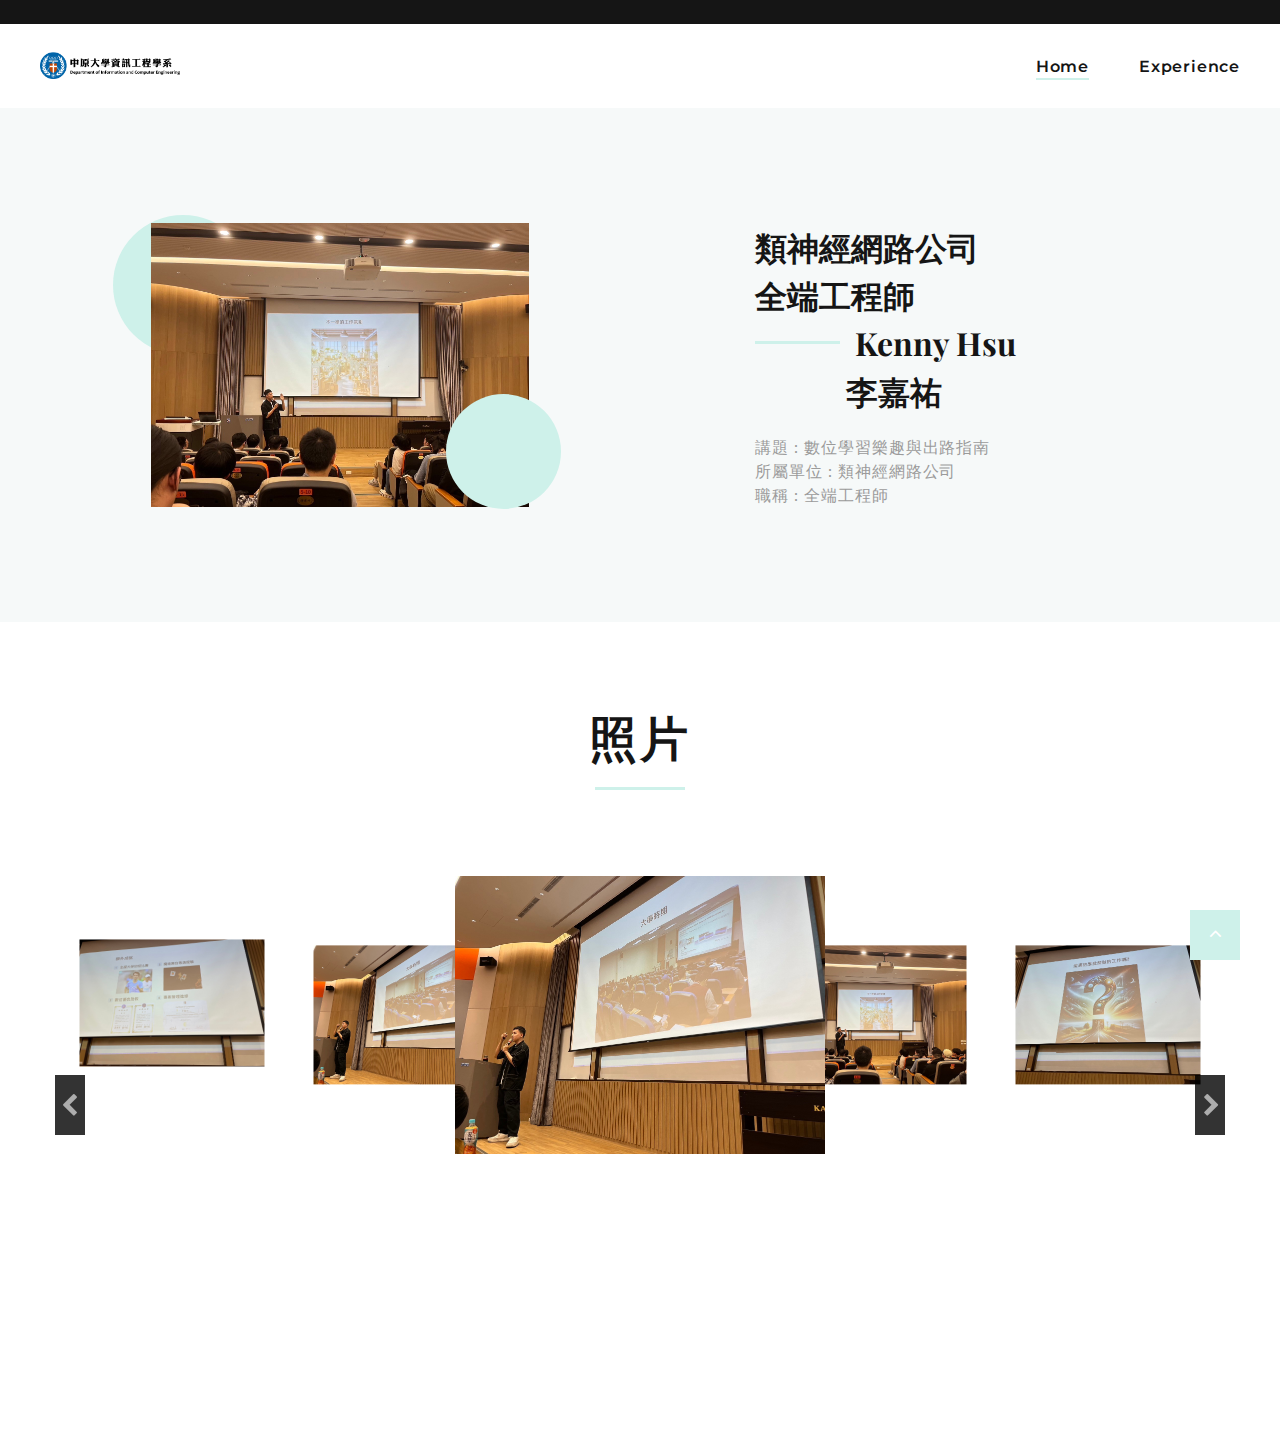
<file: 大三下/(Website)資訊工業講座 Seminar on Computer Industry/Website/index.html>
<!-- Page Title-->
<!DOCTYPE html>
<html class="wide wow-animation" lang="en">

<head>
  <title>資訊工業講座 4/10</title>
  <meta name="format-detection" content="telephone=no">
  <meta name="viewport"
    content="width=device-width, height=device-height, initial-scale=1.0, maximum-scale=1.0, user-scalable=0">
  <meta http-equiv="X-UA-Compatible" content="IE=edge">
  <meta charset="utf-8">
  <!-- <link rel="icon" href="images/favicon.ico" type="image/x-icon"> 如果要放網頁icon放這-->
  <!-- Stylesheets-->
  <link rel="stylesheet" type="text/css"
    href="//fonts.googleapis.com/css?family=Lato:300i,400,400i,700%7CMontserrat:400,500,600,700%7CPlayfair+Display:400,700,700i%7COswald:400,700,700i">
  <link rel="stylesheet" href="css/bootstrap.css">
  <link rel="stylesheet" href="css/fonts.css">
  <link rel="stylesheet" href="css/style.css">
  <style>
    .ie-panel {
      display: none;
      background: #212121;
      padding: 10px 0;
      box-shadow: 3px 3px 5px 0 rgba(0, 0, 0, .3);
      clear: both;
      text-align: center;
      position: relative;
      z-index: 1;
    }

    html.ie-10 .ie-panel,
    html.lt-ie-10 .ie-panel {
      display: block;
    }
  </style>
</head>

<body>
  <div class="ie-panel"><a href="http://windows.microsoft.com/en-US/internet-explorer/"><img
        src="images/ie8-panel/warning_bar_0000_us.jpg" height="42" width="820"
        alt="You are using an outdated browser. For a faster, safer browsing experience, upgrade for free today."></a>
  </div>
  <div class="preloader">
    <div class="preloader-body">
      <div class="cssload-jumping"><span></span><span></span><span></span><span></span><span></span></div>
    </div>
  </div>
  <div class="page">
    <!-- Page Header-->
    <header class="section page-header">
      <!-- RD Navbar-->
      <div class="rd-navbar-wrap">
        <nav class="rd-navbar rd-navbar-classic" data-layout="rd-navbar-fixed" data-sm-layout="rd-navbar-fixed"
          data-md-layout="rd-navbar-fixed" data-md-device-layout="rd-navbar-fixed" data-lg-layout="rd-navbar-static"
          data-lg-device-layout="rd-navbar-static" data-xl-layout="rd-navbar-static"
          data-xl-device-layout="rd-navbar-static" data-lg-stick-up-offset="46px" data-xl-stick-up-offset="46px"
          data-xxl-stick-up-offset="46px" data-lg-stick-up="true" data-xl-stick-up="true" data-xxl-stick-up="true">
          <div class="rd-navbar-collapse-toggle rd-navbar-fixed-element-1" data-rd-navbar-toggle=".rd-navbar-collapse">
            <span></span>
          </div>
          <div class="rd-navbar-aside-outer rd-navbar-collapse">
            <div class="rd-navbar-aside">
              <!-- 最上面黑色部分的內容，每一個html都有 -->
            </div>
          </div>
          <div class="rd-navbar-main-outer">
            <div class="rd-navbar-main">
              <!-- RD Navbar Panel-->
              <div class="rd-navbar-panel">
                <!-- RD Navbar Toggle-->
                <button class="rd-navbar-toggle" data-rd-navbar-toggle=".rd-navbar-nav-wrap"><span></span></button>
                <!-- RD Navbar Brand-->
                <div class="rd-navbar-brand"><a class="brand" href="index.html"><img src="images/ice-logo.png"
                      alt="home" width="257" height="84" /></a></div>
              </div>
              <div class="rd-navbar-main-element">
                <div class="rd-navbar-nav-wrap">
                  <!-- RD Navbar Nav-->
                  <ul class="rd-navbar-nav">
                    <!-- 放上面白色選單的右手邊，跳轉內容 -->
                    <li class="rd-nav-item active"><a class="rd-nav-link" href="index.html">Home</a>
                    </li>
                    <li class="rd-nav-item"><a class="rd-nav-link" href="experience.html">Experience</a>
                    </li>
                  </ul>
                </div>
              </div>
            </div>
          </div>
        </nav>
      </div>
    </header>
    <!-- Swiper-->

    <section class="section section-lg bg-gray-100">
      <div class="container">
        <div class="row row-50 align-items-lg-center justify-content-xl-between">
          <div class="col-lg-6 text-center">
            <div class="block-parallax-element"><span class="prev-element"
                data-parallax-scroll="{&quot;y&quot;: -30, &quot;x&quot;: 0,  &quot;smoothness&quot;: 50 }"></span><img
                src="images/photo2.jpg" alt="" width="378" height="463" /><span class="next-element"
                data-parallax-scroll="{&quot;y&quot;: 30, &quot;x&quot;: 0,  &quot;smoothness&quot;: 50 }"></span>
            </div>
          </div>
          <div class="col-lg-6 col-xl-5">
            <h3 class="heading-decorate">類神經網路公司<br>全端工程師
              <br><span class="divider"></span>Kenny
              Hsu<br>&nbsp&nbsp&nbsp&nbsp&nbsp&nbsp&nbsp&nbsp&nbsp&nbsp&nbsp&nbsp&nbsp李嘉祐
            </h3>
            <p class="big text-gray-800"></p>
            <p class="text-spacing-60">講題 : 數位學習樂趣與出路指南<br>所屬單位 : 類神經網路公司<br>職稱 : 全端工程師<br></p>
          </div>
        </div>
      </div>
    </section>

    <section class="section section-md bg-default text-center">
      <!--放照片用-->
      <div class="container">
        <h2>照片</h2>
        <div class="divider-lg"></div>
      </div>
      <div class="container">
        <div class="row row-20">
          <div class="col-12">
            <!-- Owl Carousel-->
            <div class="owl-carousel owl-carousel-center" data-items="1" data-md-items="3" data-xl-items="5"
              data-dots="false" data-nav="true" data-stage-padding="0" data-loop="true" data-margin="0"
              data-mouse-drag="false" data-center="true" data-autoplay="true">
              <div class="team-minimal">
                <figure><img src="images/photo1.jpg" alt="" width="370" height="370"></figure>
              </div>
              <div class="team-minimal">
                <figure><img src="images/photo2.jpg" alt="" width="370" height="370"></figure>
              </div>
              <div class="team-minimal">
                <figure><img src="images/photo3.jpg" alt="" width="370" height="370"></figure>
              </div>
              <div class="team-minimal">
                <figure><img src="images/photo4.jpg" alt="" width="370" height="370"></figure>
              </div>
              <div class="team-minimal">
                <figure><img src="images/photo5.jpg" alt="" width="370" height="370"></figure>
              </div>
              <div class="team-minimal">
                <figure><img src="images/photo6.jpg" alt="" width="370" height="370"></figure>
              </div>
              <div class="team-minimal">
                <figure><img src="images/photo7.jpg" alt="" width="370" height="370"></figure>
              </div>
              <div class="team-minimal">
                <figure><img src="images/photo8.jpg" alt="" width="370" height="370"></figure>
              </div>
              <div class="team-minimal">
                <figure><img src="images/photo9.jpg" alt="" width="370" height="370"></figure>
              </div>
            </div>
          </div>

        </div>
      </div>
    </section>


  </div>
  <!-- Global Mailform Output-->
  <div class="snackbars" id="form-output-global"></div>
  <!-- Javascript-->
  <script src="js/core.min.js"></script>
  <script src="js/script.js"></script>
</body>

</html>
</file>
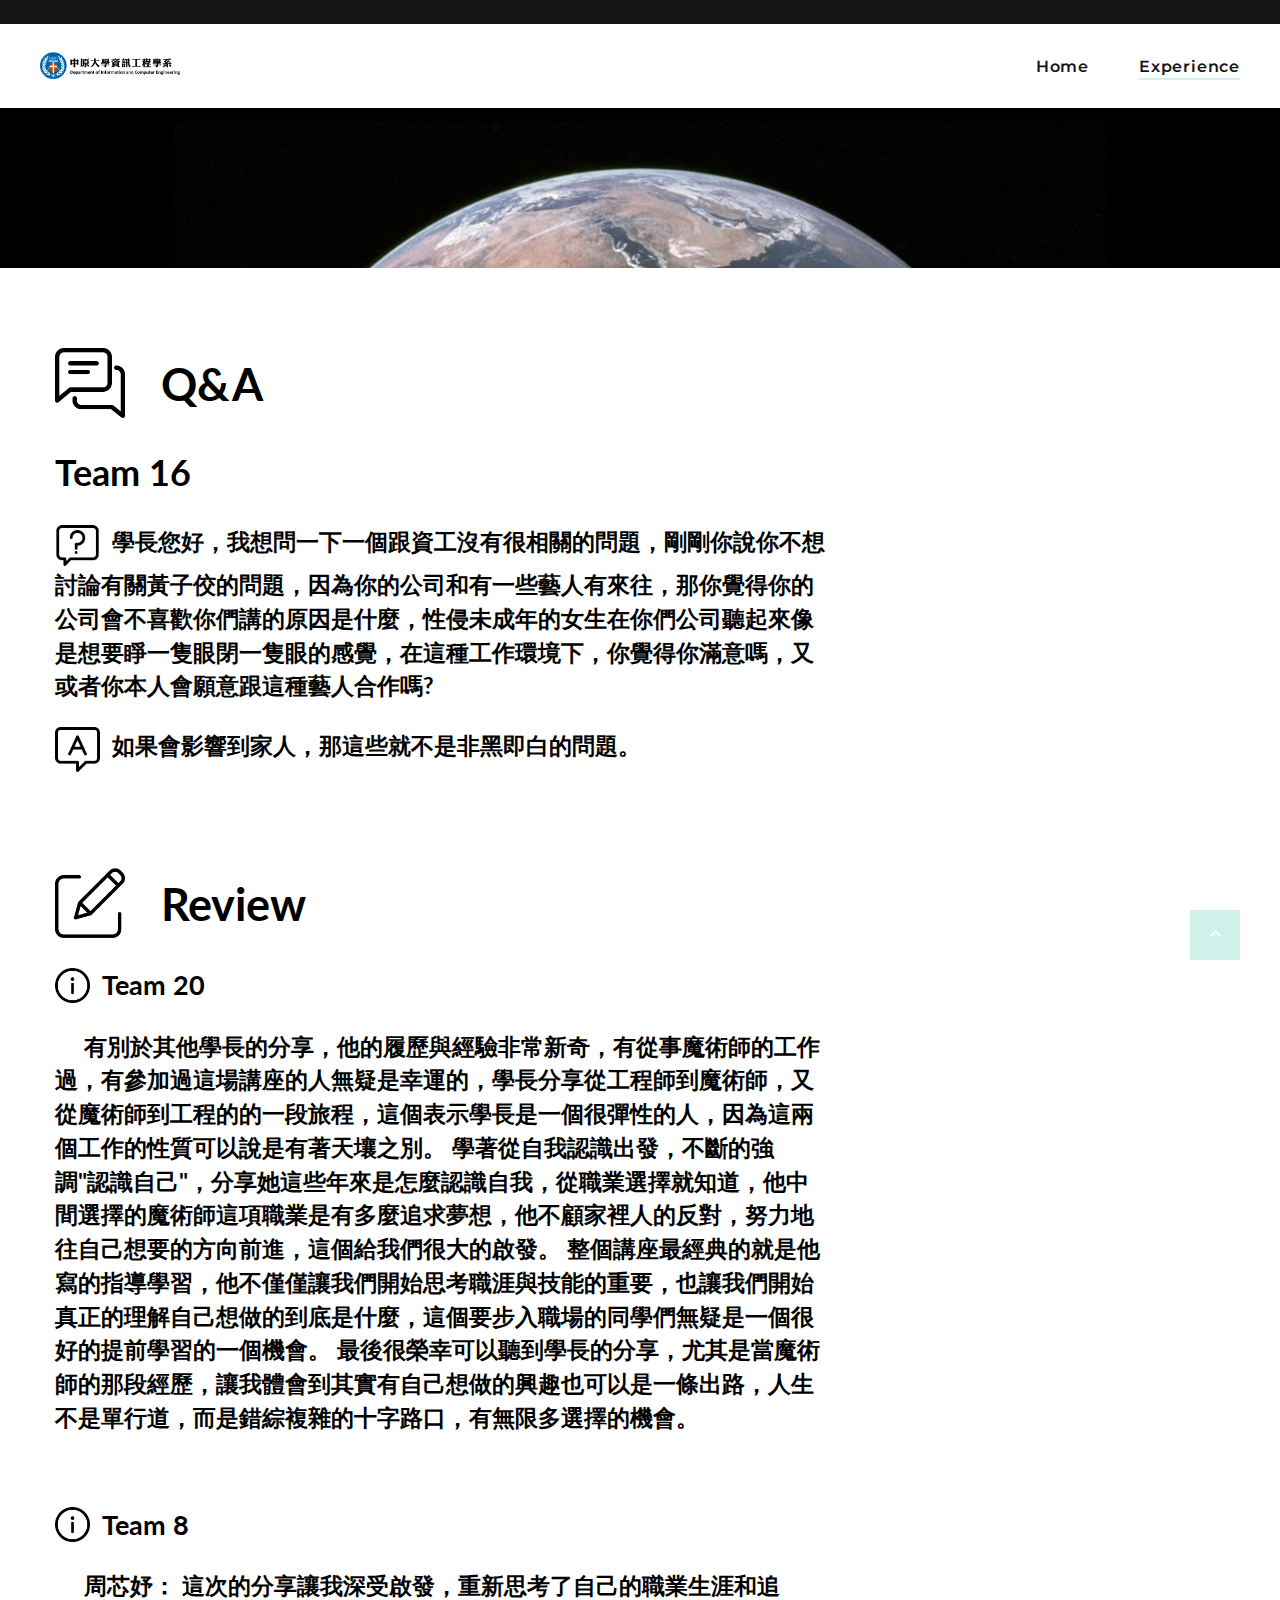
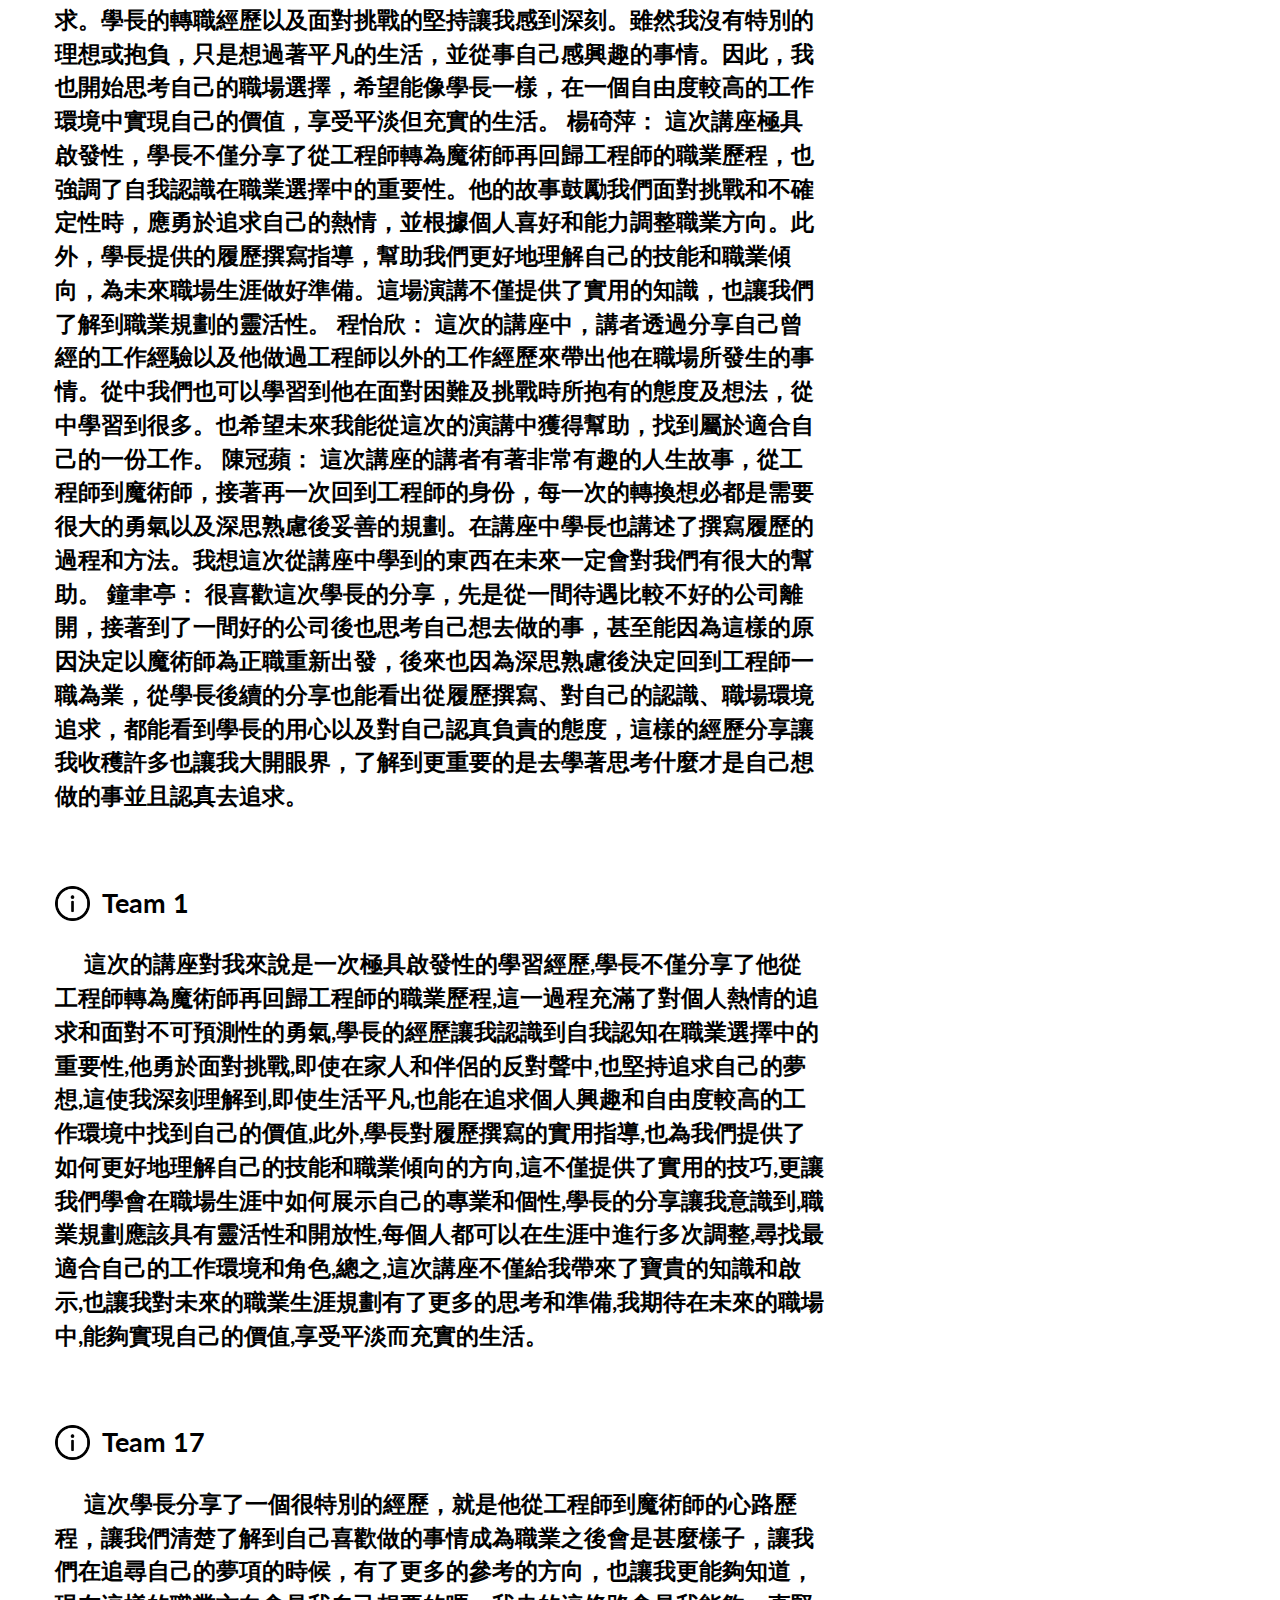
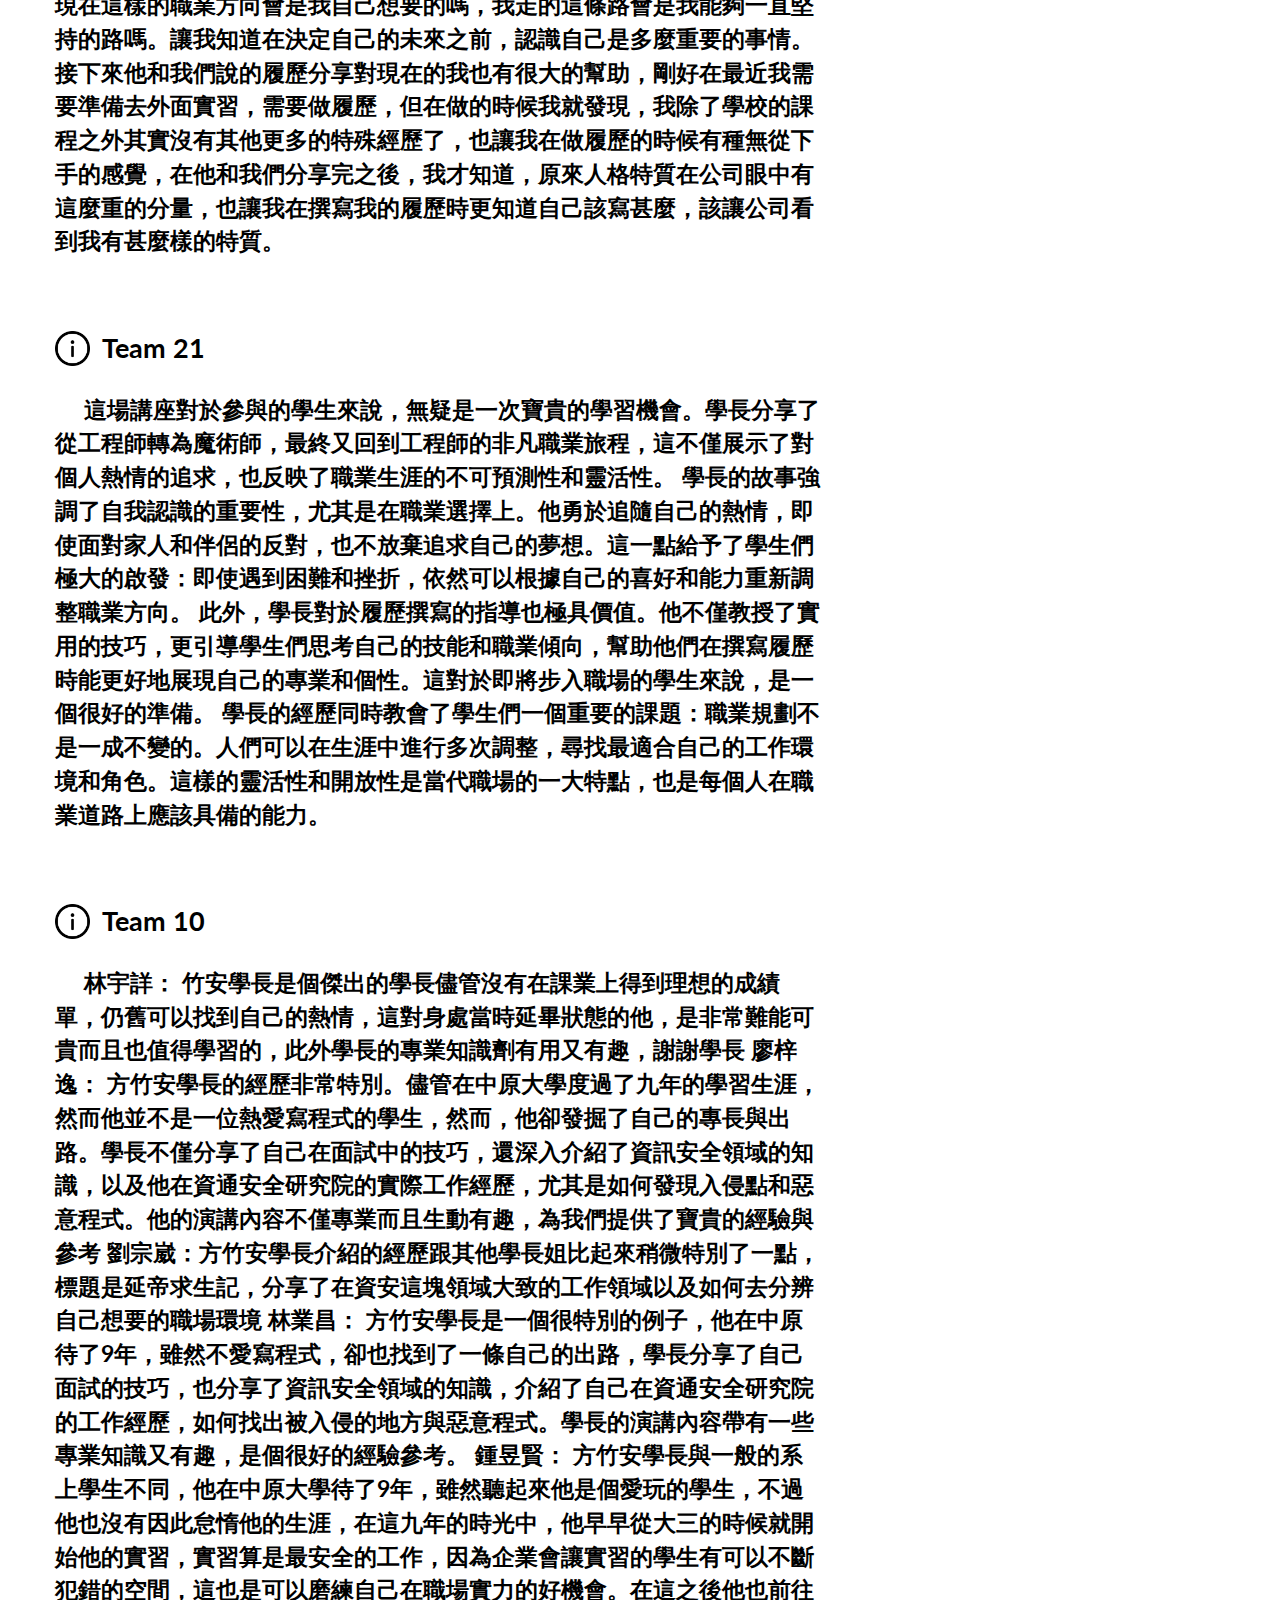
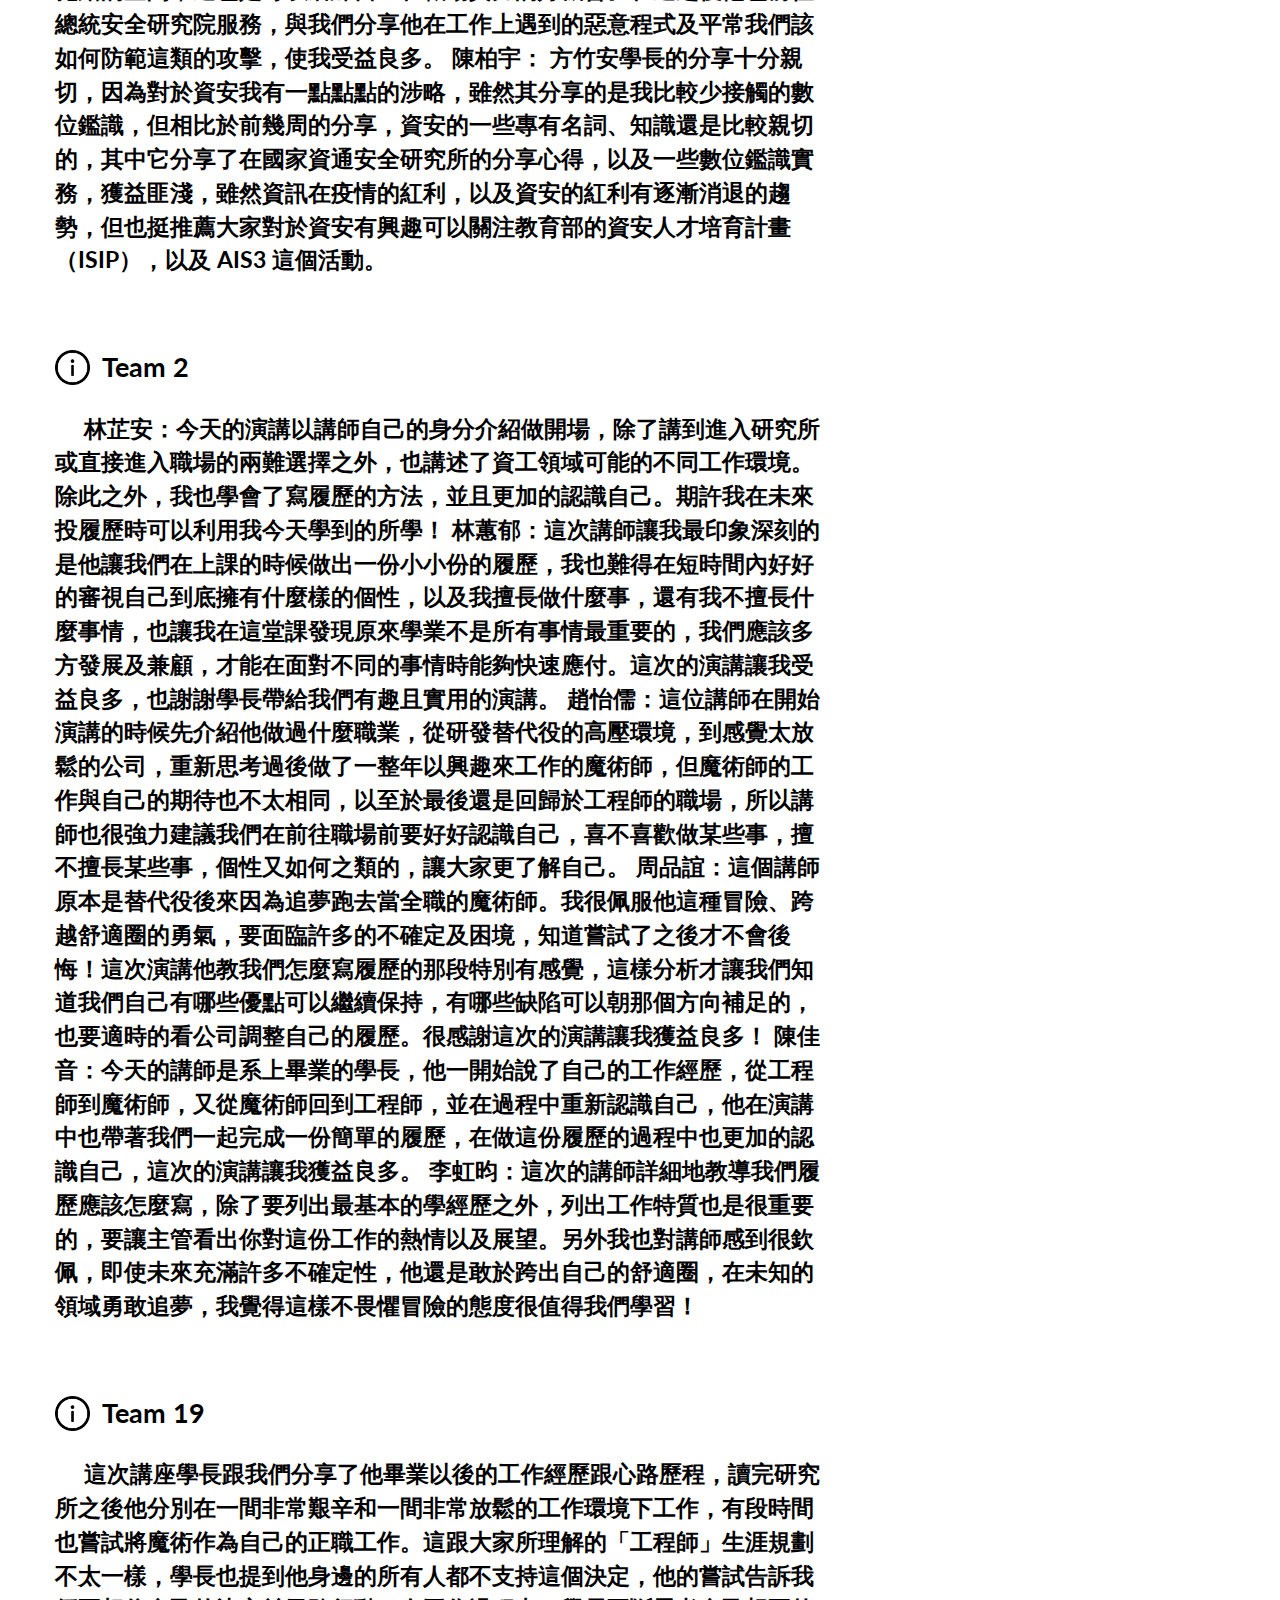
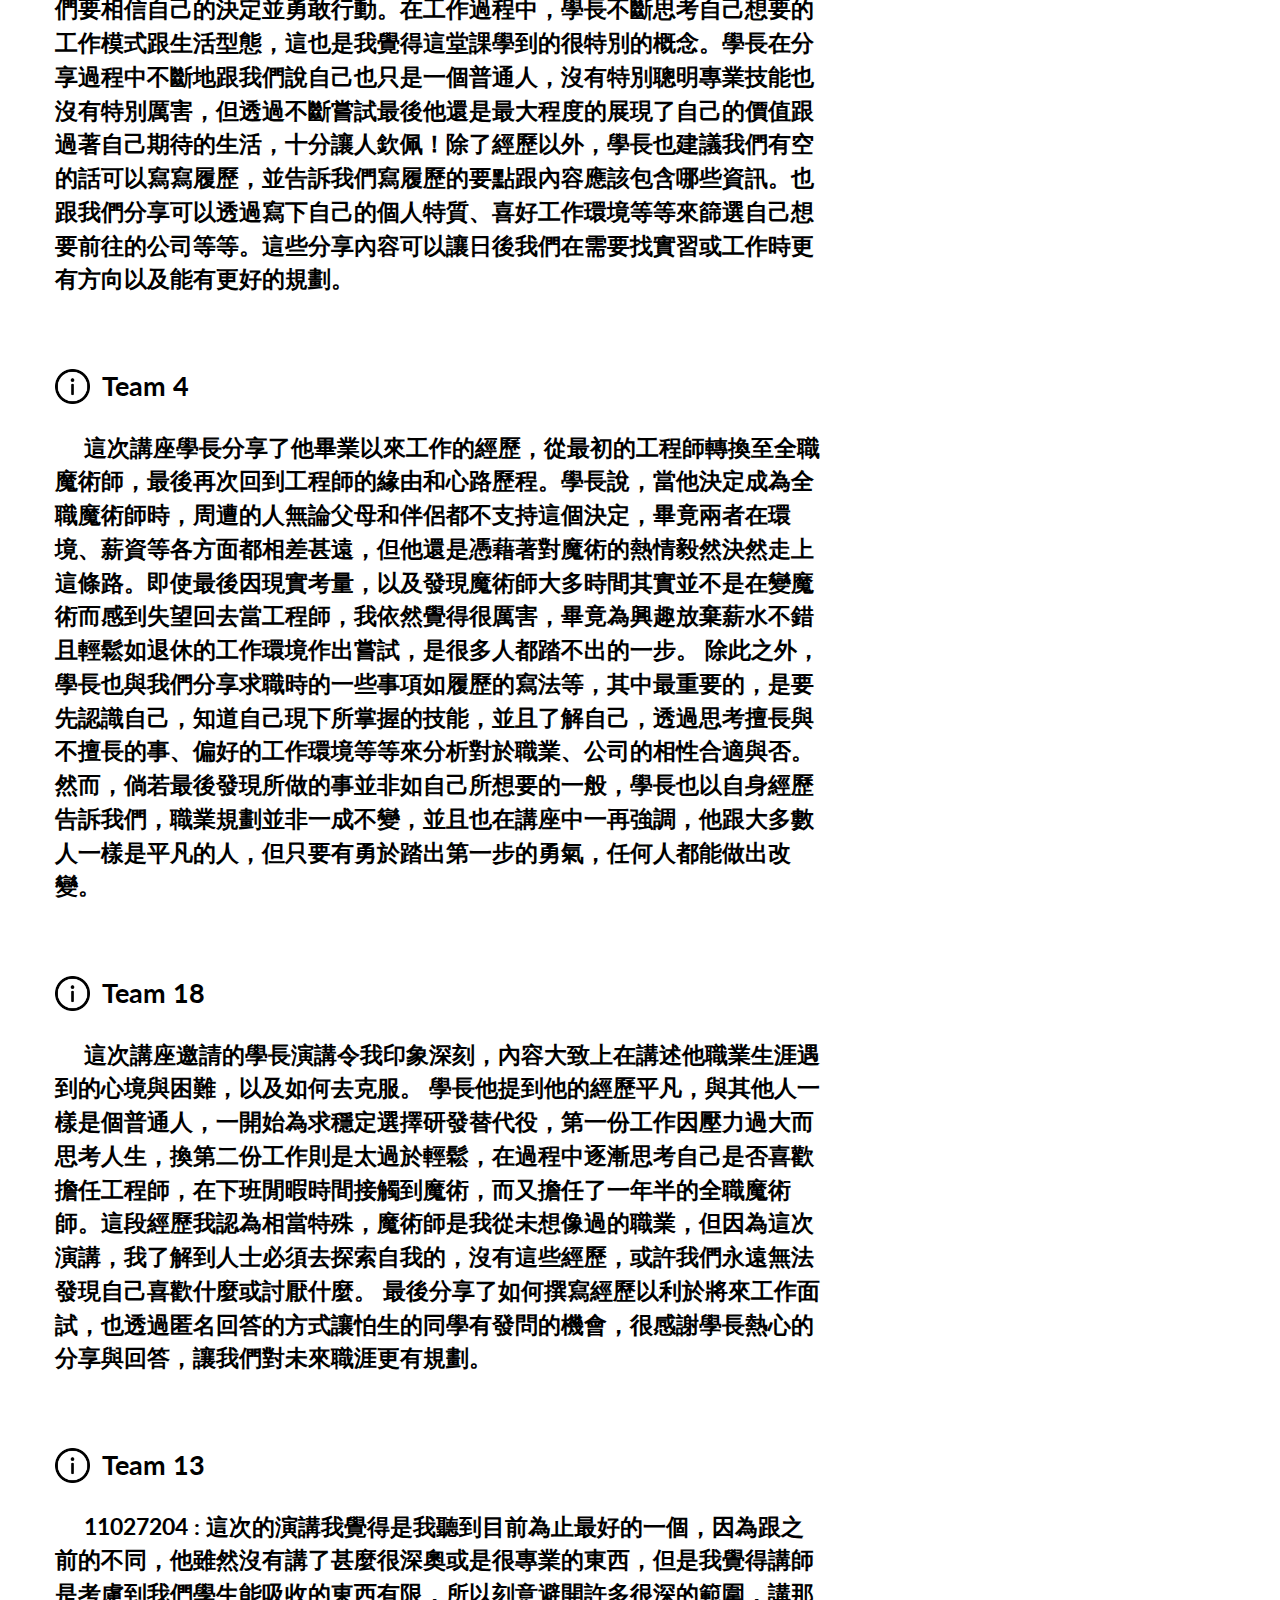
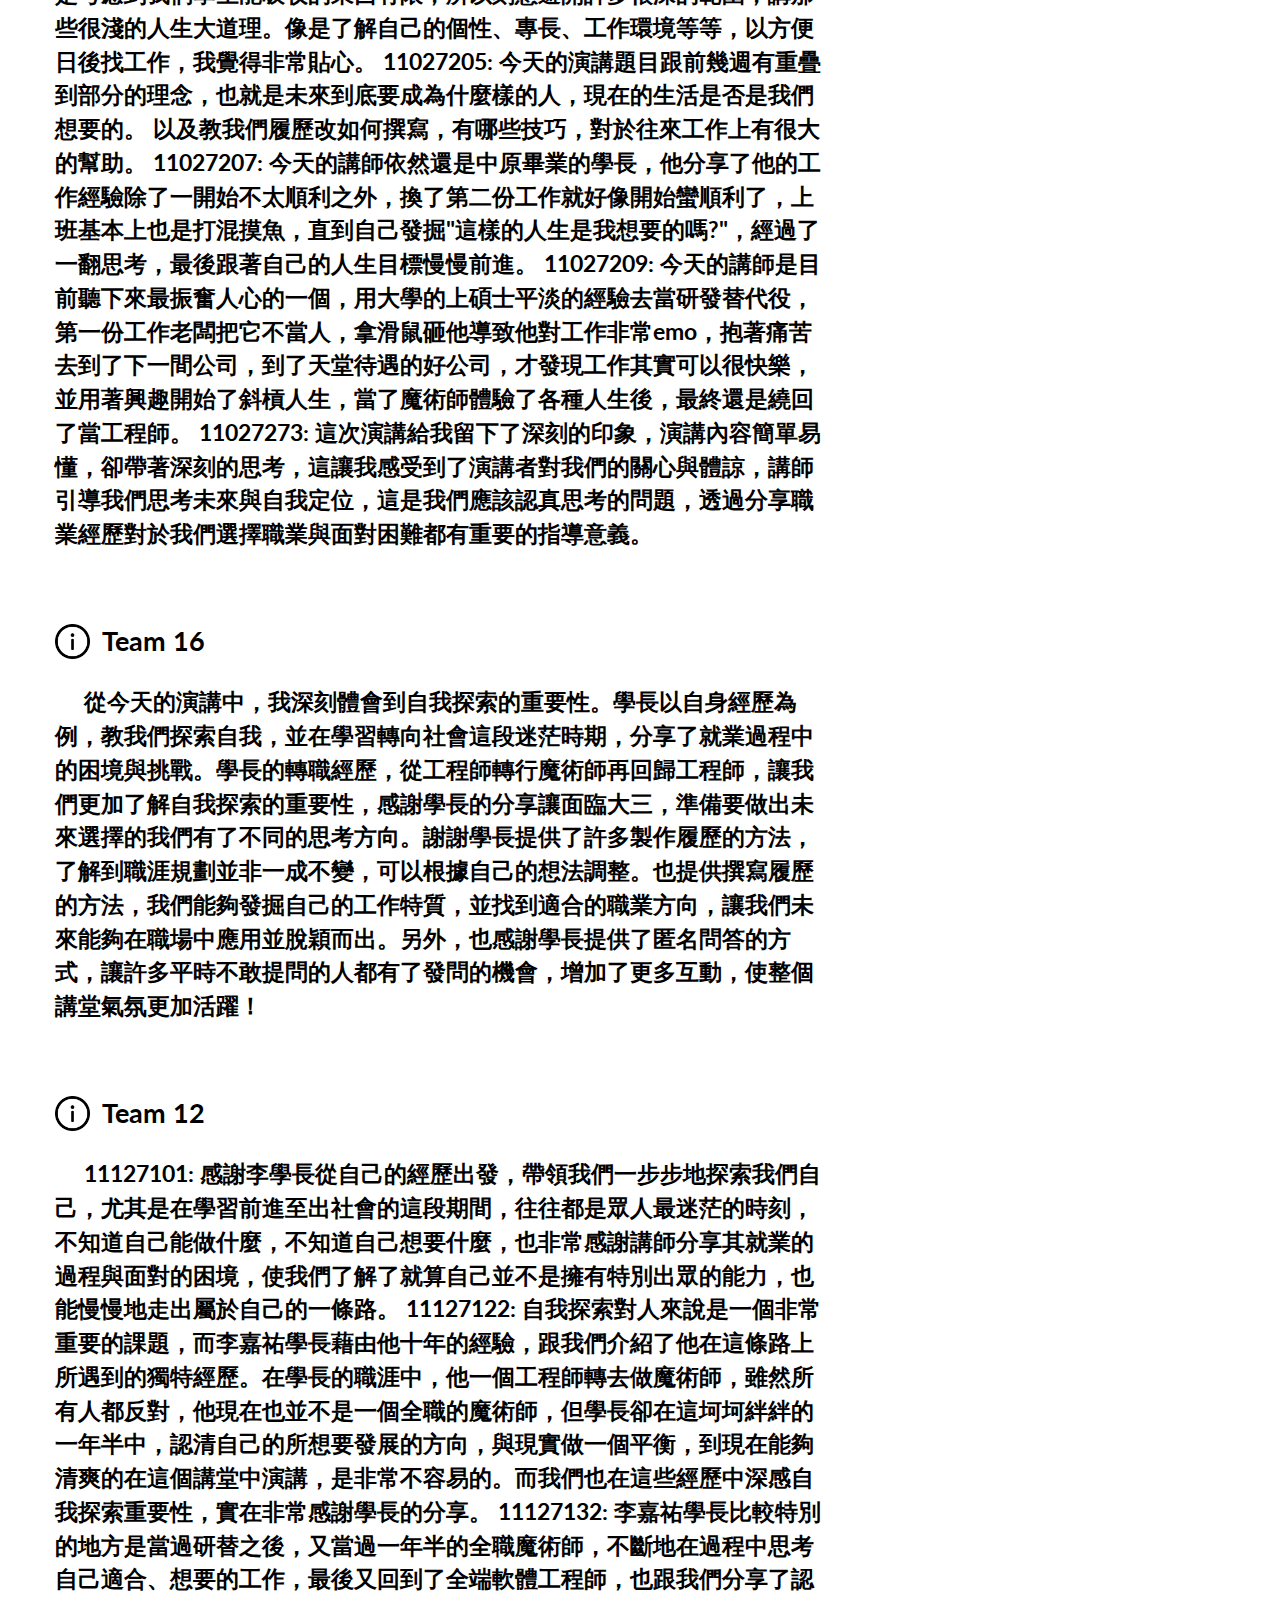
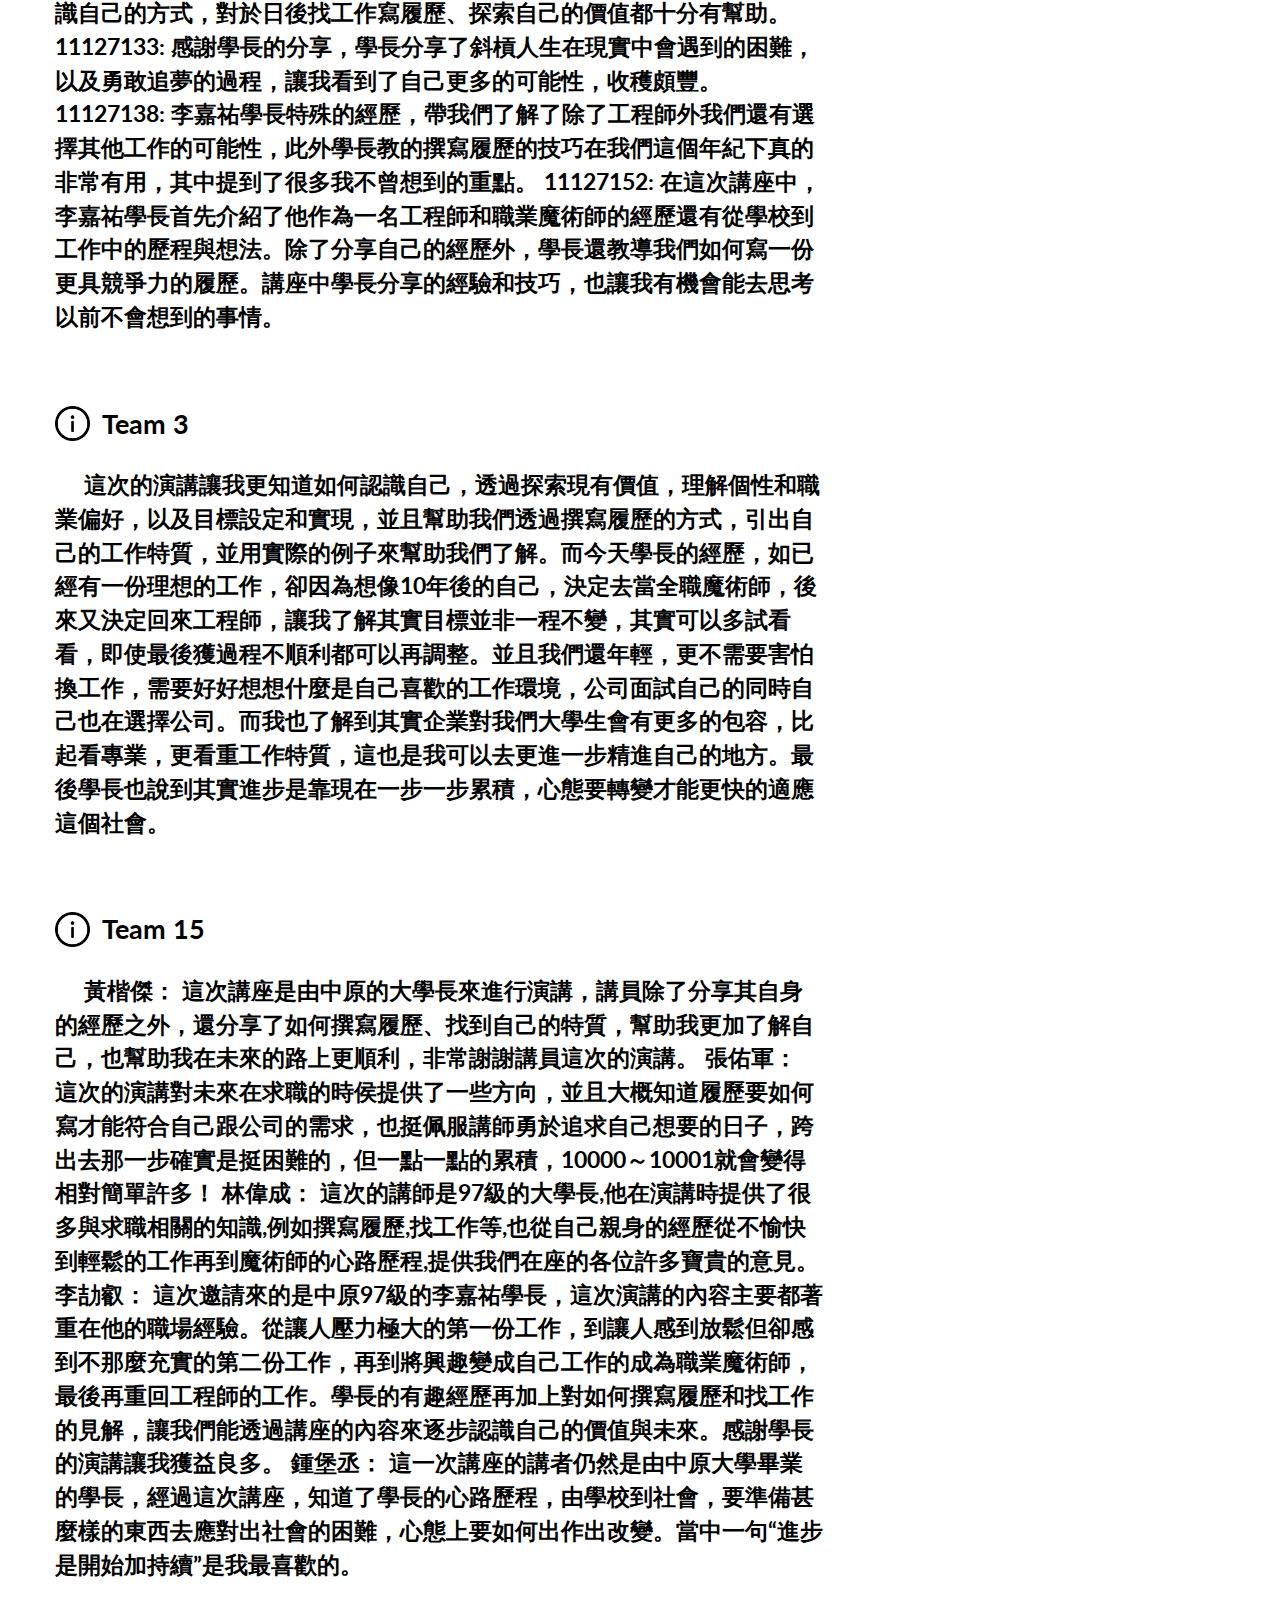
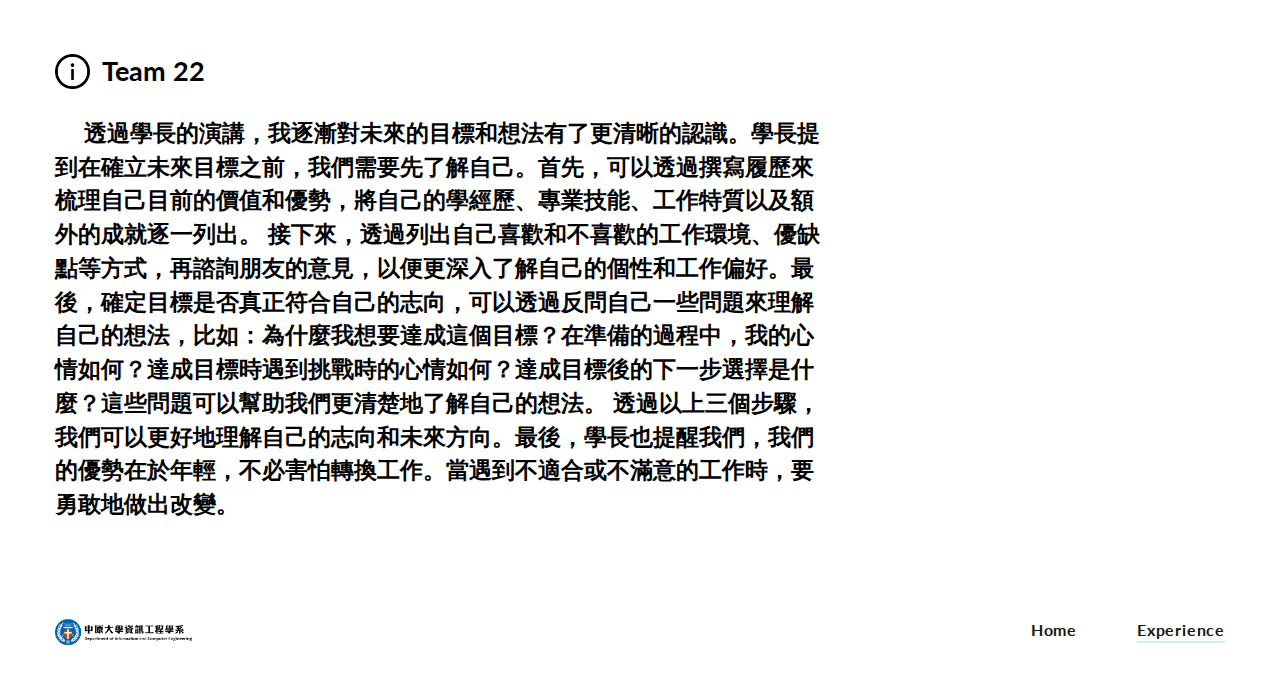
<file: 大三下/(Website)資訊工業講座 Seminar on Computer Industry/Website/experience.html>
<!-- Page Title-->
<!DOCTYPE html>
<html class="wide wow-animation" lang="en">

<head>
  <title>資訊工業講座 4/10</title>
  <meta name="format-detection" content="telephone=no">
  <meta name="viewport"
    content="width=device-width, height=device-height, initial-scale=1.0, maximum-scale=1.0, user-scalable=0">
  <meta http-equiv="X-UA-Compatible" content="IE=edge">
  <meta charset="utf-8">
  <!-- <link rel="icon" href="images/favicon.ico" type="image/x-icon"> -->
  <!-- Stylesheets-->
  <link rel="stylesheet" type="text/css"
    href="//fonts.googleapis.com/css?family=Lato:300i,400,400i,700%7CMontserrat:400,500,600,700%7CPlayfair+Display:400,700,700i%7COswald:400,700,700i">
  <link rel="stylesheet" href="css/bootstrap.css">
  <link rel="stylesheet" href="css/fonts.css">
  <link rel="stylesheet" href="css/style.css">
  <style>
    .ie-panel {
      display: none;
      background: #212121;
      padding: 10px 0;
      box-shadow: 3px 3px 5px 0 rgba(0, 0, 0, .3);
      clear: both;
      text-align: center;
      position: relative;
      z-index: 1;
    }

    html.ie-10 .ie-panel,
    html.lt-ie-10 .ie-panel {
      display: block;
    }
  </style>
</head>

<body>
  <div class="ie-panel"><a href="http://windows.microsoft.com/en-US/internet-explorer/"><img
        src="images/ie8-panel/warning_bar_0000_us.jpg" height="42" width="820"
        alt="You are using an outdated browser. For a faster, safer browsing experience, upgrade for free today."></a>
  </div>
  <div class="preloader">
    <div class="preloader-body">
      <div class="cssload-jumping"><span></span><span></span><span></span><span></span><span></span></div>
    </div>
  </div>
  <div class="page">
    <!-- Page Header-->
    <header class="section page-header">
      <!-- RD Navbar-->
      <div class="rd-navbar-wrap">
        <nav class="rd-navbar rd-navbar-classic" data-layout="rd-navbar-fixed" data-sm-layout="rd-navbar-fixed"
          data-md-layout="rd-navbar-fixed" data-md-device-layout="rd-navbar-fixed" data-lg-layout="rd-navbar-static"
          data-lg-device-layout="rd-navbar-static" data-xl-layout="rd-navbar-static"
          data-xl-device-layout="rd-navbar-static" data-lg-stick-up-offset="46px" data-xl-stick-up-offset="46px"
          data-xxl-stick-up-offset="46px" data-lg-stick-up="true" data-xl-stick-up="true" data-xxl-stick-up="true">
          <div class="rd-navbar-collapse-toggle rd-navbar-fixed-element-1" data-rd-navbar-toggle=".rd-navbar-collapse">
            <span></span>
          </div>
          <div class="rd-navbar-aside-outer rd-navbar-collapse">
            <div class="rd-navbar-aside">
              <!-- 最上面黑色部分的內容，每一個html都有 -->
            </div>
          </div>
          <div class="rd-navbar-main-outer">
            <div class="rd-navbar-main">
              <!-- RD Navbar Panel-->
              <div class="rd-navbar-panel">
                <!-- RD Navbar Toggle-->
                <button class="rd-navbar-toggle" data-rd-navbar-toggle=".rd-navbar-nav-wrap"><span></span></button>
                <!-- RD Navbar Brand-->
                <div class="rd-navbar-brand"><a class="brand" href="index.html"><img src="images/ice-logo.png"
                      alt="home" width="257" height="84" /></a></div>
              </div>
              <div class="rd-navbar-main-element">
                <div class="rd-navbar-nav-wrap">
                  <!-- RD Navbar Nav-->
                  <ul class="rd-navbar-nav">
                    <li class="rd-nav-item"><a class="rd-nav-link" href="index.html">Home</a>
                    </li>
                    <li class="rd-nav-item active"><a class="rd-nav-link" href="experience.html">Experience</a>
                    </li>
                  </ul>
                </div>
              </div>
            </div>
          </div>
        </nav>
      </div>
    </header>
    <section class="section-page-title" style="background-image: url(images/banner.jpg); background-size: cover;">
      <!-- ^^^這裡是背景圖片^^^ -->

    </section>

    <!-- Base typography -->
    <section class="section section-md bg-default">
      <div class="container">
        <div class="row row-50">
          <div class="col-xl-8">
            <ul class="list-xl">
              <img class="icon-photo" src="images/chat.png" width="70vh" /> &nbsp&nbsp&nbsp&nbsp&nbsp&nbsp&nbsp <span
                style="color: black; font-size: 5vh;"><b>Q&A</b></span>
              <li>
                <span style="color: black; font-size: 4vh;"><b>Team 16</b></span><br><br>
                <img src="images/quesion.png" width="45vw"> &nbsp <span
                  style="color: black; font-size: 2.5vh;"><b>學長您好，我想問一下一個跟資工沒有很相關的問題，剛剛你說你不想討論有關黃子佼的問題，因為你的公司和有一些藝人有來往，那你覺得你的公司會不喜歡你們講的原因是什麼，性侵未成年的女生在你們公司聽起來像是想要睜一隻眼閉一隻眼的感覺，在這種工作環境下，你覺得你滿意嗎，又或者你本人會願意跟這種藝人合作嗎?</b></span>
                <br><br>
                <img src="images/answer.png" width="45vw" /> &nbsp <span
                  style="color: black; font-size: 2.5vh;"><b>如果會影響到家人，那這些就不是非黑即白的問題。</b></span>
              </li>

              <br><br><br><br>
              <img class="icon-photo" src="images/note.png" width="70vw" /> &nbsp&nbsp&nbsp&nbsp&nbsp&nbsp&nbsp <span
                style="color: black; font-size: 5vh;"><b>Review</b></span>

              <li>
                <div style="display: flex; align-items: center;">
                  <img src="images/information.png" width="35vw">
                  &nbsp&nbsp&nbsp
                  <span style="color: black; font-size: 3vh;"><b>Team 20</b></span><br>
                </div>
                <br><span class="text_in_info"
                  style="color: black; font-size: 2.5vh;"><b>有別於其他學長的分享，他的履歷與經驗非常新奇，有從事魔術師的工作過，有參加過這場講座的人無疑是幸運的，學長分享從工程師到魔術師，又從魔術師到工程的的一段旅程，這個表示學長是一個很彈性的人，因為這兩個工作的性質可以說是有著天壤之別。

                    學著從自我認識出發，不斷的強調"認識自己"，分享她這些年來是怎麼認識自我，從職業選擇就知道，他中間選擇的魔術師這項職業是有多麼追求夢想，他不顧家裡人的反對，努力地往自己想要的方向前進，這個給我們很大的啟發。

                    整個講座最經典的就是他寫的指導學習，他不僅僅讓我們開始思考職涯與技能的重要，也讓我們開始真正的理解自己想做的到底是什麼，這個要步入職場的同學們無疑是一個很好的提前學習的一個機會。

                    最後很榮幸可以聽到學長的分享，尤其是當魔術師的那段經歷，讓我體會到其實有自己想做的興趣也可以是一條出路，人生不是單行道，而是錯綜複雜的十字路口，有無限多選擇的機會。</b></span>
              </li>

              <li>
                <div style="display: flex; align-items: center;">
                  <img src="images/information.png" width="35vw">
                  &nbsp&nbsp&nbsp
                  <span style="color: black; font-size: 3vh;"><b>Team 8</b></span><br>
                </div>
                <br><span class="text_in_info" style="color: black; font-size: 2.5vh;"><b>周芯妤：

                    這次的分享讓我深受啟發，重新思考了自己的職業生涯和追求。學長的轉職經歷以及面對挑戰的堅持讓我感到深刻。雖然我沒有特別的理想或抱負，只是想過著平凡的生活，並從事自己感興趣的事情。因此，我也開始思考自己的職場選擇，希望能像學長一樣，在一個自由度較高的工作環境中實現自己的價值，享受平淡但充實的生活。

                    楊碕萍：

                    這次講座極具啟發性，學長不僅分享了從工程師轉為魔術師再回歸工程師的職業歷程，也強調了自我認識在職業選擇中的重要性。他的故事鼓勵我們面對挑戰和不確定性時，應勇於追求自己的熱情，並根據個人喜好和能力調整職業方向。此外，學長提供的履歷撰寫指導，幫助我們更好地理解自己的技能和職業傾向，為未來職場生涯做好準備。這場演講不僅提供了實用的知識，也讓我們了解到職業規劃的靈活性。

                    程怡欣：

                    這次的講座中，講者透過分享自己曾經的工作經驗以及他做過工程師以外的工作經歷來帶出他在職場所發生的事情。從中我們也可以學習到他在面對困難及挑戰時所抱有的態度及想法，從中學習到很多。也希望未來我能從這次的演講中獲得幫助，找到屬於適合自己的一份工作。

                    陳冠蘋：

                    這次講座的講者有著非常有趣的人生故事，從工程師到魔術師，接著再一次回到工程師的身份，每一次的轉換想必都是需要很大的勇氣以及深思熟慮後妥善的規劃。在講座中學長也講述了撰寫履歷的過程和方法。我想這次從講座中學到的東西在未來一定會對我們有很大的幫助。

                    鐘聿亭：

                    很喜歡這次學長的分享，先是從一間待遇比較不好的公司離開，接著到了一間好的公司後也思考自己想去做的事，甚至能因為這樣的原因決定以魔術師為正職重新出發，後來也因為深思熟慮後決定回到工程師一職為業，從學長後續的分享也能看出從履歷撰寫、對自己的認識、職場環境追求，都能看到學長的用心以及對自己認真負責的態度，這樣的經歷分享讓我收穫許多也讓我大開眼界，了解到更重要的是去學著思考什麼才是自己想做的事並且認真去追求。

                  </b></span>
              </li>

              <li>
                <div style="display: flex; align-items: center;">
                  <img src="images/information.png" width="35vw">
                  &nbsp&nbsp&nbsp
                  <span style="color: black; font-size: 3vh;"><b>Team 1</b></span><br>
                </div>
                <br><span class="text_in_info" style="color: black; font-size: 2.5vh;"><b>
                    這次的講座對我來說是一次極具啟發性的學習經歷,學長不僅分享了他從工程師轉為魔術師再回歸工程師的職業歷程,這一過程充滿了對個人熱情的追求和面對不可預測性的勇氣,學長的經歷讓我認識到自我認知在職業選擇中的重要性,他勇於面對挑戰,即使在家人和伴侶的反對聲中,也堅持追求自己的夢想,這使我深刻理解到,即使生活平凡,也能在追求個人興趣和自由度較高的工作環境中找到自己的價值,此外,學長對履歷撰寫的實用指導,也為我們提供了如何更好地理解自己的技能和職業傾向的方向,這不僅提供了實用的技巧,更讓我們學會在職場生涯中如何展示自己的專業和個性,學長的分享讓我意識到,職業規劃應該具有靈活性和開放性,每個人都可以在生涯中進行多次調整,尋找最適合自己的工作環境和角色,總之,這次講座不僅給我帶來了寶貴的知識和啟示,也讓我對未來的職業生涯規劃有了更多的思考和準備,我期待在未來的職場中,能夠實現自己的價值,享受平淡而充實的生活。
                  </b></span>
              </li>

              <li>
                <div style="display: flex; align-items: center;">
                  <img src="images/information.png" width="35vw">
                  &nbsp&nbsp&nbsp
                  <span style="color: black; font-size: 3vh;"><b>Team 17</b></span><br>
                </div>
                <br><span class="text_in_info"
                  style="color: black; font-size: 2.5vh;"><b>這次學長分享了一個很特別的經歷，就是他從工程師到魔術師的心路歷程，讓我們清楚了解到自己喜歡做的事情成為職業之後會是甚麼樣子，讓我們在追尋自己的夢項的時候，有了更多的參考的方向，也讓我更能夠知道，現在這樣的職業方向會是我自己想要的嗎，我走的這條路會是我能夠一直堅持的路嗎。讓我知道在決定自己的未來之前，認識自己是多麼重要的事情。
                    接下來他和我們說的履歷分享對現在的我也有很大的幫助，剛好在最近我需要準備去外面實習，需要做履歷，但在做的時候我就發現，我除了學校的課程之外其實沒有其他更多的特殊經歷了，也讓我在做履歷的時候有種無從下手的感覺，在他和我們分享完之後，我才知道，原來人格特質在公司眼中有這麼重的分量，也讓我在撰寫我的履歷時更知道自己該寫甚麼，該讓公司看到我有甚麼樣的特質。</b></span>
              </li>

              <li>
                <div style="display: flex; align-items: center;">
                  <img src="images/information.png" width="35vw">
                  &nbsp&nbsp&nbsp
                  <span style="color: black; font-size: 3vh;"><b>Team 21</b></span><br>
                </div>
                <br><span class="text_in_info"
                  style="color: black; font-size: 2.5vh;"><b>這場講座對於參與的學生來說，無疑是一次寶貴的學習機會。學長分享了從工程師轉為魔術師，最終又回到工程師的非凡職業旅程，這不僅展示了對個人熱情的追求，也反映了職業生涯的不可預測性和靈活性。

                    學長的故事強調了自我認識的重要性，尤其是在職業選擇上。他勇於追隨自己的熱情，即使面對家人和伴侶的反對，也不放棄追求自己的夢想。這一點給予了學生們極大的啟發：即使遇到困難和挫折，依然可以根據自己的喜好和能力重新調整職業方向。

                    此外，學長對於履歷撰寫的指導也極具價值。他不僅教授了實用的技巧，更引導學生們思考自己的技能和職業傾向，幫助他們在撰寫履歷時能更好地展現自己的專業和個性。這對於即將步入職場的學生來說，是一個很好的準備。

                    學長的經歷同時教會了學生們一個重要的課題：職業規劃不是一成不變的。人們可以在生涯中進行多次調整，尋找最適合自己的工作環境和角色。這樣的靈活性和開放性是當代職場的一大特點，也是每個人在職業道路上應該具備的能力。</b></span>
              </li>

              <li>
                <div style="display: flex; align-items: center;">
                  <img src="images/information.png" width="35vw">
                  &nbsp&nbsp&nbsp
                  <span style="color: black; font-size: 3vh;"><b>Team 10</b></span><br>
                </div>
                <br><span class="text_in_info" style="color: black; font-size: 2.5vh;"><b>林宇詳：

                    竹安學長是個傑出的學長儘管沒有在課業上得到理想的成績單，仍舊可以找到自己的熱情，這對身處當時延畢狀態的他，是非常難能可貴而且也值得學習的，此外學長的專業知識劑有用又有趣，謝謝學長

                    廖梓逸：

                    方竹安學長的經歷非常特別。儘管在中原大學度過了九年的學習生涯，然而他並不是一位熱愛寫程式的學生，然而，他卻發掘了自己的專長與出路。學長不僅分享了自己在面試中的技巧，還深入介紹了資訊安全領域的知識，以及他在資通安全研究院的實際工作經歷，尤其是如何發現入侵點和惡意程式。他的演講內容不僅專業而且生動有趣，為我們提供了寶貴的經驗與參考

                    劉宗崴：方竹安學長介紹的經歷跟其他學長姐比起來稍微特別了一點，標題是延帝求生記，分享了在資安這塊領域大致的工作領域以及如何去分辨自己想要的職場環境

                    林業昌：

                    方竹安學長是一個很特別的例子，他在中原待了9年，雖然不愛寫程式，卻也找到了一條自己的出路，學長分享了自己面試的技巧，也分享了資訊安全領域的知識，介紹了自己在資通安全研究院的工作經歷，如何找出被入侵的地方與惡意程式。學長的演講內容帶有一些專業知識又有趣，是個很好的經驗參考。

                    鍾昱賢：

                    方竹安學長與一般的系上學生不同，他在中原大學待了9年，雖然聽起來他是個愛玩的學生，不過他也沒有因此怠惰他的生涯，在這九年的時光中，他早早從大三的時候就開始他的實習，實習算是最安全的工作，因為企業會讓實習的學生有可以不斷犯錯的空間，這也是可以磨練自己在職場實力的好機會。在這之後他也前往總統安全研究院服務，與我們分享他在工作上遇到的惡意程式及平常我們該如何防範這類的攻擊，使我受益良多。

                    陳柏宇：

                    方竹安學長的分享十分親切，因為對於資安我有一點點點的涉略，雖然其分享的是我比較少接觸的數位鑑識，但相比於前幾周的分享，資安的一些專有名詞、知識還是比較親切的，其中它分享了在國家資通安全研究所的分享心得，以及一些數位鑑識實務，獲益匪淺，雖然資訊在疫情的紅利，以及資安的紅利有逐漸消退的趨勢，但也挺推薦大家對於資安有興趣可以關注教育部的資安人才培育計畫（ISIP），以及
                    AIS3 這個活動。</b></span>
              </li>

              <li>
                <div style="display: flex; align-items: center;">
                  <img src="images/information.png" width="35vw">
                  &nbsp&nbsp&nbsp
                  <span style="color: black; font-size: 3vh;"><b>Team 2</b></span><br>
                </div>
                <br><span class="text_in_info"
                  style="color: black; font-size: 2.5vh;"><b>林芷安：今天的演講以講師自己的身分介紹做開場，除了講到進入研究所或直接進入職場的兩難選擇之外，也講述了資工領域可能的不同工作環境。除此之外，我也學會了寫履歷的方法，並且更加的認識自己。期許我在未來投履歷時可以利用我今天學到的所學！

                    林蕙郁：這次講師讓我最印象深刻的是他讓我們在上課的時候做出一份小小份的履歷，我也難得在短時間內好好的審視自己到底擁有什麼樣的個性，以及我擅長做什麼事，還有我不擅長什麼事情，也讓我在這堂課發現原來學業不是所有事情最重要的，我們應該多方發展及兼顧，才能在面對不同的事情時能夠快速應付。這次的演講讓我受益良多，也謝謝學長帶給我們有趣且實用的演講。

                    趙怡儒：這位講師在開始演講的時候先介紹他做過什麼職業，從研發替代役的高壓環境，到感覺太放鬆的公司，重新思考過後做了一整年以興趣來工作的魔術師，但魔術師的工作與自己的期待也不太相同，以至於最後還是回歸於工程師的職場，所以講師也很強力建議我們在前往職場前要好好認識自己，喜不喜歡做某些事，擅不擅長某些事，個性又如何之類的，讓大家更了解自己。

                    周品誼：這個講師原本是替代役後來因為追夢跑去當全職的魔術師。我很佩服他這種冒險、跨越舒適圈的勇氣，要面臨許多的不確定及困境，知道嘗試了之後才不會後悔！這次演講他教我們怎麼寫履歷的那段特別有感覺，這樣分析才讓我們知道我們自己有哪些優點可以繼續保持，有哪些缺陷可以朝那個方向補足的，也要適時的看公司調整自己的履歷。很感謝這次的演講讓我獲益良多！

                    陳佳音：今天的講師是系上畢業的學長，他一開始說了自己的工作經歷，從工程師到魔術師，又從魔術師回到工程師，並在過程中重新認識自己，他在演講中也帶著我們一起完成一份簡單的履歷，在做這份履歷的過程中也更加的認識自己，這次的演講讓我獲益良多。

                    李虹昀：這次的講師詳細地教導我們履歷應該怎麼寫，除了要列出最基本的學經歷之外，列出工作特質也是很重要的，要讓主管看出你對這份工作的熱情以及展望。另外我也對講師感到很欽佩，即使未來充滿許多不確定性，他還是敢於跨出自己的舒適圈，在未知的領域勇敢追夢，我覺得這樣不畏懼冒險的態度很值得我們學習！</b></span>
              </li>

              <li>
                <div style="display: flex; align-items: center;">
                  <img src="images/information.png" width="35vw">
                  &nbsp&nbsp&nbsp
                  <span style="color: black; font-size: 3vh;"><b>Team 19</b></span><br>
                </div>
                <br><span class="text_in_info"
                  style="color: black; font-size: 2.5vh;"><b>這次講座學長跟我們分享了他畢業以後的工作經歷跟心路歷程，讀完研究所之後他分別在一間非常艱辛和一間非常放鬆的工作環境下工作，有段時間也嘗試將魔術作為自己的正職工作。這跟大家所理解的「工程師」生涯規劃不太一樣，學長也提到他身邊的所有人都不支持這個決定，他的嘗試告訴我們要相信自己的決定並勇敢行動。在工作過程中，學長不斷思考自己想要的工作模式跟生活型態，這也是我覺得這堂課學到的很特別的概念。學長在分享過程中不斷地跟我們說自己也只是一個普通人，沒有特別聰明專業技能也沒有特別厲害，但透過不斷嘗試最後他還是最大程度的展現了自己的價值跟過著自己期待的生活，十分讓人欽佩！除了經歷以外，學長也建議我們有空的話可以寫寫履歷，並告訴我們寫履歷的要點跟內容應該包含哪些資訊。也跟我們分享可以透過寫下自己的個人特質、喜好工作環境等等來篩選自己想要前往的公司等等。這些分享內容可以讓日後我們在需要找實習或工作時更有方向以及能有更好的規劃。</b></span>
              </li>

              <li>
                <div style="display: flex; align-items: center;">
                  <img src="images/information.png" width="35vw">
                  &nbsp&nbsp&nbsp
                  <span style="color: black; font-size: 3vh;"><b>Team 4</b></span><br>
                </div>
                <br><span class="text_in_info" style="color: black; font-size: 2.5vh;"><b>
                    這次講座學長分享了他畢業以來工作的經歷，從最初的工程師轉換至全職魔術師，最後再次回到工程師的緣由和心路歷程。學長說，當他決定成為全職魔術師時，周遭的人無論父母和伴侶都不支持這個決定，畢竟兩者在環境、薪資等各方面都相差甚遠，但他還是憑藉著對魔術的熱情毅然決然走上這條路。即使最後因現實考量，以及發現魔術師大多時間其實並不是在變魔術而感到失望回去當工程師，我依然覺得很厲害，畢竟為興趣放棄薪水不錯且輕鬆如退休的工作環境作出嘗試，是很多人都踏不出的一步。

                    除此之外，學長也與我們分享求職時的一些事項如履歷的寫法等，其中最重要的，是要先認識自己，知道自己現下所掌握的技能，並且了解自己，透過思考擅長與不擅長的事、偏好的工作環境等等來分析對於職業、公司的相性合適與否。然而，倘若最後發現所做的事並非如自己所想要的一般，學長也以自身經歷告訴我們，職業規劃並非一成不變，並且也在講座中一再強調，他跟大多數人一樣是平凡的人，但只要有勇於踏出第一步的勇氣，任何人都能做出改變。</b></span>
              </li>

              <li>
                <div style="display: flex; align-items: center;">
                  <img src="images/information.png" width="35vw">
                  &nbsp&nbsp&nbsp
                  <span style="color: black; font-size: 3vh;"><b>Team 18</b></span><br>
                </div>
                <br><span class="text_in_info"
                  style="color: black; font-size: 2.5vh;"><b>這次講座邀請的學長演講令我印象深刻，內容大致上在講述他職業生涯遇到的心境與困難，以及如何去克服。

                    學長他提到他的經歷平凡，與其他人一樣是個普通人，一開始為求穩定選擇研發替代役，第一份工作因壓力過大而思考人生，換第二份工作則是太過於輕鬆，在過程中逐漸思考自己是否喜歡擔任工程師，在下班閒暇時間接觸到魔術，而又擔任了一年半的全職魔術師。這段經歷我認為相當特殊，魔術師是我從未想像過的職業，但因為這次演講，我了解到人士必須去探索自我的，沒有這些經歷，或許我們永遠無法發現自己喜歡什麼或討厭什麼。

                    最後分享了如何撰寫經歷以利於將來工作面試，也透過匿名回答的方式讓怕生的同學有發問的機會，很感謝學長熱心的分享與回答，讓我們對未來職涯更有規劃。</b></span>
              </li>

              <li>
                <div style="display: flex; align-items: center;">
                  <img src="images/information.png" width="35vw">
                  &nbsp&nbsp&nbsp
                  <span style="color: black; font-size: 3vh;"><b>Team 13</b></span><br>
                </div>
                <br><span class="text_in_info" style="color: black; font-size: 2.5vh;"><b>11027204 :
                    這次的演講我覺得是我聽到目前為止最好的一個，因為跟之前的不同，他雖然沒有講了甚麼很深奧或是很專業的東西，但是我覺得講師是考慮到我們學生能吸收的東西有限，所以刻意避開許多很深的範圍，講那些很淺的人生大道理。像是了解自己的個性、專長、工作環境等等，以方便日後找工作，我覺得非常貼心。


                    11027205:
                    今天的演講題目跟前幾週有重疊到部分的理念，也就是未來到底要成為什麼樣的人，現在的生活是否是我們想要的。
                    以及教我們履歷改如何撰寫，有哪些技巧，對於往來工作上有很大的幫助。


                    11027207:
                    今天的講師依然還是中原畢業的學長，他分享了他的工作經驗除了一開始不太順利之外，換了第二份工作就好像開始蠻順利了，上班基本上也是打混摸魚，直到自己發掘"這樣的人生是我想要的嗎?"，經過了一翻思考，最後跟著自己的人生目標慢慢前進。


                    11027209:
                    今天的講師是目前聽下來最振奮人心的一個，用大學的上碩士平淡的經驗去當研發替代役，第一份工作老闆把它不當人，拿滑鼠砸他導致他對工作非常emo，抱著痛苦去到了下一間公司，到了天堂待遇的好公司，才發現工作其實可以很快樂，並用著興趣開始了斜槓人生，當了魔術師體驗了各種人生後，最終還是繞回了當工程師。

                    11027273:
                    這次演講給我留下了深刻的印象，演講內容簡單易懂，卻帶著深刻的思考，這讓我感受到了演講者對我們的關心與體諒，講師引導我們思考未來與自我定位，這是我們應該認真思考的問題，透過分享職業經歷對於我們選擇職業與面對困難都有重要的指導意義。

                  </b></span>
              </li>

              <li>
                <div style="display: flex; align-items: center;">
                  <img src="images/information.png" width="35vw">
                  &nbsp&nbsp&nbsp
                  <span style="color: black; font-size: 3vh;"><b>Team 16</b></span><br>
                </div>
                <br><span class="text_in_info"
                  style="color: black; font-size: 2.5vh;"><b>從今天的演講中，我深刻體會到自我探索的重要性。學長以自身經歷為例，教我們探索自我，並在學習轉向社會這段迷茫時期，分享了就業過程中的困境與挑戰。學長的轉職經歷，從工程師轉行魔術師再回歸工程師，讓我們更加了解自我探索的重要性，感謝學長的分享讓面臨大三，準備要做出未來選擇的我們有了不同的思考方向。謝謝學長提供了許多製作履歷的方法，了解到職涯規劃並非一成不變，可以根據自己的想法調整。也提供撰寫履歷的方法，我們能夠發掘自己的工作特質，並找到適合的職業方向，讓我們未來能夠在職場中應用並脫穎而出。另外，也感謝學長提供了匿名問答的方式，讓許多平時不敢提問的人都有了發問的機會，增加了更多互動，使整個講堂氣氛更加活躍！</b></span>
              </li>

              <li>
                <div style="display: flex; align-items: center;">
                  <img src="images/information.png" width="35vw">
                  &nbsp&nbsp&nbsp
                  <span style="color: black; font-size: 3vh;"><b>Team 12</b></span><br>
                </div>
                <br><span class="text_in_info" style="color: black; font-size: 2.5vh;"><b>11127101:
                    感謝李學長從自己的經歷出發，帶領我們一步步地探索我們自己，尤其是在學習前進至出社會的這段期間，往往都是眾人最迷茫的時刻，不知道自己能做什麼，不知道自己想要什麼，也非常感謝講師分享其就業的過程與面對的困境，使我們了解了就算自己並不是擁有特別出眾的能力，也能慢慢地走出屬於自己的一條路。

                    11127122:
                    自我探索對人來說是一個非常重要的課題，而李嘉祐學長藉由他十年的經驗，跟我們介紹了他在這條路上所遇到的獨特經歷。在學長的職涯中，他一個工程師轉去做魔術師，雖然所有人都反對，他現在也並不是一個全職的魔術師，但學長卻在這坷坷絆絆的一年半中，認清自己的所想要發展的方向，與現實做一個平衡，到現在能夠清爽的在這個講堂中演講，是非常不容易的。而我們也在這些經歷中深感自我探索重要性，實在非常感謝學長的分享。

                    11127132:
                    李嘉祐學長比較特別的地方是當過研替之後，又當過一年半的全職魔術師，不斷地在過程中思考自己適合、想要的工作，最後又回到了全端軟體工程師，也跟我們分享了認識自己的方式，對於日後找工作寫履歷、探索自己的價值都十分有幫助。

                    11127133: 感謝學長的分享，學長分享了斜槓人生在現實中會遇到的困難，以及勇敢追夢的過程，讓我看到了自己更多的可能性，收穫頗豐。

                    11127138: 李嘉祐學長特殊的經歷，帶我們了解了除了工程師外我們還有選擇其他工作的可能性，此外學長教的撰寫履歷的技巧在我們這個年紀下真的非常有用，其中提到了很多我不曾想到的重點。

                    11127152:
                    在這次講座中，李嘉祐學長首先介紹了他作為一名工程師和職業魔術師的經歷還有從學校到工作中的歷程與想法。除了分享自己的經歷外，學長還教導我們如何寫一份更具競爭力的履歷。講座中學長分享的經驗和技巧，也讓我有機會能去思考以前不會想到的事情。</b></span>
              </li>

              <li>
                <div style="display: flex; align-items: center;">
                  <img src="images/information.png" width="35vw">
                  &nbsp&nbsp&nbsp
                  <span style="color: black; font-size: 3vh;"><b>Team 3</b></span><br>
                </div>
                <br><span class="text_in_info"
                  style="color: black; font-size: 2.5vh;"><b>這次的演講讓我更知道如何認識自己，透過探索現有價值，理解個性和職業偏好，以及目標設定和實現，並且幫助我們透過撰寫履歷的方式，引出自己的工作特質，並用實際的例子來幫助我們了解。而今天學長的經歷，如已經有一份理想的工作，卻因為想像10年後的自己，決定去當全職魔術師，後來又決定回來工程師，讓我了解其實目標並非一程不變，其實可以多試看看，即使最後獲過程不順利都可以再調整。並且我們還年輕，更不需要害怕換工作，需要好好想想什麼是自己喜歡的工作環境，公司面試自己的同時自己也在選擇公司。而我也了解到其實企業對我們大學生會有更多的包容，比起看專業，更看重工作特質，這也是我可以去更進一步精進自己的地方。最後學長也說到其實進步是靠現在一步一步累積，心態要轉變才能更快的適應這個社會。

                  </b></span>
              </li>

              <li>
                <div style="display: flex; align-items: center;">
                  <img src="images/information.png" width="35vw">
                  &nbsp&nbsp&nbsp
                  <span style="color: black; font-size: 3vh;"><b>Team 15</b></span><br>
                </div>
                <br><span class="text_in_info" style="color: black; font-size: 2.5vh;"><b>黃楷傑：

                    這次講座是由中原的大學長來進行演講，講員除了分享其自身的經歷之外，還分享了如何撰寫履歷、找到自己的特質，幫助我更加了解自己，也幫助我在未來的路上更順利，非常謝謝講員這次的演講。

                    張佑軍：

                    這次的演講對未來在求職的時侯提供了一些方向，並且大概知道履歷要如何寫才能符合自己跟公司的需求，也挺佩服講師勇於追求自己想要的日子，跨出去那一步確實是挺困難的，但一點一點的累積，10000～10001就會變得相對簡單許多！

                    林偉成：

                    這次的講師是97級的大學長,他在演講時提供了很多與求職相關的知識,例如撰寫履歷,找工作等,也從自己親身的經歷從不愉快到輕鬆的工作再到魔術師的心路歷程,提供我們在座的各位許多寶貴的意見。

                    李劼叡：

                    這次邀請來的是中原97級的李嘉祐學長，這次演講的內容主要都著重在他的職場經驗。從讓人壓力極大的第一份工作，到讓人感到放鬆但卻感到不那麼充實的第二份工作，再到將興趣變成自己工作的成為職業魔術師，最後再重回工程師的工作。學長的有趣經歷再加上對如何撰寫履歷和找工作的見解，讓我們能透過講座的內容來逐步認識自己的價值與未來。感謝學長的演講讓我獲益良多。

                    鍾堡丞：

                    這一次講座的講者仍然是由中原大學畢業的學長，經過這次講座，知道了學長的心路歷程，由學校到社會，要準備甚麼樣的東西去應對出社會的困難，心態上要如何出作出改變。當中一句“進步是開始加持續”是我最喜歡的。</b></span>
              </li>

              <li>
                <div style="display: flex; align-items: center;">
                  <img src="images/information.png" width="35vw">
                  &nbsp&nbsp&nbsp
                  <span style="color: black; font-size: 3vh;"><b>Team 22</b></span><br>
                </div>
                <br><span class="text_in_info"
                  style="color: black; font-size: 2.5vh;"><b>透過學長的演講，我逐漸對未來的目標和想法有了更清晰的認識。學長提到在確立未來目標之前，我們需要先了解自己。首先，可以透過撰寫履歷來梳理自己目前的價值和優勢，將自己的學經歷、專業技能、工作特質以及額外的成就逐一列出。

                    接下來，透過列出自己喜歡和不喜歡的工作環境、優缺點等方式，再諮詢朋友的意見，以便更深入了解自己的個性和工作偏好。最後，確定目標是否真正符合自己的志向，可以透過反問自己一些問題來理解自己的想法，比如：為什麼我想要達成這個目標？在準備的過程中，我的心情如何？達成目標時遇到挑戰時的心情如何？達成目標後的下一步選擇是什麼？這些問題可以幫助我們更清楚地了解自己的想法。

                    透過以上三個步驟，我們可以更好地理解自己的志向和未來方向。最後，學長也提醒我們，我們的優勢在於年輕，不必害怕轉換工作。當遇到不適合或不滿意的工作時，要勇敢地做出改變。

                  </b></span>
              </li>
            </ul>
          </div>
        </div>
      </div>
    </section>


    <footer class="section bg-default section-xs-type-1 footer-minimal">
      <div class="container">
        <div class="row row-30 align-items-lg-center justify-content-lg-between">
          <div class="col-lg-2">
            <div class="footer-brand"><a href="index.html"><img src="images/ice-logo.png" alt="home" width="257"
                  height="84" /></a></div>
          </div>
          <div class="col-lg-10">
            <div class="footer-nav">
              <ul class="rd-navbar-nav">
                <li class="rd-nav-item"><a class="rd-nav-link" href="index.html">Home</a></li>
                <li class="rd-nav-item active"><a class="rd-nav-link" href="experience.html">Experience</a></li>
              </ul>
            </div>
          </div>
        </div>
      </div>
    </footer>

  </div>
  <!-- Global Mailform Output-->
  <div class="snackbars" id="form-output-global"></div>
  <!-- Javascript-->
  <script src="js/core.min.js"></script>
  <script src="js/script.js"></script>
</body>

</html>
</file>
<file: 大三下/(Website)資訊工業講座 Seminar on Computer Industry/Website/css/style.css>
@charset "UTF-8";
/*
* Trunk version 2.0.1
*/
/*
*
* Contexts
*/
a:focus,
button:focus {
	outline: none !important;
}

button::-moz-focus-inner {
	border: 0;
}

*:focus {
	outline: none;
}

blockquote {
	padding: 0;
	margin: 0;
}

input,
button,
select,
textarea {
	outline: none;
}

label {
	margin-bottom: 0;
}

p {
	margin: 0;
}

ul,
ol {
	list-style: none;
	padding: 0;
	margin: 0;
}

ul li,
ol li {
	display: block;
}

dl {
	margin: 0;
}

dt,
dd {
	line-height: inherit;
}

dt {
	font-weight: inherit;
}

dd {
	margin-bottom: 0;
}

cite {
	font-style: normal;
}

form {
	margin-bottom: 0;
}

blockquote {
	padding-left: 0;
	border-left: 0;
}

address {
	margin-top: 0;
	margin-bottom: 0;
}

figure {
	margin-bottom: 0;
}

html p a:hover {
	text-decoration: none;
}

/*
*
* Typography
*/
body {
	font-family: "Lato", -apple-system, BlinkMacSystemFont, "Segoe UI", Roboto, "Helvetica Neue", Arial, sans-serif;
	font-size: 16px;
	line-height: 1.5;
	font-weight: 400;
	color: #9b9b9b;
	background-color: #ffffff;
	-webkit-text-size-adjust: none;
	-webkit-font-smoothing: subpixel-antialiased;
}

.heading-title {
	font-family: "Playfair Display", "Times New Roman", Times, serif;
}

.heading-decorate .divider {
	display: none;
	vertical-align: super;
	padding-right: 15px;
}

.heading-decorate .divider:after {
	height: 3px;
	width: 85px;
}

@media (min-width: 768px) {
	.heading-decorate .divider {
		display: inline-block;
	}
}

h1, h2, h3, h4, h5, h6, [class^='heading-'] {
	margin-top: 0;
	margin-bottom: 0;
	font-weight: 700;
	color: #151515;
	font-family: "Playfair Display", "Times New Roman", Times, serif;
}

h1 a, h2 a, h3 a, h4 a, h5 a, h6 a, [class^='heading-'] a {
	color: inherit;
}

h1 a:hover, h2 a:hover, h3 a:hover, h4 a:hover, h5 a:hover, h6 a:hover, [class^='heading-'] a:hover {
	color: #cef1ea;
}

h1,
.heading-1 {
	font-size: 30px;
	line-height: 1.5;
	font-weight: 700;
}

@media (min-width: 1200px) {
	h1,
	.heading-1 {
		font-size: 60px;
		line-height: 1.2;
		font-weight: 700;
	}
}

h3,
.heading-3 {
	font-size: 24px;
	line-height: 1.5;
}

@media (min-width: 1200px) {
	h3,
	.heading-3 {
		font-size: 32px;
		line-height: 1.5;
	}
}

h4,
.heading-4 {
	font-size: 22px;
	line-height: 1.5;
	font-family: "Lato", -apple-system, BlinkMacSystemFont, "Segoe UI", Roboto, "Helvetica Neue", Arial, sans-serif;
}

@media (min-width: 1200px) {
	h4,
	.heading-4 {
		font-size: 24px;
		line-height: 1.25;
	}
}

h5,
.heading-5 {
	font-size: 18px;
	line-height: 1.44444;
	font-family: "Lato", -apple-system, BlinkMacSystemFont, "Segoe UI", Roboto, "Helvetica Neue", Arial, sans-serif;
	color: #2b2c2f;
}

h6,
.heading-6 {
	font-size: 14px;
	line-height: 1.42857;
	text-transform: uppercase;
	font-family: "Montserrat", -apple-system, BlinkMacSystemFont, "Segoe UI", Roboto, "Helvetica Neue", Arial, sans-serif;
	font-weight: 500;
	letter-spacing: 0.06em;
}

h2,
.heading-2 {
	font-size: 28px;
	line-height: 1.5;
	letter-spacing: 0.06em;
}

@media (min-width: 1200px) {
	h2,
	.heading-2 {
		font-size: 48px;
		line-height: 1.45833;
	}
}

small,
.small {
	display: block;
	font-size: 12px;
	line-height: 1.5;
}

mark,
.mark {
	padding: 3px 5px;
	color: #ffffff;
	background: #cef1ea;
}

.big {
	font-size: 18px;
	line-height: 1.55556;
}

.lead {
	font-size: 18px;
	line-height: 24px;
	font-weight: 400;
}

code {
	padding: 10px 5px;
	border-radius: 0.2rem;
	font-size: 90%;
	color: #111111;
	background: #f6f9f9;
}

p [data-toggle='tooltip'] {
	padding-left: .25em;
	padding-right: .25em;
	color: #b7b7b7;
}

p [style*='max-width'] {
	display: inline-block;
}

.hidden {
	display: none;
}

.banner img {
	width: 100%;
}

.banner-top {
	display: none;
}

@media (min-width: 1200px) {
	.banner-top {
		display: block;
	}
}

/*
*
* Brand
*/
.brand {
	display: inline-block;
}

.brand .brand-logo-light {
	display: none;
}

.brand .brand-logo-dark {
	display: block;
}

/*
*
* Links
*/
a {
	transition: all 0.3s ease-in-out;
}

a, a:focus, a:active, a:hover {
	text-decoration: none;
}

a, a:focus, a:active {
	color: #cef1ea;
}

a:hover {
	color: #b4e5db;
}

a[href*='tel'], a[href*='mailto'] {
	white-space: nowrap;
}

.link-hover {
	color: #b4e5db;
}

.link-press {
	color: #b4e5db;
}

.privacy-link {
	display: inline-block;
}

* + .privacy-link {
	margin-top: 35px;
}

/*
*
* Blocks
*/
.block-center, .block-sm, .block-lg {
	margin-left: auto;
	margin-right: auto;
}

.block-xs {
	max-width: 500px;
}

.block-sm {
	max-width: 560px;
}

.block-lg {
	max-width: 768px;
}

.block-center {
	padding: 10px;
}

.block-center:hover .block-center-header {
	background-color: #cef1ea;
}

.block-center-title {
	background-color: #ffffff;
}

@media (max-width: 1799px) {
	.block-center {
		padding: 20px;
	}
	.block-center:hover .block-center-header {
		background-color: #ffffff;
	}
	.block-center-header {
		background-color: #cef1ea;
	}
}

.block-img-aside {
	overflow: hidden;
}

@media (min-width: 992px) {
	.block-img-aside {
		position: absolute;
		bottom: 0;
		top: 0;
		width: 100%;
		background: url("../images/home-3-1-974x626.jpg");
		background-size: cover;
	}
	.block-img-aside img {
		display: none;
	}
}

.block-decorate {
	position: relative;
	max-width: 660px;
	margin-left: auto;
	margin-right: auto;
	padding: 150px 0 170px;
	overflow: hidden;
	font-size: 70px;
	font-weight: 700;
	color: #cef1ea;
	line-height: 1;
}

@media (min-width: 576px) {
	.block-decorate {
		font-size: 100px;
	}
}

@media (min-width: 992px) {
	.block-decorate {
		font-size: 160px;
	}
}

.block-decorate:before {
	position: absolute;
	content: url("../images/block-decorate-img-top.jpg");
	top: -5px;
	left: 50%;
	transform: translateX(-50%);
}

.block-decorate:after {
	position: absolute;
	content: url("../images/block-decorate-img-bottom.jpg");
	bottom: -5px;
	left: 50%;
	transform: translateX(-50%);
}

* + .block-decorate {
	margin-top: 25px;
}

/*
*
* Boxes
*/
.box-minimal {
	text-align: center;
}

.box-minimal .box-minimal-icon {
	font-size: 50px;
	line-height: 50px;
	color: #cef1ea;
}

.box-minimal-divider {
	width: 36px;
	height: 4px;
	margin-left: auto;
	margin-right: auto;
	background: #cef1ea;
}

.box-minimal-title {
	font-family: "Playfair Display", "Times New Roman", Times, serif;
}

.box-minimal-text {
	width: 100%;
	max-width: 335px;
	margin-left: auto;
	margin-right: auto;
	letter-spacing: 0.02em;
}

* + .box-minimal {
	margin-top: 30px;
}

* + .box-minimal-title {
	margin-top: 10px;
}

* + .box-minimal-divider {
	margin-top: 20px;
}

* + .box-minimal-text {
	margin-top: 15px;
}

.bg-gray-dark .box-minimal p, .bg-primary .box-minimal p {
	color: #9b9b9b;
}

.box-counter {
	position: relative;
	text-align: center;
	color: #2b2c2f;
	z-index: 1;
}

.box-counter-title {
	display: inline-block;
	font-family: "Montserrat", -apple-system, BlinkMacSystemFont, "Segoe UI", Roboto, "Helvetica Neue", Arial, sans-serif;
	font-size: 14px;
	line-height: 24px;
	letter-spacing: .05em;
	font-weight: 700;
	text-transform: uppercase;
	color: #151515;
}

.box-counter-main {
	font-family: "Playfair Display", "Times New Roman", Times, serif;
	font-size: 45px;
	font-weight: 700;
	line-height: 1.2;
}

.box-counter-main > * {
	display: inline;
	font: inherit;
}

.box-counter-main .small {
	font-size: 28px;
}

.box-counter-main .small_top {
	position: relative;
	top: .2em;
	vertical-align: top;
}

.box-counter-divider {
	font-size: 0;
	line-height: 0;
}

.box-counter-divider::after {
	content: '';
	display: inline-block;
	width: 80px;
	height: 2px;
	background: #cef1ea;
}

* + .box-counter-title {
	margin-top: 10px;
}

* + .box-counter-main {
	margin-top: 20px;
}

* + .box-counter-divider {
	margin-top: 10px;
}

@media (min-width: 1800px) {
	.counter-list-border .col-md-3 {
		border-right: 1px solid #e1e1e1;
	}
	.counter-list-border .col-md-3:last-child {
		border-right: none;
	}
	.box-counter:before, .box-counter:after {
		display: none;
	}
}

@media (min-width: 1200px) {
	.box-counter-main {
		font-size: 60px;
	}
	.box-counter-main .small {
		font-size: 36px;
	}
	* + .box-counter-main {
		margin-top: 30px;
	}
	* + .box-counter-divider {
		margin-top: 15px;
	}
}

.bg-primary .box-counter {
	color: #ffffff;
}

.bg-primary .box-counter-divider::after {
	background: #ffffff;
}

.box-icon-modern {
	position: relative;
	max-width: 400px;
	margin-left: auto;
	margin-right: auto;
	text-align: center;
	padding: 20px;
	transition: all .3s;
}

.box-icon-modern > * {
	position: relative;
}

.box-icon-modern .icon-modern {
	position: relative;
	display: inline-block;
	width: 80px;
	height: 80px;
	border-radius: 50%;
	background: #cef1ea;
}

.box-icon-modern .icon-modern svg > * {
	color: #151515;
	fill: #151515;
}

.box-icon-modern .divider:after {
	background: #ebebeb;
}

.box-icon-modern:before {
	position: absolute;
	content: '';
	top: 50%;
	left: 50%;
	width: 100%;
	height: 100%;
	background: #ffffff;
	box-shadow: 0 0 22px rgba(0, 0, 0, 0.1);
	transition: all .3s;
	transform: translate(-50%, -50%);
	opacity: 0;
}

.box-icon-modern * + .divider {
	margin-top: 15px;
}

.box-icon-modern:hover {
	z-index: 1;
}

.box-icon-modern:hover:before {
	width: 104%;
	height: 104%;
	opacity: 1;
}

@media (min-width: 1200px) {
	.box-icon-modern {
		padding: 40px 32px;
	}
}

.box-icon-modern.modern-variant-2 .divider {
	display: none;
}

.box-icon-modern-title {
	font-family: "Playfair Display", "Times New Roman", Times, serif;
}

.box-icon-modern-title a:hover {
	color: #b4e5db;
}

* + .box-icon-modern-title {
	margin-top: 30px;
}

@media (min-width: 992px) {
	.icon-modern-list > * .box-icon-modern {
		border-right: 1px solid #ebebeb;
		border-bottom: 1px solid #ebebeb;
	}
	.icon-modern-list > *:last-child .box-icon-modern, .icon-modern-list > *:nth-child(3) .box-icon-modern {
		border-right: 1px solid transparent;
	}
	.icon-modern-list > *:nth-child(n + 4) .box-icon-modern {
		border-bottom: 1px solid transparent;
	}
}

.box-icon-classic {
	position: relative;
	padding: 40px 20px;
}

.box-icon-classic .icon-classic {
	position: relative;
	display: inline-block;
	width: 80px;
	height: 80px;
	border-radius: 50%;
	background: #e7e7e7;
}

.box-icon-classic .icon-classic svg {
	position: absolute;
	left: 50%;
	top: 50%;
	transform: translate(-50%, -50%);
}

.box-icon-classic .icon-classic svg > * {
	color: #cef1ea;
	fill: #cef1ea;
}

.box-icon-classic .icon-classic-title {
	font-family: "Playfair Display", "Times New Roman", Times, serif;
}

.box-icon-classic * + .icon-classic-title {
	margin-top: 15px;
}

.box-icon-classic * + .icon-classic-body {
	margin-top: 25px;
}

@media (min-width: 992px) {
	.box-icon-classic {
		display: flex;
		align-items: center;
		padding: 50px 25px;
	}
	.box-icon-classic > * {
		padding: 0 20px;
	}
	.box-icon-classic .icon-classic-body {
		text-align: left;
	}
	.box-icon-classic * + .icon-classic-body {
		margin-top: 0;
	}
}

.box-icon-classic-vertical {
	text-align: center;
}

.box-icon-classic-vertical .icon-classic-body {
	max-width: 360px;
	margin-left: auto;
	margin-right: auto;
}

@media (min-width: 992px) {
	.box-icon-classic-vertical {
		display: block;
		padding: 50px 4px;
	}
	.box-icon-classic-vertical .icon-classic-body {
		text-align: center;
	}
	.box-icon-classic-vertical * + .icon-classic-body {
		margin-top: 20px;
	}
}

.box-icon-classic-list .box-icon-classic:before {
	position: absolute;
	content: '';
	left: 50%;
	bottom: 0;
	height: 1px;
	width: 85%;
	background: #e7e7e7;
	transform: translateX(-50%);
}

@media (min-width: 768px) {
	.box-icon-classic-list .box-icon-classic:after {
		position: absolute;
		content: '';
		top: 50%;
		right: 0;
		width: 1px;
		height: 75%;
		background: #e7e7e7;
		transform: translateY(-50%);
	}
	.box-icon-classic-list > *:nth-child(n + 3) .box-icon-classic:before {
		display: none;
	}
	.box-icon-classic-list > *:nth-child(2n + 2) .box-icon-classic:after {
		display: none;
	}
}

.box-icon-classic-bordered > * {
	border-bottom: 1px solid #e7e7e7;
}

.box-icon-classic-bordered > *:last-child {
	border-bottom: none;
}

@media (min-width: 768px) {
	.box-icon-classic-bordered > * {
		border-right: 1px solid #e7e7e7;
	}
	.box-icon-classic-bordered > *:nth-child(n + 3) {
		border-bottom: none;
	}
	.box-icon-classic-bordered > *:nth-child(2n + 2) {
		border-right: none;
	}
}

.box-icon-minimal {
	max-width: 300px;
	text-align: left;
}

.box-icon-minimal-header {
	display: flex;
	align-items: center;
}

.box-icon-minimal-header svg > * {
	fill: #cef1ea;
}

.box-icon-minimal-title {
	font-family: "Playfair Display", "Times New Roman", Times, serif;
	font-size: 21px;
	font-weight: 700;
	letter-spacing: 0.06em;
	color: #151515;
	text-transform: uppercase;
}

.box-icon-minimal-title a {
	color: #151515;
}

.box-icon-minimal-title a:hover {
	color: #cef1ea;
}

* + .box-icon-minimal-text {
	margin-top: 22px;
}

* + .box-icon-minimal-title {
	margin-left: 20px;
	margin-top: 0;
}

.box-images {
	position: relative;
	max-width: 570px;
}

.box-images.box-images-modern {
	display: flex;
	align-items: center;
}

.box-images-item {
	display: inline-block;
	border: 10px solid #ffffff;
	box-shadow: 0 0 35px rgba(0, 0, 0, 0.13);
	width: 50%;
}

@media (min-width: 768px) {
	.box-images-item {
		width: inherit;
	}
}

.box-images-item.box-images-without-border {
	border: none;
	margin-right: 20%;
}

.box-images-variant-3 .box-images-item {
	width: inherit;
}

.box-images-1 {
	position: absolute;
	left: 0;
	top: 100px;
	z-index: 4;
}

.box-images-2 {
	position: relative;
	margin-left: 32%;
	z-index: 3;
}

.box-images-3 {
	position: absolute;
	right: 0;
	bottom: 100px;
	z-index: 2;
}

.box-images-4 {
	position: relative;
	margin-top: -5%;
	margin-left: 17%;
	z-index: 1;
}

.box-images-modern .box-images-item:first-child {
	z-index: 2;
	margin-right: -10%;
}

.box-images-variant-3 .box-images-item:first-child {
	position: relative;
	margin-left: 20%;
	z-index: 2;
}

.box-images-variant-3 .box-images-item.box-images-without-border {
	position: relative;
	margin-top: -46%;
	z-index: 1;
}

.box-images-classic .box-image-item {
	display: inline-block;
	box-shadow: 0 0 35px rgba(0, 0, 0, 0.13);
}

.box-images-classic * + .box-image-item {
	margin-top: 30px;
}

.box-video {
	position: relative;
}

.box-video .button-play {
	position: absolute;
	top: 50%;
	left: 50%;
	width: 85px;
	height: 85px;
	border-radius: 50%;
	background: rgba(255, 255, 255, 0.5);
	transform: translate(-50%, -50%);
}

.box-video .button-play:before {
	position: absolute;
	font-family: "FontAwesome";
	content: '\f04b';
	top: 50%;
	font-size: 20px;
	line-height: 20px;
	left: 54%;
	color: #ffffff;
	text-shadow: 0 0 4px rgba(0, 0, 0, 0.04);
	transform: translate(-50%, -50%);
	transition: all 0.3s ease-in-out;
}

.box-video .button-play:hover, .box-video .button-play:focus {
	background: rgba(255, 255, 255, 0.8);
}

.box-video .button-play:hover:before, .box-video .button-play:focus:before {
	color: #cef1ea;
}

.box-video-button {
	text-align: center;
}

.box-video-button .button-play {
	position: relative;
	display: inline-block;
	width: 90px;
	height: 90px;
	border-radius: 50%;
	border: 2px solid rgba(255, 255, 255, 0.6);
	background: rgba(255, 255, 255, 0.3);
	transition: all .3s;
	z-index: 1;
}

.box-video-button .button-play:before {
	position: absolute;
	content: '';
	top: -12px;
	left: -12px;
	right: -12px;
	bottom: -12px;
	background: rgba(255, 255, 255, 0.21);
	border-radius: 50%;
	transition: all .3s;
}

.box-video-button .button-play .icon {
	position: absolute;
	top: 50%;
	left: 55%;
	font-size: 30px;
	color: #ffffff;
	transform: translate(-50%, -50%);
	transition: all .3s;
}

.box-video-button .button-play:hover {
	background: rgba(255, 255, 255, 0.6);
}

.box-video-button .button-play:hover .icon {
	color: #cef1ea;
}

.box-video-button .button-play:hover:before {
	top: 0;
	left: 0;
	right: 0;
	bottom: 0;
}

.gallery-item {
	position: relative;
	display: block;
	background: #000000;
	overflow: hidden;
}

.gallery-item img {
	position: relative;
	transition: all .5s;
	z-index: 1;
	will-change: transform;
	width: 100%;
}

.gallery-item:before {
	position: absolute;
	content: '';
	top: 20px;
	left: 20px;
	right: 20px;
	bottom: 20px;
	border: 2px solid #ffffff;
	transition: all .5s;
	opacity: 0;
	z-index: 2;
}

.gallery-item .gallery-item-title {
	position: absolute;
	top: 50%;
	left: 50%;
	font-size: 24px;
	font-weight: 700;
	color: #ffffff;
	transform: translate(-50%, -50%);
	transition: all .3s;
	opacity: 0;
	z-index: 2;
}

.gallery-item .gallery-item-button {
	position: absolute;
	display: inline-block;
	overflow: hidden;
	right: 20px;
	bottom: 20px;
	width: 66px;
	height: 66px;
	opacity: 0;
	transition: all .5s;
	z-index: 2;
}

.gallery-item .gallery-item-button:before {
	position: absolute;
	content: '+';
	right: 11px;
	bottom: 7px;
	color: #cef1ea;
	font-size: 28px;
	line-height: 28px;
	z-index: 1;
}

.gallery-item .gallery-item-button:after {
	position: absolute;
	content: '';
	top: 0;
	left: 33px;
	right: -33px;
	bottom: 0;
	background: #ffffff;
	transform: skewX(-45deg);
}

.mobile .gallery-item .gallery-item-title, .mobile .gallery-item .gallery-item-button, .mobile .gallery-item:before, .tablet .gallery-item .gallery-item-title, .tablet .gallery-item .gallery-item-button, .tablet .gallery-item:before {
	opacity: 1;
}

.mobile .gallery-item img, .tablet .gallery-item img {
	opacity: .7;
}

.gallery-item:hover img {
	opacity: .7;
	transform: scale(1.05);
}

.gallery-item:hover:before, .gallery-item:hover .gallery-item-button, .gallery-item:hover .gallery-item-title {
	opacity: 1;
}

@media (min-width: 1200px) {
	.cobbles-gallery .gallery-item img {
		max-width: initial;
		width: 100%;
	}
}

@media (max-width: 767px) {
	.gallery-item img {
		width: 100%;
	}
}

.team-minimal {
	text-align: center;
}

.team-minimal .team-title {
	font-family: "Playfair Display", "Times New Roman", Times, serif;
}

.team-minimal figure {
	transition: all .3s;
}

.team-minimal .team-minimal-caption {
	padding: 20px 5px 10px 5px;
	background: #ffffff;
	white-space: nowrap;
}

.team-minimal .team-minimal-caption * + p {
	margin-top: 10px;
}

.team-minimal.team-minimal-with-shadow figure {
	display: inline-block;
	box-shadow: 0 0 22px rgba(0, 0, 0, 0.1);
}

.team-minimal.team-minimal-type-2 {
	max-width: 320px;
	margin-left: auto;
	margin-right: auto;
	box-shadow: 0 0 22px rgba(0, 0, 0, 0.1);
}

.owl-carousel-center .owl-item.center .team-minimal figure {
	display: inline-block;
	box-shadow: 0 0 22px rgba(0, 0, 0, 0.1);
}

.team-corporate {
	max-width: 370px;
	margin-left: auto;
	margin-right: auto;
	padding: 25px;
	border: 3px solid #f4f4f4;
	transition: all .3s;
}

.team-corporate:hover {
	box-shadow: 0 0 22px rgba(0, 0, 0, 0.1);
}

.team-corporate-title {
	font-family: "Playfair Display", "Times New Roman", Times, serif;
}

.team-corporate-link a {
	color: #151515;
}

.team-corporate-link a:hover {
	color: #cef1ea;
}

.team-corporate-caption > * + * {
	margin-top: 15px;
}

* + .team-corporate-caption {
	margin-top: 30px;
}

.box-team-info .box-team-info-header * + p {
	margin-top: 7px;
}

.box-team-info .box-team-info-header * + .divider-lg {
	margin-top: 15px;
}

.box-team-info > * + * {
	margin-top: 30px;
}

@media (min-width: 992px) {
	.box-team-info > * + * {
		margin-top: 40px;
	}
}

.box-team-info-carousel {
	max-width: 590px;
}

.box-team-creative {
	position: relative;
	max-width: 370px;
	margin-left: auto;
	margin-right: auto;
	box-shadow: 0 0 22px rgba(0, 0, 0, 0.1);
}

.box-team-creative .social-list {
	visibility: hidden;
	opacity: 0;
	margin-bottom: -35px;
	transition: all .7s;
}

.box-team-creative .box-team-creative-caption {
	position: absolute;
	padding: 25px 15px 25px;
	left: 0;
	bottom: 0;
	right: 0;
	background: #ffffff;
	box-shadow: inset 0 -3px 0 0 #cef1ea;
	transition: all .7s;
}

.box-team-creative .box-team-creative-title {
	font-family: "Playfair Display", "Times New Roman", Times, serif;
	font-weight: 700;
	letter-spacing: 0.04em;
}

.box-team-creative .icon {
	font-size: 21px;
}

.box-team-creative * + .social-list {
	margin-top: 15px;
}

.box-team-creative:hover .social-list {
	visibility: visible;
	opacity: 1;
	margin-bottom: 0;
}

.box-team-creative:hover .box-team-creative-caption {
	box-shadow: inset 0 -5px 0 0 #cef1ea;
}

.pricing-classic-item {
	display: flex;
	align-items: center;
	justify-content: space-between;
	text-align: left;
	padding: 25px 20px 25px 0;
	border-bottom: 1px solid #e7e7e7;
}

.pricing-classic-body h4 {
	font-weight: 400;
}

.pricing-classic-body > * + * {
	margin-top: 9px;
}

.price-value h3 {
	font-weight: 400;
	color: #cef1ea;
}

@media (min-width: 992px) {
	.pricing-list-classic {
		column-count: 2;
		column-gap: 30px;
	}
	.pricing-list-classic .pricing-classic-item:nth-child(4n + 4) {
		border-bottom: none;
	}
}

.pricing-box-modern {
	border: 3px solid #cef1ea;
}

.pricing-box-modern .pricing-box-inner {
	padding: 35px 15px;
}

.pricing-box-modern .pricing-box-inner .pricing-box-inner-list h4 {
	font-family: "Playfair Display", "Times New Roman", Times, serif;
}

.pricing-box-modern .pricing-box-inner .pricing-box-inner-list p {
	font-size: 14px;
	font-family: "Montserrat", -apple-system, BlinkMacSystemFont, "Segoe UI", Roboto, "Helvetica Neue", Arial, sans-serif;
	letter-spacing: 0.06em;
	text-transform: uppercase;
	font-weight: 500;
	opacity: .6;
}

.pricing-box-modern .pricing-box-inner .pricing-box-inner-list h4 + p {
	margin-top: 7px;
}

.pricing-box-modern .pricing-box-inner * + .pricing-box-inner-list {
	margin-top: 20px;
}

@media (min-width: 768px) {
	.pricing-box-modern .pricing-box-inner {
		padding: 40px 60px;
	}
}

@media (min-width: 1200px) {
	.pricing-box-modern .pricing-box-inner.box-left {
		padding-right: 75px;
	}
	.pricing-box-modern .pricing-box-inner.box-right {
		padding-left: 120px;
	}
}

.pricing-box-modern .img-wrap {
	overflow: hidden;
}

.pricing-box-modern .img-wrap img {
	position: absolute;
	max-width: none;
	top: 50%;
	left: 50%;
	transform: translate(-50%, -50%);
	z-index: 2;
}

@media (min-width: 1200px) {
	.pricing-box-modern .img-wrap {
		overflow: visible;
	}
	.pricing-box-modern .img-wrap img {
		box-shadow: 0 0 22px rgba(0, 0, 0, 0.1);
	}
}

.box-service-modern {
	display: flex;
	flex-direction: column;
}

.box-service-modern .box-icon-classic {
	max-width: 390px;
	margin-left: auto;
	margin-right: auto;
	border: 1px solid #eaeced;
}

.box-service-modern .box-icon-classic .icon-classic {
	background: #f6f9f9;
}

.box-service-modern .box-icon-classic-vertical .icon-classic-body {
	max-width: inherit;
}

.box-service-modern .box-service-modern-img {
	position: relative;
	overflow: hidden;
}

.box-service-modern .box-service-modern-img:before {
	position: absolute;
	content: '';
	top: -4px;
	left: 50%;
	width: 20px;
	height: 20px;
	background: #ffffff;
	transform: rotate(45deg) translateX(-50%);
}

.box-service-modern .box-service-modern-img:after {
	position: absolute;
	content: '';
	left: 50%;
	top: -4px;
	width: 27px;
	height: 27px;
	border: 1px solid #ffffff;
	transform: rotate(45deg) translateX(-53%);
}

@media (min-width: 768px) and (max-width: 991px) {
	.box-service-modern {
		flex-direction: row;
	}
	.box-service-modern.box-service-modern-reverse {
		flex-direction: row-reverse;
	}
	.box-service-modern .box-icon-classic {
		padding: 36px 15px;
		width: 345px;
	}
	.box-service-modern .box-service-modern-img {
		width: 345px;
	}
	.box-service-modern .box-service-modern-img:before, .box-service-modern .box-service-modern-img:after {
		display: none;
	}
	.box-service-modern .box-service-modern-img img {
		max-width: inherit;
	}
}

@media (min-width: 992px) {
	.box-service-modern {
		flex-direction: column;
	}
	.box-service-modern .box-service-modern-img:before, .box-service-modern .box-service-modern-img:after {
		display: block;
	}
	.box-service-modern .box-service-modern-img img {
		max-width: inherit;
	}
	.box-service-modern.box-service-modern-reverse {
		flex-direction: column-reverse;
	}
	.box-service-modern.box-service-modern-reverse .box-icon-classic {
		border-top: 1px solid transparent;
		border-bottom: 1px solid #eaeced;
	}
	.box-service-modern.box-service-modern-reverse .box-service-modern-img:before, .box-service-modern.box-service-modern-reverse .box-service-modern-img:after {
		top: 100%;
	}
	.box-service-modern .box-icon-classic {
		min-height: 310px;
		border-bottom: 1px solid transparent;
	}
	.box-service-modern .box-icon-classic > * {
		padding: 0 12px;
	}
}

.box-contact-info-with-icon {
	position: relative;
	padding-left: 38px;
}

.box-contact-info-with-icon .icon {
	position: absolute;
	font-size: 28px;
	top: 0;
	left: 0;
}

.box-contact-info-with-icon * + .list-xs {
	margin-top: 12px;
}

.box-info-with-shadow {
	padding: 25px 30px;
	text-align: left;
	background: #ffffff;
	border-radius: 5px;
	box-shadow: 0 0 22px rgba(0, 0, 0, 0.1);
}

.box-info-with-shadow .list li {
	position: relative;
	padding-left: 40px;
}

.box-info-with-shadow .list li .icon {
	position: absolute;
	font-size: 24px;
	left: 0;
}

.box-info-with-shadow * + .list {
	margin-top: 20px;
}

.box-thumbnail-classic {
	display: inline-block;
}

.box-thumbnail-classic figure {
	border-radius: 6px;
	box-shadow: 0 8px 18px 0 rgba(21, 21, 21, 0.25);
}

.box-thumbnail-classic .caption {
	margin-top: 25px;
	font-family: "Playfair Display", "Times New Roman", Times, serif;
	color: #151515;
	font-weight: 500;
}

.box-thumbnail-classic .caption > * {
	transition: all .3s;
}

.box-thumbnail-classic .caption > *:hover {
	color: #cef1ea;
}

.box-advantages-container {
	counter-reset: div;
}

.box-advantages {
	padding: 30px 20px;
	border-radius: 4px;
	text-align: left;
	transition: .33s ease-in;
	box-shadow: 0 0 18px rgba(21, 21, 21, 0.11);
}

.box-advantages:hover {
	box-shadow: 0 0 18px rgba(21, 21, 21, 0.22);
}

.box-advantages:hover .box-advantages-divider {
	width: 105px;
	background: #cef1ea;
}

.box-advantages .label {
	padding: 5px 8px;
	border-radius: 4px;
	font: 600 12px/1 "Playfair Display", "Times New Roman", Times, serif;
	text-transform: uppercase;
	letter-spacing: .05em;
}

.box-advantages .label-popular {
	color: #ffffff;
	background-color: #f5543f;
}

@media (min-width: 1200px) {
	.box-advantages {
		padding: 40px 20px 40px 30px;
	}
}

.box-advantages-icon {
	font-size: 50px;
	color: #cef1ea;
}

.box-advantages-title {
	font-weight: 400;
}

.box-advantages-title:before {
	content: counter(div, decimal-leading-zero) ".";
	counter-increment: div;
	display: inline-block;
	opacity: .22;
	font-weight: 500;
	margin-right: 8px;
}

.box-advantages-divider {
	height: 3px;
	width: 60px;
	background-color: rgba(21, 21, 21, 0.18);
	transition: .33s ease-in;
}

.box-advantages-body {
	font-size: 15px;
	line-height: 22px;
	opacity: .8;
}

* + .box-advantages-title {
	margin-top: 15px;
}

* + .box-advantages-divider {
	margin-top: 25px;
}

* + .box-advantages-body {
	margin-top: 25px;
}

.box-typography {
	font-size: 64px;
	font-weight: 900;
	font-family: "Playfair Display", "Times New Roman", Times, serif;
}

.box-typography-inner {
	display: block;
	letter-spacing: .1em;
}

.box-typography-inner:last-of-type {
	margin-top: 45px;
	line-height: .85;
}

.box-typography-inner:last-of-type span {
	display: block;
}

@media (min-width: 768px) {
	.box-typography {
		font-size: 108px;
	}
}

* + .box-typography {
	margin-top: 50px;
}

@media (min-width: 1200px) {
	* + .box-typography {
		margin-top: 100px;
	}
}

.box-typography + * {
	margin-top: 45px;
}

.block-parallax-element {
	position: relative;
	display: inline-block;
}

.block-parallax-element .prev-element {
	position: absolute;
	left: -38px;
	top: -8px;
	width: 140px;
	height: 140px;
	background: #cef1ea;
	border-radius: 50%;
}

.block-parallax-element img {
	position: relative;
	z-index: 2;
}

.block-parallax-element .next-element {
	position: absolute;
	right: -32px;
	bottom: -2px;
	width: 115px;
	height: 115px;
	background: #cef1ea;
	border-radius: 50%;
	z-index: 3;
}

/*
* Element groups
*/
html .group {
	margin-bottom: -20px;
	margin-left: -15px;
}

html .group:empty {
	margin-bottom: 0;
	margin-left: 0;
}

html .group > * {
	display: inline-block;
	margin-top: 0;
	margin-bottom: 20px;
	margin-left: 15px;
}

html .group-sm {
	margin-bottom: -10px;
	margin-left: -10px;
}

html .group-sm:empty {
	margin-bottom: 0;
	margin-left: 0;
}

html .group-sm > * {
	display: inline-block;
	margin-top: 0;
	margin-bottom: 10px;
	margin-left: 10px;
}

html .group-md {
	margin-bottom: -15px;
	margin-left: -20px;
}

html .group-md:empty {
	margin-bottom: 0;
	margin-left: 0;
}

html .group-md > * {
	display: inline-block;
	margin-top: 0;
	margin-bottom: 15px;
	margin-left: 20px;
}

html .group-xl {
	margin-bottom: -20px;
	margin-left: -30px;
}

html .group-xl:empty {
	margin-bottom: 0;
	margin-left: 0;
}

html .group-xl > * {
	display: inline-block;
	margin-top: 0;
	margin-bottom: 20px;
	margin-left: 30px;
}

@media (min-width: 992px) {
	html .group-xl {
		margin-bottom: -20px;
		margin-left: -45px;
	}
	html .group-xl > * {
		margin-bottom: 20px;
		margin-left: 45px;
	}
}

html .group-sm-justify .button {
	padding-left: 20px;
	padding-right: 20px;
}

@media (min-width: 768px) {
	html .group-sm-justify {
		display: flex;
		align-items: center;
		justify-content: center;
	}
	html .group-sm-justify > * {
		flex-grow: 1;
		flex-shrink: 0;
	}
	html .group-sm-justify .button {
		min-width: 145px;
		padding-left: 20px;
		padding-right: 20px;
	}
}

html .group-middle {
	display: inline-table;
	vertical-align: middle;
}

html .group-middle > * {
	vertical-align: middle;
}

* + .group-sm {
	margin-top: 30px;
}

* + .group-xl {
	margin-top: 30px;
}

/*
*
* Responsive units
*/
.unit {
	display: flex;
	flex: 0 1 100%;
	margin-bottom: -30px;
	margin-left: -20px;
}

.unit > * {
	margin-bottom: 30px;
	margin-left: 20px;
}

.unit:empty {
	margin-bottom: 0;
	margin-left: 0;
}

.unit-body {
	flex: 0 1 auto;
}

.unit-left,
.unit-right {
	flex: 0 0 auto;
	max-width: 100%;
}

.unit-spacing-xs {
	margin-bottom: -15px;
	margin-left: -7px;
}

.unit-spacing-xs > * {
	margin-bottom: 15px;
	margin-left: 7px;
}

/*
*
* Lists
*/
.list > li + li {
	margin-top: 10px;
}

.list-xs > li + li {
	margin-top: 5px;
}

.list-sm > li + li {
	margin-top: 10px;
}

.list-md > li + li {
	margin-top: 18px;
}

.list-lg > li + li {
	margin-top: 25px;
}

.list-xl > li + li {
	margin-top: 30px;
}

@media (min-width: 768px) {
	.list-xl > li + li {
		margin-top: 70px;
	}
}

.list-inline > li {
	display: inline-block;
}

html .list-inline-md {
	transform: translate3d(0, -8px, 0);
	margin-bottom: -8px;
	margin-left: -10px;
	margin-right: -10px;
}

html .list-inline-md > * {
	margin-top: 8px;
	padding-left: 10px;
	padding-right: 10px;
}

@media (min-width: 992px) {
	html .list-inline-md {
		margin-left: -15px;
		margin-right: -15px;
	}
	html .list-inline-md > * {
		padding-left: 15px;
		padding-right: 15px;
	}
}

.list-terms dt + dd {
	margin-top: 10px;
}

.list-terms dd + dt {
	margin-top: 25px;
}

* + .list-terms {
	margin-top: 25px;
}

.index-list {
	counter-reset: li;
}

.index-list > li .list-index-counter:before {
	content: counter(li, decimal-leading-zero);
	counter-increment: li;
}

.list-marked {
	padding-left: 25px;
	text-align: left;
}

.list-marked > li::before {
	position: relative;
	display: inline-block;
	left: 0;
	top: -1px;
	min-width: 25px;
	content: '\f105';
	font: 400 14px/24px 'FontAwesome';
	color: #b7b7b7;
}

.list-marked > li + li {
	margin-top: 4px;
}

.list-marked.list-marked-primary > li:before {
	color: #cef1ea;
}

* + .list-marked {
	margin-top: 15px;
}

p + .list-marked {
	margin-top: 10px;
}

.list-ordered {
	counter-reset: li;
	padding-left: 25px;
	text-align: left;
}

.list-ordered > li {
	position: relative;
	padding-left: 25px;
}

.list-ordered > li:before {
	content: counter(li, decimal) ".";
	counter-increment: li;
	position: absolute;
	top: 0;
	left: 0;
	display: inline-block;
	width: 15px;
	color: #b7b7b7;
}

.list-ordered > li + li {
	margin-top: 10px;
}

* + .list-ordered {
	margin-top: 15px;
}

.social-list {
	margin-left: -7px;
	margin-right: -7px;
}

.social-list > * {
	padding-left: 7px;
	padding-right: 7px;
}

* + .social-list {
	margin-top: 40px;
}

.contact-list > li {
	padding: 24px 0;
	border-bottom: 1px solid #e7e7e7;
}

.contact-list > li:last-child {
	border-bottom: none;
}

.contact-list .contact-list-title {
	font-family: "Playfair Display", "Times New Roman", Times, serif;
	font-size: 21px;
	font-weight: 700;
	color: #151515;
}

.contact-list .contact-list-content {
	position: relative;
	padding-left: 30px;
}

.contact-list .contact-list-content .icon {
	position: absolute;
	top: 1px;
	left: 0;
	font-size: 24px;
}

.contact-list .contact-list-content a {
	color: #9b9b9b;
}

.contact-list .contact-list-content a:hover {
	color: #cef1ea;
}

.contact-list * + .contact-list-content {
	margin-top: 15px;
}

/*
*
* Images
*/
img {
	display: inline-block;
	max-width: 100%;
	height: auto;
}

.img-responsive {
	width: 100%;
}

/*
*
* Icons
*/
.icon {
	display: inline-block;
	font-size: 16px;
	line-height: 1;
}

.icon::before {
	position: relative;
	display: inline-block;
	font-weight: 400;
	font-style: normal;
	speak: none;
	text-transform: none;
}

.icon-primary {
	color: #cef1ea;
}

.icon-circle {
	border-radius: 50%;
}

.icon-circle-sm {
	width: 34px;
	height: 34px;
	background: #e1e1e1;
	color: rgba(0, 0, 0, 0.3);
	font-size: 21px;
	line-height: 24px;
	padding: 5px;
}

.icon-circle-sm:hover {
	background: #cef1ea;
	color: #ffffff;
}

/*
*
* Tables custom
*/
.table-custom {
	width: 100%;
	max-width: 100%;
	text-align: left;
	background: #ffffff;
	border-collapse: collapse;
}

.table-custom th,
.table-custom td {
	color: #000000;
	background: #ffffff;
	white-space: nowrap;
}

.table-custom th {
	padding: 35px 24px;
	font-size: 14px;
	font-weight: 600;
	text-transform: uppercase;
	background: #f6f9f9;
	font-family: "Montserrat", -apple-system, BlinkMacSystemFont, "Segoe UI", Roboto, "Helvetica Neue", Arial, sans-serif;
	letter-spacing: 0.04em;
}

@media (max-width: 991px) {
	.table-custom th {
		padding-top: 20px;
		padding-bottom: 20px;
	}
}

.table-custom td {
	padding: 17px 24px;
}

.table-custom tbody tr:first-child td {
	border-top: 0;
}

.table-custom tr td {
	border-bottom: 1px solid #d9d9d9;
}

.table-custom tfoot td {
	font-weight: 700;
	color: #000000;
}

* + .table-custom-responsive {
	margin-top: 30px;
}

@media (min-width: 768px) {
	* + .table-custom-responsive {
		margin-top: 40px;
	}
}

.table-custom.table-custom-primary thead th {
	color: #ffffff;
	background: #cef1ea;
	border: 0;
}

.table-custom.table-custom-primary tbody tr:hover td {
	background: #f6f9f9;
}

.table-custom.table-custom-bordered tr td:first-child {
	border-left: 0;
}

.table-custom.table-custom-bordered tr td:last-child {
	border-right: 0;
}

.table-custom.table-custom-bordered td {
	border: 1px solid #d9d9d9;
}

.table-custom.table-custom-bordered tbody > tr:first-of-type > td {
	border-top: 0;
}

.table-custom.table-custom-striped {
	border-bottom: 1px solid #d9d9d9;
}

.table-custom.table-custom-striped tbody tr:nth-of-type(odd) td {
	background: transparent;
}

.table-custom.table-custom-striped tbody tr:nth-of-type(even) td {
	background: #f6f9f9;
}

.table-custom.table-custom-striped tbody td {
	border: 0;
}

.table-custom.table-custom-striped tfoot td:not(:first-child) {
	border-left: 0;
}

@media (max-width: 991px) {
	.table-custom-responsive {
		display: block;
		width: 100%;
		overflow-x: auto;
		-ms-overflow-style: -ms-autohiding-scrollbar;
	}
	.table-custom-responsive.table-bordered {
		border: 0;
	}
}

/*
*
* Dividers
*/
hr {
	margin-top: 0;
	margin-bottom: 0;
	border-top: 1px solid #f5f5f5;
}

.divider {
	font-size: 0;
	line-height: 0;
}

.divider::after {
	content: '';
	display: inline-block;
	width: 60px;
	height: 3px;
	background-color: #cef1ea;
}

.divider-lg::after {
	content: '';
	display: inline-block;
	width: 90px;
	height: 3px;
	background-color: #cef1ea;
}

h1 .divider-lg {
	line-height: 3px;
}

/*
*
* Buttons
*/
.button {
	position: relative;
	overflow: hidden;
	display: inline-block;
	padding: 11px 32px;
	font-size: 14px;
	line-height: 24px;
	border: 2px solid;
	font-family: "Montserrat", -apple-system, BlinkMacSystemFont, "Segoe UI", Roboto, "Helvetica Neue", Arial, sans-serif;
	font-weight: 600;
	letter-spacing: 0.06em;
	text-transform: uppercase;
	white-space: nowrap;
	text-overflow: ellipsis;
	text-align: center;
	cursor: pointer;
	vertical-align: middle;
	user-select: none;
	transition: 250ms all ease-in-out;
	border-radius: 25px;
}

@media (max-width: 575px) {
	.button {
		padding: 11px 13px;
	}
}

.button-block {
	display: block;
	width: 100%;
}

.button-default, .button-default:focus {
	color: #cccccc;
	background-color: #2b2c2f;
	border-color: #2b2c2f;
}

.button-default:hover, .button-default:active {
	color: #ffffff;
	background-color: #cef1ea;
	border-color: #cef1ea;
}

.button-default.button-ujarak::before {
	background: #cef1ea;
}

.button-gray-100, .button-gray-100:focus {
	color: #151515;
	background-color: #f6f9f9;
	border-color: #f6f9f9;
}

.button-gray-100:hover, .button-gray-100:active {
	color: #151515;
	background-color: #e7efef;
	border-color: #e7efef;
}

.button-gray-100.button-ujarak::before {
	background: #e7efef;
}

.button-primary, .button-primary:focus {
	color: #151515;
	background-color: #cef1ea;
	border-color: #cef1ea;
}

.button-primary:hover, .button-primary:active {
	color: #151515;
	background-color: #b4e5db;
	border-color: #b4e5db;
}

.button-primary.button-ujarak::before {
	background: #b4e5db;
}

.button-default-outline, .button-default-outline:focus {
	color: #151515;
	background-color: transparent;
	border-color: #cef1ea;
}

.button-default-outline:hover, .button-default-outline:active {
	color: #ffffff;
	background-color: #cef1ea;
	border-color: #cef1ea;
}

.button-default-outline.button-ujarak::before {
	background: #cef1ea;
}

.button-white, .button-white:focus {
	color: #cef1ea;
	background-color: #ffffff;
	border-color: #ffffff;
}

.button-white:hover, .button-white:active {
	color: #ffffff;
	background-color: #cef1ea;
	border-color: #cef1ea;
}

.button-white.button-ujarak::before {
	background: #cef1ea;
}

.button-ghost {
	border: 0;
	background-color: transparent;
	color: #151515;
}

.button-ghost:hover {
	color: #ffffff;
	background: #cef1ea;
}

.button-facebook, .button-facebook:focus {
	color: #ffffff;
	background-color: #4d70a8;
	border-color: #4d70a8;
}

.button-facebook:hover, .button-facebook:active {
	color: #ffffff;
	background-color: #456497;
	border-color: #456497;
}

.button-facebook.button-ujarak::before {
	background: #456497;
}

.button-twitter, .button-twitter:focus {
	color: #ffffff;
	background-color: #02bcf3;
	border-color: #02bcf3;
}

.button-twitter:hover, .button-twitter:active {
	color: #ffffff;
	background-color: #02a8da;
	border-color: #02a8da;
}

.button-twitter.button-ujarak::before {
	background: #02a8da;
}

.button-google, .button-google:focus {
	color: #ffffff;
	background-color: #e2411e;
	border-color: #e2411e;
}

.button-google:hover, .button-google:active {
	color: #ffffff;
	background-color: #cc3a1a;
	border-color: #cc3a1a;
}

.button-google.button-ujarak::before {
	background: #cc3a1a;
}

.button-shadow {
	box-shadow: 0 9px 21px 0 rgba(30, 30, 30, 0.15);
}

.button-shadow:hover {
	box-shadow: 0 9px 10px 0 rgba(30, 30, 30, 0.15);
}

.button-shadow:focus, .button-shadow:active {
	box-shadow: none;
}

.button-ujarak {
	position: relative;
	z-index: 0;
	transition: background .4s, border-color .4s, color .4s;
}

.button-ujarak::before {
	content: '';
	position: absolute;
	top: 0;
	left: 0;
	width: 100%;
	height: 100%;
	background: #cef1ea;
	z-index: -1;
	opacity: 0;
	transform: scale3d(0.7, 1, 1);
	transition: transform 0.42s, opacity 0.42s;
	border-radius: inherit;
}

.button-ujarak, .button-ujarak::before {
	transition-timing-function: cubic-bezier(0.2, 1, 0.3, 1);
}

.button-ujarak:hover {
	transition: background .4s .4s, border-color .4s 0s, color .2s 0s;
}

.button-ujarak:hover::before {
	opacity: 1;
	transform: translate3d(0, 0, 0) scale3d(1, 1, 1);
}

.button-xs {
	padding: 8px 17px;
}

.button-sm {
	padding: 6px 25px;
	font-size: 12px;
	line-height: 24px;
}

.button-lg {
	padding: 16px 50px;
	font-size: 14px;
	line-height: 24px;
	border-radius: 30px;
}

.button-xl {
	padding: 16px 50px;
	font-size: 16px;
	line-height: 24px;
	border-radius: 35px;
}

@media (min-width: 992px) {
	.button-xl {
		padding: 24px 80px;
	}
}

.button-circle {
	border-radius: 30px;
}

.button-round-1 {
	border-radius: 5px;
}

.button-round-2 {
	border-radius: 10px;
}

.button-square {
	border-radius: 0;
}

.button.button-icon {
	display: flex;
	justify-content: center;
	align-items: center;
	vertical-align: middle;
	font-size: 14px;
}

.button.button-icon .icon {
	position: relative;
	display: inline-block;
	vertical-align: middle;
	color: inherit;
	font-size: 20px;
	line-height: 1em;
}

.button.button-icon-left .icon {
	padding-right: 11px;
}

.button.button-icon-right {
	flex-direction: row-reverse;
}

.button.button-icon-right .icon {
	padding-left: 11px;
}

.button.button-icon.button-link .icon {
	top: 5px;
	font-size: 1em;
}

.button.button-icon.button-xs .icon {
	top: .05em;
	font-size: 1.2em;
	padding-right: 8px;
}

.button.button-icon.button-xs .button-icon-right {
	padding-left: 8px;
}

.button-link {
	position: relative;
	overflow: hidden;
	display: inline-block;
	font-size: 14px;
	font-family: "Montserrat", -apple-system, BlinkMacSystemFont, "Segoe UI", Roboto, "Helvetica Neue", Arial, sans-serif;
	font-weight: 600;
	letter-spacing: 0.06em;
	text-transform: uppercase;
	white-space: nowrap;
	text-overflow: ellipsis;
	color: #151515;
	text-align: center;
	cursor: pointer;
	vertical-align: middle;
	user-select: none;
	transition: 250ms all ease-in-out;
}

.button-link:hover {
	color: #b4e5db;
}

.button-link-icon .icon {
	margin-left: 10px;
	transition: 210ms all ease-in-out;
}

.button-link-icon:hover .icon {
	color: #b4e5db;
	margin-left: 15px;
	transform: rotateX(180deg);
}

.btn {
	cursor: pointer;
}

.btn, .btn:active, .btn:focus {
	box-shadow: none;
	outline: none;
}

.btn-primary {
	border-radius: 3px;
	font-family: "Montserrat", -apple-system, BlinkMacSystemFont, "Segoe UI", Roboto, "Helvetica Neue", Arial, sans-serif;
	font-weight: 600;
	letter-spacing: .05em;
	text-transform: uppercase;
	transition: .33s;
}

.btn-primary, .btn-primary:active, .btn-primary:focus {
	color: #ffffff;
	background: #cef1ea;
	border-color: #cef1ea;
}

.btn-primary:hover {
	color: #ffffff;
	background: #000000;
	border-color: #000000;
}

/*
*
* Form styles
*/
.rd-form {
	position: relative;
	text-align: left;
}

.rd-form .button {
	padding-top: 10px;
	padding-bottom: 10px;
	min-height: 50px;
}

* + .rd-form {
	margin-top: 20px;
}

input:-webkit-autofill ~ label,
input:-webkit-autofill ~ .form-validation {
	color: #000000 !important;
}

.form-wrap {
	position: relative;
}

.form-wrap.has-error .form-input {
	border-color: #f5543f;
}

.form-wrap.has-focus .form-input {
	border-color: #cef1ea;
}

.form-wrap + * {
	margin-top: 20px;
}

.form-input {
	display: block;
	width: 100%;
	min-height: 50px;
	padding: 12px 19px;
	font-size: 14px;
	font-weight: 400;
	line-height: 24px;
	color: #a1a1a1;
	background-color: transparent;
	background-image: none;
	border-radius: 25px;
	-webkit-appearance: none;
	transition: .3s ease-in-out;
	border: 1px solid #e1e1e1;
}

.form-input:focus {
	outline: 0;
}

textarea.form-input {
	height: 135px;
	min-height: 50px;
	max-height: 230px;
	resize: vertical;
}

.form-label,
.form-label-outside {
	margin-bottom: 0;
	color: #9b9b9b;
	font-weight: 400;
}

.form-label {
	position: absolute;
	top: 25px;
	left: 0;
	right: 0;
	padding-left: 19px;
	padding-right: 19px;
	font-size: 14px;
	font-weight: 400;
	line-height: 24px;
	pointer-events: none;
	text-align: left;
	z-index: 9;
	transition: .25s;
	will-change: transform;
	transform: translateY(-50%);
}

.form-label.focus {
	opacity: 0;
}

.form-label.auto-fill {
	color: #a1a1a1;
}

.form-label-outside {
	position: relative;
	width: 100%;
	margin-bottom: 4px;
	top: 0;
	transform: translateY(0);
}

@media (min-width: 768px) {
	.form-label-outside {
		position: static;
	}
	.form-label-outside, .form-label-outside.focus, .form-label-outside.auto-fill {
		transform: none;
	}
}

[data-x-mode='true'] .form-label {
	pointer-events: auto;
}

.form-validation {
	position: absolute;
	right: 20px;
	top: 2px;
	z-index: 11;
	margin-top: 2px;
	font-size: 9px;
	font-weight: 400;
	line-height: 12px;
	letter-spacing: 0;
	color: #f5543f;
	transition: .3s;
}

.form-validation-left .form-validation {
	top: 100%;
	right: auto;
	left: 0;
}

.form-wrap-recaptcha .form-validation {
	right: auto;
	left: 15px;
}

#form-output-global {
	position: fixed;
	bottom: 30px;
	left: 15px;
	z-index: 2000;
	visibility: hidden;
	transform: translate3d(-500px, 0, 0);
	transition: .3s all ease;
}

#form-output-global.active {
	visibility: visible;
	transform: translate3d(0, 0, 0);
}

@media (min-width: 576px) {
	#form-output-global {
		left: 30px;
	}
}

.form-output {
	position: absolute;
	top: 100%;
	left: 0;
	font-size: 10px;
	font-weight: 400;
	line-height: 1.2;
	margin-top: 2px;
	transition: .3s;
	opacity: 0;
	visibility: hidden;
}

.form-output.active {
	opacity: 1;
	visibility: visible;
}

.form-output.error {
	color: #f5543f;
}

.form-output.success {
	color: #98bf44;
}

.radio .radio-custom,
.radio-inline .radio-custom,
.checkbox .checkbox-custom,
.checkbox-inline .checkbox-custom {
	opacity: 0;
}

.radio .radio-custom, .radio .radio-custom-dummy,
.radio-inline .radio-custom,
.radio-inline .radio-custom-dummy,
.checkbox .checkbox-custom,
.checkbox .checkbox-custom-dummy,
.checkbox-inline .checkbox-custom,
.checkbox-inline .checkbox-custom-dummy {
	position: absolute;
	left: 0;
	width: 14px;
	height: 14px;
	outline: none;
	cursor: pointer;
}

.radio .radio-custom-dummy,
.radio-inline .radio-custom-dummy,
.checkbox .checkbox-custom-dummy,
.checkbox-inline .checkbox-custom-dummy {
	pointer-events: none;
	background: #ffffff;
}

.radio .radio-custom-dummy::after,
.radio-inline .radio-custom-dummy::after,
.checkbox .checkbox-custom-dummy::after,
.checkbox-inline .checkbox-custom-dummy::after {
	position: absolute;
	opacity: 0;
	transition: .22s;
}

.radio .radio-custom:focus,
.radio-inline .radio-custom:focus,
.checkbox .checkbox-custom:focus,
.checkbox-inline .checkbox-custom:focus {
	outline: none;
}

.radio,
.radio-inline,
.checkbox,
.checkbox-inline {
	cursor: pointer;
}

.radio input,
.radio-inline input,
.checkbox input,
.checkbox-inline input {
	position: absolute;
	width: 1px;
	height: 1px;
	padding: 0;
	overflow: hidden;
	clip: rect(0, 0, 0, 0);
	white-space: nowrap;
	clip-path: inset(50%);
	border: 0;
}

.radio-custom:checked + .radio-custom-dummy:after,
.checkbox-custom:checked + .checkbox-custom-dummy:after {
	opacity: 1;
}

.radio,
.radio-inline {
	padding-left: 28px;
}

.radio .radio-custom-dummy,
.radio-inline .radio-custom-dummy {
	top: 1px;
	left: 0;
	width: 18px;
	height: 18px;
	border-radius: 50%;
	border: 1px solid #a1a1a1;
}

.radio .radio-custom-dummy::after,
.radio-inline .radio-custom-dummy::after {
	content: '';
	top: 3px;
	right: 3px;
	bottom: 3px;
	left: 3px;
	background: #2b2c2f;
	border-radius: inherit;
}

.checkbox,
.checkbox-inline {
	padding-left: 28px;
}

.checkbox .checkbox-custom-dummy,
.checkbox-inline .checkbox-custom-dummy {
	top: 3px;
	left: 0;
	width: 18px;
	height: 18px;
	margin: 0;
	border: 1px solid #e1e1e1;
}

.checkbox .checkbox-custom-dummy::after,
.checkbox-inline .checkbox-custom-dummy::after {
	content: '\f222';
	font-family: "Material Design Icons";
	position: absolute;
	top: -1px;
	left: -2px;
	font-size: 20px;
	line-height: 18px;
	color: #cccccc;
}

.toggle-custom {
	padding-left: 60px;
	-webkit-appearance: none;
}

.toggle-custom:checked ~ .checkbox-custom-dummy::after {
	background: #cef1ea;
	transform: translate(20px, -50%);
}

.toggle-custom ~ .checkbox-custom-dummy {
	position: relative;
	display: inline-block;
	margin-top: -1px;
	width: 44px;
	height: 20px;
	background: transparent;
	cursor: pointer;
}

.toggle-custom ~ .checkbox-custom-dummy::after {
	content: '';
	position: absolute;
	display: inline-block;
	width: 16px;
	height: 16px;
	left: 0;
	top: 50%;
	background: #a1a1a1;
	transform: translate(4px, -50%);
	opacity: 1;
	transition: .22s;
}

.rd-form-inline {
	flex-wrap: wrap;
	align-items: stretch;
	text-align: center;
}

.rd-form-inline > * {
	margin-top: 0;
}

.rd-form-inline .form-wrap {
	flex: 1;
	min-width: 185px;
}

.rd-form-inline .form-wrap-select {
	text-align: left;
}

.rd-form-inline .form-input {
	border-width: 2px;
	padding: 11px 19px;
	line-height: 22px;
}

.rd-form-inline .form-button {
	margin-top: 10px;
	flex-shrink: 0;
	flex-grow: 1;
	max-width: calc(100% - 10px);
	min-height: 50px;
}

.rd-form-inline .form-button .button {
	min-height: inherit;
}

@media (min-width: 576px) {
	.rd-form-inline {
		display: flex;
	}
	.rd-form-inline .form-button {
		margin-top: 0;
		position: absolute;
		right: -1px;
	}
	.rd-form-inline .form-validation {
		right: 180px;
	}
	.rd-form-inline .form-input {
		padding-right: 180px;
	}
	.rd-form-inline .button {
		display: block;
	}
}

.rd-form-inline.rd-form-inline-centered {
	justify-content: center;
}

.form-sm .form-input,
.form-sm .button {
	padding-top: 9px;
	padding-bottom: 9px;
	min-height: 40px;
}

.form-sm .form-validation {
	top: -16px;
}

.form-sm .form-label {
	top: 20px;
}

.form-sm * + .button {
	margin-top: 10px;
}

.form-lg .form-input,
.form-lg .form-label,
.form-lg .select2-container .select2-choice {
	font-size: 16px;
}

.form-lg .form-input,
.form-lg .select2-container .select2-choice {
	font-size: 16px;
	padding-top: 17px;
	padding-bottom: 17px;
}

.form-lg .form-input,
.form-lg .select2-container .select2-choice {
	min-height: 58px;
}

.form-lg .form-button {
	min-height: 60px;
}

.form-lg .form-label {
	top: 30px;
}

.rd-form-icon .input-icon {
	position: absolute;
	font-size: 28px;
	line-height: 24px;
	color: #9b9b9b;
	left: 18px;
	top: 46%;
	transform: translateY(-50%);
}

.rd-form-icon .textarea-wrap .input-icon {
	top: 20px;
}

.rd-form-icon .form-input,
.rd-form-icon .form-label {
	padding-left: 50px;
	font-size: 14px;
}

.rd-form-icon * + .button-block {
	margin-top: 40px;
}

.rd-form-centered .form-label {
	text-align: center;
	font-family: "Montserrat", -apple-system, BlinkMacSystemFont, "Segoe UI", Roboto, "Helvetica Neue", Arial, sans-serif;
	text-transform: uppercase;
}

.rd-form-centered .form-input {
	text-align: center;
}

.rd-form-centered .form-validation {
	top: 30px;
	right: 20px;
}

.button-form-group {
	display: flex;
}

.button-form-group > * {
	flex: 1;
	margin-right: 20px;
}

.button-form-group * + .button {
	margin-top: 0;
}

.button-form-group .button:last-child {
	margin-right: 0;
}

@media (max-width: 575px) {
	.button-form-group {
		display: block;
	}
	.button-form-group > * {
		display: block;
		width: 100%;
		margin-right: 0;
	}
	.button-form-group * + .button {
		margin-top: 10px;
	}
}

.form-register * + .button-form-group {
	margin-top: 40px;
}

* + .form-button {
	margin-top: 30px;
}

/*
*
* Posts
*/
.post-classic {
	max-width: 370px;
	margin-left: auto;
	margin-right: auto;
	text-align: left;
}

.post-classic .post-classic-img {
	overflow: hidden;
	background: #000000;
}

.post-classic .post-classic-img img {
	transition: all .5s;
	will-change: transform;
}

.post-classic .post-classic-caption {
	padding: 25px;
	background: #ffffff;
	box-shadow: 0 0 22px rgba(0, 0, 0, 0.13);
}

.post-classic .post-classic-meta-list {
	display: flex;
	align-items: center;
	font-style: italic;
}

.post-classic .post-classic-meta-list a {
	color: #151515;
}

.post-classic .post-classic-meta-list a:hover {
	color: #cef1ea;
}

.post-classic .post-classic-meta-list > * {
	padding-right: 15px;
	margin-right: 15px;
	border-right: 1px solid #dadada;
}

.post-classic .post-classic-meta-list > *:last-child {
	margin-right: 0;
	border-right: none;
}

.post-classic * + .post-classic-meta-list {
	margin-top: 20px;
}

.post-classic:hover img {
	opacity: 0.8;
	transform: scale(1.05);
}

.single-post-content {
	padding-bottom: 35px;
	border-bottom: 1px solid #e3e3e3;
}

.single-post-content .post-meta-list {
	display: flex;
	align-items: center;
	font-style: italic;
}

.single-post-content .post-meta-list a {
	color: #151515;
}

.single-post-content .post-meta-list a:hover {
	color: #cef1ea;
}

.single-post-content .post-meta-list > * {
	padding-right: 15px;
	margin-right: 15px;
	border-right: 1px solid #dadada;
}

.single-post-content .post-meta-list > *:last-child {
	margin-right: 0;
	border-right: none;
}

.single-post-content .single-post-share-block {
	display: flex;
	align-items: center;
	justify-content: flex-end;
}

.single-post-content .single-post-share-block .social-list {
	text-align: center;
	margin-left: -4px;
	margin-right: -4px;
}

.single-post-content .single-post-share-block .social-list > * {
	padding-left: 4px;
	padding-right: 4px;
}

.single-post-content .single-post-share-block .social-list .icon {
	font-size: 16px;
	line-height: 20px;
	width: 30px;
	height: 30px;
}

.single-post-content .single-post-share-block * + .social-list {
	margin-top: 0;
	margin-left: 35px;
}

.single-post-content * + .post-meta-list {
	margin-top: 20px;
}

.single-post-content * + img, .single-post-content img + * {
	margin-top: 25px;
}

.single-post-content * + .quote-bordered {
	margin-top: 20px;
}

.single-post-content * + .single-post-share-block {
	margin-top: 20px;
}

.post-comment-item .post-comment-item-img {
	display: inline-block;
	width: 90px;
	border-radius: 50%;
	overflow: hidden;
}

.post-comment-item .post-comment-item-header .list-inline {
	margin-left: -18px;
	margin-right: -18px;
}

.post-comment-item .post-comment-item-header .list-inline > * {
	padding-left: 18px;
	padding-right: 18px;
}

.post-comment-item .post-comment-item-header .list-inline a {
	font-size: 18px;
	font-weight: 700;
}

.post-comment-item .post-comment-item-header .list-inline a:hover {
	color: #151515;
}

.post-comment-item .post-comment-item-footer .icon {
	font-size: 24px;
	margin-right: 7px;
	vertical-align: bottom;
}

.post-comment-item * + .post-comment-item-text, .post-comment-item * + .post-comment-item-footer {
	margin-top: 20px;
}

.post-comment-item * + .post-comment-item-content {
	margin-top: 20px;
}

@media (min-width: 576px) {
	.post-comment-item {
		display: flex;
		align-items: start;
	}
	.post-comment-item .post-comment-item-content {
		flex: 1;
	}
	.post-comment-item * + .post-comment-item-content {
		margin-top: 0;
		margin-left: 25px;
	}
}

@media (min-width: 768px) {
	.post-comment-item.post-comment-item-reply {
		margin-left: 60px;
	}
}

@media (min-width: 992px) {
	.post-comment-item.post-comment-item-reply {
		margin-left: 120px;
	}
}

* + .post-comment-item {
	margin-top: 45px;
}

.post-comment-item + .post-comment-item {
	margin-top: 45px;
}

.post-comment-block {
	padding-bottom: 40px;
	border-bottom: 1px solid #e3e3e3;
}

* + .post-comment-block {
	margin-top: 40px;
}

.single-post-author {
	padding: 35px 25px;
	border-bottom: 1px solid #e3e3e3;
}

.single-post-author .single-post-author-img img {
	border-radius: 50%;
}

.single-post-author .single-post-author-img * + h5 {
	margin-top: 10px;
}

.single-post-author .single-post-author-content h5 + p {
	margin-top: 18px;
}

.single-post-author * + .single-post-author-content {
	margin-top: 25px;
}

@media (min-width: 576px) {
	.single-post-author {
		display: flex;
		align-items: flex-start;
	}
	.single-post-author .single-post-author-content {
		flex: 1;
	}
	.single-post-author * + .single-post-author-content {
		margin-top: 0;
		margin-left: 35px;
	}
}

@media (min-width: 992px) {
	.single-post-author {
		padding-bottom: 40px;
	}
}

.blog-aside-list .blog-aside-list-item-title {
	margin-bottom: 25px;
}

.blog-aside-list > * {
	display: block;
	border-bottom: 1px solid #e3e3e3;
	padding-bottom: 40px;
	margin-bottom: 40px;
}

.blog-aside-list > *:last-child {
	border-bottom: none;
}

@media (min-width: 768px) and (max-width: 991px) {
	.blog-aside-list {
		column-count: 2;
		column-gap: 30px;
		break-inside: avoid;
	}
	.blog-aside-list > * {
		display: inline-block;
		width: 100%;
	}
}

.blog-aside-list-item .list-marked {
	padding-left: 0;
}

.blog-aside-list-item .list-two-column {
	column-gap: 20px;
	column-count: 2;
}

.blog-aside-list-item .list-two-column > * {
	display: inline-block;
	width: 100%;
	margin-bottom: 4px;
}

.blog-aside-list-item .list-two-column > * + * {
	margin-top: 0;
}

.blog-aside-list-item .rd-search button {
	position: absolute;
	font-size: 0;
	color: #cef1ea;
	border: none;
	background: transparent;
	right: 12px;
	top: 50%;
	transform: translateY(-50%);
	transition: all .3s;
	letter-spacing: 0;
	cursor: pointer;
}

.blog-aside-list-item .rd-search button:before {
	font-size: 30px;
}

.blog-aside-list-item .rd-search button:hover {
	color: #151515;
}

.blog-aside-list-item .rd-search .form-input {
	padding-right: 50px;
}

.blog-aside-gallery {
	display: flex;
	flex-wrap: wrap;
	margin-left: -5px;
	margin-right: -5px;
}

.blog-aside-gallery > * {
	margin-bottom: 10px;
	padding-left: 5px;
	padding-right: 5px;
	max-width: 33.3333%;
	flex: 0 0 33.3333%;
	-webkit-box-flex: 0;
}

@media (min-width: 992px) {
	.blog-aside-gallery > * {
		max-width: 50%;
		flex: 0 0 50%;
	}
}

.blog-aside-gallery-item .gallery-item:before {
	content: '\f504';
	font-family: 'Material Design Icons';
	top: 50%;
	left: 50%;
	color: #ffffff;
	font-size: 24px;
	right: inherit;
	bottom: inherit;
	transform: translate(-50%, -50%);
	border: none;
}

.blog-aside-gallery-item .gallery-item.mobile img, .blog-aside-gallery-item .gallery-item.tablet img {
	opacity: .8;
	transform: scale(1.03);
}

.blog-aside-post a {
	color: #cef1ea;
}

.blog-aside-post a:hover {
	color: #151515;
}

.blog-aside-post * + p {
	margin-top: 10px;
}

.blog-aside-post + .blog-aside-post {
	margin-top: 35px;
}

.post-corporate + .post-corporate {
	margin-top: 45px;
}

.post-corporate-img {
	position: relative;
	background: #000;
	overflow: hidden;
}

.post-corporate-img img {
	max-width: inherit;
	width: 100%;
	will-change: tarnsform;
	transition: all .5s;
}

.post-corporate-img .tag-list {
	position: absolute;
	top: 30px;
	left: 25px;
	margin-left: -3;
	margin-right: -3;
}

.post-corporate-img .tag-list > * {
	padding-left: 3;
	padding-right: 3;
}

.post-corporate-img .tag-list > * {
	display: inline-block;
	vertical-align: middle;
}

.post-corporate-img .tag-list a {
	display: inline-block;
	font-style: italic;
	background: #cef1ea;
	color: #ffffff;
	line-height: 18px;
	padding: 0 10px 3px;
	border-radius: 5px;
}

.post-corporate-img .tag-list a:hover {
	background: #151515;
}

.post-corporate-img:hover img {
	transform-origin: center;
	transform: scale(1.03);
	opacity: .8;
}

.post-corporate-caption {
	padding: 30px 25px;
	background: #ffffff;
	box-shadow: 0 0 22px rgba(0, 0, 0, 0.13);
}

.post-corporate-meta-list {
	display: flex;
	align-items: center;
	font-style: italic;
}

.post-corporate-meta-list a {
	color: #151515;
}

.post-corporate-meta-list a:hover {
	color: #cef1ea;
}

.post-corporate-meta-list > * {
	padding-right: 15px;
	margin-right: 15px;
	border-right: 1px solid #dadada;
}

.post-corporate-meta-list > *:last-child {
	margin-right: 0;
	border-right: none;
}

* + .post-corporate-meta-list {
	margin-top: 20px;
}

.post-modern {
	position: relative;
}

.post-modern .author-block {
	text-align: center;
}

.post-modern .author-block > * + * {
	margin-top: 15px;
}

.post-modern .author-block .author-img {
	position: relative;
	display: inline-block;
	border-radius: 50%;
}

.post-modern .author-block .author-img img {
	border-radius: 50%;
}

@media (min-width: 768px) {
	.post-modern {
		display: flex;
		flex-wrap: wrap;
		justify-content: space-between;
	}
	.post-modern .author-block {
		width: 120px;
	}
	.post-modern .post-modern-body {
		margin-top: 0;
		margin-left: 20px;
		flex: 1;
	}
	.post-modern .author-img:before {
		position: absolute;
		content: '';
		top: 50%;
		left: 100%;
		width: 25px;
		height: 1px;
		background: #e3e3e3;
	}
	.post-modern:before {
		position: absolute;
		content: '';
		top: 185px;
		left: 61px;
		width: 1px;
		height: calc(100% - 185px);
		background: #e3e3e3;
	}
}

.post-modern-body {
	position: relative;
	margin-top: 35px;
}

.post-modern-img {
	position: relative;
	background: #000;
	overflow: hidden;
}

.post-modern-img img {
	max-width: inherit;
	width: 100%;
	will-change: tarnsform;
	transition: all .5s;
}

.post-modern-img .tag-list {
	position: absolute;
	top: 30px;
	left: 25px;
	margin-left: -3;
	margin-right: -3;
}

.post-modern-img .tag-list > * {
	padding-left: 3;
	padding-right: 3;
}

.post-modern-img .tag-list > * {
	display: inline-block;
	vertical-align: middle;
}

.post-modern-img .tag-list a {
	display: inline-block;
	font-style: italic;
	background: #cef1ea;
	color: #ffffff;
	line-height: 20px;
	padding: 0 10px 3px;
	border-radius: 5px;
}

.post-modern-img .tag-list a:hover {
	background: #151515;
}

.post-modern-img:hover img {
	transform-origin: center;
	transform: scale(1.03);
	opacity: .8;
}

.post-modern-caption {
	padding: 30px 25px;
	background: #ffffff;
	box-shadow: 0 0 22px rgba(0, 0, 0, 0.13);
}

.post-modern-meta-list {
	display: flex;
	align-items: center;
	font-style: italic;
}

.post-modern-meta-list a {
	color: #151515;
}

.post-modern-meta-list a:hover {
	color: #cef1ea;
}

.post-modern-meta-list > * {
	padding-right: 15px;
	margin-right: 15px;
	border-right: 1px solid #dadada;
}

.post-modern-meta-list > *:last-child {
	margin-right: 0;
	border-right: none;
}

* + .post-modern-meta-list {
	margin-top: 20px;
}

.post-modern + .post-modern {
	margin-top: 45px;
}

/*
*
* Quotes
*/
.quote-primary-mark {
	position: relative;
	top: 6px;
	display: block;
	width: 37px;
	height: 27px;
	fill: #cef1ea;
	flex-shrink: 0;
}

.quote-primary-body {
	position: relative;
	padding: 25px 0;
	border-top: 1px solid #eaeced;
}

.quote-primary-body::before, .quote-primary-body::after {
	content: '';
	position: absolute;
	bottom: 0;
	height: 13px;
	border-style: solid;
	border-color: #eaeced;
}

.quote-primary-body::before {
	left: 0;
	width: 78px;
	border-width: 1px 1px 0 0;
}

.quote-primary-body::after {
	right: 0;
	width: calc(100% - 78px - 12px);
	border-width: 1px 0 0 1px;
	transform-origin: 0 0;
	transform: skew(-45deg);
}

.quote-primary-text {
	padding-top: 20px;
	color: #2b2c2f;
}

.quote-primary-cite {
	font-weight: 700;
}

.quote-primary-footer {
	padding-left: 5px;
}

* + .quote-primary {
	margin-top: 40px;
}

* + .quote-primary-footer {
	margin-top: 8px;
}

@media (min-width: 576px) {
	.quote-primary-body {
		display: flex;
		padding: 32px 20px 40px 30px;
	}
	.quote-primary-text {
		padding-top: 0;
		padding-left: 20px;
	}
	.quote-primary-footer {
		padding-left: 30px;
	}
}

@media (min-width: 768px) {
	.quote-primary-body {
		padding-right: 16px;
	}
}

.quote-with-image {
	max-width: 535px;
}

.quote-with-image .quote-caption {
	position: relative;
	padding-top: 10px;
	padding-left: 30px;
}

.quote-with-image .quote-caption .quote-text {
	position: relative;
	font-style: italic;
}

.quote-with-image .quote-caption svg {
	position: absolute;
	left: 0;
	top: 0;
	z-index: 0;
}

.quote-with-image .quote-caption svg > * {
	fill: #e3e3e3;
}

.quote-with-image * + .quote-caption {
	margin-top: 30px;
}

@media (min-width: 992px) {
	.quote-with-image .quote-caption {
		padding-left: 28px;
	}
	.quote-with-image * + .quote-caption {
		margin-top: 50px;
	}
}

* + .quote-with-image {
	margin-top: 30px;
}

.quote-corporate {
	position: relative;
	padding: 40px 30px;
	max-width: 450px;
	margin-left: auto;
	margin-right: auto;
	box-shadow: 0 0 22px rgba(0, 0, 0, 0.1);
	border-bottom: 4px solid #cef1ea;
	margin-bottom: 38px;
	background: #ffffff;
}

.carousel-corporate .quote-corporate, .carousel-two-column .quote-corporate {
	max-width: 700px;
}

@media (min-width: 1400px) {
	.carousel-arrow-circle .quote-corporate {
		max-width: 580px;
	}
}

.quote-corporate .quote-header {
	display: flex;
	align-items: flex-end;
}

.quote-corporate .quote-header > * {
	margin-right: 15px;
	margin-top: 0;
}

.quote-corporate .quote-header h4 {
	padding-right: 15px;
	font-weight: 400;
	border-right: 1px solid #d5d5d5;
}

.quote-corporate .quote-image {
	position: absolute;
	display: inline-block;
	overflow: hidden;
	left: 30px;
	bottom: -40px;
	border-radius: 50%;
	box-shadow: 2px 0 9px rgba(0, 0, 0, 0.1);
}

.quote-corporate .quote-body {
	text-align: right;
}

.quote-corporate .quote-body .quote-text {
	text-align: left;
	color: #151515;
}

.quote-corporate .quote-body-mark > * {
	fill: #ebebeb;
}

.quote-corporate * + .quote-body {
	margin-top: 25px;
}

@media (min-width: 576px) {
	.quote-corporate {
		padding: 40px 60px;
	}
	.quote-corporate .quote-image {
		left: 60px;
	}
	.quote-corporate .quote-header h4 {
		font-size: 19px;
	}
}

@media (min-width: 1200px) {
	.quote-corporate .quote-header h4 {
		font-size: 24px;
	}
}

.quote-corporate.quote-corporate-center-img {
	padding: 40px 20px;
}

.quote-corporate.quote-corporate-center-img .quote-image {
	left: 50%;
	transform: translateX(-50%);
}

@media (min-width: 1200px) {
	.quote-corporate.quote-corporate-center-img {
		padding: 40px 20px 40px 40px;
	}
}

.quote-modern-text {
	position: relative;
	max-width: 650px;
	padding-top: 60px;
	margin-left: auto;
	margin-right: auto;
}

.quote-modern-text .quote-body-mark {
	position: absolute;
	left: 50%;
	top: 0;
	transform: translateX(-50%);
	z-index: -1;
}

.quote-modern-text .quote-body-mark > * {
	fill: rgba(0, 0, 0, 0.08);
}

@media (max-width: 991px) {
	.quote-modern-text {
		color: #151515;
	}
	.quote-modern-text .quote-body-mark > * {
		fill: #2b2c2f;
	}
}

.quote-modern-img img {
	display: inline-block;
	border-radius: 50%;
	box-shadow: 2px 0 9px rgba(0, 0, 0, 0.23);
}

.quote-modern-caption .quote-modern-title {
	text-transform: capitalize;
	font-weight: 400;
}

.quote-modern-caption > * + .big {
	margin-top: 5px;
}

.quote-modern-caption * + .quote-modern-title {
	margin-top: 25px;
}

* + .quote-modern-caption {
	margin-top: 35px;
}

.quote-bordered .quote-caption {
	position: relative;
	padding: 20px 20px 20px 35px;
	border-top: 1px solid #e3e3e3;
	border-bottom: 1px solid #e3e3e3;
}

.quote-bordered .quote-caption .quote-text {
	position: relative;
	font-style: italic;
}

.quote-bordered .quote-caption svg {
	position: absolute;
	left: 0;
	top: 14px;
	z-index: 0;
}

.quote-bordered .quote-caption svg > * {
	fill: #e3e3e3;
}

@media (min-width: 992px) {
	.quote-bordered .quote-caption {
		padding-left: 48px;
	}
}

/*
*
* Thumbnails
*/
.figure-light figcaption {
	padding-top: 10px;
	color: #a1a1a1;
	font-size: 14px;
}

/*
*
* Breadcrumbs
*/
.breadcrumbs-custom {
	position: relative;
	padding: 25px 0;
	background-color: #edf1f1;
	background-position: center;
}

.breadcrumbs-custom-path {
	margin-left: -17px;
	margin-right: -17px;
}

.breadcrumbs-custom-path > * {
	padding-left: 17px;
	padding-right: 17px;
}

.breadcrumbs-custom-path a {
	display: inline;
	vertical-align: middle;
}

.breadcrumbs-custom-path a, .breadcrumbs-custom-path a:active, .breadcrumbs-custom-path a:focus {
	color: #b4e5db;
}

.breadcrumbs-custom-path li {
	position: relative;
	display: inline-block;
	vertical-align: middle;
	font-size: 14px;
	line-height: 1.7;
}

.breadcrumbs-custom-path li::after {
	content: "";
	font-family: 'FontAwesome';
	position: absolute;
	top: 52%;
	right: -5px;
	display: inline-block;
	font-size: inherit;
	font-style: normal;
	color: #a1a1a1;
	transform: translate3d(0, -50%, 0);
}

.breadcrumbs-custom-path li:last-child:after {
	display: none;
}

.breadcrumbs-custom-path a:hover,
.breadcrumbs-custom-path li.active {
	color: #151515;
}

.breadcrumbs-custom-path li.active {
	top: 2px;
}

* + .breadcrumbs-custom-path {
	margin-top: 14px;
}

@media (min-width: 576px) {
	* + .breadcrumbs-custom-path {
		margin-top: 18px;
	}
}

@media (min-width: 768px) {
	.breadcrumbs-custom-path li {
		font-size: 16px;
		line-height: 24px;
	}
}

/*
*
* Pagination custom
*/
.pagination {
	font-size: 0;
	line-height: 0;
	margin-bottom: -10px;
	margin-left: -10px;
}

.pagination:empty {
	margin-bottom: 0;
	margin-left: 0;
}

.pagination > * {
	display: inline-block;
	margin-top: 0;
	margin-bottom: 10px;
	margin-left: 10px;
}

.page-item {
	display: inline-block;
	vertical-align: middle;
	text-align: center;
	font-weight: 700;
}

.page-item:first-child .page-link {
	border-top-left-radius: 5px;
	border-bottom-left-radius: 5px;
}

.page-item:last-child .page-link {
	border-top-right-radius: 5px;
	border-bottom-right-radius: 5px;
}

.page-link {
	display: inline-block;
	min-width: 48px;
	padding: 10px 10px;
	border: 2px solid #cdcdcd;
	font-size: 12px;
	line-height: 2;
	background-color: #ffffff;
	color: #151515;
	transition: all 0.3s ease-in-out;
	border-radius: 5px;
}

.page-item-control .page-link {
	font-family: "Montserrat", -apple-system, BlinkMacSystemFont, "Segoe UI", Roboto, "Helvetica Neue", Arial, sans-serif;
	font-size: 14px;
	line-height: 24px;
	text-transform: uppercase;
	font-weight: 600;
	letter-spacing: 0.027em;
}

@media (max-width: 575px) {
	.pagination > * {
		margin-left: 7px;
	}
	.page-link {
		display: inline-block;
		min-width: 40px;
		padding: 6px 6px;
		border: 2px solid #cdcdcd;
		font-size: 12px;
		line-height: 2;
		background-color: #ffffff;
		color: #151515;
		transition: all 0.3s ease-in-out;
		border-radius: 5px;
	}
	.page-item-control .page-link {
		font-family: "Montserrat", -apple-system, BlinkMacSystemFont, "Segoe UI", Roboto, "Helvetica Neue", Arial, sans-serif;
		font-size: 12px;
		line-height: 24px;
		text-transform: uppercase;
		font-weight: 600;
		letter-spacing: 0.027em;
	}
}

.page-link:hover, .page-link:focus, .page-link:active {
	color: #ffffff;
	background-color: #cef1ea;
	border-color: #cef1ea;
}

.page-item.active > .page-link, .page-item.active > .page-link:hover, .page-item.active > .page-link:focus, .page-item.active > .page-link:active {
	color: #ffffff;
	background-color: #cef1ea;
	border-color: #cef1ea;
}

.page-item.disabled > .page-link, .page-item.disabled > .page-link:hover, .page-item.disabled > .page-link:focus, .page-item.disabled > .page-link:active {
	color: #a1a1a1;
	background-color: #eaeced;
	border-color: #eaeced;
}

.page-item-control .icon::before {
	font-family: 'FontAwesome';
	font-size: 11px;
	line-height: 24px;
}

.page-item-control:first-child .icon::before {
	content: '\f053';
	margin-left: -1px;
}

.page-item-control:last-child .icon::before {
	content: '\f054';
	margin-right: -1px;
}

/*
*
* Snackbars
*/
.snackbars {
	padding: 9px 16px;
	margin-left: auto;
	margin-right: auto;
	color: #ffffff;
	text-align: left;
	background-color: #151515;
	border-radius: 0;
	box-shadow: 0 1px 4px 0 rgba(0, 0, 0, 0.15);
	font-size: 14px;
}

.snackbars .icon-xxs {
	font-size: 18px;
}

.snackbars p span:last-child {
	padding-left: 14px;
}

.snackbars-left {
	display: inline-block;
	margin-bottom: 0;
}

.snackbars-right {
	display: inline-block;
	float: right;
	text-transform: uppercase;
}

.snackbars-right:hover {
	text-decoration: underline;
}

@media (min-width: 576px) {
	.snackbars {
		max-width: 540px;
		padding: 12px 15px;
		font-size: 15px;
	}
}

/*
*
* Footers
*/
.footer-classic {
	padding: 30px 0;
	background: #f6f9f9;
}

.footer-minimal {
	text-align: center;
}

.footer-minimal .rd-navbar-nav > * {
	display: inline-block;
	margin-bottom: 3px;
}

.footer-minimal .rd-nav-link {
	position: relative;
	color: #151515;
	letter-spacing: 0.05em;
	font-weight: 700;
}

.footer-minimal .rd-nav-link:before {
	position: absolute;
	content: '';
	bottom: -4px;
	left: 0;
	width: 0;
	height: 2px;
	background: #cef1ea;
	transition: all .3s;
}

.footer-minimal .rd-nav-link:hover {
	color: #151515;
}

.footer-minimal .rd-nav-link:hover:before {
	width: 100%;
}

.footer-minimal .active .rd-nav-link {
	color: #151515;
}

.footer-minimal .active .rd-nav-link:before {
	width: 100%;
}

.footer-minimal .rd-navbar-nav {
	margin-left: -20px;
	margin-right: -20px;
}

.footer-minimal .rd-navbar-nav > * {
	padding-left: 20px;
	padding-right: 20px;
}

.footer-minimal .footer-brand a {
	max-width: 140px;
	display: inline-block;
}

@media (min-width: 576px) {
	.footer-minimal .rd-navbar-nav {
		display: flex;
		align-items: center;
		justify-content: space-between;
		margin-left: -10px;
		margin-right: -10px;
	}
	.footer-minimal .rd-navbar-nav > * {
		padding-left: 10px;
		padding-right: 10px;
	}
}

@media (min-width: 992px) {
	.footer-minimal {
		text-align: left;
	}
	.footer-minimal .rd-navbar-nav {
		display: flex;
		align-items: center;
		justify-content: flex-end;
		margin-left: -20px;
		margin-right: -20px;
	}
	.footer-minimal .rd-navbar-nav > * {
		padding-left: 20px;
		padding-right: 20px;
	}
}

@media (min-width: 1200px) {
	.footer-minimal .rd-navbar-nav {
		margin-left: -30px;
		margin-right: -30px;
	}
	.footer-minimal .rd-navbar-nav > * {
		padding-left: 30px;
		padding-right: 30px;
	}
}

@media (min-width: 576px) {
	.footer-minimal.footer-minimal-variant-2 .rd-navbar-nav {
		display: flex;
		align-items: center;
		justify-content: center;
	}
}

.footer-modern .footer-title {
	font-family: "Playfair Display", "Times New Roman", Times, serif;
	color: #151515;
	font-weight: 700;
	font-size: 21px;
}

.footer-modern .divider-lg {
	line-height: 0;
}

.footer-modern .footer-title + .divider-lg {
	margin-top: 17px;
}

.footer-modern .divider-lg + * {
	margin-top: 20px;
}

.footer-modern .footer-post + .footer-post {
	margin-top: 17px;
}

.footer-modern .footer-post h5 a {
	color: #151515;
}

.footer-modern .footer-post h5 a:hover {
	color: #cef1ea;
}

.footer-modern .footer-post .list-inline {
	font-style: italic;
	font-weight: 300;
}

.footer-modern .footer-post .list-inline li {
	padding-right: 5px;
	color: #c8c8c8;
}

.footer-modern .footer-post .list-inline li:after {
	display: inline-block;
	content: '/';
	margin-left: 5px;
}

.footer-modern .footer-post .list-inline li:last-child:after {
	display: none;
}

.footer-modern .footer-post * + .list-inline {
	margin-top: 5px;
}

.footer-modern .list > li + li {
	margin-top: 5px;
}

.footer-modern .footer-contact-info li {
	position: relative;
	padding-left: 30px;
}

.footer-modern .footer-contact-info li .icon {
	position: absolute;
	left: 0;
	top: 1px;
	font-size: 24px;
}

.footer-modern .footer-contact-info li a {
	color: #9b9b9b;
}

.footer-modern .footer-contact-info li a:hover {
	color: #cef1ea;
}

.footer-modern .footer-contact-info li + li {
	margin-top: 12px;
}

.social-block-footer .list-inline {
	margin-left: -10px;
	margin-right: -10px;
}

.social-block-footer .list-inline > * {
	padding-left: 10px;
	padding-right: 10px;
}

.social-block-footer .list-inline a {
	color: #a3a3a3;
}

.social-block-footer .list-inline a:hover {
	color: #cef1ea;
}

/*
* Page layout
*/
.page {
	position: relative;
	overflow: hidden;
	min-height: 100vh;
	opacity: 0;
}

.page.fadeIn {
	animation-timing-function: ease-out;
}

.page.fadeOut {
	animation-timing-function: ease-in;
}

[data-x-mode] .page {
	opacity: 1;
}

html.boxed body {
	background: #f6f9f9 url(../images/bg-pattern-boxed.png) repeat fixed;
}

@media (min-width: 1630px) {
	html.boxed .page {
		max-width: 1600px;
		margin-left: auto;
		margin-right: auto;
		box-shadow: 0 0 23px 0 rgba(1, 1, 1, 0.1);
	}
	html.boxed .rd-navbar-static {
		max-width: 1600px;
		margin-left: auto;
		margin-right: auto;
	}
	html.boxed .rd-navbar-static.rd-navbar--is-stuck {
		max-width: 1600px;
		width: 100%;
		left: calc(50% - 1600px);
		right: calc(50% - 1600px);
	}
}

/*
*
* Text styling
*/
.text-italic {
	font-style: italic;
}

.text-normal {
	font-style: normal;
}

.text-underline {
	text-decoration: underline;
}

.text-strike {
	text-decoration: line-through;
}

.font-weight-thin {
	font-weight: 100;
}

.font-weight-light {
	font-weight: 300;
}

.font-weight-regular {
	font-weight: 400;
}

.font-weight-medium {
	font-weight: 500;
}

.font-weight-sbold {
	font-weight: 600;
}

.font-weight-bold {
	font-weight: 700;
}

.font-weight-ubold {
	font-weight: 900;
}

.text-spacing-0 {
	letter-spacing: 0;
}

.text-spacing-50 {
	letter-spacing: 0.05em;
}

.text-spacing-60 {
	letter-spacing: 0.06em;
}

.text-primary {
	color: #cef1ea !important;
}

.text-gray-700 {
	color: #2b2c2f;
}

.text-gray-800 {
	color: #151515;
}

.img-shadow {
	box-shadow: 0 0 22px rgba(0, 0, 0, 0.1);
}

/*
*
* Offsets
*/
* + p {
	margin-top: 15px;
}

h2 + p,
.heading-2 + p {
	margin-top: 12px;
}

p + h2,
p + .heading-2 {
	margin-top: 15px;
}

p + p {
	margin-top: 12px;
}

p.big + p {
	margin-top: 17px;
}

img + p {
	margin-top: 15px;
}

.divider-lg + p {
	margin-top: 30px;
}

h3 + img {
	margin-top: 42px;
}

* + .row {
	margin-top: 30px;
}

.block-image + p {
	margin-top: 30px;
}

* + .big {
	margin-top: 20px;
}

* + .text-block {
	margin-top: 30px;
}

* + .button {
	margin-top: 40px;
}

* + .form-comment {
	margin-top: 45px;
}

* + .button-link {
	margin-top: 30px;
}

* + .owl-carousel {
	margin-top: 30px;
}

.row + h3,
.row + .heading-3 {
	margin-top: 80px;
}

.container + .container {
	margin-top: 35px;
}

.container + .container-fluid {
	margin-top: 35px;
}

.row + .row {
	margin-top: 35px;
}

@media (min-width: 1200px) {
	* + .rd-form {
		margin-top: 30px;
	}
	.container + .container {
		margin-top: 60px;
	}
	.row + .row {
		margin-top: 60px;
	}
}

.row-0 {
	margin-bottom: 0px;
}

.row-0:empty {
	margin-bottom: 0;
}

.row-0 > * {
	margin-bottom: 0px;
}

.row-15 {
	margin-bottom: -15px;
}

.row-15:empty {
	margin-bottom: 0;
}

.row-15 > * {
	margin-bottom: 15px;
}

.row-20 {
	margin-bottom: -20px;
}

.row-20:empty {
	margin-bottom: 0;
}

.row-20 > * {
	margin-bottom: 20px;
}

.row-30 {
	margin-bottom: -30px;
}

.row-30:empty {
	margin-bottom: 0;
}

.row-30 > * {
	margin-bottom: 30px;
}

.row-40 {
	margin-bottom: -40px;
}

.row-40:empty {
	margin-bottom: 0;
}

.row-40 > * {
	margin-bottom: 40px;
}

.row-50 {
	margin-bottom: -50px;
}

.row-50:empty {
	margin-bottom: 0;
}

.row-50 > * {
	margin-bottom: 50px;
}

.row-xl-50 {
	margin-bottom: -30px;
}

.row-xl-50:empty {
	margin-bottom: 0;
}

.row-xl-50 > * {
	margin-bottom: 30px;
}

@media (min-width: 1200px) {
	.row-xl-50 {
		margin-bottom: -50px;
	}
	.row-xl-50:empty {
		margin-bottom: 0;
	}
	.row-xl-50 > * {
		margin-bottom: 50px;
	}
}

@media (min-width: 992px) {
	.row-md-30 {
		margin-bottom: -30px;
	}
	.row-md-30:empty {
		margin-bottom: 0;
	}
	.row-md-30 > * {
		margin-bottom: 30px;
	}
}

/*
*
* Sections
*/
.section-xxs {
	padding: 12px 0;
}

.section-xs {
	padding: 25px 0;
}

.section-xs-type-1 {
	padding: 30px 0;
}

.section-sm,
.section-md,
.section-lg,
.section-xl {
	padding: 50px 0;
}

.section-collapse + .section-collapse {
	padding-top: 0;
}

.section-collapse:last-child {
	padding-bottom: 0;
}

html [class*='section-'].section-bottom-0 {
	padding-bottom: 0;
}

@media (max-width: 991px) {
	section.section-sm:first-of-type,
	section.section-md:first-of-type,
	section.section-lg:first-of-type,
	section.section-xl:first-of-type,
	section.section-xxl:first-of-type {
		padding-top: 40px;
	}
}

@media (min-width: 768px) {
	.section-sm {
		padding: 60px 0;
	}
	.section-md {
		padding: 70px 0;
	}
	.section-lg {
		padding: 85px 0;
	}
}

@media (min-width: 992px) {
	.section-md {
		padding: 80px 0 90px;
	}
	.section-lg {
		padding: 100px 0;
	}
	.section-xl {
		padding: 120px 0;
	}
}

@media (min-width: 1200px) {
	.section-lg {
		padding: 115px 0;
	}
	.section-xl {
		padding: 140px 0;
	}
}

.section-single {
	position: relative;
	display: flex;
	text-align: center;
}

.section-single:before {
	position: absolute;
	content: '';
	top: 0;
	left: 0;
	bottom: 0;
	right: 0;
	background: #ffffff;
	opacity: 0;
}

@media (max-width: 991px) {
	.section-single:before {
		opacity: 0.85;
	}
}

.section-single > * {
	position: relative;
}

.section-single p {
	margin-left: auto;
	margin-right: auto;
}

.section-single * + .rights {
	margin-top: 35px;
}

.section-single * + .countdown-wrap {
	margin-top: 35px;
}

.section-single .countdown-wrap + * {
	margin-top: 35px;
}

@media (min-width: 992px) {
	.section-single * + .rights {
		margin-top: 60px;
	}
	.section-single .countdown-wrap + * {
		margin-top: 35px;
	}
}

.section-single .rd-mailform-wrap {
	max-width: 570px;
	margin-left: auto;
	margin-right: auto;
	text-align: center;
}

.section-single * + .rd-mailform-wrap {
	margin-top: 30px;
}

.section-single-header {
	padding: calc(1em + 3vh) 0 calc(1em + 2vh);
}

.section-single-main {
	padding: calc(1em + 4vh) 0;
}

.section-single-footer {
	padding: calc(1em + 2vh) 0 calc(1em + 3vh);
}

.section-single-inner {
	display: flex;
	flex-direction: column;
	align-items: center;
	justify-content: space-between;
	width: 100%;
	min-height: 100vh;
}

.section-single-inner > * {
	width: 100%;
}

@supports (display: grid) {
	.section-single-inner {
		display: grid;
		justify-items: center;
		align-content: space-between;
		grid-template-columns: 1fr;
	}
}

.section-page-title {
	padding: 40px 0;
}

@media (min-width: 768px) {
	.section-page-title {
		padding: 80px 0;
	}
}

.section-filter-white {
	position: relative;
}

.section-filter-white > * {
	position: relative;
}

.section-filter-white:before {
	position: absolute;
	content: '';
	top: 0;
	left: 0;
	right: 0;
	bottom: 0;
	background: rgba(255, 255, 255, 0.4);
}

@media (min-width: 992px) {
	.section-filter-white:before {
		display: none;
	}
}

.section-filter-dark {
	position: relative;
}

.section-filter-dark > * {
	position: relative;
}

.section-filter-dark:before {
	position: absolute;
	content: '';
	top: 0;
	left: 0;
	right: 0;
	bottom: 0;
	background: rgba(0, 0, 0, 0.3);
}

/**
* Custom sections
*/
.section-two-column {
	position: relative;
	display: flex;
	flex-direction: column;
	align-items: stretch;
}

.section-two-column > * {
	flex-basis: 100%;
}

@media (min-width: 992px) {
	.section-two-column {
		flex-direction: row;
	}
	.section-two-column > * {
		flex-basis: 50%;
	}
	.section-two-column .section-map .rd-google-map__model {
		height: 100%;
	}
}

.section-two-column-content {
	padding: 0 15px;
	max-width: 600px;
	margin-left: auto;
	margin-right: auto;
}

@media (min-width: 992px) {
	.section-two-column-content {
		padding-left: 40px;
		margin-left: 0;
	}
}

@media (min-width: 1200px) {
	.section-two-column-content {
		padding-left: 80px;
	}
}

.section-transform-bottom {
	position: relative;
	z-index: 1;
}

@media (min-width: 1200px) {
	.section-transform-bottom {
		margin-bottom: -130px;
	}
}

/*
*
* Grid modules
*/
.grid-demonstration {
	padding: 12px 8px;
	letter-spacing: 0;
	text-align: left;
}

.grid-demonstration h5, .grid-demonstration .heading-5 {
	font-weight: 700;
}

@media (max-width: 1199px) {
	.grid-demonstration h5, .grid-demonstration .heading-5 {
		font-size: 14px;
	}
}

@media (max-width: 1799px) {
	.grid-demonstration p {
		white-space: nowrap;
		overflow: hidden;
		text-overflow: ellipsis;
	}
}

@media (max-width: 991px) {
	.container-fluid.grid-demonstration .row {
		margin-left: 0;
		margin-right: 0;
	}
}

.container-fluid.grid-demonstration [class^='col'] {
	padding: 5px;
}

@media (max-width: 991px) {
	.container-fluid.grid-demonstration [class^='col'] p {
		font-size: 14px;
	}
	.container-fluid.grid-demonstration [class^='col'] * + p {
		margin-top: 10px;
	}
}

@media (min-width: 768px) {
	.container-fluid.grid-demonstration [class^='col'] {
		padding: 15px 10px;
	}
}

@media (min-width: 992px) {
	.container-fluid.grid-demonstration [class^='col'] {
		padding: 25px 15px;
	}
}

@media (min-width: 1200px) {
	.container-fluid.grid-demonstration [class^='col'] {
		padding: 30px 15px 30px 30px;
	}
}

@media (min-width: 1800px) {
	.container-fluid.grid-demonstration [class^='col'] {
		padding: 50px 100px;
	}
	.container-fluid.grid-demonstration [class^='col'] * + p {
		margin-top: 24px;
	}
}

@media (min-width: 1800px) {
	.container-fluid.grid-demonstration .row {
		margin-left: -70px;
		margin-right: -70px;
	}
}

.grid-system-bordered [class*='col'] {
	padding-top: 15px;
	padding-bottom: 15px;
}

.grid-system-bordered .row {
	border-bottom: 1px solid #eaeced;
}

.grid-system-bordered .row:last-child {
	border-bottom: none;
}

@media (min-width: 768px) {
	.grid-system-bordered [class*='col'] {
		padding-top: 25px;
		padding-bottom: 25px;
	}
}

@media (min-width: 1200px) {
	.grid-system-bordered [class*='col'] {
		padding-top: 45px;
		padding-bottom: 45px;
	}
}

.grid-system-outline .row {
	border: 1px solid #eaeced;
}

.grid-system-outline .row:not(:last-child) {
	border-bottom-width: 0;
}

.grid-system-outline [class*='col']:not(:last-child) {
	border-right: 1px solid #eaeced;
	margin-right: -1px;
}

.grid-system-outline * + .row {
	margin-top: 45px;
}

.grid-system-outline .row + .row {
	margin-top: 0;
}

/*
*
* Backgrounds
*/
.context-dark,
.context-dark h1, .context-dark h2, .context-dark h3, .context-dark h4, .context-dark h5, .context-dark h6, .context-dark [class^='heading-'] {
	color: #ffffff;
}

.context-dark .divider-lg::after {
	background: #ffffff;
}

.context-dark .rd-form-inline .form-input, .context-dark .rd-form-inline .form-label {
	color: #ffffff;
}

.context-dark .form-validation {
	color: #ffffff;
}

.context-dark .quote-modern .quote-modern-title {
	color: #fefefe;
}

.context-dark .quote-modern .big {
	color: #d0d0d0;
}

.context-dark .quote-modern .quote-modern-text {
	color: #d7d7d7;
}

.context-dark .quote-modern .quote-modern-text .quote-body-mark > * {
	fill: rgba(255, 255, 255, 0.46);
}

.bg-gray-dark, .bg-primary,
.bg-gray-dark h1,
.bg-primary h1, .bg-gray-dark h2, .bg-primary h2, .bg-gray-dark h3, .bg-primary h3, .bg-gray-dark h4, .bg-primary h4, .bg-gray-dark h5, .bg-primary h5, .bg-gray-dark h6, .bg-primary h6, .bg-gray-dark [class^='heading-'], .bg-primary [class^='heading-'] {
	color: #ffffff;
}

.bg-gray-dark .divider-lg::after, .bg-primary .divider-lg::after {
	background: #ffffff;
}

.bg-gray-dark .rd-form-inline .form-input, .bg-primary .rd-form-inline .form-input, .bg-gray-dark .rd-form-inline .form-label, .bg-primary .rd-form-inline .form-label {
	color: #ffffff;
}

.bg-gray-dark .form-validation, .bg-primary .form-validation {
	color: #ffffff;
}

.bg-gray-dark .quote-modern .quote-modern-title, .bg-primary .quote-modern .quote-modern-title {
	color: #fefefe;
}

.bg-gray-dark .quote-modern .big, .bg-primary .quote-modern .big {
	color: #d0d0d0;
}

.bg-gray-dark .quote-modern .quote-modern-text, .bg-primary .quote-modern .quote-modern-text {
	color: #d7d7d7;
}

.bg-gray-dark .quote-modern .quote-modern-text .quote-body-mark > *, .bg-primary .quote-modern .quote-modern-text .quote-body-mark > * {
	fill: rgba(255, 255, 255, 0.46);
}

.bg-gray-dark .brand .brand-logo-dark, .bg-primary .brand .brand-logo-dark {
	display: none;
}

.bg-gray-dark .brand .brand-logo-light, .bg-primary .brand .brand-logo-light {
	display: block;
}

/**
* Light Backgrounds
*/
.bg-default {
	background-color: #ffffff;
}

.bg-default + .bg-default {
	padding-top: 0;
}

.bg-gray-100 {
	background-color: #f6f9f9;
}

.bg-gray-100 + .bg-gray-100 {
	padding-top: 0;
}

.bg-gray-100 .box-icon-modern .icon-modern {
	background: #cef1ea;
}

.bg-gray-11 {
	background-color: #f4f4f4;
}

.bg-gray-11 + .bg-gray-11 {
	padding-top: 0;
}

/**
* Dark Backgrounds
*/
.bg-gray-dark {
	background-color: #2b2c2f;
}

.bg-gray-dark + .bg-gray-dark {
	padding-top: 0;
}

/** 
* Accent Backgrounds
*/
.bg-primary {
	background: #cef1ea;
}

.bg-primary + .bg-primary {
	padding-top: 0;
}

.bg-primary .button-primary, .bg-primary .button-primary:focus {
	color: #cef1ea;
	background-color: #ffffff;
	border-color: #ffffff;
}

.bg-primary .button-primary:hover, .bg-primary .button-primary:active {
	color: #ffffff;
	background-color: #cef1ea;
	border-color: #ffffff;
}

.bg-primary .button-primary.button-ujarak::before {
	background: #cef1ea;
}

.bg-primary .form-validation {
	color: #ffffff;
}

.bg-primary .rd-form-inline .form-input {
	line-height: 22px;
	border: 2px solid #ffffff;
}

/**
* Background Image
*/
[class^='bg-'] {
	background-size: cover;
	background-position: center center;
}

@media (min-width: 992px) {
	html:not(.tablet):not(.mobile) .bg-fixed {
		background-attachment: fixed;
	}
}

.mbYTP_wrapper {
	position: relative;
	background: linear-gradient(to bottom, #cef1ea, #b4e5db);
}

.mbYTP_wrapper:before {
	content: '';
	position: absolute;
	top: 0;
	right: 0;
	bottom: 0;
	left: 0;
	background: linear-gradient(to bottom, #cef1ea, #b4e5db);
	opacity: .4;
	z-index: 1;
}

.video-bg-overlay {
	position: relative;
}

.video-bg-overlay:before {
	content: '';
	position: absolute;
	top: 0;
	right: 0;
	bottom: 0;
	left: 0;
	background: linear-gradient(to bottom, #cef1ea, #b4e5db);
	opacity: .4;
	z-index: -1;
}

/*
*
* Utilities custom
*/
.height-fill {
	position: relative;
	display: flex;
	flex-direction: column;
	align-items: stretch;
}

.height-fill > * {
	flex-grow: 1;
	flex-shrink: 0;
}

.object-inline {
	white-space: nowrap;
}

.object-inline > * {
	display: inline-block;
	min-width: 20px;
	vertical-align: top;
	white-space: normal;
}

.object-inline > * + * {
	margin-left: 5px;
}

.oh {
	position: relative;
	overflow: hidden;
}

.text-decoration-lines {
	position: relative;
	overflow: hidden;
	width: 100%;
	font-family: "Montserrat", -apple-system, BlinkMacSystemFont, "Segoe UI", Roboto, "Helvetica Neue", Arial, sans-serif;
}

.text-decoration-lines-content {
	position: relative;
	display: inline-block;
	min-width: 170px;
	font-size: 14px;
	text-transform: uppercase;
}

.text-decoration-lines-content::before, .text-decoration-lines-content::after {
	content: '';
	position: absolute;
	height: 1px;
	background: #eaeced;
	top: 50%;
	width: 100vw;
}

.text-decoration-lines-content::before {
	left: 0;
	transform: translate3d(-100%, 0, 0);
}

.text-decoration-lines-content::after {
	right: 0;
	transform: translate3d(100%, 0, 0);
}

* + .text-decoration-lines {
	margin-top: 30px;
}

p.rights {
	font-size: 16px;
	color: #9b9b9b;
	letter-spacing: 0.05em;
}

p.rights a {
	color: inherit;
}

p.rights a:hover {
	text-decoration: underline;
}

[style*='z-index: 1000;'] {
	z-index: 1101 !important;
}

.text-block > * {
	margin-left: .125em;
	margin-right: .125em;
}

/*
*
* Animate.css
*/
.animated {
	-webkit-animation-duration: 1s;
	animation-duration: 1s;
	-webkit-animation-fill-mode: both;
	animation-fill-mode: both;
	opacity: 1;
}

.animated.infinite {
	-webkit-animation-iteration-count: infinite;
	animation-iteration-count: infinite;
}

.animated.hinge {
	-webkit-animation-duration: 2s;
	animation-duration: 2s;
}

html:not(.lt-ie10) .not-animated {
	opacity: 0;
}

@-webkit-keyframes fadeIn {
	0% {
		opacity: 0;
	}
	100% {
		opacity: 1;
	}
}

@keyframes fadeIn {
	0% {
		opacity: 0;
	}
	100% {
		opacity: 1;
	}
}

.fadeIn {
	-webkit-animation-name: fadeIn;
	animation-name: fadeIn;
}

@-webkit-keyframes fadeInUp {
	0% {
		opacity: 0;
		-webkit-transform: translate3d(0, 100%, 0);
		transform: translate3d(0, 100%, 0);
	}
	100% {
		opacity: 1;
		-webkit-transform: none;
		transform: none;
	}
}

@keyframes fadeInUp {
	0% {
		opacity: 0;
		-webkit-transform: translate3d(0, 100%, 0);
		transform: translate3d(0, 100%, 0);
	}
	100% {
		opacity: 1;
		-webkit-transform: none;
		transform: none;
	}
}

.fadeInUp {
	-webkit-animation-name: fadeInUp;
	animation-name: fadeInUp;
}

@-webkit-keyframes fadeInDown {
	0% {
		opacity: 0;
		-webkit-transform: translate3d(0, -100%, 0);
		transform: translate3d(0, -100%, 0);
	}
	100% {
		opacity: 1;
		-webkit-transform: none;
		transform: none;
	}
}

@keyframes fadeInDown {
	0% {
		opacity: 0;
		-webkit-transform: translate3d(0, -100%, 0);
		transform: translate3d(0, -100%, 0);
	}
	100% {
		opacity: 1;
		-webkit-transform: none;
		transform: none;
	}
}

.fadeInDown {
	-webkit-animation-name: fadeInDown;
	animation-name: fadeInDown;
}

@-webkit-keyframes fadeInLeft {
	0% {
		opacity: 0;
		-webkit-transform: translate3d(-100%, 0, 0);
		transform: translate3d(-100%, 0, 0);
	}
	100% {
		opacity: 1;
		-webkit-transform: none;
		transform: none;
	}
}

@keyframes fadeInLeft {
	0% {
		opacity: 0;
		-webkit-transform: translate3d(-100%, 0, 0);
		transform: translate3d(-100%, 0, 0);
	}
	100% {
		opacity: 1;
		-webkit-transform: none;
		transform: none;
	}
}

.fadeInLeft {
	-webkit-animation-name: fadeInLeft;
	animation-name: fadeInLeft;
}

@-webkit-keyframes fadeInRight {
	0% {
		opacity: 0;
		-webkit-transform: translate3d(100%, 0, 0);
		transform: translate3d(100%, 0, 0);
	}
	100% {
		opacity: 1;
		-webkit-transform: none;
		transform: none;
	}
}

@keyframes fadeInRight {
	0% {
		opacity: 0;
		-webkit-transform: translate3d(100%, 0, 0);
		transform: translate3d(100%, 0, 0);
	}
	100% {
		opacity: 1;
		-webkit-transform: none;
		transform: none;
	}
}

.fadeInRight {
	-webkit-animation-name: fadeInRight;
	animation-name: fadeInRight;
}

@-webkit-keyframes fadeOut {
	0% {
		opacity: 1;
	}
	100% {
		opacity: 0;
	}
}

@keyframes fadeOut {
	0% {
		opacity: 1;
	}
	100% {
		opacity: 0;
	}
}

.fadeOut {
	-webkit-animation-name: fadeOut;
	animation-name: fadeOut;
}

@-webkit-keyframes slideInDown {
	0% {
		-webkit-transform: translate3d(0, -100%, 0);
		transform: translate3d(0, -100%, 0);
		visibility: visible;
	}
	100% {
		-webkit-transform: translate3d(0, 0, 0);
		transform: translate3d(0, 0, 0);
	}
}

@keyframes slideInDown {
	0% {
		-webkit-transform: translate3d(0, -100%, 0);
		transform: translate3d(0, -100%, 0);
		visibility: visible;
	}
	100% {
		-webkit-transform: translate3d(0, 0, 0);
		transform: translate3d(0, 0, 0);
	}
}

.slideInDown {
	-webkit-animation-name: slideInDown;
	animation-name: slideInDown;
}

@-webkit-keyframes slideInLeft {
	0% {
		-webkit-transform: translate3d(-100%, 0, 0);
		transform: translate3d(-100%, 0, 0);
		visibility: visible;
	}
	100% {
		-webkit-transform: translate3d(0, 0, 0);
		transform: translate3d(0, 0, 0);
	}
}

@keyframes slideInLeft {
	0% {
		-webkit-transform: translate3d(-100%, 0, 0);
		transform: translate3d(-100%, 0, 0);
		visibility: visible;
	}
	100% {
		-webkit-transform: translate3d(0, 0, 0);
		transform: translate3d(0, 0, 0);
	}
}

.slideInLeft {
	-webkit-animation-name: slideInLeft;
	animation-name: slideInLeft;
}

@-webkit-keyframes slideInRight {
	0% {
		-webkit-transform: translate3d(100%, 0, 0);
		transform: translate3d(100%, 0, 0);
		visibility: visible;
	}
	100% {
		-webkit-transform: translate3d(0, 0, 0);
		transform: translate3d(0, 0, 0);
	}
}

@keyframes slideInRight {
	0% {
		-webkit-transform: translate3d(100%, 0, 0);
		transform: translate3d(100%, 0, 0);
		visibility: visible;
	}
	100% {
		-webkit-transform: translate3d(0, 0, 0);
		transform: translate3d(0, 0, 0);
	}
}

.slideInRight {
	-webkit-animation-name: slideInRight;
	animation-name: slideInRight;
}

@-webkit-keyframes slideOutDown {
	0% {
		-webkit-transform: translate3d(0, 0, 0);
		transform: translate3d(0, 0, 0);
	}
	100% {
		visibility: hidden;
		-webkit-transform: translate3d(0, 100%, 0);
		transform: translate3d(0, 100%, 0);
	}
}

@keyframes slideOutDown {
	0% {
		-webkit-transform: translate3d(0, 0, 0);
		transform: translate3d(0, 0, 0);
	}
	100% {
		visibility: hidden;
		-webkit-transform: translate3d(0, 100%, 0);
		transform: translate3d(0, 100%, 0);
	}
}

.slideOutDown {
	-webkit-animation-name: slideOutDown;
	animation-name: slideOutDown;
}

/*
*
* Preloader
*/
.preloader {
	position: fixed;
	left: 0;
	top: 0;
	bottom: 0;
	right: 0;
	z-index: 9999999;
	display: flex;
	justify-content: center;
	align-items: center;
	padding: 20px;
	background: #ffffff;
	transition: .3s all ease;
}

.preloader.loaded {
	opacity: 0;
	visibility: hidden;
}

.preloader-body {
	text-align: center;
}

.preloader-body p {
	position: relative;
	right: -8px;
}

.cssload-jumping {
	position: relative;
	display: block;
	margin: 97px auto;
	width: 107px;
}

.cssload-jumping, .cssload-jumping * {
	box-sizing: border-box;
}

.cssload-jumping span {
	display: inline-block;
	height: 15px;
	width: 15px;
	background: #cef1ea;
	border-radius: 487px;
	background-clip: padding-box;
	-o-background-clip: padding-box;
	-ms-background-clip: padding-box;
	-webkit-background-clip: padding-box;
	-moz-background-clip: padding-box;
}

.cssload-jumping span:nth-child(1) {
	animation: scale 1.15s 0.12s infinite cubic-bezier(0.6, -0.28, 0.735, 0.045);
	-o-animation: scale 1.15s 0.12s infinite cubic-bezier(0.6, -0.28, 0.735, 0.045);
	-ms-animation: scale 1.15s 0.12s infinite cubic-bezier(0.6, -0.28, 0.735, 0.045);
	-webkit-animation: scale 1.15s 0.12s infinite cubic-bezier(0.6, -0.28, 0.735, 0.045);
	-moz-animation: scale 1.15s 0.12s infinite cubic-bezier(0.6, -0.28, 0.735, 0.045);
}

.cssload-jumping span:nth-child(2) {
	animation: scale 1.15s 0.23s infinite cubic-bezier(0.6, -0.28, 0.735, 0.045);
	-o-animation: scale 1.15s 0.23s infinite cubic-bezier(0.6, -0.28, 0.735, 0.045);
	-ms-animation: scale 1.15s 0.23s infinite cubic-bezier(0.6, -0.28, 0.735, 0.045);
	-webkit-animation: scale 1.15s 0.23s infinite cubic-bezier(0.6, -0.28, 0.735, 0.045);
	-moz-animation: scale 1.15s 0.23s infinite cubic-bezier(0.6, -0.28, 0.735, 0.045);
}

.cssload-jumping span:nth-child(3) {
	animation: scale 1.15s 0.35s infinite cubic-bezier(0.6, -0.28, 0.735, 0.045);
	-o-animation: scale 1.15s 0.35s infinite cubic-bezier(0.6, -0.28, 0.735, 0.045);
	-ms-animation: scale 1.15s 0.35s infinite cubic-bezier(0.6, -0.28, 0.735, 0.045);
	-webkit-animation: scale 1.15s 0.35s infinite cubic-bezier(0.6, -0.28, 0.735, 0.045);
	-moz-animation: scale 1.15s 0.35s infinite cubic-bezier(0.6, -0.28, 0.735, 0.045);
}

.cssload-jumping span:nth-child(4) {
	animation: scale 1.15s 0.46s infinite cubic-bezier(0.6, -0.28, 0.735, 0.045);
	-o-animation: scale 1.15s 0.46s infinite cubic-bezier(0.6, -0.28, 0.735, 0.045);
	-ms-animation: scale 1.15s 0.46s infinite cubic-bezier(0.6, -0.28, 0.735, 0.045);
	-webkit-animation: scale 1.15s 0.46s infinite cubic-bezier(0.6, -0.28, 0.735, 0.045);
	-moz-animation: scale 1.15s 0.46s infinite cubic-bezier(0.6, -0.28, 0.735, 0.045);
}

.cssload-jumping span:nth-child(5) {
	animation: scale 1.15s 0.58s infinite cubic-bezier(0.6, -0.28, 0.735, 0.045);
	-o-animation: scale 1.15s 0.58s infinite cubic-bezier(0.6, -0.28, 0.735, 0.045);
	-ms-animation: scale 1.15s 0.58s infinite cubic-bezier(0.6, -0.28, 0.735, 0.045);
	-webkit-animation: scale 1.15s 0.58s infinite cubic-bezier(0.6, -0.28, 0.735, 0.045);
	-moz-animation: scale 1.15s 0.58s infinite cubic-bezier(0.6, -0.28, 0.735, 0.045);
}

@keyframes scale {
	0% {
		transform: scale(0);
	}
	25% {
		transform: scale(0.9, 0.9);
		background: #b4e5db;
	}
	50% {
		transform: scale(1, 1);
		margin: 0 3px;
		background: #cef1ea;
	}
	100% {
		transform: scale(0);
	}
}

@-o-keyframes scale {
	0% {
		-o-transform: scale(0);
	}
	25% {
		-o-transform: scale(0.9, 0.9);
		background: #b4e5db;
	}
	50% {
		-o-transform: scale(1, 1);
		margin: 0 3px;
		background: #cef1ea;
	}
	100% {
		-o-transform: scale(0);
	}
}

@-ms-keyframes scale {
	0% {
		-ms-transform: scale(0);
	}
	25% {
		-ms-transform: scale(0.9, 0.9);
		background: #b4e5db;
	}
	50% {
		-ms-transform: scale(1, 1);
		margin: 0 3px;
		background: #cef1ea;
	}
	100% {
		-ms-transform: scale(0);
	}
}

@-webkit-keyframes scale {
	0% {
		-webkit-transform: scale(0);
	}
	25% {
		-webkit-transform: scale(0.9, 0.9);
		background: #b4e5db;
	}
	50% {
		-webkit-transform: scale(1, 1);
		margin: 0 3px;
		background: #cef1ea;
	}
	100% {
		-webkit-transform: scale(0);
	}
}

@-moz-keyframes scale {
	0% {
		-moz-transform: scale(0);
	}
	25% {
		-moz-transform: scale(0.9, 0.9);
		background: #b4e5db;
	}
	50% {
		-moz-transform: scale(1, 1);
		margin: 0 3px;
		background: #cef1ea;
	}
	100% {
		-moz-transform: scale(0);
	}
}

/*
*
* ToTop
*/
.ui-to-top {
	position: fixed;
	right: 15px;
	bottom: 15px;
	z-index: 100;
	width: 50px;
	height: 50px;
	font-size: 20px;
	line-height: 46px;
	color: #ffffff;
	background: #cef1ea;
	overflow: hidden;
	text-align: center;
	text-decoration: none;
	transition: .45s all ease-in-out;
	transform: translate3d(0, 100px, 0);
}

.ui-to-top:hover {
	color: #ffffff;
	background: #111111;
	text-decoration: none;
}

.ui-to-top:focus {
	color: #ffffff;
}

.ui-to-top.active {
	transform: translate3d(0, 0, 0);
}

html.mobile .ui-to-top,
html.tablet .ui-to-top {
	display: none !important;
}

@media (min-width: 576px) {
	.ui-to-top {
		right: 40px;
		bottom: 40px;
	}
}

/*
*
* RD Navbar
*/
@keyframes rd-navbar-slide-down {
	0% {
		transform: translateY(-100%);
	}
	100% {
		transform: translateY(0);
	}
}

@keyframes rd-navbar-slide-up {
	0% {
		transform: translateY(0);
	}
	100% {
		transform: translateY(-100%);
	}
}

.rd-navbar-wrap, .rd-navbar,
.rd-menu,
.rd-navbar-nav,
.rd-navbar-panel, .rd-navbar-static .rd-menu, .rd-navbar-fixed .rd-navbar-nav-wrap, .rd-navbar-fixed .rd-navbar-submenu {
	transition: 0.35s all cubic-bezier(0.65, 0.05, 0.36, 1);
}

.rd-navbar--no-transition, .rd-navbar--no-transition * {
	transition: none !important;
}

.rd-navbar,
.rd-navbar.rd-navbar--is-clone {
	display: none;
}

.rd-navbar.rd-navbar-fixed + .rd-navbar.rd-navbar--is-clone,
.rd-navbar.rd-navbar-sidebar + .rd-navbar.rd-navbar--is-clone {
	display: none;
}

.rd-navbar {
	display: none;
	background: #ffffff;
}

.rd-navbar-toggle {
	display: inline-block;
	position: relative;
	width: 48px;
	height: 48px;
	line-height: 48px;
	cursor: pointer;
	color: #151515;
	background-color: transparent;
	border: none;
	display: none;
}

.rd-navbar-toggle span {
	position: relative;
	display: block;
	margin: auto;
	transition: .3s all ease;
}

.rd-navbar-toggle span:after, .rd-navbar-toggle span:before {
	content: "";
	position: absolute;
	left: 0;
	top: -8px;
	transition: .3s all ease;
}

.rd-navbar-toggle span:after {
	top: 8px;
}

.rd-navbar-toggle span:after, .rd-navbar-toggle span:before, .rd-navbar-toggle span {
	width: 24px;
	height: 4px;
	background-color: #151515;
	backface-visibility: hidden;
	border-radius: 0;
}

.rd-navbar-toggle span {
	transform: rotate(180deg);
}

.rd-navbar-toggle span:before, .rd-navbar-toggle span:after {
	transform-origin: 1.71429px center;
}

.rd-navbar-toggle.active span {
	transform: rotate(360deg);
}

.rd-navbar-toggle.active span:before, .rd-navbar-toggle.active span:after {
	top: 0;
	width: 15px;
}

.rd-navbar-toggle.active span:before {
	-webkit-transform: rotate3d(0, 0, 1, -40deg);
	transform: rotate3d(0, 0, 1, -40deg);
}

.rd-navbar-toggle.active span:after {
	-webkit-transform: rotate3d(0, 0, 1, 40deg);
	transform: rotate3d(0, 0, 1, 40deg);
}

.rd-navbar-collapse-toggle {
	display: inline-block;
	position: relative;
	width: 48px;
	height: 48px;
	line-height: 48px;
	cursor: pointer;
	color: #151515;
	display: none;
}

.rd-navbar-collapse-toggle span {
	top: 50%;
	margin-top: -3px;
}

.rd-navbar-collapse-toggle span, .rd-navbar-collapse-toggle span:before, .rd-navbar-collapse-toggle span:after {
	position: absolute;
	width: 6px;
	height: 6px;
	line-height: 6px;
	text-align: center;
	background: #151515;
	left: 50%;
	margin-left: -3px;
	border-radius: 50%;
	transition: .3s all ease;
}

.rd-navbar-collapse-toggle span:before, .rd-navbar-collapse-toggle span:after {
	content: '';
}

.rd-navbar-collapse-toggle span:before {
	bottom: 100%;
	margin-bottom: 3px;
}

.rd-navbar-collapse-toggle span:after {
	top: 100%;
	margin-top: 3px;
}

.rd-navbar-collapse-toggle.active span {
	transform: scale(0.7);
}

.rd-navbar-collapse-toggle.active span:before {
	transform: translateY(18px);
}

.rd-navbar-collapse-toggle.active span:after {
	transform: translateY(-18px);
}

.rd-navbar-brand a {
	display: block;
}

.rd-navbar-search {
	position: relative;
	display: inline-flex;
}

.rd-navbar-search .form-input {
	padding-right: 50px;
}

.rd-navbar-search .rd-search-form-submit {
	position: absolute;
	top: 0;
	bottom: 0;
	right: 0;
	width: 50px;
	padding: 0;
	margin: 0;
	border: none;
	cursor: pointer;
	background-color: transparent;
	color: #cccccc;
	transition: .33s;
}

.rd-navbar-search .rd-search-form-submit:hover {
	color: #cef1ea;
}

.rd-navbar-search-toggle {
	background: none;
	border: none;
	display: inline-block;
	padding: 0;
	outline: none;
	outline-offset: 0;
	cursor: pointer;
	-webkit-appearance: none;
}

.rd-navbar-search-toggle::-moz-focus-inner {
	border: none;
	padding: 0;
}

.rd-navbar-dropdown {
	display: none;
}

/*
* @subsection  RD Navbar Static
*/
.rd-navbar-static {
	display: block;
}

.rd-navbar-static .rd-nav-item {
	display: inline-block;
}

.rd-navbar-static .rd-nav-item.focus .rd-nav-link, .rd-navbar-static .rd-nav-item.opened .rd-nav-link {
	color: #151515;
	background: transparent;
}

.rd-navbar-static .rd-nav-item.focus .rd-nav-link:before, .rd-navbar-static .rd-nav-item.opened .rd-nav-link:before {
	width: 100%;
}

.rd-navbar-static .rd-nav-item.focus > .rd-navbar-submenu-toggle, .rd-navbar-static .rd-nav-item.opened > .rd-navbar-submenu-toggle {
	color: #cef1ea;
}

.rd-navbar-static .rd-nav-item.active .rd-nav-link {
	color: #151515;
	background: transparent;
}

.rd-navbar-static .rd-nav-item.active .rd-nav-link:before {
	width: 100%;
}

.rd-navbar-static .rd-nav-item.active > .rd-navbar-submenu-toggle {
	color: #cef1ea;
}

.rd-navbar-static .rd-nav-item.focus > .rd-navbar-submenu-toggle::before,
.rd-navbar-static .rd-nav-item.opened > .rd-navbar-submenu-toggle::before,
.rd-navbar-static .rd-nav-item .rd-nav-link:hover + .rd-navbar-submenu-toggle::before {
	transform: rotate(180deg);
}

.rd-navbar-static .rd-nav-item > .rd-navbar-submenu-toggle {
	margin-left: 4px;
	font-family: "Material Design Icons";
	font-size: 16px;
	cursor: pointer;
	color: #151515;
}

.rd-navbar-static .rd-nav-item > .rd-navbar-submenu-toggle::before {
	position: relative;
	display: inline-block;
	transition: .22s;
	content: '\f236';
}

.rd-navbar-static .rd-nav-item > .rd-navbar-submenu-toggle:hover {
	color: #cef1ea;
}

.rd-navbar-static .rd-nav-item > .rd-navbar-submenu {
	margin-top: 20px;
}

.rd-navbar-static .rd-nav-item + .rd-nav-item {
	margin-left: 38px;
}

.rd-navbar-static .rd-nav-link {
	position: relative;
	display: inline-block;
	font-family: 'Montserrat';
	color: #151515;
	font-size: 16px;
	line-height: 1.2;
	transition: .25s;
	letter-spacing: 0.05em;
	font-weight: 600;
}

.rd-navbar-static .rd-nav-link:before {
	position: absolute;
	content: '';
	bottom: -4px;
	left: 0;
	width: 0;
	height: 2px;
	background: #cef1ea;
	transition: all .3s;
}

.rd-navbar-static .rd-nav-link:hover {
	color: #151515;
}

.rd-navbar-static .rd-nav-link:hover:before {
	width: 100%;
}

.rd-navbar-static .rd-menu {
	z-index: 15;
	position: absolute;
	display: block;
	margin-top: 35px;
	visibility: hidden;
	opacity: 0;
	text-align: left;
	border-top: 3px solid #cef1ea;
	transform: translate3d(0, 30px, 0);
	box-shadow: 0 0 20px rgba(78, 78, 78, 0.16);
}

.rd-navbar-static .rd-navbar-dropdown {
	position: absolute;
	left: 0;
	width: 270px;
	padding: 15px;
	background: #ffffff;
	z-index: 5;
}

.rd-navbar-static .rd-navbar-dropdown .rd-navbar-dropdown {
	top: -1px;
	left: 100%;
	z-index: 2;
	margin-top: -15px;
	margin-left: 15px;
	transform: translate3d(30px, 0, 0);
}

.rd-navbar-static .rd-navbar-dropdown .rd-navbar-dropdown.rd-navbar-open-left {
	left: auto;
	right: 100%;
	margin-left: 0;
	margin-right: 15px;
	transform: translate3d(-30px, 0, 0);
}

.rd-navbar-static .rd-dropdown-item.focus .rd-dropdown-link, .rd-navbar-static .rd-dropdown-item.opened .rd-dropdown-link {
	color: #cef1ea;
}

.rd-navbar-static .rd-dropdown-link {
	color: #151515;
}

.rd-navbar-static .rd-dropdown-link:hover {
	color: #cef1ea;
}

.rd-navbar-static .rd-navbar-dropdown li > a,
.rd-navbar-static .rd-megamenu-list li > a {
	position: relative;
	left: 0;
	display: flex;
	padding: 1px 14px 1px 0;
	text-align: left;
}

.rd-navbar-static .rd-navbar-dropdown li > a, .rd-navbar-static .rd-navbar-dropdown li > a:focus, .rd-navbar-static .rd-navbar-dropdown li > a:active,
.rd-navbar-static .rd-megamenu-list li > a,
.rd-navbar-static .rd-megamenu-list li > a:focus,
.rd-navbar-static .rd-megamenu-list li > a:active {
	color: #151515;
}

.rd-navbar-static .rd-navbar-dropdown li > a:hover,
.rd-navbar-static .rd-megamenu-list li > a:hover {
	color: #cef1ea;
}

.rd-navbar-static .rd-navbar-dropdown li > a, .rd-navbar-static .rd-navbar-dropdown li > a::before,
.rd-navbar-static .rd-megamenu-list li > a,
.rd-navbar-static .rd-megamenu-list li > a::before {
	transition: .15s ease-in-out;
}

.rd-navbar-static .rd-navbar-dropdown li > a::before,
.rd-navbar-static .rd-megamenu-list li > a::before {
	position: relative;
	top: -1px;
	left: -6px;
	display: inline-block;
	content: '\f105';
	font-family: 'FontAwesome';
	font-size: inherit;
	line-height: inherit;
	color: #cef1ea;
	opacity: 0;
	visibility: hidden;
}

.rd-navbar-static .rd-navbar-dropdown li.focus > a,
.rd-navbar-static .rd-navbar-dropdown li.opened > a,
.rd-navbar-static .rd-navbar-dropdown li > a:hover,
.rd-navbar-static .rd-megamenu-list li.focus > a,
.rd-navbar-static .rd-megamenu-list li.opened > a,
.rd-navbar-static .rd-megamenu-list li > a:hover {
	left: 0;
	padding-left: 14px;
	padding-right: 0;
}

.rd-navbar-static .rd-navbar-dropdown li.focus > a::before,
.rd-navbar-static .rd-navbar-dropdown li.opened > a::before,
.rd-navbar-static .rd-navbar-dropdown li > a:hover::before,
.rd-navbar-static .rd-megamenu-list li.focus > a::before,
.rd-navbar-static .rd-megamenu-list li.opened > a::before,
.rd-navbar-static .rd-megamenu-list li > a:hover::before {
	left: -7px;
	opacity: 1;
	visibility: visible;
}

.rd-navbar-static .rd-navbar-megamenu {
	display: flex;
	left: 0;
	width: 100%;
	max-width: 1200px;
	padding: 30px 40px;
	background: #ffffff;
}

.rd-navbar-static .rd-megamenu-item {
	flex-basis: 50%;
	flex-grow: 1;
}

.rd-navbar-static .rd-megamenu-item + .rd-megamenu-item {
	padding-left: 20px;
}

.rd-navbar-static .rd-megamenu-title {
	font-family: "Lato", -apple-system, BlinkMacSystemFont, "Segoe UI", Roboto, "Helvetica Neue", Arial, sans-serif;
	font-weight: 700;
	font-size: 16px;
	color: #151515;
	text-transform: capitalize;
	padding-bottom: 15px;
	border-bottom: 1px solid #eaeced;
}

.rd-navbar-static .rd-megamenu-list-item + .rd-megamenu-list-item {
	margin-top: 5px;
}

.rd-navbar-static .rd-megamenu-list-link {
	color: #000000;
	background: transparent;
}

.rd-navbar-static .rd-megamenu-list-link:hover {
	color: #cef1ea;
	background: transparent;
}

.rd-navbar-static * + .rd-megamenu-list {
	margin-top: 10px;
}

.rd-navbar-static .rd-navbar--has-dropdown .rd-menu {
	padding: 0;
}

.rd-navbar-static .rd-navbar--has-dropdown .rd-menu .rd-dropdown-link {
	padding: 15px 20px;
	border-bottom: 1px solid #ebebeb;
}

.rd-navbar-static .rd-navbar--has-dropdown .rd-menu > li:last-child .rd-dropdown-link {
	border-bottom: none;
}

.rd-navbar-static .rd-navbar-submenu.focus > .rd-menu, .rd-navbar-static .rd-navbar-submenu.opened > .rd-menu {
	opacity: 1;
	visibility: visible;
	transform: translate3d(0, 0, 0);
}

.rd-navbar-static .rd-navbar-search.active .rd-search {
	visibility: visible;
	opacity: 1;
}

.rd-navbar-static .rd-search {
	position: absolute;
	top: 100%;
	right: 0;
	width: 270px;
	opacity: 0;
	visibility: hidden;
	transition: .3s;
	margin-top: 20px;
	z-index: 2;
}

.rd-navbar-static * + .rd-navbar-search {
	margin-left: 38px;
}

.rd-navbar-static .rd-navbar-search-toggle {
	display: inline-flex;
	color: #151515;
}

.rd-navbar-static .rd-navbar-search-toggle span {
	display: inline-block;
	position: relative;
	width: 32px;
	height: 32px;
	font-size: 26px;
	line-height: 32px;
	text-align: center;
	cursor: pointer;
	background: none;
	border: none;
	outline: none;
	padding: 0;
}

.rd-navbar-static .rd-navbar-search-toggle span, .rd-navbar-static .rd-navbar-search-toggle span::before, .rd-navbar-static .rd-navbar-search-toggle span::after {
	transition: .3s all ease-in-out;
}

.rd-navbar-static .rd-navbar-search-toggle span::before, .rd-navbar-static .rd-navbar-search-toggle span::after {
	position: absolute;
	top: 0;
	left: 0;
	right: 0;
	bottom: 0;
}

.rd-navbar-static .rd-navbar-search-toggle span::before {
	content: "";
	transform: rotate(0deg) scale(1);
	opacity: 1;
	visibility: visible;
	font-family: "Material Design Icons";
}

.rd-navbar-static .rd-navbar-search-toggle span::after {
	content: "";
	transform: rotate(-90deg) scale(0.4);
	opacity: 0;
	visibility: hidden;
	font-family: "Material Design Icons";
}

.rd-navbar-static .rd-navbar-search-toggle.active span::before {
	opacity: 0;
	visibility: hidden;
	transform: rotate(90deg) scale(0.4);
}

.rd-navbar-static .rd-navbar-search-toggle.active span::after {
	transform: rotate(0deg) scale(1);
	opacity: 1;
	visibility: visible;
}

.rd-navbar-static .rd-navbar-search-toggle:hover {
	color: #cef1ea;
}

.rd-navbar-static.rd-navbar--is-clone {
	display: block;
	transform: translate3d(0, -100%, 0);
}

.rd-navbar-static.rd-navbar--is-clone.rd-navbar--is-stuck {
	transform: translate3d(0, 0, 0);
}

.rd-navbar-static.rd-navbar--is-stuck, .rd-navbar-static.rd-navbar--is-clone {
	position: fixed;
	left: 0;
	top: 0;
	right: 0;
	z-index: 1080;
	background: #ffffff;
}

.rd-navbar-static.rd-navbar--is-stuck .rd-menu, .rd-navbar-static.rd-navbar--is-clone .rd-menu {
	margin-top: 34px;
}

.rd-navbar-static .rd-navbar--has-dropdown {
	position: relative;
}

/*
*
* RD Navbar Fixed
*/
.rd-navbar-fixed {
	display: block;
}

.rd-navbar-fixed .rd-navbar-toggle {
	display: inline-block;
}

.rd-navbar-fixed .rd-navbar-brand {
	position: relative;
	margin-left: 6px;
	overflow: hidden;
	white-space: nowrap;
	text-overflow: ellipsis;
	text-align: left;
	font-size: 22px;
	line-height: 46px;
}

.rd-navbar-fixed .rd-navbar-brand img {
	max-width: 140px;
	max-height: 43px;
	width: auto;
	height: auto;
}

.rd-navbar-fixed .rd-navbar-panel {
	position: fixed;
	left: 0;
	top: 0;
	right: 0;
	z-index: 1080;
	display: flex;
	align-items: center;
	height: 56px;
	padding: 4px;
}

.rd-navbar-fixed .rd-navbar-nav-wrap {
	position: fixed;
	left: 0;
	top: -56px;
	bottom: -56px;
	z-index: 1079;
	width: 270px;
	padding: 112px 0 81px;
	overflow-y: auto;
	overflow-x: hidden;
	-webkit-overflow-scrolling: touch;
	font-size: 16px;
	line-height: 34px;
	transform: translateX(-110%);
}

.rd-navbar-fixed .rd-navbar-nav-wrap::-webkit-scrollbar {
	width: 4px;
}

.rd-navbar-fixed .rd-navbar-nav-wrap::-webkit-scrollbar-thumb {
	background: white;
	border: none;
	border-radius: 0;
	opacity: .2;
}

.rd-navbar-fixed .rd-navbar-nav-wrap::-webkit-scrollbar-track {
	background: #cef1ea;
	border: none;
	border-radius: 0;
}

.rd-navbar-fixed .rd-navbar-nav-wrap.active {
	transform: translateX(0);
}

.rd-navbar-fixed .rd-navbar-nav {
	display: block;
	margin: 15px 0;
	height: auto;
	text-align: left;
}

.rd-navbar-fixed .rd-nav-item {
	text-align: left;
}

.rd-navbar-fixed .rd-nav-item + .rd-nav-item {
	margin-top: 4px;
}

.rd-navbar-fixed .rd-nav-link {
	display: block;
	padding: 9px 56px 9px 18px;
}

.rd-navbar-fixed li.opened > .rd-navbar-dropdown {
	padding: 4px 0 0;
}

.rd-navbar-fixed li.opened > .rd-navbar-megamenu {
	padding-top: 15px;
	padding-bottom: 15px;
}

.rd-navbar-fixed li.opened > .rd-menu {
	opacity: 1;
	height: auto;
}

.rd-navbar-fixed li.opened > .rd-navbar-submenu-toggle::after {
	transform: rotate(180deg);
}

.rd-navbar-fixed .rd-menu {
	display: none;
	transition: opacity 0.3s, height 0.4s ease;
	opacity: 0;
	height: 0;
	overflow: hidden;
}

.rd-navbar-fixed .rd-navbar-submenu {
	position: relative;
}

.rd-navbar-fixed .rd-navbar-submenu .rd-navbar-dropdown .rd-navbar-submenu-toggle:after {
	height: 34px;
	line-height: 34px;
}

.rd-navbar-fixed .rd-navbar-submenu .rd-navbar-dropdown > li > a {
	padding-left: 30px;
}

.rd-navbar-fixed .rd-navbar-submenu .rd-navbar-dropdown li li > a,
.rd-navbar-fixed .rd-navbar-submenu .rd-navbar-megamenu ul li li > a {
	padding-left: 46px;
}

.rd-navbar-fixed .rd-navbar-submenu.opened > .rd-navbar-dropdown,
.rd-navbar-fixed .rd-navbar-submenu.opened > .rd-navbar-megamenu {
	display: block;
}

.rd-navbar-fixed .rd-megamenu-list > li > a,
.rd-navbar-fixed .rd-navbar-dropdown > li > a {
	display: block;
	padding: 9px 56px 9px 16px;
	font-size: 14px;
	line-height: 1.5;
}

.rd-navbar-fixed .rd-megamenu-list > li + li,
.rd-navbar-fixed .rd-navbar-dropdown > li + li {
	margin-top: 3px;
}

.rd-navbar-fixed .rd-megamenu-list > li > a {
	padding-left: 30px;
}

.rd-navbar-fixed .rd-navbar-megamenu .rd-megamenu-title {
	position: relative;
	display: block;
	font-family: "Lato", -apple-system, BlinkMacSystemFont, "Segoe UI", Roboto, "Helvetica Neue", Arial, sans-serif;
	padding: 0 18px 7px;
	font-size: 16px;
	font-weight: 700;
	text-transform: capitalize;
	line-height: 1.5;
	color: #151515;
}

.rd-navbar-fixed .rd-navbar-megamenu .rd-megamenu-title::after {
	content: '';
	position: absolute;
	left: 20px;
	right: 20px;
	bottom: 0;
	border-bottom: 1px solid;
}

.rd-navbar-fixed .rd-navbar-megamenu * + .rd-megamenu-list {
	margin-top: 11px;
}

.rd-navbar-fixed .rd-navbar-megamenu * + .rd-megamenu-title {
	margin-top: 20px;
}

.rd-navbar-fixed .rd-navbar-megamenu > li + li {
	margin-top: 20px;
}

.rd-navbar-fixed .rd-navbar-submenu-toggle {
	cursor: pointer;
}

.rd-navbar-fixed .rd-navbar-submenu-toggle::after {
	content: '\f107';
	position: absolute;
	top: 0;
	right: 0;
	width: 56px;
	height: 52px;
	font: 400 14px "FontAwesome";
	line-height: 52px;
	text-align: center;
	transition: 0.4s all ease;
	z-index: 2;
	cursor: pointer;
}

.rd-navbar-fixed .rd-navbar-collapse-toggle {
	display: block;
	top: 4px;
	z-index: 1081;
}

.rd-navbar-fixed .rd-navbar-collapse {
	position: fixed;
	right: 0;
	top: 56px;
	z-index: 1079;
	transform: translate3d(0, -10px, 0);
	padding: 15px;
	width: auto;
	border-radius: 0;
	text-align: left;
	font-size: 14px;
	opacity: 0;
	visibility: hidden;
	transition: .3s;
}

.rd-navbar-fixed .rd-navbar-collapse.active {
	transform: translate3d(0, 0, 0);
	opacity: 1;
	visibility: visible;
}

.rd-navbar-fixed .rd-navbar-collapse .list-inline > li {
	display: block;
}

.rd-navbar-fixed .rd-navbar-collapse .list-inline > li + li {
	margin-top: 10px;
}

.rd-navbar-fixed .rd-navbar-collapse .social-block .list-inline {
	margin-left: -5px;
	margin-right: -5px;
}

.rd-navbar-fixed .rd-navbar-collapse .social-block .list-inline > * {
	padding-left: 5px;
	padding-right: 5px;
}

.rd-navbar-fixed .rd-navbar-collapse .social-block .list-inline > li {
	display: inline-block;
}

.rd-navbar-fixed .rd-navbar-collapse .social-block a:hover {
	color: #cef1ea;
}

.rd-navbar-fixed .rd-navbar-main-element {
	position: absolute;
	float: left;
}

.rd-navbar-fixed .rd-navbar-search .rd-search {
	position: fixed;
	right: 0;
	left: 0;
	top: 56px;
	z-index: 1079;
	width: 100%;
	opacity: 0;
	visibility: hidden;
	transition: .3s;
	transform: translate3d(0, -10px, 0);
}

.rd-navbar-fixed .rd-navbar-search .rd-search-results-live {
	display: none;
}

.rd-navbar-fixed .rd-navbar-search .form-input {
	padding-right: 50px;
}

.rd-navbar-fixed .rd-navbar-search .rd-search-form-submit {
	position: absolute;
	top: 0;
	bottom: 0;
	right: 0;
	width: 50px;
	padding: 0;
	margin: 0;
	border: none;
	background-color: transparent;
}

.rd-navbar-fixed .rd-navbar-search.active .rd-search {
	opacity: 1;
	visibility: visible;
	transform: none;
}

.rd-navbar-fixed .rd-navbar-search-toggle {
	display: inline-flex;
}

.rd-navbar-fixed .rd-navbar-search-toggle span {
	display: inline-block;
	position: relative;
	width: 48px;
	height: 48px;
	font-size: 26px;
	line-height: 48px;
	text-align: center;
	cursor: pointer;
	background: none;
	border: none;
	outline: none;
	padding: 0;
}

.rd-navbar-fixed .rd-navbar-search-toggle span, .rd-navbar-fixed .rd-navbar-search-toggle span::before, .rd-navbar-fixed .rd-navbar-search-toggle span::after {
	transition: .3s all ease-in-out;
}

.rd-navbar-fixed .rd-navbar-search-toggle span::before, .rd-navbar-fixed .rd-navbar-search-toggle span::after {
	position: absolute;
	top: 0;
	left: 0;
	right: 0;
	bottom: 0;
}

.rd-navbar-fixed .rd-navbar-search-toggle span::before {
	content: "";
	transform: rotate(0deg) scale(1);
	opacity: 1;
	visibility: visible;
	font-family: "Material Design Icons";
}

.rd-navbar-fixed .rd-navbar-search-toggle span::after {
	content: "";
	transform: rotate(-90deg) scale(0.4);
	opacity: 0;
	visibility: hidden;
	font-family: "Material Design Icons";
}

.rd-navbar-fixed .rd-navbar-search-toggle.active span::before {
	opacity: 0;
	visibility: hidden;
	transform: rotate(90deg) scale(0.4);
}

.rd-navbar-fixed .rd-navbar-search-toggle.active span::after {
	transform: rotate(0deg) scale(1);
	opacity: 1;
	visibility: visible;
}

.rd-navbar-fixed [class*='rd-navbar-fixed-element'] {
	position: fixed;
	top: 4px;
	z-index: 1082;
}

.rd-navbar-fixed .rd-navbar-fixed-element-1 {
	right: 0;
}

.rd-navbar-fixed .rd-navbar-fixed-element-2 {
	right: 46px;
}

.rd-navbar-fixed.rd-navbar--is-clone {
	display: none;
}

.rd-navbar-fixed .rd-navbar-fixed--visible {
	display: block;
}

.rd-navbar-fixed .rd-navbar-fixed--hidden {
	display: none;
}

.rd-navbar-fixed .rd-navbar-panel {
	color: #151515;
	box-shadow: none;
	background: #ffffff;
	border-bottom: 1px solid #eaeced;
}

.rd-navbar-fixed .rd-navbar-nav-wrap {
	color: #ffffff;
	background: #ffffff;
	border: 1px solid #eaeced;
	box-shadow: none;
}

.rd-navbar-fixed .rd-nav-item:hover .rd-nav-link, .rd-navbar-fixed .rd-nav-item.focus .rd-nav-link, .rd-navbar-fixed .rd-nav-item.active .rd-nav-link, .rd-navbar-fixed .rd-nav-item.opened .rd-nav-link {
	color: #ffffff;
	background: #b4e5db;
}

.rd-navbar-fixed .rd-nav-item:hover > .rd-navbar-submenu-toggle, .rd-navbar-fixed .rd-nav-item.focus > .rd-navbar-submenu-toggle, .rd-navbar-fixed .rd-nav-item.active > .rd-navbar-submenu-toggle, .rd-navbar-fixed .rd-nav-item.opened > .rd-navbar-submenu-toggle {
	color: #ffffff;
}

.rd-navbar-fixed .rd-nav-link {
	color: #151515;
}

.rd-navbar-fixed .rd-megamenu-list > li > a,
.rd-navbar-fixed .rd-navbar-dropdown > li > a {
	color: #151515;
}

.rd-navbar-fixed .rd-megamenu-list > li:hover > a,
.rd-navbar-fixed .rd-megamenu-list > li.focus > a,
.rd-navbar-fixed .rd-megamenu-list > li.active > a,
.rd-navbar-fixed .rd-megamenu-list > li.opened > a,
.rd-navbar-fixed .rd-navbar-dropdown > li:hover > a,
.rd-navbar-fixed .rd-navbar-dropdown > li.focus > a,
.rd-navbar-fixed .rd-navbar-dropdown > li.active > a,
.rd-navbar-fixed .rd-navbar-dropdown > li.opened > a {
	color: #ffffff;
	background: #b4e5db;
}

.rd-navbar-fixed .rd-navbar-megamenu .rd-megamenu-title {
	color: #151515;
}

.rd-navbar-fixed .rd-navbar-megamenu .rd-megamenu-title::after {
	border-bottom: 1px solid #eaeced;
}

.rd-navbar-fixed .rd-navbar-megamenu .rd-megamenu-title a, .rd-navbar-fixed .rd-navbar-megamenu .rd-megamenu-title a:focus, .rd-navbar-fixed .rd-navbar-megamenu .rd-megamenu-title a:active {
	color: #ffffff;
}

.rd-navbar-fixed .rd-navbar-megamenu .rd-megamenu-title a:hover {
	color: #cef1ea;
}

.rd-navbar-fixed .rd-navbar-submenu-toggle {
	color: #151515;
}

.rd-navbar-fixed .rd-navbar-search .rd-search-form-submit {
	color: #cccccc;
}

.rd-navbar-fixed .rd-navbar-search .rd-search-form-submit:hover {
	color: #cef1ea;
}

.rd-navbar-fixed .rd-navbar-search-toggle {
	color: #151515;
}

.rd-navbar-fixed .rd-navbar-search-toggle:hover {
	color: #cef1ea;
}

.rd-navbar-fixed .rd-navbar-collapse {
	background-color: #ffffff;
	box-shadow: 0 0 22px -4px rgba(0, 0, 0, 0.17);
}

.rd-navbar-fixed .rd-navbar-collapse,
.rd-navbar-fixed .rd-navbar-collapse a {
	color: #151515;
}

html.rd-navbar-fixed-linked .page {
	padding-top: 56px;
}

/*
*
* RD Navbar Sidebar
*/
.rd-navbar-sidebar {
	display: block;
	background: transparent;
}

.rd-navbar-sidebar .rd-navbar-main-outer {
	padding-left: 15px;
	padding-right: 15px;
}

.rd-navbar-sidebar .rd-navbar-main {
	position: relative;
	display: flex;
	align-items: center;
	justify-content: space-between;
	padding: 22px 60px 22px 0;
	max-width: 1770px;
	width: 100%;
	margin-left: auto;
	margin-right: auto;
	transition: 0.5s cubic-bezier(0.4, 0, 0.2, 1);
}

@media (min-width: 1800px) {
	.rd-navbar-sidebar .rd-navbar-main {
		max-width: 100%;
		width: inherit;
		margin-left: 80px;
		margin-right: 80px;
	}
}

.rd-navbar-sidebar .rd-navbar-main-element {
	display: flex;
	align-items: center;
}

.rd-navbar-sidebar .rd-navbar-main-element > * + * {
	margin-left: 20px;
}

.rd-navbar-sidebar .rd-navbar-toggle {
	position: absolute;
	right: 0;
	top: 50%;
	transform: translateY(-50%);
	display: block;
	z-index: 1102;
	transition: all .5s;
}

.rd-navbar-sidebar .rd-navbar-toggle.rd-navbar-toggle-modern {
	display: flex;
	align-items: center;
	justify-content: flex-end;
	color: #ffffff;
	width: 110px;
	height: 24px;
	line-height: 24px;
}

.rd-navbar-sidebar .rd-navbar-toggle.rd-navbar-toggle-modern .button-text {
	margin-top: -2px;
	margin-left: 14px;
	font-family: "Playfair Display", "Times New Roman", Times, serif;
	text-transform: uppercase;
	font-size: 24px;
	line-height: 1;
	transition: all .3s;
}

.rd-navbar-sidebar .rd-navbar-toggle.rd-navbar-toggle-modern .button-line {
	position: absolute;
	top: 3px;
	left: 0;
	width: 38px;
	display: inline-block;
	height: 2px;
	background: #cef1ea;
}

.rd-navbar-sidebar .rd-navbar-toggle.rd-navbar-toggle-modern .button-line:before, .rd-navbar-sidebar .rd-navbar-toggle.rd-navbar-toggle-modern .button-line:after {
	background: #cef1ea;
	height: 2px;
	right: 0;
}

.rd-navbar-sidebar .rd-navbar-toggle.rd-navbar-toggle-modern .button-line:after {
	width: 32px;
	top: -8px;
}

.rd-navbar-sidebar .rd-navbar-toggle.rd-navbar-toggle-modern .button-line:before {
	top: -16px;
	width: 26px;
}

.rd-navbar-sidebar .rd-navbar-toggle.rd-navbar-toggle-modern:hover .button-line,
.rd-navbar-sidebar .rd-navbar-toggle.rd-navbar-toggle-modern:hover .button-line:after, .rd-navbar-sidebar .rd-navbar-toggle.rd-navbar-toggle-modern:hover .button-line:before {
	width: 38px;
}

.rd-navbar-sidebar .rd-navbar-toggle.rd-navbar-toggle-modern.active {
	right: 95px;
}

.rd-navbar-sidebar .rd-navbar-toggle.rd-navbar-toggle-modern.active .button-line {
	top: 8px;
	background: transparent;
	transform: rotate(180deg);
}

.rd-navbar-sidebar .rd-navbar-toggle.rd-navbar-toggle-modern.active .button-line:after {
	top: -16px;
	width: 38px;
	transform: rotate(45deg);
	background: #383838;
}

.rd-navbar-sidebar .rd-navbar-toggle.rd-navbar-toggle-modern.active .button-line:before {
	top: 8px;
	width: 38px;
	transform: rotate(-45deg);
	background: #383838;
}

.rd-navbar-sidebar .rd-navbar-toggle.rd-navbar-toggle-modern.active .button-text {
	color: #151515;
	display: none;
}

.rd-navbar-sidebar .rd-navbar-panel {
	min-width: 100px;
	text-align: center;
}

.rd-navbar-sidebar .rd-navbar-brand img {
	width: auto;
	height: auto;
	max-width: 200px;
	max-height: 200px;
}

.rd-navbar-sidebar .rd-navbar-brand .brand-dark {
	display: none;
}

.rd-navbar-sidebar .rd-navbar-nav-wrap {
	position: fixed;
	top: 0;
	bottom: 0;
	right: 0;
	z-index: 1101;
	width: 450px;
	padding: 94px 0 0 0;
	background: #ffffff;
	transition: 0.5s cubic-bezier(0.4, 0, 0.2, 1);
	transform: translateX(100%);
	box-shadow: 0 0 13px 0 rgba(204, 204, 204, 0.16);
}

.rd-navbar-sidebar .rd-navbar-nav-wrap.active {
	transition-delay: .1s;
	transform: translateX(0);
}

.rd-navbar-sidebar .rd-navbar-nav {
	height: calc(100vh - 100px);
	overflow-x: hidden;
	overflow-y: auto;
	-webkit-overflow-scrolling: touch;
	border-top: 1px solid #eaeced;
}

.rd-navbar-sidebar .rd-nav-item {
	position: relative;
	display: block;
	padding: 19px 30px 19px 40px;
}

.rd-navbar-sidebar .rd-nav-item.active .rd-nav-link {
	color: #cef1ea;
}

.rd-navbar-sidebar .rd-nav-item .rd-nav-link,
.rd-navbar-sidebar .rd-nav-item > .rd-navbar-submenu-toggle {
	font-size: 18px;
}

.rd-navbar-sidebar .rd-nav-item + .rd-nav-item {
	border-top: 1px solid #eaeced;
}

.rd-navbar-sidebar .rd-nav-item:last-child {
	border-bottom: 1px solid #eaeced;
	margin-bottom: 30px;
}

.rd-navbar-sidebar .rd-nav-link {
	font-family: 'Montserrat';
	max-width: calc(100% - 30px);
	word-break: break-all;
	font-size: 16px;
	line-height: 1.4;
	text-transform: none;
	letter-spacing: 0.05em;
	color: #141414;
}

.rd-navbar-sidebar .rd-nav-link:hover {
	color: #cef1ea;
}

.rd-navbar-sidebar .rd-navbar-submenu.opened > .rd-navbar-submenu-toggle::after {
	transform: rotate(180deg);
}

.rd-navbar-sidebar .rd-navbar-submenu > .rd-navbar-dropdown,
.rd-navbar-sidebar .rd-navbar-submenu > .rd-navbar-megamenu {
	display: none;
	opacity: 0;
	visibility: hidden;
	will-change: opacity, visibility;
	transition: opacity .2s;
}

.rd-navbar-sidebar .rd-navbar-submenu.opened > .rd-navbar-dropdown,
.rd-navbar-sidebar .rd-navbar-submenu.opened > .rd-navbar-megamenu {
	display: block;
	opacity: 1;
	visibility: visible;
}

.rd-navbar-sidebar .rd-navbar-submenu > .rd-navbar-submenu > .rd-navbar-dropdown,
.rd-navbar-sidebar .rd-navbar-submenu > .rd-navbar-submenu > .rd-navbar-megamenu {
	transform: translateY(30px);
}

.rd-navbar-sidebar .rd-navbar-submenu > .rd-navbar-submenu.opened > .rd-navbar-dropdown,
.rd-navbar-sidebar .rd-navbar-submenu > .rd-navbar-submenu.opened > .rd-navbar-megamenu {
	transform: translateY(0);
}

.rd-navbar-sidebar .rd-navbar-submenu > .rd-navbar-submenu .rd-navbar-submenu > .rd-navbar-dropdown {
	transform: translateX(-20px);
}

.rd-navbar-sidebar .rd-navbar-submenu > .rd-navbar-submenu .rd-navbar-submenu.opened > .rd-navbar-dropdown {
	transform: translateX(0);
}

.rd-navbar-sidebar .rd-nav-item > .rd-navbar-submenu-toggle,
.rd-navbar-sidebar .rd-nav-item .rd-navbar--has-dropdown > .rd-navbar-submenu-toggle {
	position: absolute;
	top: 0;
	right: 0;
	padding-top: inherit;
	padding-right: inherit;
	padding-left: 10px;
	margin-bottom: inherit;
	display: inline-block;
	width: 30px;
	margin-left: 5px;
	text-align: center;
	font-size: 24px;
	line-height: 24px;
	cursor: pointer;
	color: #151515;
}

.rd-navbar-sidebar .rd-nav-item > .rd-navbar-submenu-toggle:hover,
.rd-navbar-sidebar .rd-nav-item .rd-navbar--has-dropdown > .rd-navbar-submenu-toggle:hover {
	color: #cef1ea;
}

.rd-navbar-sidebar .rd-nav-item > .rd-navbar-submenu-toggle::after,
.rd-navbar-sidebar .rd-nav-item .rd-navbar--has-dropdown > .rd-navbar-submenu-toggle::after {
	content: '\f107';
	position: relative;
	display: inline-block;
	font-family: "FontAwesome";
	font-size: inherit;
	line-height: inherit;
	text-align: center;
	vertical-align: middle;
	transition: 0.4s all ease;
	z-index: 2;
	will-change: transform;
}

.rd-navbar-sidebar .rd-nav-item .rd-navbar--has-dropdown > .rd-navbar-submenu-toggle {
	font-size: 14px;
	color: #cccccc;
	margin-left: 7px;
}

.rd-navbar-sidebar .rd-menu {
	margin-top: 16px;
}

.rd-navbar-sidebar .rd-navbar-dropdown,
.rd-navbar-sidebar .rd-megamenu-list {
	font-size: 14px;
}

.rd-navbar-sidebar .rd-navbar-dropdown li > a,
.rd-navbar-sidebar .rd-megamenu-list li > a {
	position: relative;
	left: 0;
	display: flex;
	padding: 1px 14px 1px 0;
	text-align: left;
}

.rd-navbar-sidebar .rd-navbar-dropdown li > a, .rd-navbar-sidebar .rd-navbar-dropdown li > a:focus, .rd-navbar-sidebar .rd-navbar-dropdown li > a:active,
.rd-navbar-sidebar .rd-megamenu-list li > a,
.rd-navbar-sidebar .rd-megamenu-list li > a:focus,
.rd-navbar-sidebar .rd-megamenu-list li > a:active {
	color: #151515;
}

.rd-navbar-sidebar .rd-navbar-dropdown li > a:hover,
.rd-navbar-sidebar .rd-megamenu-list li > a:hover {
	color: #cef1ea;
}

.rd-navbar-sidebar .rd-navbar-dropdown li > a, .rd-navbar-sidebar .rd-navbar-dropdown li > a::before,
.rd-navbar-sidebar .rd-megamenu-list li > a,
.rd-navbar-sidebar .rd-megamenu-list li > a::before {
	transition: .15s ease-in-out;
}

.rd-navbar-sidebar .rd-navbar-dropdown li > a::before,
.rd-navbar-sidebar .rd-megamenu-list li > a::before {
	position: relative;
	top: -1px;
	left: -6px;
	display: inline-block;
	content: '\f105';
	font-family: 'FontAwesome';
	font-size: inherit;
	line-height: inherit;
	color: #cef1ea;
	opacity: 0;
	visibility: hidden;
}

.rd-navbar-sidebar .rd-navbar-dropdown li.focus > a,
.rd-navbar-sidebar .rd-navbar-dropdown li.opened > a,
.rd-navbar-sidebar .rd-navbar-dropdown li > a:hover,
.rd-navbar-sidebar .rd-megamenu-list li.focus > a,
.rd-navbar-sidebar .rd-megamenu-list li.opened > a,
.rd-navbar-sidebar .rd-megamenu-list li > a:hover {
	left: 0;
	padding-left: 14px;
	padding-right: 0;
}

.rd-navbar-sidebar .rd-navbar-dropdown li.focus > a::before,
.rd-navbar-sidebar .rd-navbar-dropdown li.opened > a::before,
.rd-navbar-sidebar .rd-navbar-dropdown li > a:hover::before,
.rd-navbar-sidebar .rd-megamenu-list li.focus > a::before,
.rd-navbar-sidebar .rd-megamenu-list li.opened > a::before,
.rd-navbar-sidebar .rd-megamenu-list li > a:hover::before {
	left: -7px;
	opacity: 1;
	visibility: visible;
}

.rd-navbar-sidebar .rd-navbar-megamenu {
	max-width: 450px;
	margin-bottom: -30px;
}

.rd-navbar-sidebar .rd-navbar-megamenu > * {
	margin-bottom: 30px;
}

.rd-navbar-sidebar .rd-navbar-megamenu > li {
	display: inline-block;
	vertical-align: top;
	width: 100%;
	padding-left: 20px;
}

.rd-navbar-sidebar .rd-navbar-megamenu > li a {
	font-size: 16px;
	color: #141414;
}

.rd-navbar-sidebar .rd-megamenu-title {
	font-family: "Lato", -apple-system, BlinkMacSystemFont, "Segoe UI", Roboto, "Helvetica Neue", Arial, sans-serif;
	font-size: 16px;
	font-weight: 700;
	text-transform: capitalize;
}

.rd-navbar-sidebar .rd-megamenu-list {
	margin-top: 10px;
	margin-left: 10px;
}

.rd-navbar-sidebar .rd-megamenu-list > li + li {
	margin-top: 10px;
}

.rd-navbar-sidebar .rd-navbar-dropdown .rd-navbar--has-dropdown > a {
	padding-right: 0;
}

.rd-navbar-sidebar .rd-navbar-dropdown .rd-navbar--has-dropdown > a::before {
	display: none;
}

.rd-navbar-sidebar .rd-navbar-dropdown .rd-navbar--has-dropdown > a:hover {
	padding-left: 0;
}

.rd-navbar-sidebar .rd-navbar-dropdown .rd-navbar--has-dropdown.focus > a {
	padding-left: 0;
}

.rd-navbar-sidebar .rd-navbar-dropdown .rd-navbar--has-dropdown.opened > .rd-navbar-submenu-toggle {
	color: #cef1ea;
}

.rd-navbar-sidebar .rd-navbar-dropdown .rd-navbar--has-dropdown.opened > .rd-navbar-submenu-toggle::after {
	top: 1px;
}

.rd-navbar-sidebar .rd-navbar-dropdown > li + li {
	margin-top: 10px;
}

.rd-navbar-sidebar .rd-nav-item > .rd-navbar-dropdown {
	margin-top: 17px;
}

.rd-navbar-sidebar .rd-navbar-dropdown {
	margin-top: 10px;
	padding-left: 15px;
}

.rd-navbar-sidebar .rd-navbar-dropdown > li > a {
	font-size: 16px;
	color: #141414;
}

@media (min-width: 1200px) {
	.rd-navbar-sidebar .rd-navbar-megamenu {
		margin-bottom: -30px;
	}
	.rd-navbar-sidebar .rd-navbar-megamenu > * {
		margin-bottom: 30px;
	}
	.rd-navbar-sidebar .rd-navbar-dropdown > li + li,
	.rd-navbar-sidebar .rd-megamenu-list > li + li {
		margin-top: 18px;
	}
}

@media (min-width: 1200px) {
	.rd-navbar-sidebar .rd-navbar-nav-wrap {
		width: 330px;
		left: auto;
	}
}

.rd-navbar-sidebar.rd-navbar--is-clone {
	position: fixed;
	top: 0;
	left: 0;
	right: 0;
	z-index: 1000;
	transform: translateY(-101%);
}

.rd-navbar-sidebar.rd-navbar--is-clone.rd-navbar--is-stuck {
	transform: translateY(0);
}

.rd-navbar-sidebar.rd-navbar--is-stuck {
	position: fixed;
	left: 0;
	right: 0;
	top: 0;
	z-index: 1000;
	box-shadow: 0 2px 10px 1px rgba(0, 0, 0, 0.1);
}

.rd-navbar-sidebar.rd-navbar--is-stuck .rd-navbar-main {
	padding-top: 11px;
	padding-bottom: 11px;
}

.header-sidebar {
	position: absolute;
	left: 0;
	right: 0;
	z-index: 10;
}

.header-sidebar .rd-navbar-fixed .button-text {
	display: none;
}

.header-sidebar .rd-navbar-fixed .rd-navbar-brand-name .brand-light {
	display: none;
}

.header-sidebar .rd-navbar-sidebar.rd-navbar--is-stuck {
	background: #ffffff;
}

.header-sidebar .rd-navbar-sidebar.rd-navbar--is-stuck .rd-navbar-brand-name .brand-dark {
	display: block;
}

.header-sidebar .rd-navbar-sidebar.rd-navbar--is-stuck .rd-navbar-brand-name .brand-light {
	display: none;
}

.header-sidebar .rd-navbar-sidebar.rd-navbar--is-stuck .button-text {
	color: #151515;
}

/**
*
* RD Navbar Classic
* =====================================================
*/
.rd-navbar-classic.rd-navbar-static {
	border-bottom: 1px solid transparent;
}

.rd-navbar-classic.rd-navbar-static .rd-navbar-aside-outer,
.rd-navbar-classic.rd-navbar-static .rd-navbar-main-outer {
	padding-left: 15px;
	padding-right: 15px;
}

.rd-navbar-classic.rd-navbar-static .rd-navbar-aside-outer {
	background: #151515;
}

.rd-navbar-classic.rd-navbar-static .rd-navbar-aside,
.rd-navbar-classic.rd-navbar-static .rd-navbar-main {
	max-width: 1200px;
	margin-left: auto;
	margin-right: auto;
}

.rd-navbar-classic.rd-navbar-static .rd-navbar-aside {
	padding: 12px 0;
	display: flex;
	justify-content: space-between;
	align-items: center;
	color: #ffffff;
}

.rd-navbar-classic.rd-navbar-static .rd-navbar-aside .header-info {
	font-size: 14px;
}

.rd-navbar-classic.rd-navbar-static .rd-navbar-aside .header-info .list-inline {
	margin-left: -40px;
	margin-right: -40px;
}

.rd-navbar-classic.rd-navbar-static .rd-navbar-aside .header-info .list-inline > * {
	padding-left: 40px;
	padding-right: 40px;
}

.rd-navbar-classic.rd-navbar-static .rd-navbar-aside .header-info .unit-body {
	color: #f5f2e9;
}

.rd-navbar-classic.rd-navbar-static .rd-navbar-aside .header-info a {
	font-size: 14px;
	color: #f5f2e9;
}

.rd-navbar-classic.rd-navbar-static .rd-navbar-aside .header-info a:hover {
	color: #cef1ea;
}

.rd-navbar-classic.rd-navbar-static .rd-navbar-aside .social-block .list-inline {
	margin-left: -11px;
	margin-right: -11px;
}

.rd-navbar-classic.rd-navbar-static .rd-navbar-aside .social-block .list-inline > * {
	padding-left: 11px;
	padding-right: 11px;
}

.rd-navbar-classic.rd-navbar-static .rd-navbar-aside .social-block a {
	font-size: 15px;
	color: #ffffff;
}

.rd-navbar-classic.rd-navbar-static .rd-navbar-aside .social-block a:hover {
	color: #cef1ea;
}

.rd-navbar-classic.rd-navbar-static .rd-navbar-main {
	position: relative;
	display: flex;
	align-items: center;
	justify-content: space-between;
	padding: 20px 0;
}

.rd-navbar-classic.rd-navbar-static .rd-navbar-brand img {
	width: auto;
	height: auto;
	max-width: 500px;
	max-height: 43px;
}

.rd-navbar-classic.rd-navbar-static .rd-navbar-main-element {
	display: flex;
	align-items: center;
}

.rd-navbar-classic.rd-navbar-static.rd-navbar--is-stuck, .rd-navbar-classic.rd-navbar-static.rd-navbar--is-clone {
	border-bottom-color: #eaeced;
}

.rd-navbar-classic.rd-navbar-static.rd-navbar--is-stuck .rd-navbar-aside-outer, .rd-navbar-classic.rd-navbar-static.rd-navbar--is-clone .rd-navbar-aside-outer {
	display: none;
}

.rd-navbar-classic.rd-navbar-static.rd-navbar--is-stuck .rd-navbar-main, .rd-navbar-classic.rd-navbar-static.rd-navbar--is-clone .rd-navbar-main {
	padding: 6px 0;
}

.rd-navbar-classic.rd-navbar-static.rd-navbar--is-stuck .rd-navbar-nav-item > .rd-navbar-submenu, .rd-navbar-classic.rd-navbar-static.rd-navbar--is-clone .rd-navbar-nav-item > .rd-navbar-submenu {
	margin-top: 17px;
}

.rd-navbar-classic.rd-navbar-static .rd-nav-item + .rd-nav-item {
	margin-left: 30px;
}

@media (min-width: 1200px) {
	.rd-navbar-classic.rd-navbar-static .rd-nav-item + .rd-nav-item {
		margin-left: 46px;
	}
}

/**
*
* RD Navbar Classic
* =====================================================
*/
.rd-navbar-classic-center.rd-navbar-static {
	border-bottom: 1px solid transparent;
}

.rd-navbar-classic-center.rd-navbar-static .rd-navbar-panel {
	display: none;
}

.rd-navbar-classic-center.rd-navbar-static .rd-navbar-aside-outer,
.rd-navbar-classic-center.rd-navbar-static .rd-navbar-main-outer {
	padding-left: 15px;
	padding-right: 15px;
}

.rd-navbar-classic-center.rd-navbar-static .rd-navbar-aside-outer {
	background: #cef1ea;
}

.rd-navbar-classic-center.rd-navbar-static .rd-navbar-aside,
.rd-navbar-classic-center.rd-navbar-static .rd-navbar-main {
	max-width: 1200px;
	margin-left: auto;
	margin-right: auto;
}

.rd-navbar-classic-center.rd-navbar-static .rd-navbar-aside {
	padding: 12px 0;
	display: flex;
	justify-content: space-between;
	align-items: center;
	color: #ffffff;
}

.rd-navbar-classic-center.rd-navbar-static .rd-navbar-aside .header-info .list-inline {
	margin-left: -40px;
	margin-right: -40px;
}

.rd-navbar-classic-center.rd-navbar-static .rd-navbar-aside .header-info .list-inline > * {
	padding-left: 40px;
	padding-right: 40px;
}

.rd-navbar-classic-center.rd-navbar-static .rd-navbar-aside .header-info .unit-body {
	color: rgba(255, 255, 255, 0.75);
}

.rd-navbar-classic-center.rd-navbar-static .rd-navbar-aside .header-info a {
	font-size: 15px;
	color: rgba(255, 255, 255, 0.75);
}

.rd-navbar-classic-center.rd-navbar-static .rd-navbar-aside .header-info a:hover {
	color: #ffffff;
}

.rd-navbar-classic-center.rd-navbar-static .rd-navbar-aside .social-block .list-inline {
	margin-left: -11px;
	margin-right: -11px;
}

.rd-navbar-classic-center.rd-navbar-static .rd-navbar-aside .social-block .list-inline > * {
	padding-left: 11px;
	padding-right: 11px;
}

.rd-navbar-classic-center.rd-navbar-static .rd-navbar-aside .social-block a {
	font-size: 15px;
	color: rgba(255, 255, 255, 0.75);
}

.rd-navbar-classic-center.rd-navbar-static .rd-navbar-aside .social-block a:hover {
	color: #ffffff;
}

.rd-navbar-classic-center.rd-navbar-static .rd-navbar-main {
	position: relative;
	display: block;
	padding: 20px 0;
}

.rd-navbar-classic-center.rd-navbar-static .rd-navbar-brand img {
	width: auto;
	height: auto;
	max-width: 200px;
	max-height: 200px;
}

.rd-navbar-classic-center.rd-navbar-static .rd-navbar-nav {
	display: flex;
	justify-content: space-between;
	align-items: center;
}

.rd-navbar-classic-center.rd-navbar-static .rd-navbar-main-element {
	display: block;
}

.rd-navbar-classic-center.rd-navbar-static.rd-navbar--is-stuck, .rd-navbar-classic-center.rd-navbar-static.rd-navbar--is-clone {
	border-bottom-color: #eaeced;
}

.rd-navbar-classic-center.rd-navbar-static.rd-navbar--is-stuck .rd-navbar-aside-outer, .rd-navbar-classic-center.rd-navbar-static.rd-navbar--is-clone .rd-navbar-aside-outer {
	display: none;
}

.rd-navbar-classic-center.rd-navbar-static.rd-navbar--is-stuck .rd-navbar-main, .rd-navbar-classic-center.rd-navbar-static.rd-navbar--is-clone .rd-navbar-main {
	padding: 2px 0;
}

.rd-navbar-classic-center.rd-navbar-static.rd-navbar--is-stuck .rd-navbar-nav-item > .rd-navbar-submenu, .rd-navbar-classic-center.rd-navbar-static.rd-navbar--is-clone .rd-navbar-nav-item > .rd-navbar-submenu {
	margin-top: 17px;
}

.rd-navbar-classic-center.rd-navbar-static .rd-nav-item + .rd-nav-item {
	margin-left: 0;
}

.rd-navbar-classic-center.rd-navbar-fixed .rd-navbar-nav .rd-nav-brand {
	display: none;
}

/*
*
* RD Navbar Fullwidth
*/
.rd-navbar-fullwidth {
	display: block;
}

.rd-navbar-fullwidth .rd-navbar-nav > li + li {
	margin-left: 20px;
}

.rd-navbar-fullwidth.rd-navbar--is-stuck .rd-navbar-main, .rd-navbar-fullwidth.rd-navbar--is-clone .rd-navbar-main {
	padding: 10px 0;
}

/*
*
* Swiper
*/
.swiper-container {
	display: flex;
	margin: 0 auto;
	position: relative;
	overflow: hidden;
	height: auto;
	width: 100%;
	/* Fix of Webkit flickering */
	z-index: 1;
}

.swiper-container-no-flexbox .swiper-slide {
	float: left;
}

.swiper-container-vertical > .swiper-wrapper {
	flex-direction: column;
}

.swiper-wrapper {
	position: relative;
	z-index: 1;
	display: flex;
	align-self: stretch;
	align-items: stretch;
	width: 100%;
	height: auto;
	min-height: inherit;
	transition-property: transform;
	box-sizing: content-box;
}

.swiper-container {
	flex-shrink: 0;
}

.swiper-container-android .swiper-slide,
.swiper-wrapper {
	transform: translate3d(0, 0, 0);
}

.swiper-container-multirow > .swiper-wrapper {
	flex-wrap: wrap;
}

.swiper-container-free-mode > .swiper-wrapper {
	transition-timing-function: ease-out;
	margin: 0 auto;
}

/* a11y */
.swiper-container .swiper-notification {
	position: absolute;
	left: 0;
	top: 0;
	pointer-events: none;
	opacity: 0;
	z-index: -1000;
}

/* IE10 Windows Phone 8 Fixes */
.swiper-wp8-horizontal {
	touch-action: pan-y;
}

.swiper-wp8-vertical {
	touch-action: pan-x;
}

/* Coverflow */
.swiper-container-coverflow .swiper-wrapper {
	/* Windows 8 IE 10 fix */
}

.swiper-container-fade.swiper-container-free-mode .swiper-slide {
	transition-timing-function: ease-out;
}

.swiper-container-fade .swiper-slide {
	pointer-events: none;
}

.swiper-container-fade .swiper-slide .swiper-slide {
	pointer-events: none;
}

.swiper-container-fade .swiper-slide-active,
.swiper-container-fade .swiper-slide-active .swiper-slide-active {
	pointer-events: auto;
}

.swiper-lazy-preloader {
	width: 42px;
	height: 42px;
	position: absolute;
	left: 50%;
	top: 50%;
	margin-left: -21px;
	margin-top: -21px;
	z-index: 10;
	transform-origin: 50%;
	animation: swiper-preloader-spin 1s steps(12, end) infinite;
}

.swiper-lazy-preloader:after {
	display: block;
	content: "";
	width: 100%;
	height: 100%;
	background-image: url("data:image/svg+xml;charset=utf-8,%3Csvg%20viewBox%3D'0%200%20120%20120'%20xmlns%3D'http%3A%2F%2Fwww.w3.org%2F2000%2Fsvg'%20xmlns%3Axlink%3D'http%3A%2F%2Fwww.w3.org%2F1999%2Fxlink'%3E%3Cdefs%3E%3Cline%20id%3D'l'%20x1%3D'60'%20x2%3D'60'%20y1%3D'7'%20y2%3D'27'%20stroke%3D'%236c6c6c'%20stroke-width%3D'11'%20stroke-linecap%3D'round'%2F%3E%3C%2Fdefs%3E%3Cg%3E%3Cuse%20xlink%3Ahref%3D'%23l'%20opacity%3D'.27'%2F%3E%3Cuse%20xlink%3Ahref%3D'%23l'%20opacity%3D'.27'%20transform%3D'rotate(30%2060%2C60)'%2F%3E%3Cuse%20xlink%3Ahref%3D'%23l'%20opacity%3D'.27'%20transform%3D'rotate(60%2060%2C60)'%2F%3E%3Cuse%20xlink%3Ahref%3D'%23l'%20opacity%3D'.27'%20transform%3D'rotate(90%2060%2C60)'%2F%3E%3Cuse%20xlink%3Ahref%3D'%23l'%20opacity%3D'.27'%20transform%3D'rotate(120%2060%2C60)'%2F%3E%3Cuse%20xlink%3Ahref%3D'%23l'%20opacity%3D'.27'%20transform%3D'rotate(150%2060%2C60)'%2F%3E%3Cuse%20xlink%3Ahref%3D'%23l'%20opacity%3D'.37'%20transform%3D'rotate(180%2060%2C60)'%2F%3E%3Cuse%20xlink%3Ahref%3D'%23l'%20opacity%3D'.46'%20transform%3D'rotate(210%2060%2C60)'%2F%3E%3Cuse%20xlink%3Ahref%3D'%23l'%20opacity%3D'.56'%20transform%3D'rotate(240%2060%2C60)'%2F%3E%3Cuse%20xlink%3Ahref%3D'%23l'%20opacity%3D'.66'%20transform%3D'rotate(270%2060%2C60)'%2F%3E%3Cuse%20xlink%3Ahref%3D'%23l'%20opacity%3D'.75'%20transform%3D'rotate(300%2060%2C60)'%2F%3E%3Cuse%20xlink%3Ahref%3D'%23l'%20opacity%3D'.85'%20transform%3D'rotate(330%2060%2C60)'%2F%3E%3C%2Fg%3E%3C%2Fsvg%3E");
	background-position: 50%;
	background-size: 100%;
	background-repeat: no-repeat;
}

.swiper-lazy-preloader-white:after {
	background-image: url("data:image/svg+xml;charset=utf-8,%3Csvg%20viewBox%3D'0%200%20120%20120'%20xmlns%3D'http%3A%2F%2Fwww.w3.org%2F2000%2Fsvg'%20xmlns%3Axlink%3D'http%3A%2F%2Fwww.w3.org%2F1999%2Fxlink'%3E%3Cdefs%3E%3Cline%20id%3D'l'%20x1%3D'60'%20x2%3D'60'%20y1%3D'7'%20y2%3D'27'%20stroke%3D'%23fff'%20stroke-width%3D'11'%20stroke-linecap%3D'round'%2F%3E%3C%2Fdefs%3E%3Cg%3E%3Cuse%20xlink%3Ahref%3D'%23l'%20opacity%3D'.27'%2F%3E%3Cuse%20xlink%3Ahref%3D'%23l'%20opacity%3D'.27'%20transform%3D'rotate(30%2060%2C60)'%2F%3E%3Cuse%20xlink%3Ahref%3D'%23l'%20opacity%3D'.27'%20transform%3D'rotate(60%2060%2C60)'%2F%3E%3Cuse%20xlink%3Ahref%3D'%23l'%20opacity%3D'.27'%20transform%3D'rotate(90%2060%2C60)'%2F%3E%3Cuse%20xlink%3Ahref%3D'%23l'%20opacity%3D'.27'%20transform%3D'rotate(120%2060%2C60)'%2F%3E%3Cuse%20xlink%3Ahref%3D'%23l'%20opacity%3D'.27'%20transform%3D'rotate(150%2060%2C60)'%2F%3E%3Cuse%20xlink%3Ahref%3D'%23l'%20opacity%3D'.37'%20transform%3D'rotate(180%2060%2C60)'%2F%3E%3Cuse%20xlink%3Ahref%3D'%23l'%20opacity%3D'.46'%20transform%3D'rotate(210%2060%2C60)'%2F%3E%3Cuse%20xlink%3Ahref%3D'%23l'%20opacity%3D'.56'%20transform%3D'rotate(240%2060%2C60)'%2F%3E%3Cuse%20xlink%3Ahref%3D'%23l'%20opacity%3D'.66'%20transform%3D'rotate(270%2060%2C60)'%2F%3E%3Cuse%20xlink%3Ahref%3D'%23l'%20opacity%3D'.75'%20transform%3D'rotate(300%2060%2C60)'%2F%3E%3Cuse%20xlink%3Ahref%3D'%23l'%20opacity%3D'.85'%20transform%3D'rotate(330%2060%2C60)'%2F%3E%3C%2Fg%3E%3C%2Fsvg%3E");
}

@keyframes swiper-preloader-spin {
	100% {
		transform: rotate(360deg);
	}
}

.swiper-slide > .vide__body,
.swiper-slide > .parallax_cnt {
	height: 100%;
}

.swiper-button-prev,
.swiper-button-next {
	position: absolute;
	top: 50%;
	transform: translateY(-50%);
	display: none;
	font-size: 26px;
	line-height: 1;
	color: #ffffff;
	text-align: center;
	cursor: pointer;
	transition: .2s ease-in;
	will-change: transform;
	z-index: 10;
}

.swiper-button-prev:hover,
.swiper-button-next:hover {
	color: #cef1ea;
}

@media (min-width: 992px) {
	.swiper-button-prev,
	.swiper-button-next {
		display: block;
	}
}

.swiper-button-prev.swiper-button-disabled,
.swiper-button-next.swiper-button-disabled {
	opacity: 0.35;
	cursor: auto;
	pointer-events: none;
}

.swiper-button-prev {
	left: 30px;
}

.swiper-button-prev:before {
	font-family: "FontAwesome";
	content: "\f175";
}

.swiper-button-next {
	right: 30px;
}

.swiper-button-next:before {
	font-family: "FontAwesome";
	content: "\f176";
}

.swiper-slider.swiper-container-rtl .swiper-button-prev::before {
	content: "\f061";
}

.swiper-slider.swiper-container-rtl .swiper-button-next::before {
	content: "\f060";
}

.swiper-pagination {
	position: absolute;
	display: block;
	text-align: center;
	transition: .3s;
	transform: translate3d(0, 0, 0);
	z-index: 10;
}

.swiper-pagination.swiper-pagination-hidden {
	opacity: 0;
}

.swiper-pagination .swiper-pagination-bullet {
	position: relative;
	width: 15px;
	height: 15px;
	display: inline-block;
	border-radius: 100%;
	border: 2px solid #b7b7b7;
	background: transparent;
	overflow: hidden;
	transition: .2s;
}

.swiper-pagination .swiper-pagination-bullet:before {
	position: absolute;
	content: '';
	width: 150%;
	height: 150%;
	top: -3px;
	left: -3px;
	background: #cef1ea;
	transform: translateX(-200%);
	transition: all .3s;
}

.swiper-pagination .swiper-pagination-bullet.swiper-pagination-bullet-active, .swiper-pagination .swiper-pagination-bullet:hover {
	border-color: #cef1ea;
}

.swiper-pagination .swiper-pagination-bullet.swiper-pagination-bullet-active:before, .swiper-pagination .swiper-pagination-bullet:hover:before {
	transform: translateX(0);
}

.swiper-pagination.swiper-pagination-clickable .swiper-pagination-bullet {
	cursor: pointer;
}

.swiper-pagination-black .swiper-pagination-bullet {
	background: rgba(0, 0, 0, 0.6);
}

.swiper-pagination-black .swiper-pagination-bullet.swiper-pagination-bullet-active {
	background: black;
}

.swiper-container-vertical > .swiper-pagination {
	right: 10px;
	top: 50%;
	transform: translate3d(0px, -50%, 0);
}

.swiper-container-vertical > .swiper-pagination .swiper-pagination-bullet {
	margin: 5px 0;
	display: block;
}

.swiper-container-horizontal > .swiper-pagination {
	bottom: 20px;
	left: 0;
	width: 100%;
}

.swiper-container-horizontal > .swiper-pagination .swiper-pagination-bullet {
	margin: 0 5px;
}

.swiper-slide {
	position: relative;
	display: flex;
	align-items: center;
	justify-content: center;
	flex-shrink: 0;
	width: 100%;
	height: 100%;
	white-space: nowrap;
}

.swiper-slide-caption {
	width: 100%;
	white-space: normal;
}

.swiper-slide-caption h1 + * {
	margin-top: 20px;
}

.swiper-slide-caption .lead {
	display: none;
}

.swiper-slide .heading-decorate .divider:after {
	width: 60px;
}

@media (min-width: 992px) {
	.swiper-slide-caption .lead {
		display: block;
	}
	.swiper-slide-caption * + .lead {
		margin-top: 25px;
	}
	.swiper-slide .heading-decorate .divider:after {
		width: 90px;
	}
}

.swiper-slide .slider-logo {
	display: inline-block;
}

.swiper-slide .slider-logo svg > * {
	stroke: #cef1ea;
}

.swiper-slide .slider-logo svg {
	width: 70px;
	height: 70px;
}

@media (min-width: 576px) {
	.swiper-slide .slider-logo svg {
		width: 125px;
		height: 125px;
	}
}

.swiper-slide .slider-logo + * {
	margin-top: 10px;
}

@media (min-width: 992px) {
	.swiper-slide .slider-logo + * {
		margin-top: 20px;
	}
}

.swiper-counter {
	display: none;
	position: absolute;
	top: 50%;
	right: 22px;
	font-size: 18px;
	line-height: 24px;
	padding: 12px 2px;
	text-align: center;
	z-index: 2;
	width: 53px;
	height: 53px;
	border-radius: 50%;
	border: 1px solid rgba(147, 147, 147, 0.7);
	transform: translateY(-50%);
	color: rgba(147, 147, 147, 0.7);
	letter-spacing: 0;
}

@media (min-width: 1200px) {
	.swiper-counter {
		display: block;
	}
}

.swiper-slider-1 {
	min-height: 360px;
}

@media (min-width: 768px) {
	.swiper-slider-1 {
		min-height: 40.10417vw;
	}
}

.swiper-slider-1 .swiper-button-prev,
.swiper-slider-1 .swiper-button-next {
	right: 40px;
	left: auto;
	display: none;
}

.swiper-slider-1 .swiper-button-prev:before,
.swiper-slider-1 .swiper-button-next:before {
	display: none;
}

.swiper-slider-1 .swiper-button-prev svg > *,
.swiper-slider-1 .swiper-button-next svg > * {
	stroke: rgba(147, 147, 147, 0.7);
	transition: all .3s;
}

.swiper-slider-1 .swiper-button-prev:hover svg > *,
.swiper-slider-1 .swiper-button-next:hover svg > * {
	stroke: #151515;
}

@media (min-width: 1200px) {
	.swiper-slider-1 .swiper-button-prev,
	.swiper-slider-1 .swiper-button-next {
		display: block;
	}
}

.swiper-slider-1 .swiper-button-prev {
	top: calc(50% + 50px);
}

.swiper-slider-1 .swiper-button-next {
	top: calc(50% - 50px);
}

@media (min-width: 1200px) {
	.swiper-slider-1 .swiper-pagination-bullet {
		display: none;
	}
}

.slider-pagination-vertical.swiper-slider-1 .swiper-pagination {
	right: 30px;
	bottom: inherit;
	left: inherit;
	top: 80%;
	width: auto;
	transform: translateY(-50%);
}

.slider-pagination-vertical.swiper-slider-1 .swiper-pagination .swiper-pagination-bullet {
	display: block;
	margin: 5px 0;
}

@media (min-width: 768px) {
	.slider-pagination-vertical.swiper-slider-1 .swiper-pagination {
		top: 50%;
	}
}

@media (min-width: 1800px) {
	.slider-pagination-vertical.swiper-slider-1 .swiper-pagination {
		right: 40px;
	}
}

@media (min-width: 1200px) {
	.slider-pagination-vertical.swiper-slider-1 .swiper-pagination-bullet {
		display: block;
	}
}

.slider-scale-effect .swiper-slide:before {
	position: absolute;
	content: '';
	top: 0;
	bottom: 0;
	left: 0;
	right: 0;
}

.slider-scale-effect .swiper-slide.slide-bg-1:before {
	background: url(../images/slide-1-bg.jpg);
	background-size: cover;
}

.slider-scale-effect .swiper-slide.slide-bg-2:before {
	background: url(../images/slide-2-bg.jpg);
	background-size: cover;
}

.slider-scale-effect .swiper-slide.slide-bg-3:before {
	background: url(../images/slide-3-bg.jpg);
	background-size: cover;
}

.slider-scale-effect .slide-bg {
	position: absolute;
	top: 0;
	bottom: 0;
	left: 0;
	right: 0;
	transition: 8.5s ease-out;
	transform: scale(1.08);
	background-size: cover;
}

@media (max-width: 767px) {
	.slider-scale-effect .slide-bg {
		background-position-x: 80%;
	}
}

.desktop .slider-scale-effect .swiper-slide:nth-child(1) .slide-bg {
	transform-origin: 0 0;
}

.desktop .slider-scale-effect .swiper-slide:nth-child(2) .slide-bg {
	transform: scale(1);
	transform-origin: 100% 100%;
}

.desktop .slider-scale-effect .swiper-slide:nth-child(3) .slide-bg {
	transform-origin: 50% 50%;
}

.slider-scale-effect .swiper-slide.swiper-slide-active .slide-bg {
	transform: scale(1);
}

.slider-scale-effect .swiper-slide:nth-child(2).swiper-slide-active .slide-bg {
	transform: scale(1.08);
}

.swiper-slider-2 {
	min-height: 360px;
}

@media (min-width: 768px) {
	.swiper-slider-2 {
		min-height: 40.10417vw;
	}
}

.swiper-slider-2 .swiper-button-prev,
.swiper-slider-2 .swiper-button-next {
	display: none;
	width: 40px;
	height: 120px;
	padding: 40px 0;
	background: rgba(0, 0, 0, 0.15);
	color: #ffffff;
}

.swiper-slider-2 .swiper-button-prev:before,
.swiper-slider-2 .swiper-button-next:before {
	font-family: 'FontAwesome';
	font-size: 40px;
}

.swiper-slider-2 .swiper-button-prev:hover,
.swiper-slider-2 .swiper-button-next:hover {
	background: #cef1ea;
}

.swiper-slider-2 .swiper-button-prev {
	left: 0;
}

.swiper-slider-2 .swiper-button-prev:before {
	content: '\f104';
}

.swiper-slider-2 .swiper-button-next {
	right: 0;
}

.swiper-slider-2 .swiper-button-next:before {
	content: '\f105';
}

@media (min-width: 1200px) {
	.swiper-slider-2 .swiper-pagination {
		display: none;
	}
	.swiper-slider-2 .swiper-button-prev,
	.swiper-slider-2 .swiper-button-next {
		display: block;
	}
}

.swiper-arrow-white.swiper-slider-2 .swiper-button-prev,
.swiper-arrow-white.swiper-slider-2 .swiper-button-next {
	background: rgba(255, 255, 255, 0.2);
}

.swiper-arrow-white.swiper-slider-2 .swiper-button-prev:hover,
.swiper-arrow-white.swiper-slider-2 .swiper-button-next:hover {
	background: #cef1ea;
}

.swiper-white-content .swiper-slide-caption h1 {
	color: #ffffff;
}

.swiper-white-content .swiper-slide-caption p {
	color: #c5c5c5;
}

.swiper-white-content .swiper-slide-caption .button-default-outline {
	color: #ffffff;
}

.swiper-slider-with-info .swiper-slide-caption {
	padding-bottom: 140px;
}

.swiper-block-info {
	position: absolute;
	display: flex;
	flex-direction: column;
	text-align: center;
	width: 100%;
	bottom: 60px;
	left: 50%;
	font-size: 14px;
	transform: translateX(-50%);
	z-index: 10;
}

.swiper-block-info .swiper-block-info-item a, .swiper-block-info .swiper-block-info-item span {
	color: #ffffff;
	padding: 0 2px;
}

.swiper-block-info .swiper-block-info-item a:hover {
	color: #cef1ea;
}

@media (min-width: 992px) {
	.swiper-block-info {
		flex-direction: row;
		justify-content: space-around;
		max-width: 600px;
	}
}

@media (min-width: 1200px) {
	.swiper-block-info {
		bottom: 40px;
	}
}

.swiper-caption-inner {
	overflow: hidden;
}

.swiper-white-filter:before {
	position: absolute;
	content: '';
	top: 0;
	bottom: 0;
	left: 0;
	right: 0;
	background: rgba(255, 255, 255, 0.7);
}

@media (min-width: 1200px) {
	.swiper-white-filter:before {
		display: none;
	}
}

.swiper-filter-overlay {
	position: relative;
}

.swiper-filter-overlay > * {
	position: relative;
}

.swiper-filter-overlay:before {
	position: absolute;
	content: '';
	top: 0;
	left: 0;
	right: 0;
	bottom: 0;
	background: rgba(255, 255, 255, 0.45);
}

/*
*
* RD Google Map
*/
.google-map-container {
	width: 100%;
}

.gm-style-pbt {
	position: absolute;
	top: 50%;
	left: 50%;
	transform: translate(-50%, -50%);
	background: #111111;
	color: #ffffff;
	padding: 5px 14px;
	font-size: 16px;
	border-radius: 3px;
	box-shadow: 1px 1px 10px 0 rgba(0, 0, 0, 0.2);
	width: 100%;
	text-align: center;
	max-width: 300px;
}

.google-map {
	color: #000000;
	height: 200px;
}

.google-map img {
	max-width: none !important;
}

@media (min-width: 576px) {
	.google-map {
		height: 250px;
	}
}

@media (min-width: 992px) {
	.google-map {
		height: 400px;
	}
}

.map_locations {
	display: none;
}

/*
*
* Search Results
*/
.rd-search-results-live {
	position: absolute;
	left: 0;
	right: 0;
	top: 100%;
	max-height: 600px;
	overflow-y: auto;
	margin: -3px 0 0;
	text-align: left;
	z-index: 998;
}

.rd-search-results-live #search-results {
	position: relative;
	padding: 16px 0 0;
	color: #a1a1a1;
	background: transparent;
	opacity: 0;
	visibility: hidden;
	transform-origin: 50% 0;
	transform: scale(1, 0.9);
	transition: .3s all ease;
}

.rd-search-results-live #search-results::before {
	content: '';
	position: absolute;
	top: 0;
	right: 0;
	bottom: 0;
	left: 0;
	pointer-events: none;
	z-index: -1;
	border: 1px solid #eaeced;
	border-top: 0;
}

.rd-search-results-live #search-results.active {
	opacity: 1;
	visibility: visible;
	transform: scale(1, 1);
}

.rd-search-results-live .search-quick-result {
	padding-left: 15px;
	padding-right: 15px;
	font-family: "Playfair Display", "Times New Roman", Times, serif;
	font-size: 14px;
	font-weight: 700;
	line-height: 30px;
	text-transform: uppercase;
	color: #151515;
}

.rd-search-results-live .search-list {
	margin-top: 11px;
}

.rd-search-results-live .search-list li:only-child {
	padding: 0 15px 15px;
}

.rd-search-results-live .search-link {
	color: #cccccc;
}

.rd-search-results-live .search-link:hover {
	color: #cef1ea;
}

.rd-search-results-live .search-error {
	font-size: 14px;
	line-height: 1.6;
}

.rd-search-results-live .search-title {
	position: relative;
	font-family: "Playfair Display", "Times New Roman", Times, serif;
	font-size: 14px;
	font-weight: 700;
	color: #cef1ea;
}

.rd-search-results-live .search-title a {
	color: #cef1ea;
}

.rd-search-results-live .search-title a:hover {
	color: #151515;
}

.rd-search-results-live .search-list-item-all {
	margin-top: 18px;
	width: 100%;
}

.rd-search-results-live .search-submit {
	position: relative;
	overflow: hidden;
	z-index: 0;
	display: block;
	padding: 8px;
	font-family: "Lato", -apple-system, BlinkMacSystemFont, "Segoe UI", Roboto, "Helvetica Neue", Arial, sans-serif;
	font-size: 14px;
	font-weight: 600;
	letter-spacing: 0.06em;
	text-transform: uppercase;
	text-align: center;
	color: #ffffff;
	background: #cef1ea;
}

.rd-search-results-live .search-submit:hover {
	color: #ffffff;
	background: #cccccc;
}

.rd-search-results-live .match {
	display: none;
}

.not-empty ~ .rd-search-results-live {
	visibility: visible;
	opacity: 1;
}

.rd-search-results-live p {
	font-size: 11px;
}

.rd-search-results-live p * {
	margin: 0;
}

.rd-search-results-live .search-list-item {
	padding: 0 15px;
}

.rd-search-results-live * + p {
	margin-top: 5px;
}

.rd-search-results-live .search-list-item + .search-list-item {
	margin-top: 17px;
}

.rd-search-results .search-list {
	counter-reset: li;
	text-align: left;
	padding-left: 0;
	font-size: 18px;
	list-style-type: none;
	overflow: hidden;
}

.rd-search-results .search-list li div {
	overflow: hidden;
	text-overflow: ellipsis;
	max-width: 100%;
	white-space: nowrap;
}

.rd-search-results .search-list li:only-child::before {
	display: none;
}

.rd-search-results .search-list-item {
	position: relative;
	padding-left: 40px;
	font-size: 16px;
	color: #9b9b9b;
}

.rd-search-results .search-list-item::before {
	content: counter(li, decimal) ".";
	counter-increment: li;
	position: absolute;
	left: 0;
	top: 2px;
	font-size: 14px;
	line-height: inherit;
	font-weight: 400;
	color: #a9a9a9;
}

.rd-search-results .search-list-item + .search-list-item {
	margin-top: 40px;
}

.rd-search-results .search-title {
	font-size: 16px;
	color: #cef1ea;
}

.rd-search-results .search-title a:hover {
	color: #151515;
}

.rd-search-results .search {
	color: #ffffff;
	padding: 0 .25em;
	background: #cef1ea;
}

.rd-search-results .match {
	padding: 5px;
	font-size: 12px;
	line-height: 1.7;
	letter-spacing: .1em;
	text-transform: uppercase;
	color: #000000;
}

.rd-search-results .match em {
	margin: 0;
	font-style: normal;
}

.rd-search-results p * {
	margin: 0;
}

.rd-search-results * + .match {
	margin-top: 10px;
}

@media (min-width: 768px) {
	.rd-search-results .search-title {
		font-size: 18px;
	}
	.rd-search-results .search-list-item::before {
		top: 1px;
		font-size: 16px;
	}
	.rd-search-results * + p {
		margin-top: 12px;
	}
}

@media (min-width: 992px) {
	.rd-search-results .search-list-item {
		padding-left: 40px;
	}
}

* + .rd-search-results {
	margin-top: 40px;
}

@media (min-width: 768px) {
	* + .rd-search-results {
		margin-top: 55px;
	}
}

.rd-search-classic {
	position: relative;
}

.rd-search-classic .form-input {
	padding-right: 50px;
}

.rd-search-classic .form-input,
.rd-search-classic .form-label {
	letter-spacing: 0;
}

.rd-search-classic .rd-search-submit {
	background: none;
	border: none;
	display: inline-block;
	padding: 0;
	outline: none;
	outline-offset: 0;
	cursor: pointer;
	-webkit-appearance: none;
	position: absolute;
	top: 0;
	right: 0;
	bottom: 0;
	width: 50px;
	padding-top: 3px;
	padding-right: 2px;
	margin: 0;
	text-align: center;
	color: #cccccc;
	font-size: 0;
	line-height: 0;
}

.rd-search-classic .rd-search-submit::-moz-focus-inner {
	border: none;
	padding: 0;
}

.rd-search-classic .rd-search-submit:before {
	position: relative;
	top: -1px;
	content: '\e014';
	font: 400 20px 'fl-chapps';
	line-height: 1;
	transition: .33s all ease;
}

.rd-search-classic .rd-search-submit:hover {
	color: #cef1ea;
}

.rd-search.rd-search-inline {
	position: relative;
}

.rd-search.rd-search-inline .form-input {
	padding-right: 50px;
}

.rd-search.rd-search-inline .button-link {
	position: absolute;
	top: 50%;
	transform: translateY(-50%);
	width: 50px;
	right: 0;
	margin: 0;
	font-size: 21px;
	color: #cccccc;
	transition: .33s;
}

.rd-search.rd-search-inline .button-link::before {
	display: block;
	margin: auto;
}

.rd-search.rd-search-inline .button-link:hover {
	color: #cef1ea;
}

.rd-search.rd-search-inline.form-sm .form-input {
	padding-right: 40px;
}

.rd-search.rd-search-inline.form-sm .button-link {
	width: 40px;
	font-size: 18px;
}

.rd-search.rd-search-inline.form-lg .form-input {
	padding-right: 60px;
}

.rd-search.rd-search-inline.form-lg .button-link {
	width: 60px;
}

/*
*
* Isotope
*/
@keyframes sprite-animation {
	from {
		background-position: 0 0;
	}
}

[data-isotope-layout] {
	z-index: 0;
	display: block;
	min-height: 160px;
	margin-left: -15px;
	margin-right: -15px;
	transition: .4s all ease;
}

[data-isotope-layout]:after {
	content: '';
	position: absolute;
	top: 50%;
	left: 50%;
	width: 64px;
	height: 64px;
	margin-top: 15px;
	background-image: url("../images/isotope-loader.png");
	background-position: -1152px 0;
	animation: 0.7s sprite-animation steps(18) infinite;
	transition: .4s all ease;
	transform: translate3d(-50%, -50%, 0);
}

[data-isotope-layout].row {
	margin-top: -30px;
}

[data-isotope-layout].row > [class*="col-"] {
	margin-top: 30px;
}

[data-isotope-layout].row-narrow {
	margin-bottom: -30px;
}

[data-isotope-layout].row-narrow > [class*="col-"] {
	margin-top: 30px;
}

[data-isotope-layout].row-condensed {
	margin-bottom: 0;
	margin-top: 0;
}

[data-isotope-layout].row-condensed > [class*="col-"] {
	margin-top: 0;
}

@media (min-width: 1200px) {
	[data-isotope-layout].cobbles-gallery > [class*="col-"] {
		width: 20%;
		flex-basis: 20%;
	}
}

[data-isotope-layout] [class*="col-"] {
	display: block;
	opacity: 0;
	will-change: transform;
	backface-visibility: hidden;
	transition: .1s opacity ease-in;
}

@media (max-width: 575px) {
	[data-isotope-layout] [class*="col-"] {
		max-width: 100%;
	}
}

[data-isotope-layout].isotope--loaded [class*="col-"] {
	opacity: 1;
}

[data-isotope-layout].isotope--loaded:after {
	opacity: 0;
	visibility: hidden;
}

.isotope-filters {
	position: relative;
}

.isotope-filters > * {
	margin-top: 0;
	vertical-align: middle;
}

.isotope-filters .isotope-filters-list {
	position: absolute;
	display: none;
	word-spacing: 0;
	border: 1px solid #f6f9f9;
	margin-top: 10px;
	width: 230px;
	left: 50%;
	margin-left: -115px;
	z-index: 1;
}

.isotope-filters .isotope-filters-list.active {
	display: block;
}

.isotope-filters .isotope-filters-list li {
	display: block;
}

.isotope-filters .isotope-filters-list a {
	position: relative;
	transition: .3s;
	display: block;
	padding: 5px;
	background: #f6f9f9;
	color: #151515;
	text-transform: uppercase;
	font-family: "Montserrat", -apple-system, BlinkMacSystemFont, "Segoe UI", Roboto, "Helvetica Neue", Arial, sans-serif;
	font-size: 14px;
	font-weight: 700;
	letter-spacing: 0.06em;
}

.isotope-filters .isotope-filters-list a:before {
	position: absolute;
	content: '';
	bottom: 2px;
	left: 0;
	width: 0;
	height: 2px;
	background: #cef1ea;
	transition: all .3s;
}

.isotope-filters .isotope-filters-list a.active, .isotope-filters .isotope-filters-list a:hover {
	color: #151515;
	background: #ffffff;
}

.isotope-filters .isotope-filters-list a.active:before, .isotope-filters .isotope-filters-list a:hover:before {
	width: 100%;
}

.mobile .isotope-filters .isotope-filters-list a:hover:before, .tablet .isotope-filters .isotope-filters-list a:hover:before {
	width: 0;
}

.mobile .isotope-filters .isotope-filters-list a.active, .tablet .isotope-filters .isotope-filters-list a.active {
	color: #151515;
	background: #ffffff;
}

.mobile .isotope-filters .isotope-filters-list a.active:before, .tablet .isotope-filters .isotope-filters-list a.active:before {
	width: 100%;
}

.isotope-filters .isotope-filters-list .isotope-filters-trigger {
	display: none;
}

@media (min-width: 992px) {
	.isotope-filters .isotope-filters-toggle {
		display: none;
	}
	.isotope-filters .isotope-filters-list {
		position: relative;
		border: none;
		width: inherit;
		display: flex;
		justify-content: center;
		margin: auto;
		left: inherit;
	}
	.isotope-filters .isotope-filters-list > li + li {
		margin-left: 25px;
	}
	.isotope-filters .isotope-filters-list a {
		background: transparent;
	}
	.isotope-filters .isotope-filters-list a.acrive, .isotope-filters .isotope-filters-list a:hover {
		background: transparent;
	}
}

.isotope-filters-modern .inline-list {
	transform: translate3d(0, -10px, 0);
	margin-bottom: -10px;
	margin-left: -10px;
	margin-right: -10px;
}

.isotope-filters-modern .inline-list > * {
	margin-top: 10px;
	padding-left: 10px;
	padding-right: 10px;
}

.isotope-filters-modern .inline-list > li {
	font-family: "Playfair Display", "Times New Roman", Times, serif;
	font-size: 18px;
}

.isotope-filters-modern .inline-list a {
	position: relative;
	padding-bottom: 10px;
}

.isotope-filters-modern .inline-list a::after {
	content: '';
	position: absolute;
	left: 0;
	bottom: 0;
	width: 0;
	height: 2px;
	transition: .4s;
	background: #cef1ea;
}

.isotope-filters-modern .inline-list a:hover {
	color: #cef1ea;
}

.isotope-filters-modern .inline-list a.active::after {
	width: 100%;
}

@media (min-width: 992px) {
	.isotope-filters-modern .inline-list {
		transform: translate3d(0, -10px, 0);
		margin-bottom: -10px;
		margin-left: -23px;
		margin-right: -23px;
	}
	.isotope-filters-modern .inline-list > * {
		margin-top: 10px;
		padding-left: 23px;
		padding-right: 23px;
	}
}

.isotope-modern-wrap [class*='col'] {
	margin-top: 30px;
}

@media (max-width: 767px) {
	.isotope-modern-wrap [class*='col'] {
		width: 100%;
		max-width: 100%;
	}
}

@media (min-width: 992px) {
	html:not(.tablet):not(.mobile) .isotope-modern-wrap [class*='col'] {
		margin-top: 0;
	}
}

.isotope-condensed {
	margin-left: 0;
	margin-right: 0;
}

.isotope-condensed .row > * {
	margin-top: -1px;
	margin-bottom: -1px;
}

* + .isotope {
	margin-top: 0;
}

* + .isotope-condensed {
	margin-top: 30px;
}

@media (max-width: 991px) {
	.isotope-condensed {
		padding: 0 0 30px;
		margin-left: 0;
		margin-right: 0;
	}
	.isotope-condensed .row.row-condensed > [class*='col'] {
		padding-left: 10px;
		padding-right: 10px;
	}
	.isotope-condensed .row.row-condensed > [class*='col'] + [class*='col'] {
		margin-top: 25px;
	}
}

@media (min-width: 768px) {
	* + .isotope {
		margin-top: 28px;
	}
	* + .isotope-condensed {
		margin-top: 50px;
	}
}

.tabs-custom {
	text-align: left;
}

.tabs-custom .nav-tabs {
	display: block;
	font-size: 0;
	line-height: 0;
	word-spacing: 0;
	border: 0;
}

.tabs-custom .nav-tabs:before, .tabs-custom .nav-tabs:after {
	display: none;
}

.tabs-custom .nav-item {
	float: none;
	border: 0;
	cursor: pointer;
	transition: .33s all ease;
}

.tabs-custom .nav-link {
	margin: 0;
	border-radius: 0;
	border: 0;
}

.tabs-custom .nav-link.active {
	cursor: default;
	border: 0;
}

.tab-content > .tab-pane {
	display: block;
	visibility: hidden;
	height: 0;
	overflow: hidden;
}

.tab-content > .active {
	visibility: visible;
	height: auto;
	overflow: visible;
}

* + .tabs-horizontal.tabs-corporate {
	margin-top: 25px;
}

* + .tabs-vertical.tabs-corporate {
	margin-top: 40px;
}

@media (min-width: 768px) {
	* + .tabs-vertical.tabs-corporate {
		margin-top: 60px;
	}
}

@media (min-width: 1200px) {
	* + .tabs-vertical.tabs-corporate {
		margin-top: 80px;
	}
}

.tabs-line .nav-tabs {
	position: relative;
}

.tabs-line .nav-link {
	text-transform: uppercase;
	font-size: 13px;
	font-weight: 500;
	line-height: 1.4;
	text-align: center;
	vertical-align: middle;
}

.tabs-line * + .tab-content {
	margin-top: 20px;
}

@media (max-width: 991px) {
	.tabs-line .nav-tabs {
		max-width: 100%;
		border: 1px solid #f5f2e9;
	}
	.tabs-line .nav-item {
		margin: -1px;
	}
	.tabs-line .nav-link {
		padding: 7px 10px;
		color: #9b9b9b;
		background: transparent;
		border-bottom: 1px solid #f5f2e9;
	}
	.tabs-line .nav-link:first-child {
		border-top: 1px solid #f5f2e9;
	}
	.tabs-line .nav-link:hover,
	.tabs-line .nav-link.active {
		color: #ffffff;
		background: #cef1ea;
		border-color: #cef1ea;
	}
}

.tabs-corporate .nav-tabs {
	position: relative;
	border: 1px solid #f5f2e9;
}

.tabs-corporate .nav-item {
	margin: -1px;
}

.tabs-corporate .nav-link {
	padding: 10px 10px;
	text-transform: uppercase;
	font-size: 14px;
	font-weight: 700;
	line-height: 1.4;
	letter-spacing: 0.06em;
	font-family: "Montserrat", -apple-system, BlinkMacSystemFont, "Segoe UI", Roboto, "Helvetica Neue", Arial, sans-serif;
	color: #9b9b9b;
	background: transparent;
	border-bottom: 1px solid #f5f2e9;
	text-align: center;
	vertical-align: middle;
}

.tabs-corporate .nav-link:first-child {
	border-top: 1px solid #f5f2e9;
}

.tabs-corporate .nav-link:hover,
.tabs-corporate .nav-link.active {
	color: #ffffff;
	background: #cef1ea;
	border-color: #cef1ea;
}

.tabs-corporate .tab-content {
	padding: 30px 0 0;
}

.tabs-corporate.tabs-corporate-variant-2 {
	text-align: center;
}

.tabs-corporate.tabs-corporate-variant-2 .nav-tabs {
	display: inline-block;
	width: inherit;
	border: none;
	border-bottom: 1px solid #e1e1e1;
}

.tabs-corporate.tabs-corporate-variant-2 .nav-tabs .nav-item {
	padding: 0;
	display: inline-block;
}

.tabs-corporate.tabs-corporate-variant-2 .nav-tabs .nav-item + .nav-item {
	padding-left: 20px;
}

.tabs-corporate.tabs-corporate-variant-2 .nav-tabs .nav-link {
	background: transparent;
	border: none;
	border-bottom: 4px solid transparent;
	border-radius: 0;
	font-family: "Playfair Display", "Times New Roman", Times, serif;
	font-size: 24px;
	line-height: 24px;
	font-weight: 700;
	color: #151515;
	text-transform: capitalize;
	letter-spacing: 0.02em;
	padding: 13px 2px;
	min-width: inherit;
}

.tabs-corporate.tabs-corporate-variant-2 .nav-tabs .nav-link:before {
	display: none;
}

.tabs-corporate.tabs-corporate-variant-2 .nav-tabs .nav-link.active,
.tabs-corporate.tabs-corporate-variant-2 .nav-tabs .nav-link:hover {
	color: #151515;
	background-color: transparent;
	border-bottom: 4px solid #cef1ea;
}

@media (min-width: 768px) {
	.tabs-horizontal.tabs-corporate .nav-tabs {
		position: relative;
		width: 100%;
		display: block;
		transform: translate3d(0, -10px, 0);
		margin-bottom: -10px;
		margin-left: -5px;
		margin-right: -5px;
		text-align: center;
		border: 0;
		will-change: transform;
	}
	.tabs-horizontal.tabs-corporate .nav-tabs > * {
		margin-top: 10px;
		padding-left: 5px;
		padding-right: 5px;
	}
	.tabs-horizontal.tabs-corporate .nav-item {
		display: inline-block;
		will-change: transform;
	}
	.tabs-horizontal.tabs-corporate .nav-link {
		display: block;
		position: relative;
		z-index: 1;
		min-width: 130px;
		letter-spacing: .1em;
		padding: 13px 20px;
		border: 2px solid #f5f2e9;
		border-radius: 25px;
	}
	.tabs-horizontal.tabs-corporate .nav-link, .tabs-horizontal.tabs-corporate .nav-link::before {
		transition-timing-function: cubic-bezier(0.2, 1, 0.3, 1);
	}
	.tabs-horizontal.tabs-corporate .nav-link::before {
		content: '';
		position: absolute;
		top: -1px;
		left: -1px;
		width: calc(100% + 2px);
		height: calc(100% + 2px);
		z-index: -1;
		opacity: 0;
		transform: scale3d(0.7, 1, 1);
		transition: transform 0.4s, opacity 0.4s;
		transition-timing-function: cubic-bezier(0.2, 1, 0.3, 1);
		background: #cef1ea;
		border-radius: 25px;
	}
	.tabs-horizontal.tabs-corporate .nav-link.active,
	.tabs-horizontal.tabs-corporate .nav-link:hover {
		color: #ffffff;
		border-color: #cef1ea;
		background-color: transparent;
	}
	.tabs-horizontal.tabs-corporate .nav-link.active::before,
	.tabs-horizontal.tabs-corporate .nav-link:hover::before {
		opacity: 1;
		transform: translate3d(0, 0, 0) scale3d(1, 1, 1);
	}
	.tabs-horizontal.tabs-corporate-variant-2 {
		text-align: center;
	}
	.tabs-horizontal.tabs-corporate-variant-2 .nav-tabs {
		display: inline-block;
		width: inherit;
		border-bottom: 1px solid #e1e1e1;
	}
	.tabs-horizontal.tabs-corporate-variant-2 .nav-tabs .nav-item {
		padding: 0;
	}
	.tabs-horizontal.tabs-corporate-variant-2 .nav-tabs .nav-item + .nav-item {
		padding-left: 20px;
	}
	.tabs-horizontal.tabs-corporate-variant-2 .nav-tabs .nav-link {
		background: transparent;
		border: none;
		border-radius: 0;
		font-family: "Playfair Display", "Times New Roman", Times, serif;
		font-size: 24px;
		line-height: 24px;
		font-weight: 700;
		color: #151515;
		text-transform: capitalize;
		letter-spacing: 0.02em;
		padding: 13px 2px;
		min-width: inherit;
	}
	.tabs-horizontal.tabs-corporate-variant-2 .nav-tabs .nav-link:before {
		display: none;
	}
	.tabs-horizontal.tabs-corporate-variant-2 .nav-tabs .nav-link.active,
	.tabs-horizontal.tabs-corporate-variant-2 .nav-tabs .nav-link:hover {
		color: #151515;
		background-color: transparent;
		border-bottom: 4px solid #cef1ea;
	}
	.tabs-horizontal.tabs-line .nav-tabs {
		border: 0;
		border-bottom: 4px solid #eaeced;
	}
	.tabs-horizontal.tabs-line .nav-item {
		display: inline-block;
	}
	.tabs-horizontal.tabs-line .nav-item:not(:last-child) {
		margin-right: 52px;
	}
	.tabs-horizontal.tabs-line .nav-link {
		position: relative;
		padding: 0 0 15px 0;
		background-color: transparent;
		color: #9b9b9b;
		border: 0;
	}
	.tabs-horizontal.tabs-line .nav-link::after {
		content: '';
		position: absolute;
		bottom: -4px;
		left: 0;
		height: 4px;
		width: 0;
		background: #cef1ea;
		transition: .22s ease;
	}
	.tabs-horizontal.tabs-line .nav-link.active,
	.tabs-horizontal.tabs-line .nav-link:hover {
		color: #cccccc;
	}
	.tabs-horizontal.tabs-line .nav-link.active::after {
		width: 100%;
	}
	.tabs-horizontal.tabs-line * + .tab-content {
		margin-top: 30px;
	}
	.tabs-vertical {
		display: flex;
		align-items: flex-start;
	}
	.tabs-vertical .nav-tabs {
		display: flex;
		flex-direction: column;
		align-items: stretch;
		flex-shrink: 0;
		max-width: 50%;
	}
	.tabs-vertical .nav-item {
		border: 0;
		width: 100%;
		text-align: left;
	}
	.tabs-vertical .nav-link {
		border-radius: 25px;
	}
	.tabs-vertical .tab-content {
		flex-grow: 1;
	}
	.tabs-vertical.tabs-corporate .nav-tabs {
		width: auto;
		min-width: 260px;
		border: 0;
	}
	.tabs-vertical.tabs-corporate .nav-item {
		margin: 0;
	}
	.tabs-vertical.tabs-corporate .nav-link {
		position: relative;
		padding: 17px 30px;
		border: 0;
		overflow: hidden;
		text-align: left;
	}
	.tabs-vertical.tabs-corporate .nav-item + .nav-item {
		margin-top: 2px;
	}
	.tabs-vertical.tabs-corporate .tab-content {
		padding: 0 0 0 30px;
	}
}

@media (min-width: 992px) {
	.tabs-horizontal.tabs-corporate .tab-content {
		padding: 60px 30px 0;
	}
	.tabs-vertical.tabs-corporate .tab-content {
		padding: 0 0 0 45px;
	}
}

.card-group-custom {
	margin-bottom: 0;
}

.card-group-custom .card-header + .collapse > .card-body,
.card-group-custom .card-header + .collapse > .list-group {
	border-top: 0;
}

.card-group-custom .card + .card {
	margin-top: 0;
}

.card-group-custom.card-group-corporate .card + .card {
	margin-top: 30px;
}

.card-custom {
	display: block;
	margin: 0;
	background: inherit;
	border: 0;
	border-radius: 0;
	box-shadow: none;
	text-align: left;
}

.card-custom a {
	display: block;
}

.card-custom .card-header {
	padding: 0;
	border-bottom: 0;
	border-top-left-radius: 0;
	border-top-right-radius: 0;
}

.card-custom .card-body {
	padding: 0;
	border: 0;
}

* + .card-group-custom {
	margin-top: 35px;
}

@media (min-width: 768px) {
	* + .card-group-custom {
		margin-top: 50px;
	}
}

.card-corporate {
	text-align: left;
	box-shadow: -1px 2px 5px 0px rgba(68, 73, 83, 0.12);
}

.card-corporate .card-title {
	margin-bottom: 0;
}

.card-corporate .card-title a,
.card-corporate .card-body {
	background: #ffffff;
}

.card-corporate .card-title a {
	position: relative;
	z-index: 1;
	padding: 21px 82px 21px 32px;
	font-weight: 700;
	font-size: 16px;
	line-height: 1.25;
	letter-spacing: 0;
	color: #151515;
	transition: 1.3s all ease;
	border-radius: 0 0 0 0;
	border-bottom: 1px solid #dedede;
}

.card-corporate .card-title a .card-arrow:after {
	opacity: 0;
	visibility: hidden;
}

.card-corporate .card-title a.collapsed {
	border-radius: 0;
	border-bottom-width: 0;
}

.card-corporate .card-title a.collapsed .card-arrow {
	border-radius: 50%;
}

.card-corporate .card-title a.collapsed .card-arrow:after {
	opacity: 1;
	visibility: visible;
}

.card-corporate .card-arrow {
	position: absolute;
	top: 50%;
	right: 35px;
	margin-right: -20px;
	z-index: 2;
	width: 40px;
	height: 40px;
	background: #cef1ea;
	border-radius: 50%;
	transition: .33s all ease;
	transform: translateY(-50%);
}

.card-corporate .card-arrow::before, .card-corporate .card-arrow::after {
	content: '';
	position: absolute;
	top: 50%;
	left: 50%;
	z-index: 4;
	transform: translate(-50%, -50%);
	background: #ffffff;
}

.card-corporate .card-arrow::before {
	width: 14px;
	height: 2px;
	right: 28px;
}

.card-corporate .card-arrow::after {
	width: 2px;
	height: 14px;
	right: 34px;
}

.card-corporate .collapse {
	position: relative;
	z-index: 1;
	color: #9b9b9b;
	border-radius: 0 0 0 0;
}

.card-corporate .card-body {
	padding: 25px 44px 25px 32px;
}

@media (max-width: 991px) {
	.card-corporate .card-title a,
	.card-corporate .card-body {
		padding-left: 25px;
	}
}

@media (min-width: 768px) {
	.card-corporate .card-title a {
		font-size: 18px;
	}
}

.card-group-gray .card-corporate .card-title a, .card-group-gray .card-corporate .card-body {
	background: #f6f9f9;
}

/*
*
* Tooltop Custom
*/
.tooltip {
	font-size: 16px;
	line-height: 1.2;
	color: #b7b7b7;
}

.tooltip.bs-tooltip-top {
	padding: 6px 0;
}

.tooltip.bs-tooltip-top .arrow {
	bottom: 0;
}

.tooltip.bs-tooltip-top .arrow::before {
	margin-left: -4px;
	content: "";
	border-width: 6px 6px 0;
	border-top-color: #cef1ea;
}

.tooltip-inner {
	background-color: #cef1ea;
}

/*
*
* Counter
*/
/*
*
* Progress Bars
*/
.progress-linear {
	position: relative;
	text-align: left;
}

.progress-linear .progress-header {
	font-family: "Montserrat", -apple-system, BlinkMacSystemFont, "Segoe UI", Roboto, "Helvetica Neue", Arial, sans-serif;
	letter-spacing: 0.06em;
	text-transform: uppercase;
	font-weight: 600;
}

.progress-linear .progress-bar-linear-wrap {
	display: block;
	flex: 1;
	height: 10px;
	background: #f6f9f9;
	border-radius: 5px;
}

.progress-linear .progress-body {
	display: flex;
	align-items: flex-end;
}

.progress-linear * + .progress-body {
	margin-top: 12px;
}

.progress-linear .progress-bar-linear {
	width: 0;
	height: inherit;
	background: #cef1ea;
	transition: .5s all ease-in-out;
	border-radius: 5px;
}

.progress-linear .progress-value {
	font-weight: 700;
	color: #b8b8b6;
	margin-left: 10px;
	line-height: 1;
}

.progress-linear .progress-value::after {
	content: "%";
}

* + .progress-bar-linear-wrap {
	margin-top: 8px;
}

.progress-linear + .progress-linear {
	margin-top: 20px;
}

@media (min-width: 992px) {
	.progress-linear + .progress-linear {
		margin-top: 30px;
	}
}

/*
*
* Circle Progress Bars
*/
.progress-bar-circle {
	display: inline-block;
	position: relative;
	text-align: center;
	line-height: 1.2;
}

.progress-bar-circle canvas {
	vertical-align: middle;
}

.progress-bar-circle span {
	position: absolute;
	top: 50%;
	left: 51%;
	font-size: 36px;
	line-height: 1;
	transform: translate(-50%, -50%);
	color: #151515;
	font-family: "Playfair Display", "Times New Roman", Times, serif;
	font-weight: 700;
}

.progress-bar-circle-title {
	font-size: 14px;
	letter-spacing: .06em;
	text-transform: uppercase;
	font-weight: 600;
	font-family: "Montserrat", -apple-system, BlinkMacSystemFont, "Segoe UI", Roboto, "Helvetica Neue", Arial, sans-serif;
}

* + .progress-bar-circle-title {
	margin-top: 12px;
}

@media (min-width: 1200px) {
	.progress-bar-circle span {
		font-size: 60px;
		top: 46%;
	}
}

/*
*
* Time Circles
*/
.time_circles {
	position: relative;
	width: 100%;
}

.time_circles > div {
	position: absolute;
	top: 0 !important;
	bottom: 0;
	display: flex;
	align-items: center;
	flex-wrap: wrap;
	justify-content: center;
	margin-top: -10px;
	text-align: center;
}

@media (min-width: 1200px) {
	#DateCountdown {
		width: 100%;
	}
}

.time_circles > div > h4 {
	position: absolute;
	left: 0;
	top: calc(100% + 10px);
	right: 0;
	transform: translateY(-100%);
	margin: 0;
	padding: 0;
	text-align: center;
	font-family: "Montserrat", -apple-system, BlinkMacSystemFont, "Segoe UI", Roboto, "Helvetica Neue", Arial, sans-serif;
	font-weight: 500;
	font-size: 14px !important;
	line-height: 1.2 !important;
	letter-spacing: 0.06em;
	color: #9b9b9b;
	text-transform: uppercase;
}

.time_circles > div > h4 + * {
	margin-top: 0;
}

.time_circles > div > span {
	display: block;
	text-align: center;
	letter-spacing: 0;
	font-size: 24px !important;
	font-weight: 700;
	line-height: 1 !important;
	color: #151515;
	font-family: "Playfair Display", "Times New Roman", Times, serif;
}

@media (min-width: 768px) {
	.time_circles > div > span {
		font-size: 34px !important;
	}
}

@media (min-width: 992px) {
	.time_circles > div > span {
		font-size: 48px !important;
	}
}

@media (min-width: 1200px) {
	.time_circles > div > span {
		font-size: 60px !important;
		margin-top: -10px;
	}
}

.bg-gray-dark .time_circles > div > span, .bg-primary .time_circles > div > span {
	color: #ffffff;
}

.countdown-wrap {
	max-width: 730px;
	margin-left: auto;
	margin-right: auto;
	padding-bottom: 20px;
}

.countdown-wrap.countdown-wrap-lg {
	max-width: 1070px;
}

* + .countdown-wrap {
	margin-top: 35px;
}

.countdown-wrap + .button {
	margin-top: 40px;
}

/*
* jQuery mousewheel plugin
*/
/*
------------------------------------------------------------------------------------------------------------------------
1. BASIC STYLE
------------------------------------------------------------------------------------------------------------------------
*/
.mCustomScrollbar {
	-ms-touch-action: pinch-zoom;
	touch-action: pinch-zoom;
	/* direct pointer events to js */
}

.mCustomScrollbar.mCS_no_scrollbar, .mCustomScrollbar.mCS_touch_action {
	-ms-touch-action: auto;
	touch-action: auto;
}

.mCustomScrollBox {
	/* contains plugin's markup */
	position: relative;
	overflow: hidden;
	height: 100%;
	max-width: 100%;
	outline: none;
	direction: ltr;
}

.mCSB_container {
	/* contains the original content */
	overflow: hidden;
	width: auto;
	height: auto;
}

/*
------------------------------------------------------------------------------------------------------------------------
2. VERTICAL SCROLLBAR
y-axis
------------------------------------------------------------------------------------------------------------------------
*/
.mCSB_inside > .mCSB_container {
	margin-right: 30px;
}

.mCSB_container.mCS_no_scrollbar_y.mCS_y_hidden {
	margin-right: 0;
}

/* non-visible scrollbar */
.mCS-dir-rtl-custom > .mCSB_inside > .mCSB_container {
	/* RTL direction/left-side scrollbar */
	margin-right: 0;
	margin-left: 30px;
}

.mCS-dir-rtl-custom > .mCSB_inside > .mCSB_container.mCS_no_scrollbar_y.mCS_y_hidden {
	margin-left: 0;
}

/* RTL direction/left-side scrollbar */
.mCSB_scrollTools {
	/* contains scrollbar markup (draggable element, dragger rail, buttons etc.) */
	position: absolute;
	width: 16px;
	height: auto;
	left: auto;
	top: 0;
	right: 0;
	bottom: 0;
}

.mCSB_outside + .mCSB_scrollTools {
	right: -26px;
}

/* scrollbar position: outside */
.mCS-dir-rtl-custom > .mCSB_inside > .mCSB_scrollTools,
.mCS-dir-rtl-custom > .mCSB_outside + .mCSB_scrollTools {
	/* RTL direction/left-side scrollbar */
	right: auto;
	left: 0;
}

.mCS-dir-rtl-custom > .mCSB_outside + .mCSB_scrollTools {
	left: -26px;
}

/* RTL direction/left-side scrollbar (scrollbar position: outside) */
.mCSB_scrollTools .mCSB_draggerContainer {
	/* contains the draggable element and dragger rail markup */
	position: absolute;
	top: 0;
	left: 0;
	bottom: 0;
	right: 0;
	height: auto;
}

.mCSB_scrollTools a + .mCSB_draggerContainer {
	margin: 20px 0;
}

.mCSB_scrollTools .mCSB_draggerRail {
	width: 16px;
	height: 100%;
	margin: 0 auto;
	border-radius: 0;
}

.mCSB_scrollTools .mCSB_dragger {
	/* the draggable element */
	cursor: pointer;
	width: 100%;
	height: 30px;
	/* minimum dragger height */
	z-index: 1;
}

.mCSB_scrollTools .mCSB_dragger .mCSB_dragger_bar {
	/* the dragger element */
	position: relative;
	width: 16px;
	height: 100%;
	margin: 0 auto;
	border-radius: 0;
	text-align: center;
}

.mCSB_scrollTools_vertical.mCSB_scrollTools_onDrag_expand .mCSB_dragger.mCSB_dragger_onDrag_expanded .mCSB_dragger_bar,
.mCSB_scrollTools_vertical.mCSB_scrollTools_onDrag_expand .mCSB_draggerContainer:hover .mCSB_dragger .mCSB_dragger_bar {
	width: 12px;
	/* auto-expanded scrollbar */
}

.mCSB_scrollTools_vertical.mCSB_scrollTools_onDrag_expand .mCSB_dragger.mCSB_dragger_onDrag_expanded + .mCSB_draggerRail,
.mCSB_scrollTools_vertical.mCSB_scrollTools_onDrag_expand .mCSB_draggerContainer:hover .mCSB_draggerRail {
	width: 8px;
	/* auto-expanded scrollbar */
}

.mCSB_scrollTools .mCSB_buttonUp,
.mCSB_scrollTools .mCSB_buttonDown {
	display: block;
	position: absolute;
	height: 20px;
	width: 100%;
	overflow: hidden;
	margin: 0 auto;
	cursor: pointer;
}

.mCSB_scrollTools .mCSB_buttonDown {
	bottom: 0;
}

/*
------------------------------------------------------------------------------------------------------------------------
3. HORIZONTAL SCROLLBAR
x-axis
------------------------------------------------------------------------------------------------------------------------
*/
.mCSB_horizontal.mCSB_inside > .mCSB_container {
	margin-right: 0;
	margin-bottom: 30px;
}

.mCSB_horizontal.mCSB_outside > .mCSB_container {
	min-height: 100%;
}

.mCSB_horizontal > .mCSB_container.mCS_no_scrollbar_x.mCS_x_hidden {
	margin-bottom: 0;
}

/* non-visible scrollbar */
.mCSB_scrollTools.mCSB_scrollTools_horizontal {
	width: auto;
	height: 16px;
	top: auto;
	right: 0;
	bottom: 0;
	left: 0;
}

.mCustomScrollBox + .mCSB_scrollTools.mCSB_scrollTools_horizontal,
.mCustomScrollBox + .mCSB_scrollTools + .mCSB_scrollTools.mCSB_scrollTools_horizontal {
	bottom: -26px;
}

/* scrollbar position: outside */
.mCSB_scrollTools.mCSB_scrollTools_horizontal a + .mCSB_draggerContainer {
	margin: 0 20px;
}

.mCSB_scrollTools.mCSB_scrollTools_horizontal .mCSB_draggerRail {
	width: 100%;
	height: 2px;
	margin: 7px 0;
}

.mCSB_scrollTools.mCSB_scrollTools_horizontal .mCSB_dragger {
	width: 30px;
	/* minimum dragger width */
	height: 100%;
	left: 0;
}

.mCSB_scrollTools.mCSB_scrollTools_horizontal .mCSB_dragger .mCSB_dragger_bar {
	width: 100%;
	height: 4px;
	margin: 6px auto;
}

.mCSB_scrollTools_horizontal.mCSB_scrollTools_onDrag_expand .mCSB_dragger.mCSB_dragger_onDrag_expanded .mCSB_dragger_bar,
.mCSB_scrollTools_horizontal.mCSB_scrollTools_onDrag_expand .mCSB_draggerContainer:hover .mCSB_dragger .mCSB_dragger_bar {
	height: 12px;
	/* auto-expanded scrollbar */
	margin: 2px auto;
}

.mCSB_scrollTools_horizontal.mCSB_scrollTools_onDrag_expand .mCSB_dragger.mCSB_dragger_onDrag_expanded + .mCSB_draggerRail,
.mCSB_scrollTools_horizontal.mCSB_scrollTools_onDrag_expand .mCSB_draggerContainer:hover .mCSB_draggerRail {
	height: 8px;
	/* auto-expanded scrollbar */
	margin: 4px 0;
}

.mCSB_scrollTools.mCSB_scrollTools_horizontal .mCSB_buttonLeft,
.mCSB_scrollTools.mCSB_scrollTools_horizontal .mCSB_buttonRight {
	display: block;
	position: absolute;
	width: 20px;
	height: 100%;
	overflow: hidden;
	margin: 0 auto;
	cursor: pointer;
}

.mCSB_scrollTools.mCSB_scrollTools_horizontal .mCSB_buttonLeft {
	left: 0;
}

.mCSB_scrollTools.mCSB_scrollTools_horizontal .mCSB_buttonRight {
	right: 0;
}

/*
------------------------------------------------------------------------------------------------------------------------
4. VERTICAL AND HORIZONTAL SCROLLBARS
yx-axis
------------------------------------------------------------------------------------------------------------------------
*/
.mCSB_container_wrapper {
	position: absolute;
	height: auto;
	width: auto;
	overflow: hidden;
	top: 0;
	left: 0;
	right: 0;
	bottom: 0;
	margin-right: 30px;
	margin-bottom: 30px;
}

.mCSB_container_wrapper > .mCSB_container {
	padding-right: 30px;
	padding-bottom: 30px;
	-webkit-box-sizing: border-box;
	-moz-box-sizing: border-box;
	box-sizing: border-box;
}

.mCSB_vertical_horizontal > .mCSB_scrollTools.mCSB_scrollTools_vertical {
	bottom: 20px;
}

.mCSB_vertical_horizontal > .mCSB_scrollTools.mCSB_scrollTools_horizontal {
	right: 20px;
}

/* non-visible horizontal scrollbar */
.mCSB_container_wrapper.mCS_no_scrollbar_x.mCS_x_hidden + .mCSB_scrollTools.mCSB_scrollTools_vertical {
	bottom: 0;
}

/* non-visible vertical scrollbar/RTL direction/left-side scrollbar */
.mCSB_container_wrapper.mCS_no_scrollbar_y.mCS_y_hidden + .mCSB_scrollTools ~ .mCSB_scrollTools.mCSB_scrollTools_horizontal,
.mCS-dir-rtl-custom > .mCustomScrollBox.mCSB_vertical_horizontal.mCSB_inside > .mCSB_scrollTools.mCSB_scrollTools_horizontal {
	right: 0;
}

/* RTL direction/left-side scrollbar */
.mCS-dir-rtl-custom > .mCustomScrollBox.mCSB_vertical_horizontal.mCSB_inside > .mCSB_scrollTools.mCSB_scrollTools_horizontal {
	left: 20px;
}

/* non-visible scrollbar/RTL direction/left-side scrollbar */
.mCS-dir-rtl-custom > .mCustomScrollBox.mCSB_vertical_horizontal.mCSB_inside > .mCSB_container_wrapper.mCS_no_scrollbar_y.mCS_y_hidden + .mCSB_scrollTools ~ .mCSB_scrollTools.mCSB_scrollTools_horizontal {
	left: 0;
}

.mCS-dir-rtl-custom > .mCSB_inside > .mCSB_container_wrapper {
	/* RTL direction/left-side scrollbar */
	margin-right: 0;
	margin-left: 30px;
}

.mCSB_container_wrapper.mCS_no_scrollbar_y.mCS_y_hidden > .mCSB_container {
	padding-right: 0;
}

.mCSB_container_wrapper.mCS_no_scrollbar_x.mCS_x_hidden > .mCSB_container {
	padding-bottom: 0;
}

.mCustomScrollBox.mCSB_vertical_horizontal.mCSB_inside > .mCSB_container_wrapper.mCS_no_scrollbar_y.mCS_y_hidden {
	margin-right: 0;
	/* non-visible scrollbar */
	margin-left: 0;
}

/* non-visible horizontal scrollbar */
.mCustomScrollBox.mCSB_vertical_horizontal.mCSB_inside > .mCSB_container_wrapper.mCS_no_scrollbar_x.mCS_x_hidden {
	margin-bottom: 0;
}

/*
------------------------------------------------------------------------------------------------------------------------
5. TRANSITIONS
------------------------------------------------------------------------------------------------------------------------
*/
.mCSB_scrollTools,
.mCSB_scrollTools .mCSB_dragger .mCSB_dragger_bar,
.mCSB_scrollTools .mCSB_buttonUp,
.mCSB_scrollTools .mCSB_buttonDown,
.mCSB_scrollTools .mCSB_buttonLeft,
.mCSB_scrollTools .mCSB_buttonRight {
	-webkit-transition: opacity .2s ease-in-out, background-color .2s ease-in-out;
	-moz-transition: opacity .2s ease-in-out, background-color .2s ease-in-out;
	-o-transition: opacity .2s ease-in-out, background-color .2s ease-in-out;
	transition: opacity .2s ease-in-out, background-color .2s ease-in-out;
}

.mCSB_scrollTools_vertical.mCSB_scrollTools_onDrag_expand .mCSB_dragger_bar,
.mCSB_scrollTools_vertical.mCSB_scrollTools_onDrag_expand .mCSB_draggerRail,
.mCSB_scrollTools_horizontal.mCSB_scrollTools_onDrag_expand .mCSB_dragger_bar,
.mCSB_scrollTools_horizontal.mCSB_scrollTools_onDrag_expand .mCSB_draggerRail {
	-webkit-transition: width .2s ease-out .2s, height .2s ease-out .2s,
 margin-left .2s ease-out .2s, margin-right .2s ease-out .2s,
 margin-top .2s ease-out .2s, margin-bottom .2s ease-out .2s,
 opacity .2s ease-in-out, background-color .2s ease-in-out;
	-moz-transition: width .2s ease-out .2s, height .2s ease-out .2s,
 margin-left .2s ease-out .2s, margin-right .2s ease-out .2s,
 margin-top .2s ease-out .2s, margin-bottom .2s ease-out .2s,
 opacity .2s ease-in-out, background-color .2s ease-in-out;
	-o-transition: width .2s ease-out .2s, height .2s ease-out .2s,
 margin-left .2s ease-out .2s, margin-right .2s ease-out .2s,
 margin-top .2s ease-out .2s, margin-bottom .2s ease-out .2s,
 opacity .2s ease-in-out, background-color .2s ease-in-out;
	transition: width .2s ease-out .2s, height .2s ease-out .2s,
 margin-left .2s ease-out .2s, margin-right .2s ease-out .2s,
 margin-top .2s ease-out .2s, margin-bottom .2s ease-out .2s,
 opacity .2s ease-in-out, background-color .2s ease-in-out;
}

/*
------------------------------------------------------------------------------------------------------------------------
6. SCROLLBAR COLORS, OPACITY AND BACKGROUNDS
------------------------------------------------------------------------------------------------------------------------
*/
/*
----------------------------------------
6.1 THEMES
----------------------------------------
*/
/* default theme ("light") */
.mCSB_scrollTools .mCSB_draggerRail {
	background-color: transparent;
}

.mCSB_scrollTools .mCSB_dragger .mCSB_dragger_bar {
	background-color: #f2f3f8;
}

.mCSB_scrollTools .mCSB_dragger:hover .mCSB_dragger_bar,
.mCSB_scrollTools .mCSB_dragger:active .mCSB_dragger_bar,
.mCSB_scrollTools .mCSB_dragger.mCSB_dragger_onDrag .mCSB_dragger_bar {
	background-color: #d1d4e6;
}

.mCSB_scrollTools .mCSB_buttonUp,
.mCSB_scrollTools .mCSB_buttonDown,
.mCSB_scrollTools .mCSB_buttonLeft,
.mCSB_scrollTools .mCSB_buttonRight {
	background-image: url(../images/mCSB_buttons.png);
	/* css sprites */
	background-repeat: no-repeat;
	opacity: 0.4;
}

.mCSB_scrollTools .mCSB_buttonUp {
	background-position: 0 0;
}

.mCSB_scrollTools .mCSB_buttonDown {
	background-position: 0 -20px;
}

.mCSB_scrollTools .mCSB_buttonLeft {
	background-position: 0 -40px;
}

.mCSB_scrollTools .mCSB_buttonRight {
	background-position: 0 -56px;
}

.mCSB_scrollTools .mCSB_buttonUp:hover,
.mCSB_scrollTools .mCSB_buttonDown:hover,
.mCSB_scrollTools .mCSB_buttonLeft:hover,
.mCSB_scrollTools .mCSB_buttonRight:hover {
	opacity: 0.75;
}

.mCSB_scrollTools .mCSB_buttonUp:active,
.mCSB_scrollTools .mCSB_buttonDown:active,
.mCSB_scrollTools .mCSB_buttonLeft:active,
.mCSB_scrollTools .mCSB_buttonRight:active {
	opacity: 0.9;
}

/* theme: "dark" */
.mCS-dark.mCSB_scrollTools .mCSB_draggerRail {
	background-color: #000000;
	background-color: rgba(0, 0, 0, 0.15);
}

.mCS-dark.mCSB_scrollTools .mCSB_dragger .mCSB_dragger_bar {
	background-color: #000000;
	background-color: rgba(0, 0, 0, 0.75);
}

.mCS-dark.mCSB_scrollTools .mCSB_dragger:hover .mCSB_dragger_bar {
	background-color: rgba(0, 0, 0, 0.85);
}

.mCS-dark.mCSB_scrollTools .mCSB_dragger:active .mCSB_dragger_bar,
.mCS-dark.mCSB_scrollTools .mCSB_dragger.mCSB_dragger_onDrag .mCSB_dragger_bar {
	background-color: rgba(0, 0, 0, 0.9);
}

.mCS-dark.mCSB_scrollTools .mCSB_buttonUp {
	background-position: -80px 0;
}

.mCS-dark.mCSB_scrollTools .mCSB_buttonDown {
	background-position: -80px -20px;
}

.mCS-dark.mCSB_scrollTools .mCSB_buttonLeft {
	background-position: -80px -40px;
}

.mCS-dark.mCSB_scrollTools .mCSB_buttonRight {
	background-position: -80px -56px;
}

/*
*
* Owl Carousel
*/
.owl-carousel .animated {
	animation-duration: 1000ms;
	animation-fill-mode: both;
}

.owl-carousel .owl-animated-in {
	z-index: 0;
}

.owl-carousel .owl-animated-out {
	z-index: 1;
}

.owl-carousel .fadeOut {
	animation-name: fadeOut;
}

@keyframes fadeOut {
	0% {
		opacity: 1;
	}
	100% {
		opacity: 0;
	}
}

/* 
 * 	Owl Carousel - Auto Height Plugin
 */
.owl-height {
	transition: height 500ms ease-in-out;
}

/* 
 *  Core Owl Carousel CSS File
 */
.owl-carousel {
	display: none;
	width: 100%;
	-webkit-tap-highlight-color: transparent;
	/* position relative and z-index fix webkit rendering fonts issue */
	position: relative;
	z-index: 1;
}

.owl-carousel .owl-stage {
	position: relative;
	-ms-touch-action: pan-Y;
}

.owl-carousel .owl-stage:after {
	content: ".";
	display: block;
	clear: both;
	visibility: hidden;
	line-height: 0;
	height: 0;
}

.owl-carousel .owl-stage-outer {
	position: relative;
	overflow: hidden;
	padding-top: 20px;
	/* fix for flashing background */
	-webkit-transform: translate3d(0px, 0px, 0px);
}

.owl-carousel .owl-controls .owl-nav .owl-prev,
.owl-carousel .owl-controls .owl-nav .owl-next,
.owl-carousel .owl-controls .owl-dot {
	cursor: pointer;
	user-select: none;
}

.owl-carousel.owl-loaded {
	display: block;
}

.owl-carousel.owl-loading {
	opacity: 0;
	display: block;
}

.owl-carousel.owl-hidden {
	opacity: 0;
}

.owl-carousel .owl-refresh .owl-item {
	display: none;
}

.owl-carousel .owl-item {
	position: relative;
	min-height: 1px;
	float: left;
	-webkit-tap-highlight-color: transparent;
	-webkit-touch-callout: none;
}

.owl-carousel .owl-grab {
	cursor: move;
	cursor: -webkit-grab;
	cursor: grab;
}

.owl-carousel.owl-rtl {
	direction: rtl;
}

.owl-carousel.owl-rtl .owl-item {
	float: right;
}

/* No Js */
.no-js .owl-carousel {
	display: block;
}

/* 
 * 	Owl Carousel - Lazy Load Plugin
 */
.owl-carousel .owl-item .owl-lazy {
	opacity: 0;
	transition: opacity 400ms ease;
}

/* 
 * 	Owl Carousel - Video Plugin
 */
.owl-carousel .owl-video-wrapper {
	position: relative;
	height: 100%;
	background: #000000;
}

.owl-carousel .owl-video-play-icon {
	position: absolute;
	height: 80px;
	width: 80px;
	left: 50%;
	top: 50%;
	margin-left: -40px;
	margin-top: -40px;
	font: 400 40px/80px 'FontAwesome';
	cursor: pointer;
	z-index: 1;
	transition: scale 100ms ease;
}

.owl-carousel .owl-video-play-icon:before {
	content: '\f144';
}

.owl-carousel .owl-video-play-icon:hover {
	transform: scale(1.3);
}

.owl-carousel .owl-video-playing .owl-video-tn,
.owl-carousel .owl-video-playing .owl-video-play-icon {
	display: none;
}

.owl-carousel .owl-video-tn {
	opacity: 0;
	height: 100%;
	background-position: center center;
	background-repeat: no-repeat;
	background-size: contain;
	transition: opacity 400ms ease;
}

.owl-carousel .owl-video-frame {
	position: relative;
	z-index: 1;
}

/*
 * Owl Navigation
 */
.owl-nav.disabled {
	display: none !important;
}

.owl-prev,
.owl-next {
	position: absolute;
	top: 50%;
	transform: translateY(-50%);
	font: 400 46px/50px 'FontAwesome';
	color: #cccccc;
	cursor: pointer;
}

.owl-prev:hover,
.owl-next:hover {
	color: #cef1ea;
}

.owl-prev {
	left: 0;
}

.owl-prev::before {
	content: '\f104';
}

.owl-next {
	right: 0;
}

.owl-next::before {
	content: '\f105';
}

/*
 * Owl Pagination
 */
.owl-dots {
	text-align: center;
	margin-top: 20px;
}

.owl-dots.disabled {
	display: none !important;
}

.owl-dot {
	position: relative;
	display: inline-block;
	width: 15px;
	height: 15px;
	border: 2px solid #a9a9a9;
	border-radius: 50%;
	margin-left: 5px;
	margin-right: 5px;
	text-align: center;
	outline: none;
	cursor: pointer;
	background-color: transparent;
	transition: .2s;
}

.owl-dot:only-child {
	display: none;
}

.owl-dot:hover, .owl-dot:focus {
	background-color: #cef1ea;
	border-color: #cef1ea;
}

.owl-dot.active {
	background-color: #cef1ea;
	border-color: #cef1ea;
}

.owl-carousel.owl-carousel-light-dots .owl-dot {
	border-color: #ffffff;
}

.owl-carousel.owl-carousel-light-dots .owl-dot:hover, .owl-carousel.owl-carousel-light-dots .owl-dot:focus {
	background-color: #ffffff;
}

.owl-carousel.owl-carousel-light-dots .owl-dot.active {
	background-color: #ffffff;
}

.carousel-modern {
	padding: 0 20px 20px 0;
}

.carousel-modern:before {
	position: absolute;
	content: '';
	top: 20px;
	left: 45px;
	right: 0;
	bottom: 0;
	background: #f0f0f0;
}

.carousel-modern .owl-stage-outer {
	padding-top: 0;
}

.carousel-modern .owl-dots {
	position: absolute;
	bottom: 40px;
	width: 100%;
	line-height: 0;
}

.carousel-modern .owl-dot {
	width: 25px;
	height: 3px;
	margin-left: 3px;
	margin-right: 3px;
	border: none;
	background: rgba(0, 0, 0, 0.3);
	border-radius: 0;
}

.carousel-modern .owl-dot.active, .carousel-modern .owl-dot:hover {
	background: #cef1ea;
}

.carousel-modern.carousel-modern-type-1:before {
	border: 2px solid #e7e7e7;
	background: transparent;
}

.carousel-modern.carousel-modern-type-1 .owl-dots {
	top: 50%;
	bottom: inherit;
	right: 40px;
	margin-top: 0;
	width: auto;
	transform: translateY(-50%);
}

.carousel-modern.carousel-modern-type-1 .owl-dot {
	display: block;
	margin: 4px 0;
	width: 12px;
	height: 12px;
	border: 2px solid #a9a9a9;
	border-radius: 50%;
	background: transparent;
}

.carousel-modern.carousel-modern-type-1 .owl-dot:hover, .carousel-modern.carousel-modern-type-1 .owl-dot.active {
	background: #cef1ea;
	border-color: #cef1ea;
}

.carousel-creative .owl-stage {
	display: flex;
	align-items: center;
}

.carousel-creative .owl-item {
	float: none;
}

.carousel-creative .owl-dots {
	margin-top: 0;
}

.carousel-creative .owl-dot {
	width: 25px;
	height: 3px;
	margin-left: 3px;
	margin-right: 3px;
	border: none;
	background: rgba(0, 0, 0, 0.3);
	border-radius: 0;
}

.carousel-creative .owl-dot.active, .carousel-creative .owl-dot:hover {
	background: #cef1ea;
}

.carousel-corporate .owl-stage-outer {
	padding: 15px 0;
}

.carousel-corporate .owl-dot {
	width: 15px;
	height: 15px;
	border: 2px solid transparent;
	background: #e1e1e1;
	margin: 0 8px;
}

.carousel-corporate .owl-dot:hover, .carousel-corporate .owl-dot.active {
	border-color: #cef1ea;
	background: #ffffff;
}

@media (min-width: 992px) {
	.carousel-corporate .owl-dots {
		text-align: right;
	}
}

.carousel-arrow-circle .owl-stage-outer {
	padding: 15px 0;
}

.carousel-arrow-circle .owl-nav {
	display: none;
}

.carousel-arrow-circle .owl-nav > * {
	padding: 17px 16px;
	width: 56px;
	height: 56px;
	border-radius: 50%;
	color: #c9c9c9;
	background: rgba(255, 255, 255, 0.8);
	font: 400 24px /24px "Material Design Icons";
	transition: all .3s;
}

.carousel-arrow-circle .owl-nav > *:hover {
	background: #ffffff;
	color: #cef1ea;
}

.carousel-arrow-circle .owl-nav .owl-prev {
	left: -10px;
}

.carousel-arrow-circle .owl-nav .owl-prev:before {
	content: '\f14a';
}

.carousel-arrow-circle .owl-nav .owl-next {
	right: -10px;
}

.carousel-arrow-circle .owl-nav .owl-next:before {
	content: '\f14f';
}

@media (min-width: 1200px) {
	.carousel-arrow-circle .owl-nav {
		display: block;
	}
}

@media (min-width: 1400px) {
	.carousel-arrow-circle .owl-nav .owl-prev {
		left: -50px;
	}
	.carousel-arrow-circle .owl-nav .owl-next {
		right: -50px;
	}
}

.carousel-arrow-circle .owl-dots .owl-dot {
	width: 15px;
	height: 15px;
	border: 2px solid transparent;
	background: #e1e1e1;
	margin: 0 8px;
}

.carousel-arrow-circle .owl-dots .owl-dot:hover, .carousel-arrow-circle .owl-dots .owl-dot.active {
	border-color: #cef1ea;
	background: #ffffff;
}

@media (min-width: 1200px) {
	.carousel-arrow-circle .owl-dots {
		display: none;
	}
}

.carousel-arrow-circle-modern .owl-nav > * {
	padding: 17px 16px;
	width: 56px;
	height: 56px;
	border-radius: 50%;
	color: #c9c9c9;
	background: rgba(255, 255, 255, 0.3);
	font: 400 24px /24px "Material Design Icons";
	transition: all .3s;
}

.carousel-arrow-circle-modern .owl-nav > *:hover {
	background: #cef1ea;
	color: #ffffff;
}

.carousel-arrow-circle-modern .owl-nav .owl-prev {
	left: 20px;
}

.carousel-arrow-circle-modern .owl-nav .owl-prev:before {
	content: '\f14a';
}

.carousel-arrow-circle-modern .owl-nav .owl-next {
	right: 20px;
}

.carousel-arrow-circle-modern .owl-nav .owl-next:before {
	content: '\f14f';
}

.carousel-inset .owl-stage {
	padding-top: 15px;
	padding-bottom: 15px;
}

.carousel-default .owl-nav {
	display: none;
}

@media (min-width: 992px) {
	.carousel-default .owl-dots {
		display: none;
	}
	.carousel-default .owl-nav {
		display: block;
	}
	.carousel-default .owl-next {
		right: -15px;
	}
	.carousel-default .owl-prev {
		left: -15px;
	}
}

.carousel-img {
	position: relative;
	overflow: hidden;
	background: #000000;
}

.carousel-img:hover img {
	transform: scale(1.05);
	opacity: .9;
}

.carousel-img img {
	max-width: inherit;
	width: 100%;
	transform-origin: center;
	will-change: transform;
	transition: all .5s;
}

.owl-carousel.owl-outer-padding-none .owl-stage-outer {
	padding-top: 0;
}

.owl-carousel-center .owl-stage {
	height: 478px;
}

@media (max-width: 575px) {
	.owl-carousel-center .owl-stage {
		height: 395px;
	}
}

.owl-carousel-center .owl-prev, .owl-carousel-center .owl-next {
	width: 30px;
	height: 60px;
	transition: all .3s;
	color: rgba(255, 255, 255, 0.6);
	background: rgba(0, 0, 0, 0.8);
}

.owl-carousel-center .owl-prev:before, .owl-carousel-center .owl-next:before {
	position: absolute;
	left: 50%;
	top: 50%;
	font-family: 'FontAwesome';
	font-size: 24px;
	transform: translate(-50%, -50%);
	line-height: 1;
}

.owl-carousel-center .owl-prev:hover, .owl-carousel-center .owl-prev:focus, .owl-carousel-center .owl-next:hover, .owl-carousel-center .owl-next:focus {
	background: #000000;
	color: #ffffff;
}

@media (min-width: 1800px) {
	.owl-carousel-center .owl-prev, .owl-carousel-center .owl-next {
		background: transparent;
		color: rgba(21, 21, 21, 0.3);
	}
	.owl-carousel-center .owl-prev:before, .owl-carousel-center .owl-next:before {
		color: inherit;
	}
	.owl-carousel-center .owl-prev:hover, .owl-carousel-center .owl-prev:focus, .owl-carousel-center .owl-next:hover, .owl-carousel-center .owl-next:focus {
		color: #151515;
		background: transparent;
	}
	.owl-carousel-center .owl-prev:hover:before, .owl-carousel-center .owl-prev:focus:before, .owl-carousel-center .owl-next:hover:before, .owl-carousel-center .owl-next:focus:before {
		color: inherit;
	}
}

.owl-carousel-center .owl-prev:before {
	content: '\f053';
	left: 48%;
}

.owl-carousel-center .owl-next:before {
	content: '\f054';
	left: 55%;
}

.owl-carousel-center .owl-item {
	/* filter: grayscale(1);
	-webkit-filter: grayscale(1); */
	float: left;
	display: flex;
	align-items: center;
}

.owl-carousel-center .owl-item .team-minimal {
	overflow: hidden;
	will-change: transform;
	transition: 0.7s transform ease;
	transform: scale(1) translateX(-50%);
	position: absolute;
	top: 0;
	left: 50%;
	width: 290px;
	transform-origin: 0;
}

.owl-carousel-center .owl-item .team-minimal .team-minimal-caption {
	opacity: 0;
	transition: 0.7s all ease-in-out;
}

@media (min-width: 576px) {
	.owl-carousel-center .owl-item .team-minimal {
		width: 370px;
		transform: scale(0.5) translateX(-50%);
	}
}

.owl-carousel-center .owl-item.center {
	filter: none;
}

.owl-carousel-center .owl-item.center .team-minimal {
	transform: scale(1) translateX(-50%);
	position: absolute;
	top: 0;
	left: 50%;
	width: 290px;
	z-index: 1;
}

.owl-carousel-center .owl-item.center .team-minimal .team-minimal-caption {
	opacity: 1;
}

@media (min-width: 576px) {
	.owl-carousel-center .owl-item.center .team-minimal {
		width: 370px;
		transform: scale(1) translateX(-50%);
	}
}

@media (min-width: 1800px) {
	.owl-carousel-center .owl-prev {
		left: -50px;
	}
	.owl-carousel-center .owl-next {
		right: -50px;
	}
}

/** @section Lightgallery */
@font-face {
	font-family: 'lg';
	src: url("../fonts/lg.eot?n1z373");
	src: url("../fonts/lg.eot?#iefixn1z373") format("embedded-opentype"), url("../fonts/lg.woff?n1z373") format("woff"), url("../fonts/lg.ttf?n1z373") format("truetype"), url("../fonts/lg.svg?n1z373#lg") format("svg");
	font-weight: normal;
	font-style: normal;
}

.lg-icon {
	font-family: 'lg';
	speak: none;
	font-style: normal;
	font-weight: normal;
	font-variant: normal;
	text-transform: none;
	line-height: 1;
	/* Better Font Rendering =========== */
	-webkit-font-smoothing: antialiased;
	-moz-osx-font-smoothing: grayscale;
}

.lg-actions .lg-next, .lg-actions .lg-prev {
	background-color: rgba(0, 0, 0, 0.45);
	border-radius: 2px;
	color: #999;
	cursor: pointer;
	display: block;
	font-size: 22px;
	margin-top: -10px;
	padding: 8px 10px 9px;
	position: absolute;
	top: 50%;
	z-index: 1090;
	border: none;
	outline: none;
}

.lg-actions .lg-next.disabled, .lg-actions .lg-prev.disabled {
	pointer-events: none;
	opacity: 0.5;
}

.lg-actions .lg-next:hover, .lg-actions .lg-prev:hover {
	color: #FFF;
}

.lg-actions .lg-next {
	right: 20px;
}

.lg-actions .lg-next:before {
	content: "\e095";
}

.lg-actions .lg-prev {
	left: 20px;
}

.lg-actions .lg-prev:after {
	content: "\e094";
}

@-webkit-keyframes lg-right-end {
	0% {
		left: 0;
	}
	50% {
		left: -30px;
	}
	100% {
		left: 0;
	}
}

@-moz-keyframes lg-right-end {
	0% {
		left: 0;
	}
	50% {
		left: -30px;
	}
	100% {
		left: 0;
	}
}

@-ms-keyframes lg-right-end {
	0% {
		left: 0;
	}
	50% {
		left: -30px;
	}
	100% {
		left: 0;
	}
}

@keyframes lg-right-end {
	0% {
		left: 0;
	}
	50% {
		left: -30px;
	}
	100% {
		left: 0;
	}
}

@-webkit-keyframes lg-left-end {
	0% {
		left: 0;
	}
	50% {
		left: 30px;
	}
	100% {
		left: 0;
	}
}

@-moz-keyframes lg-left-end {
	0% {
		left: 0;
	}
	50% {
		left: 30px;
	}
	100% {
		left: 0;
	}
}

@-ms-keyframes lg-left-end {
	0% {
		left: 0;
	}
	50% {
		left: 30px;
	}
	100% {
		left: 0;
	}
}

@keyframes lg-left-end {
	0% {
		left: 0;
	}
	50% {
		left: 30px;
	}
	100% {
		left: 0;
	}
}

.lg-outer.lg-right-end .lg-object {
	-webkit-animation: lg-right-end 0.3s;
	-o-animation: lg-right-end 0.3s;
	animation: lg-right-end 0.3s;
	position: relative;
}

.lg-outer.lg-left-end .lg-object {
	-webkit-animation: lg-left-end 0.3s;
	-o-animation: lg-left-end 0.3s;
	animation: lg-left-end 0.3s;
	position: relative;
}

.lg-toolbar {
	z-index: 1092;
	left: 0;
	position: absolute;
	top: 0;
	width: 100%;
	background-color: rgba(0, 0, 0, 0.45);
}

.lg-toolbar .lg-icon {
	color: #999;
	cursor: pointer;
	float: right;
	font-size: 24px;
	height: 47px;
	line-height: 27px;
	padding: 10px 0;
	text-align: center;
	width: 50px;
	text-decoration: none !important;
	outline: medium none;
	-webkit-transition: color 0.2s linear;
	-o-transition: color 0.2s linear;
	transition: color 0.2s linear;
}

.lg-toolbar .lg-icon:hover {
	color: #FFF;
}

.lg-toolbar .lg-close:after {
	content: "\e070";
}

.lg-toolbar .lg-download:after {
	content: "\e0f2";
}

.lg-sub-html {
	background-color: rgba(0, 0, 0, 0.45);
	bottom: 0;
	color: #EEE;
	font-size: 16px;
	left: 0;
	padding: 10px 40px;
	position: fixed;
	right: 0;
	text-align: center;
	z-index: 1090;
}

.lg-sub-html h4 {
	margin: 0;
	font-size: 13px;
	font-weight: bold;
}

.lg-sub-html p {
	font-size: 12px;
	margin: 5px 0 0;
}

#lg-counter {
	color: #999;
	display: inline-block;
	font-size: 16px;
	padding-left: 20px;
	padding-top: 12px;
	vertical-align: middle;
}

.lg-toolbar, .lg-prev, .lg-next {
	opacity: 1;
	-webkit-transition: -webkit-transform 0.35s cubic-bezier(0, 0, 0.25, 1) 0s, opacity 0.35s cubic-bezier(0, 0, 0.25, 1) 0s, color 0.2s linear;
	-moz-transition: -moz-transform 0.35s cubic-bezier(0, 0, 0.25, 1) 0s, opacity 0.35s cubic-bezier(0, 0, 0.25, 1) 0s, color 0.2s linear;
	-o-transition: -o-transform 0.35s cubic-bezier(0, 0, 0.25, 1) 0s, opacity 0.35s cubic-bezier(0, 0, 0.25, 1) 0s, color 0.2s linear;
	transition: transform 0.35s cubic-bezier(0, 0, 0.25, 1) 0s, opacity 0.35s cubic-bezier(0, 0, 0.25, 1) 0s, color 0.2s linear;
}

.lg-hide-items .lg-prev {
	opacity: 0;
	-webkit-transform: translate3d(-10px, 0, 0);
	transform: translate3d(-10px, 0, 0);
}

.lg-hide-items .lg-next {
	opacity: 0;
	-webkit-transform: translate3d(10px, 0, 0);
	transform: translate3d(10px, 0, 0);
}

.lg-hide-items .lg-toolbar {
	opacity: 0;
	-webkit-transform: translate3d(0, -10px, 0);
	transform: translate3d(0, -10px, 0);
}

body:not(.lg-from-hash) .lg-outer.lg-start-zoom .lg-object {
	-webkit-transform: scale3d(0.5, 0.5, 0.5);
	transform: scale3d(0.5, 0.5, 0.5);
	opacity: 0;
	-webkit-transition: -webkit-transform 250ms cubic-bezier(0, 0, 0.25, 1) 0s, opacity 250ms cubic-bezier(0, 0, 0.25, 1) !important;
	-moz-transition: -moz-transform 250ms cubic-bezier(0, 0, 0.25, 1) 0s, opacity 250ms cubic-bezier(0, 0, 0.25, 1) !important;
	-o-transition: -o-transform 250ms cubic-bezier(0, 0, 0.25, 1) 0s, opacity 250ms cubic-bezier(0, 0, 0.25, 1) !important;
	transition: transform 250ms cubic-bezier(0, 0, 0.25, 1) 0s, opacity 250ms cubic-bezier(0, 0, 0.25, 1) !important;
	-webkit-transform-origin: 50% 50%;
	-moz-transform-origin: 50% 50%;
	-ms-transform-origin: 50% 50%;
	transform-origin: 50% 50%;
}

body:not(.lg-from-hash) .lg-outer.lg-start-zoom .lg-item.lg-complete .lg-object {
	-webkit-transform: scale3d(1, 1, 1);
	transform: scale3d(1, 1, 1);
	opacity: 1;
}

.lg-outer .lg-thumb-outer {
	background-color: #0D0A0A;
	bottom: 0;
	position: absolute;
	width: 100%;
	z-index: 1090;
	max-height: 350px;
	-webkit-transform: translate3d(0, 100%, 0);
	transform: translate3d(0, 100%, 0);
	-webkit-transition: -webkit-transform 0.25s cubic-bezier(0, 0, 0.25, 1) 0s;
	-moz-transition: -moz-transform 0.25s cubic-bezier(0, 0, 0.25, 1) 0s;
	-o-transition: -o-transform 0.25s cubic-bezier(0, 0, 0.25, 1) 0s;
	transition: transform 0.25s cubic-bezier(0, 0, 0.25, 1) 0s;
}

.lg-outer .lg-thumb-outer.lg-grab .lg-thumb-item {
	cursor: -webkit-grab;
	cursor: -moz-grab;
	cursor: -o-grab;
	cursor: -ms-grab;
	cursor: grab;
}

.lg-outer .lg-thumb-outer.lg-grabbing .lg-thumb-item {
	cursor: move;
	cursor: -webkit-grabbing;
	cursor: -moz-grabbing;
	cursor: -o-grabbing;
	cursor: -ms-grabbing;
	cursor: grabbing;
}

.lg-outer .lg-thumb-outer.lg-dragging .lg-thumb {
	-webkit-transition-duration: 0s !important;
	transition-duration: 0s !important;
}

.lg-outer.lg-thumb-open .lg-thumb-outer {
	-webkit-transform: translate3d(0, 0%, 0);
	transform: translate3d(0, 0%, 0);
}

.lg-outer .lg-thumb {
	padding: 10px 0;
	height: 100%;
	margin-bottom: -5px;
	margin-left: auto;
	margin-right: auto;
}

.lg-outer .lg-thumb-item {
	border-radius: 5px;
	cursor: pointer;
	float: left;
	overflow: hidden;
	height: 100%;
	border: 2px solid #FFF;
	border-radius: 4px;
	margin-bottom: 5px;
}

@media (min-width: 1025px) {
	.lg-outer .lg-thumb-item {
		-webkit-transition: border-color 0.25s ease;
		-o-transition: border-color 0.25s ease;
		transition: border-color 0.25s ease;
	}
}

.lg-outer .lg-thumb-item.active, .lg-outer .lg-thumb-item:hover {
	border-color: #cef1ea;
}

.lg-outer .lg-thumb-item img {
	width: 100%;
	height: 100%;
	object-fit: cover;
}

.lg-outer.lg-has-thumb .lg-item {
	padding-bottom: 120px;
}

.lg-outer.lg-can-toggle .lg-item {
	padding-bottom: 0;
}

.lg-outer.lg-pull-caption-up .lg-sub-html {
	-webkit-transition: bottom 0.25s ease;
	-o-transition: bottom 0.25s ease;
	transition: bottom 0.25s ease;
}

.lg-outer.lg-pull-caption-up.lg-thumb-open .lg-sub-html {
	bottom: 100px;
}

.lg-outer .lg-toogle-thumb {
	background-color: #0D0A0A;
	border-radius: 2px 2px 0 0;
	color: #999;
	cursor: pointer;
	font-size: 24px;
	height: 39px;
	line-height: 27px;
	padding: 5px 0;
	position: absolute;
	right: 20px;
	text-align: center;
	top: -39px;
	width: 50px;
}

.lg-outer .lg-toogle-thumb:after {
	content: "\e1ff";
}

.lg-outer .lg-toogle-thumb:hover {
	color: #FFF;
}

.lg-outer .lg-video-cont {
	display: inline-block;
	vertical-align: middle;
	max-width: 1140px;
	max-height: 100%;
	width: 100%;
	padding: 0 5px;
}

.lg-outer .lg-video {
	width: 100%;
	height: 0;
	padding-bottom: 56.25%;
	overflow: hidden;
	position: relative;
}

.lg-outer .lg-video .lg-object {
	display: inline-block;
	position: absolute;
	top: 0;
	left: 0;
	width: 100% !important;
	height: 100% !important;
}

.lg-outer .lg-video .lg-video-play {
	width: 84px;
	height: 59px;
	position: absolute;
	left: 50%;
	top: 50%;
	margin-left: -42px;
	margin-top: -30px;
	z-index: 1090;
	cursor: pointer;
}

.lg-outer .lg-has-iframe .lg-video {
	-webkit-overflow-scrolling: touch;
	overflow: auto;
}

.lg-outer .lg-has-vimeo .lg-video-play {
	background: url("../images/vimeo-play.png") no-repeat scroll 0 0 transparent;
}

.lg-outer .lg-has-vimeo:hover .lg-video-play {
	background: url("../images/vimeo-play.png") no-repeat scroll 0 -58px transparent;
}

.lg-outer .lg-has-html5 .lg-video-play {
	background: transparent url("../images/video-play.png") no-repeat scroll 0 0;
	height: 64px;
	margin-left: -32px;
	margin-top: -32px;
	width: 64px;
	opacity: 0.8;
}

.lg-outer .lg-has-html5:hover .lg-video-play {
	opacity: 1;
}

.lg-outer .lg-has-youtube .lg-video-play {
	background: url("../images/youtube-play.png") no-repeat scroll 0 0 transparent;
}

.lg-outer .lg-has-youtube:hover .lg-video-play {
	background: url("../images/youtube-play.png") no-repeat scroll 0 -60px transparent;
}

.lg-outer .lg-video-object {
	width: 100% !important;
	height: 100% !important;
	position: absolute;
	top: 0;
	left: 0;
}

.lg-outer .lg-has-video .lg-video-object {
	visibility: hidden;
}

.lg-outer .lg-has-video.lg-video-playing .lg-object, .lg-outer .lg-has-video.lg-video-playing .lg-video-play {
	display: none;
}

.lg-outer .lg-has-video.lg-video-playing .lg-video-object {
	visibility: visible;
}

.lg-progress-bar {
	background-color: #333;
	height: 5px;
	left: 0;
	position: absolute;
	top: 0;
	width: 100%;
	z-index: 1093;
	opacity: 0;
	-webkit-transition: opacity 0.08s ease 0s;
	-moz-transition: opacity 0.08s ease 0s;
	-o-transition: opacity 0.08s ease 0s;
	transition: opacity 0.08s ease 0s;
}

.lg-progress-bar .lg-progress {
	background-color: #cef1ea;
	height: 5px;
	width: 0;
}

.lg-progress-bar.lg-start .lg-progress {
	width: 100%;
}

.lg-show-autoplay .lg-progress-bar {
	opacity: 1;
}

.lg-autoplay-button:after {
	content: "\e01d";
}

.lg-show-autoplay .lg-autoplay-button:after {
	content: "\e01a";
}

.lg-outer.lg-css3.lg-zoom-dragging .lg-item.lg-complete.lg-zoomable .lg-img-wrap, .lg-outer.lg-css3.lg-zoom-dragging .lg-item.lg-complete.lg-zoomable .lg-image {
	-webkit-transition-duration: 0s;
	transition-duration: 0s;
}

.lg-outer.lg-use-transition-for-zoom .lg-item.lg-complete.lg-zoomable .lg-img-wrap {
	-webkit-transition: -webkit-transform 0.3s cubic-bezier(0, 0, 0.25, 1) 0s;
	-moz-transition: -moz-transform 0.3s cubic-bezier(0, 0, 0.25, 1) 0s;
	-o-transition: -o-transform 0.3s cubic-bezier(0, 0, 0.25, 1) 0s;
	transition: transform 0.3s cubic-bezier(0, 0, 0.25, 1) 0s;
}

.lg-outer.lg-use-left-for-zoom .lg-item.lg-complete.lg-zoomable .lg-img-wrap {
	-webkit-transition: left 0.3s cubic-bezier(0, 0, 0.25, 1) 0s, top 0.3s cubic-bezier(0, 0, 0.25, 1) 0s;
	-moz-transition: left 0.3s cubic-bezier(0, 0, 0.25, 1) 0s, top 0.3s cubic-bezier(0, 0, 0.25, 1) 0s;
	-o-transition: left 0.3s cubic-bezier(0, 0, 0.25, 1) 0s, top 0.3s cubic-bezier(0, 0, 0.25, 1) 0s;
	transition: left 0.3s cubic-bezier(0, 0, 0.25, 1) 0s, top 0.3s cubic-bezier(0, 0, 0.25, 1) 0s;
}

.lg-outer .lg-item.lg-complete.lg-zoomable .lg-img-wrap {
	-webkit-transform: translate3d(0, 0, 0);
	transform: translate3d(0, 0, 0);
	-webkit-backface-visibility: hidden;
	-moz-backface-visibility: hidden;
	backface-visibility: hidden;
}

.lg-outer .lg-item.lg-complete.lg-zoomable .lg-image {
	-webkit-transform: scale3d(1, 1, 1);
	transform: scale3d(1, 1, 1);
	-webkit-transition: -webkit-transform 0.3s cubic-bezier(0, 0, 0.25, 1) 0s, opacity 0.15s !important;
	-moz-transition: -moz-transform 0.3s cubic-bezier(0, 0, 0.25, 1) 0s, opacity 0.15s !important;
	-o-transition: -o-transform 0.3s cubic-bezier(0, 0, 0.25, 1) 0s, opacity 0.15s !important;
	transition: transform 0.3s cubic-bezier(0, 0, 0.25, 1) 0s, opacity 0.15s !important;
	-webkit-transform-origin: 0 0;
	-moz-transform-origin: 0 0;
	-ms-transform-origin: 0 0;
	transform-origin: 0 0;
	-webkit-backface-visibility: hidden;
	-moz-backface-visibility: hidden;
	backface-visibility: hidden;
}

#lg-zoom-in:after {
	content: "\e311";
}

#lg-actual-size {
	font-size: 20px;
}

#lg-actual-size:after {
	content: "\e033";
}

#lg-zoom-out {
	opacity: 0.5;
	pointer-events: none;
}

#lg-zoom-out:after {
	content: "\e312";
}

.lg-zoomed #lg-zoom-out {
	opacity: 1;
	pointer-events: auto;
}

.lg-outer .lg-pager-outer {
	bottom: 60px;
	left: 0;
	position: absolute;
	right: 0;
	text-align: center;
	z-index: 1090;
	height: 10px;
}

.lg-outer .lg-pager-outer.lg-pager-hover .lg-pager-cont {
	overflow: visible;
}

.lg-outer .lg-pager-cont {
	cursor: pointer;
	display: inline-block;
	overflow: hidden;
	position: relative;
	vertical-align: top;
	margin: 0 5px;
}

.lg-outer .lg-pager-cont:hover .lg-pager-thumb-cont {
	opacity: 1;
	-webkit-transform: translate3d(0, 0, 0);
	transform: translate3d(0, 0, 0);
}

.lg-outer .lg-pager-cont.lg-pager-active .lg-pager {
	box-shadow: 0 0 0 2px white inset;
}

.lg-outer .lg-pager-thumb-cont {
	background-color: #fff;
	color: #FFF;
	bottom: 100%;
	height: 83px;
	left: 0;
	margin-bottom: 20px;
	margin-left: -60px;
	opacity: 0;
	padding: 5px;
	position: absolute;
	width: 120px;
	border-radius: 3px;
	-webkit-transition: opacity 0.15s ease 0s, -webkit-transform 0.15s ease 0s;
	-moz-transition: opacity 0.15s ease 0s, -moz-transform 0.15s ease 0s;
	-o-transition: opacity 0.15s ease 0s, -o-transform 0.15s ease 0s;
	transition: opacity 0.15s ease 0s, transform 0.15s ease 0s;
	-webkit-transform: translate3d(0, 5px, 0);
	transform: translate3d(0, 5px, 0);
}

.lg-outer .lg-pager-thumb-cont img {
	width: 100%;
	height: 100%;
}

.lg-outer .lg-pager {
	background-color: rgba(255, 255, 255, 0.5);
	border-radius: 50%;
	box-shadow: 0 0 0 8px rgba(255, 255, 255, 0.7) inset;
	display: block;
	height: 12px;
	-webkit-transition: box-shadow 0.3s ease 0s;
	-o-transition: box-shadow 0.3s ease 0s;
	transition: box-shadow 0.3s ease 0s;
	width: 12px;
}

.lg-outer .lg-pager:hover, .lg-outer .lg-pager:focus {
	box-shadow: 0 0 0 8px white inset;
}

.lg-outer .lg-caret {
	border-left: 10px solid transparent;
	border-right: 10px solid transparent;
	border-top: 10px dashed;
	bottom: -10px;
	display: inline-block;
	height: 0;
	left: 50%;
	margin-left: -5px;
	position: absolute;
	vertical-align: middle;
	width: 0;
}

.lg-fullscreen:after {
	content: "\e20c";
}

.lg-fullscreen-on .lg-fullscreen:after {
	content: "\e20d";
}

.lg-outer #lg-dropdown-overlay {
	background-color: rgba(0, 0, 0, 0.25);
	bottom: 0;
	cursor: default;
	left: 0;
	position: fixed;
	right: 0;
	top: 0;
	z-index: 1091;
	opacity: 0;
	visibility: hidden;
	-webkit-transition: visibility 0s linear 0.18s, opacity 0.18s linear 0s;
	-o-transition: visibility 0s linear 0.18s, opacity 0.18s linear 0s;
	transition: visibility 0s linear 0.18s, opacity 0.18s linear 0s;
}

.lg-outer.lg-dropdown-active .lg-dropdown, .lg-outer.lg-dropdown-active #lg-dropdown-overlay {
	-webkit-transition-delay: 0s;
	transition-delay: 0s;
	-moz-transform: translate3d(0, 0px, 0);
	-o-transform: translate3d(0, 0px, 0);
	-ms-transform: translate3d(0, 0px, 0);
	-webkit-transform: translate3d(0, 0px, 0);
	transform: translate3d(0, 0px, 0);
	opacity: 1;
	visibility: visible;
}

.lg-outer.lg-dropdown-active #lg-share {
	color: #FFF;
}

.lg-outer .lg-dropdown {
	background-color: #fff;
	border-radius: 2px;
	font-size: 14px;
	list-style-type: none;
	margin: 0;
	padding: 10px 0;
	position: absolute;
	right: 0;
	text-align: left;
	top: 50px;
	opacity: 0;
	visibility: hidden;
	-moz-transform: translate3d(0, 5px, 0);
	-o-transform: translate3d(0, 5px, 0);
	-ms-transform: translate3d(0, 5px, 0);
	-webkit-transform: translate3d(0, 5px, 0);
	transform: translate3d(0, 5px, 0);
	-webkit-transition: -webkit-transform 0.18s linear 0s, visibility 0s linear 0.5s, opacity 0.18s linear 0s;
	-moz-transition: -moz-transform 0.18s linear 0s, visibility 0s linear 0.5s, opacity 0.18s linear 0s;
	-o-transition: -o-transform 0.18s linear 0s, visibility 0s linear 0.5s, opacity 0.18s linear 0s;
	transition: transform 0.18s linear 0s, visibility 0s linear 0.5s, opacity 0.18s linear 0s;
}

.lg-outer .lg-dropdown:after {
	content: "";
	display: block;
	height: 0;
	width: 0;
	position: absolute;
	border: 8px solid transparent;
	border-bottom-color: #FFF;
	right: 16px;
	top: -16px;
}

.lg-outer .lg-dropdown > li:last-child {
	margin-bottom: 0px;
}

.lg-outer .lg-dropdown > li:hover a, .lg-outer .lg-dropdown > li:hover .lg-icon {
	color: #333;
}

.lg-outer .lg-dropdown a {
	color: #333;
	display: block;
	white-space: pre;
	padding: 4px 12px;
	font-family: "Open Sans","Helvetica Neue",Helvetica,Arial,sans-serif;
	font-size: 12px;
}

.lg-outer .lg-dropdown a:hover {
	background-color: rgba(0, 0, 0, 0.07);
}

.lg-outer .lg-dropdown .lg-dropdown-text {
	display: inline-block;
	line-height: 1;
	margin-top: -3px;
	vertical-align: middle;
}

.lg-outer .lg-dropdown .lg-icon {
	color: #333;
	display: inline-block;
	float: none;
	font-size: 20px;
	height: auto;
	line-height: 1;
	margin-right: 8px;
	padding: 0;
	vertical-align: middle;
	width: auto;
}

.lg-outer #lg-share {
	position: relative;
}

.lg-outer #lg-share:after {
	content: "\e80d";
}

.lg-outer #lg-share-facebook .lg-icon {
	color: #3b5998;
}

.lg-outer #lg-share-facebook .lg-icon:after {
	content: "\e901";
}

.lg-outer #lg-share-twitter .lg-icon {
	color: #00aced;
}

.lg-outer #lg-share-twitter .lg-icon:after {
	content: "\e904";
}

.lg-outer #lg-share-googleplus .lg-icon {
	color: #dd4b39;
}

.lg-outer #lg-share-googleplus .lg-icon:after {
	content: "\e902";
}

.lg-outer #lg-share-pinterest .lg-icon {
	color: #cb2027;
}

.lg-outer #lg-share-pinterest .lg-icon:after {
	content: "\e903";
}

.lg-css3.lg-zoom-in .lg-item {
	opacity: 0;
}

.lg-css3.lg-zoom-in .lg-item.lg-prev-slide {
	-webkit-transform: scale3d(1.3, 1.3, 1.3);
	transform: scale3d(1.3, 1.3, 1.3);
}

.lg-css3.lg-zoom-in .lg-item.lg-next-slide {
	-webkit-transform: scale3d(1.3, 1.3, 1.3);
	transform: scale3d(1.3, 1.3, 1.3);
}

.lg-css3.lg-zoom-in .lg-item.lg-current {
	-webkit-transform: scale3d(1, 1, 1);
	transform: scale3d(1, 1, 1);
	opacity: 1;
}

.lg-css3.lg-zoom-in .lg-item.lg-prev-slide, .lg-css3.lg-zoom-in .lg-item.lg-next-slide, .lg-css3.lg-zoom-in .lg-item.lg-current {
	-webkit-transition: -webkit-transform 1s cubic-bezier(0, 0, 0.25, 1) 0s, opacity 1s ease 0s;
	-moz-transition: -moz-transform 1s cubic-bezier(0, 0, 0.25, 1) 0s, opacity 1s ease 0s;
	-o-transition: -o-transform 1s cubic-bezier(0, 0, 0.25, 1) 0s, opacity 1s ease 0s;
	transition: transform 1s cubic-bezier(0, 0, 0.25, 1) 0s, opacity 1s ease 0s;
}

.lg-css3.lg-zoom-in-big .lg-item {
	opacity: 0;
}

.lg-css3.lg-zoom-in-big .lg-item.lg-prev-slide {
	-webkit-transform: scale3d(2, 2, 2);
	transform: scale3d(2, 2, 2);
}

.lg-css3.lg-zoom-in-big .lg-item.lg-next-slide {
	-webkit-transform: scale3d(2, 2, 2);
	transform: scale3d(2, 2, 2);
}

.lg-css3.lg-zoom-in-big .lg-item.lg-current {
	-webkit-transform: scale3d(1, 1, 1);
	transform: scale3d(1, 1, 1);
	opacity: 1;
}

.lg-css3.lg-zoom-in-big .lg-item.lg-prev-slide, .lg-css3.lg-zoom-in-big .lg-item.lg-next-slide, .lg-css3.lg-zoom-in-big .lg-item.lg-current {
	-webkit-transition: -webkit-transform 1s cubic-bezier(0, 0, 0.25, 1) 0s, opacity 1s ease 0s;
	-moz-transition: -moz-transform 1s cubic-bezier(0, 0, 0.25, 1) 0s, opacity 1s ease 0s;
	-o-transition: -o-transform 1s cubic-bezier(0, 0, 0.25, 1) 0s, opacity 1s ease 0s;
	transition: transform 1s cubic-bezier(0, 0, 0.25, 1) 0s, opacity 1s ease 0s;
}

.lg-css3.lg-zoom-out .lg-item {
	opacity: 0;
}

.lg-css3.lg-zoom-out .lg-item.lg-prev-slide {
	-webkit-transform: scale3d(0.7, 0.7, 0.7);
	transform: scale3d(0.7, 0.7, 0.7);
}

.lg-css3.lg-zoom-out .lg-item.lg-next-slide {
	-webkit-transform: scale3d(0.7, 0.7, 0.7);
	transform: scale3d(0.7, 0.7, 0.7);
}

.lg-css3.lg-zoom-out .lg-item.lg-current {
	-webkit-transform: scale3d(1, 1, 1);
	transform: scale3d(1, 1, 1);
	opacity: 1;
}

.lg-css3.lg-zoom-out .lg-item.lg-prev-slide, .lg-css3.lg-zoom-out .lg-item.lg-next-slide, .lg-css3.lg-zoom-out .lg-item.lg-current {
	-webkit-transition: -webkit-transform 1s cubic-bezier(0, 0, 0.25, 1) 0s, opacity 1s ease 0s;
	-moz-transition: -moz-transform 1s cubic-bezier(0, 0, 0.25, 1) 0s, opacity 1s ease 0s;
	-o-transition: -o-transform 1s cubic-bezier(0, 0, 0.25, 1) 0s, opacity 1s ease 0s;
	transition: transform 1s cubic-bezier(0, 0, 0.25, 1) 0s, opacity 1s ease 0s;
}

.lg-css3.lg-zoom-out-big .lg-item {
	opacity: 0;
}

.lg-css3.lg-zoom-out-big .lg-item.lg-prev-slide {
	-webkit-transform: scale3d(0, 0, 0);
	transform: scale3d(0, 0, 0);
}

.lg-css3.lg-zoom-out-big .lg-item.lg-next-slide {
	-webkit-transform: scale3d(0, 0, 0);
	transform: scale3d(0, 0, 0);
}

.lg-css3.lg-zoom-out-big .lg-item.lg-current {
	-webkit-transform: scale3d(1, 1, 1);
	transform: scale3d(1, 1, 1);
	opacity: 1;
}

.lg-css3.lg-zoom-out-big .lg-item.lg-prev-slide, .lg-css3.lg-zoom-out-big .lg-item.lg-next-slide, .lg-css3.lg-zoom-out-big .lg-item.lg-current {
	-webkit-transition: -webkit-transform 1s cubic-bezier(0, 0, 0.25, 1) 0s, opacity 1s ease 0s;
	-moz-transition: -moz-transform 1s cubic-bezier(0, 0, 0.25, 1) 0s, opacity 1s ease 0s;
	-o-transition: -o-transform 1s cubic-bezier(0, 0, 0.25, 1) 0s, opacity 1s ease 0s;
	transition: transform 1s cubic-bezier(0, 0, 0.25, 1) 0s, opacity 1s ease 0s;
}

.lg-css3.lg-zoom-out-in .lg-item {
	opacity: 0;
}

.lg-css3.lg-zoom-out-in .lg-item.lg-prev-slide {
	-webkit-transform: scale3d(0, 0, 0);
	transform: scale3d(0, 0, 0);
}

.lg-css3.lg-zoom-out-in .lg-item.lg-next-slide {
	-webkit-transform: scale3d(2, 2, 2);
	transform: scale3d(2, 2, 2);
}

.lg-css3.lg-zoom-out-in .lg-item.lg-current {
	-webkit-transform: scale3d(1, 1, 1);
	transform: scale3d(1, 1, 1);
	opacity: 1;
}

.lg-css3.lg-zoom-out-in .lg-item.lg-prev-slide, .lg-css3.lg-zoom-out-in .lg-item.lg-next-slide, .lg-css3.lg-zoom-out-in .lg-item.lg-current {
	-webkit-transition: -webkit-transform 1s cubic-bezier(0, 0, 0.25, 1) 0s, opacity 1s ease 0s;
	-moz-transition: -moz-transform 1s cubic-bezier(0, 0, 0.25, 1) 0s, opacity 1s ease 0s;
	-o-transition: -o-transform 1s cubic-bezier(0, 0, 0.25, 1) 0s, opacity 1s ease 0s;
	transition: transform 1s cubic-bezier(0, 0, 0.25, 1) 0s, opacity 1s ease 0s;
}

.lg-css3.lg-zoom-in-out .lg-item {
	opacity: 0;
}

.lg-css3.lg-zoom-in-out .lg-item.lg-prev-slide {
	-webkit-transform: scale3d(2, 2, 2);
	transform: scale3d(2, 2, 2);
}

.lg-css3.lg-zoom-in-out .lg-item.lg-next-slide {
	-webkit-transform: scale3d(0, 0, 0);
	transform: scale3d(0, 0, 0);
}

.lg-css3.lg-zoom-in-out .lg-item.lg-current {
	-webkit-transform: scale3d(1, 1, 1);
	transform: scale3d(1, 1, 1);
	opacity: 1;
}

.lg-css3.lg-zoom-in-out .lg-item.lg-prev-slide, .lg-css3.lg-zoom-in-out .lg-item.lg-next-slide, .lg-css3.lg-zoom-in-out .lg-item.lg-current {
	-webkit-transition: -webkit-transform 1s cubic-bezier(0, 0, 0.25, 1) 0s, opacity 1s ease 0s;
	-moz-transition: -moz-transform 1s cubic-bezier(0, 0, 0.25, 1) 0s, opacity 1s ease 0s;
	-o-transition: -o-transform 1s cubic-bezier(0, 0, 0.25, 1) 0s, opacity 1s ease 0s;
	transition: transform 1s cubic-bezier(0, 0, 0.25, 1) 0s, opacity 1s ease 0s;
}

.lg-css3.lg-soft-zoom .lg-item {
	opacity: 0;
}

.lg-css3.lg-soft-zoom .lg-item.lg-prev-slide {
	-webkit-transform: scale3d(1.1, 1.1, 1.1);
	transform: scale3d(1.1, 1.1, 1.1);
}

.lg-css3.lg-soft-zoom .lg-item.lg-next-slide {
	-webkit-transform: scale3d(0.9, 0.9, 0.9);
	transform: scale3d(0.9, 0.9, 0.9);
}

.lg-css3.lg-soft-zoom .lg-item.lg-current {
	-webkit-transform: scale3d(1, 1, 1);
	transform: scale3d(1, 1, 1);
	opacity: 1;
}

.lg-css3.lg-soft-zoom .lg-item.lg-prev-slide, .lg-css3.lg-soft-zoom .lg-item.lg-next-slide, .lg-css3.lg-soft-zoom .lg-item.lg-current {
	-webkit-transition: -webkit-transform 1s cubic-bezier(0, 0, 0.25, 1) 0s, opacity 1s ease 0s;
	-moz-transition: -moz-transform 1s cubic-bezier(0, 0, 0.25, 1) 0s, opacity 1s ease 0s;
	-o-transition: -o-transform 1s cubic-bezier(0, 0, 0.25, 1) 0s, opacity 1s ease 0s;
	transition: transform 1s cubic-bezier(0, 0, 0.25, 1) 0s, opacity 1s ease 0s;
}

.lg-css3.lg-scale-up .lg-item {
	opacity: 0;
}

.lg-css3.lg-scale-up .lg-item.lg-prev-slide {
	-moz-transform: scale3d(0.8, 0.8, 0.8) translate3d(0%, 10%, 0);
	-o-transform: scale3d(0.8, 0.8, 0.8) translate3d(0%, 10%, 0);
	-ms-transform: scale3d(0.8, 0.8, 0.8) translate3d(0%, 10%, 0);
	-webkit-transform: scale3d(0.8, 0.8, 0.8) translate3d(0%, 10%, 0);
	transform: scale3d(0.8, 0.8, 0.8) translate3d(0%, 10%, 0);
}

.lg-css3.lg-scale-up .lg-item.lg-next-slide {
	-moz-transform: scale3d(0.8, 0.8, 0.8) translate3d(0%, 10%, 0);
	-o-transform: scale3d(0.8, 0.8, 0.8) translate3d(0%, 10%, 0);
	-ms-transform: scale3d(0.8, 0.8, 0.8) translate3d(0%, 10%, 0);
	-webkit-transform: scale3d(0.8, 0.8, 0.8) translate3d(0%, 10%, 0);
	transform: scale3d(0.8, 0.8, 0.8) translate3d(0%, 10%, 0);
}

.lg-css3.lg-scale-up .lg-item.lg-current {
	-moz-transform: scale3d(1, 1, 1) translate3d(0, 0, 0);
	-o-transform: scale3d(1, 1, 1) translate3d(0, 0, 0);
	-ms-transform: scale3d(1, 1, 1) translate3d(0, 0, 0);
	-webkit-transform: scale3d(1, 1, 1) translate3d(0, 0, 0);
	transform: scale3d(1, 1, 1) translate3d(0, 0, 0);
	opacity: 1;
}

.lg-css3.lg-scale-up .lg-item.lg-prev-slide, .lg-css3.lg-scale-up .lg-item.lg-next-slide, .lg-css3.lg-scale-up .lg-item.lg-current {
	-webkit-transition: -webkit-transform 1s cubic-bezier(0, 0, 0.25, 1) 0s, opacity 1s ease 0s;
	-moz-transition: -moz-transform 1s cubic-bezier(0, 0, 0.25, 1) 0s, opacity 1s ease 0s;
	-o-transition: -o-transform 1s cubic-bezier(0, 0, 0.25, 1) 0s, opacity 1s ease 0s;
	transition: transform 1s cubic-bezier(0, 0, 0.25, 1) 0s, opacity 1s ease 0s;
}

.lg-css3.lg-slide-circular .lg-item {
	opacity: 0;
}

.lg-css3.lg-slide-circular .lg-item.lg-prev-slide {
	-moz-transform: scale3d(0, 0, 0) translate3d(-100%, 0, 0);
	-o-transform: scale3d(0, 0, 0) translate3d(-100%, 0, 0);
	-ms-transform: scale3d(0, 0, 0) translate3d(-100%, 0, 0);
	-webkit-transform: scale3d(0, 0, 0) translate3d(-100%, 0, 0);
	transform: scale3d(0, 0, 0) translate3d(-100%, 0, 0);
}

.lg-css3.lg-slide-circular .lg-item.lg-next-slide {
	-moz-transform: scale3d(0, 0, 0) translate3d(100%, 0, 0);
	-o-transform: scale3d(0, 0, 0) translate3d(100%, 0, 0);
	-ms-transform: scale3d(0, 0, 0) translate3d(100%, 0, 0);
	-webkit-transform: scale3d(0, 0, 0) translate3d(100%, 0, 0);
	transform: scale3d(0, 0, 0) translate3d(100%, 0, 0);
}

.lg-css3.lg-slide-circular .lg-item.lg-current {
	-moz-transform: scale3d(1, 1, 1) translate3d(0, 0, 0);
	-o-transform: scale3d(1, 1, 1) translate3d(0, 0, 0);
	-ms-transform: scale3d(1, 1, 1) translate3d(0, 0, 0);
	-webkit-transform: scale3d(1, 1, 1) translate3d(0, 0, 0);
	transform: scale3d(1, 1, 1) translate3d(0, 0, 0);
	opacity: 1;
}

.lg-css3.lg-slide-circular .lg-item.lg-prev-slide, .lg-css3.lg-slide-circular .lg-item.lg-next-slide, .lg-css3.lg-slide-circular .lg-item.lg-current {
	-webkit-transition: -webkit-transform 1s cubic-bezier(0, 0, 0.25, 1) 0s, opacity 1s ease 0s;
	-moz-transition: -moz-transform 1s cubic-bezier(0, 0, 0.25, 1) 0s, opacity 1s ease 0s;
	-o-transition: -o-transform 1s cubic-bezier(0, 0, 0.25, 1) 0s, opacity 1s ease 0s;
	transition: transform 1s cubic-bezier(0, 0, 0.25, 1) 0s, opacity 1s ease 0s;
}

.lg-css3.lg-slide-circular-up .lg-item {
	opacity: 0;
}

.lg-css3.lg-slide-circular-up .lg-item.lg-prev-slide {
	-moz-transform: scale3d(0, 0, 0) translate3d(-100%, -100%, 0);
	-o-transform: scale3d(0, 0, 0) translate3d(-100%, -100%, 0);
	-ms-transform: scale3d(0, 0, 0) translate3d(-100%, -100%, 0);
	-webkit-transform: scale3d(0, 0, 0) translate3d(-100%, -100%, 0);
	transform: scale3d(0, 0, 0) translate3d(-100%, -100%, 0);
}

.lg-css3.lg-slide-circular-up .lg-item.lg-next-slide {
	-moz-transform: scale3d(0, 0, 0) translate3d(100%, -100%, 0);
	-o-transform: scale3d(0, 0, 0) translate3d(100%, -100%, 0);
	-ms-transform: scale3d(0, 0, 0) translate3d(100%, -100%, 0);
	-webkit-transform: scale3d(0, 0, 0) translate3d(100%, -100%, 0);
	transform: scale3d(0, 0, 0) translate3d(100%, -100%, 0);
}

.lg-css3.lg-slide-circular-up .lg-item.lg-current {
	-moz-transform: scale3d(1, 1, 1) translate3d(0, 0, 0);
	-o-transform: scale3d(1, 1, 1) translate3d(0, 0, 0);
	-ms-transform: scale3d(1, 1, 1) translate3d(0, 0, 0);
	-webkit-transform: scale3d(1, 1, 1) translate3d(0, 0, 0);
	transform: scale3d(1, 1, 1) translate3d(0, 0, 0);
	opacity: 1;
}

.lg-css3.lg-slide-circular-up .lg-item.lg-prev-slide, .lg-css3.lg-slide-circular-up .lg-item.lg-next-slide, .lg-css3.lg-slide-circular-up .lg-item.lg-current {
	-webkit-transition: -webkit-transform 1s cubic-bezier(0, 0, 0.25, 1) 0s, opacity 1s ease 0s;
	-moz-transition: -moz-transform 1s cubic-bezier(0, 0, 0.25, 1) 0s, opacity 1s ease 0s;
	-o-transition: -o-transform 1s cubic-bezier(0, 0, 0.25, 1) 0s, opacity 1s ease 0s;
	transition: transform 1s cubic-bezier(0, 0, 0.25, 1) 0s, opacity 1s ease 0s;
}

.lg-css3.lg-slide-circular-down .lg-item {
	opacity: 0;
}

.lg-css3.lg-slide-circular-down .lg-item.lg-prev-slide {
	-moz-transform: scale3d(0, 0, 0) translate3d(-100%, 100%, 0);
	-o-transform: scale3d(0, 0, 0) translate3d(-100%, 100%, 0);
	-ms-transform: scale3d(0, 0, 0) translate3d(-100%, 100%, 0);
	-webkit-transform: scale3d(0, 0, 0) translate3d(-100%, 100%, 0);
	transform: scale3d(0, 0, 0) translate3d(-100%, 100%, 0);
}

.lg-css3.lg-slide-circular-down .lg-item.lg-next-slide {
	-moz-transform: scale3d(0, 0, 0) translate3d(100%, 100%, 0);
	-o-transform: scale3d(0, 0, 0) translate3d(100%, 100%, 0);
	-ms-transform: scale3d(0, 0, 0) translate3d(100%, 100%, 0);
	-webkit-transform: scale3d(0, 0, 0) translate3d(100%, 100%, 0);
	transform: scale3d(0, 0, 0) translate3d(100%, 100%, 0);
}

.lg-css3.lg-slide-circular-down .lg-item.lg-current {
	-moz-transform: scale3d(1, 1, 1) translate3d(0, 0, 0);
	-o-transform: scale3d(1, 1, 1) translate3d(0, 0, 0);
	-ms-transform: scale3d(1, 1, 1) translate3d(0, 0, 0);
	-webkit-transform: scale3d(1, 1, 1) translate3d(0, 0, 0);
	transform: scale3d(1, 1, 1) translate3d(0, 0, 0);
	opacity: 1;
}

.lg-css3.lg-slide-circular-down .lg-item.lg-prev-slide, .lg-css3.lg-slide-circular-down .lg-item.lg-next-slide, .lg-css3.lg-slide-circular-down .lg-item.lg-current {
	-webkit-transition: -webkit-transform 1s cubic-bezier(0, 0, 0.25, 1) 0s, opacity 1s ease 0s;
	-moz-transition: -moz-transform 1s cubic-bezier(0, 0, 0.25, 1) 0s, opacity 1s ease 0s;
	-o-transition: -o-transform 1s cubic-bezier(0, 0, 0.25, 1) 0s, opacity 1s ease 0s;
	transition: transform 1s cubic-bezier(0, 0, 0.25, 1) 0s, opacity 1s ease 0s;
}

.lg-css3.lg-slide-circular-vertical .lg-item {
	opacity: 0;
}

.lg-css3.lg-slide-circular-vertical .lg-item.lg-prev-slide {
	-moz-transform: scale3d(0, 0, 0) translate3d(0, -100%, 0);
	-o-transform: scale3d(0, 0, 0) translate3d(0, -100%, 0);
	-ms-transform: scale3d(0, 0, 0) translate3d(0, -100%, 0);
	-webkit-transform: scale3d(0, 0, 0) translate3d(0, -100%, 0);
	transform: scale3d(0, 0, 0) translate3d(0, -100%, 0);
}

.lg-css3.lg-slide-circular-vertical .lg-item.lg-next-slide {
	-moz-transform: scale3d(0, 0, 0) translate3d(0, 100%, 0);
	-o-transform: scale3d(0, 0, 0) translate3d(0, 100%, 0);
	-ms-transform: scale3d(0, 0, 0) translate3d(0, 100%, 0);
	-webkit-transform: scale3d(0, 0, 0) translate3d(0, 100%, 0);
	transform: scale3d(0, 0, 0) translate3d(0, 100%, 0);
}

.lg-css3.lg-slide-circular-vertical .lg-item.lg-current {
	-moz-transform: scale3d(1, 1, 1) translate3d(0, 0, 0);
	-o-transform: scale3d(1, 1, 1) translate3d(0, 0, 0);
	-ms-transform: scale3d(1, 1, 1) translate3d(0, 0, 0);
	-webkit-transform: scale3d(1, 1, 1) translate3d(0, 0, 0);
	transform: scale3d(1, 1, 1) translate3d(0, 0, 0);
	opacity: 1;
}

.lg-css3.lg-slide-circular-vertical .lg-item.lg-prev-slide, .lg-css3.lg-slide-circular-vertical .lg-item.lg-next-slide, .lg-css3.lg-slide-circular-vertical .lg-item.lg-current {
	-webkit-transition: -webkit-transform 1s cubic-bezier(0, 0, 0.25, 1) 0s, opacity 1s ease 0s;
	-moz-transition: -moz-transform 1s cubic-bezier(0, 0, 0.25, 1) 0s, opacity 1s ease 0s;
	-o-transition: -o-transform 1s cubic-bezier(0, 0, 0.25, 1) 0s, opacity 1s ease 0s;
	transition: transform 1s cubic-bezier(0, 0, 0.25, 1) 0s, opacity 1s ease 0s;
}

.lg-css3.lg-slide-circular-vertical-left .lg-item {
	opacity: 0;
}

.lg-css3.lg-slide-circular-vertical-left .lg-item.lg-prev-slide {
	-moz-transform: scale3d(0, 0, 0) translate3d(-100%, -100%, 0);
	-o-transform: scale3d(0, 0, 0) translate3d(-100%, -100%, 0);
	-ms-transform: scale3d(0, 0, 0) translate3d(-100%, -100%, 0);
	-webkit-transform: scale3d(0, 0, 0) translate3d(-100%, -100%, 0);
	transform: scale3d(0, 0, 0) translate3d(-100%, -100%, 0);
}

.lg-css3.lg-slide-circular-vertical-left .lg-item.lg-next-slide {
	-moz-transform: scale3d(0, 0, 0) translate3d(-100%, 100%, 0);
	-o-transform: scale3d(0, 0, 0) translate3d(-100%, 100%, 0);
	-ms-transform: scale3d(0, 0, 0) translate3d(-100%, 100%, 0);
	-webkit-transform: scale3d(0, 0, 0) translate3d(-100%, 100%, 0);
	transform: scale3d(0, 0, 0) translate3d(-100%, 100%, 0);
}

.lg-css3.lg-slide-circular-vertical-left .lg-item.lg-current {
	-moz-transform: scale3d(1, 1, 1) translate3d(0, 0, 0);
	-o-transform: scale3d(1, 1, 1) translate3d(0, 0, 0);
	-ms-transform: scale3d(1, 1, 1) translate3d(0, 0, 0);
	-webkit-transform: scale3d(1, 1, 1) translate3d(0, 0, 0);
	transform: scale3d(1, 1, 1) translate3d(0, 0, 0);
	opacity: 1;
}

.lg-css3.lg-slide-circular-vertical-left .lg-item.lg-prev-slide, .lg-css3.lg-slide-circular-vertical-left .lg-item.lg-next-slide, .lg-css3.lg-slide-circular-vertical-left .lg-item.lg-current {
	-webkit-transition: -webkit-transform 1s cubic-bezier(0, 0, 0.25, 1) 0s, opacity 1s ease 0s;
	-moz-transition: -moz-transform 1s cubic-bezier(0, 0, 0.25, 1) 0s, opacity 1s ease 0s;
	-o-transition: -o-transform 1s cubic-bezier(0, 0, 0.25, 1) 0s, opacity 1s ease 0s;
	transition: transform 1s cubic-bezier(0, 0, 0.25, 1) 0s, opacity 1s ease 0s;
}

.lg-css3.lg-slide-circular-vertical-down .lg-item {
	opacity: 0;
}

.lg-css3.lg-slide-circular-vertical-down .lg-item.lg-prev-slide {
	-moz-transform: scale3d(0, 0, 0) translate3d(100%, -100%, 0);
	-o-transform: scale3d(0, 0, 0) translate3d(100%, -100%, 0);
	-ms-transform: scale3d(0, 0, 0) translate3d(100%, -100%, 0);
	-webkit-transform: scale3d(0, 0, 0) translate3d(100%, -100%, 0);
	transform: scale3d(0, 0, 0) translate3d(100%, -100%, 0);
}

.lg-css3.lg-slide-circular-vertical-down .lg-item.lg-next-slide {
	-moz-transform: scale3d(0, 0, 0) translate3d(100%, 100%, 0);
	-o-transform: scale3d(0, 0, 0) translate3d(100%, 100%, 0);
	-ms-transform: scale3d(0, 0, 0) translate3d(100%, 100%, 0);
	-webkit-transform: scale3d(0, 0, 0) translate3d(100%, 100%, 0);
	transform: scale3d(0, 0, 0) translate3d(100%, 100%, 0);
}

.lg-css3.lg-slide-circular-vertical-down .lg-item.lg-current {
	-moz-transform: scale3d(1, 1, 1) translate3d(0, 0, 0);
	-o-transform: scale3d(1, 1, 1) translate3d(0, 0, 0);
	-ms-transform: scale3d(1, 1, 1) translate3d(0, 0, 0);
	-webkit-transform: scale3d(1, 1, 1) translate3d(0, 0, 0);
	transform: scale3d(1, 1, 1) translate3d(0, 0, 0);
	opacity: 1;
}

.lg-css3.lg-slide-circular-vertical-down .lg-item.lg-prev-slide, .lg-css3.lg-slide-circular-vertical-down .lg-item.lg-next-slide, .lg-css3.lg-slide-circular-vertical-down .lg-item.lg-current {
	-webkit-transition: -webkit-transform 1s cubic-bezier(0, 0, 0.25, 1) 0s, opacity 1s ease 0s;
	-moz-transition: -moz-transform 1s cubic-bezier(0, 0, 0.25, 1) 0s, opacity 1s ease 0s;
	-o-transition: -o-transform 1s cubic-bezier(0, 0, 0.25, 1) 0s, opacity 1s ease 0s;
	transition: transform 1s cubic-bezier(0, 0, 0.25, 1) 0s, opacity 1s ease 0s;
}

.lg-css3.lg-slide-vertical .lg-item {
	opacity: 0;
}

.lg-css3.lg-slide-vertical .lg-item.lg-prev-slide {
	-webkit-transform: translate3d(0, -100%, 0);
	transform: translate3d(0, -100%, 0);
}

.lg-css3.lg-slide-vertical .lg-item.lg-next-slide {
	-webkit-transform: translate3d(0, 100%, 0);
	transform: translate3d(0, 100%, 0);
}

.lg-css3.lg-slide-vertical .lg-item.lg-current {
	-webkit-transform: translate3d(0, 0, 0);
	transform: translate3d(0, 0, 0);
	opacity: 1;
}

.lg-css3.lg-slide-vertical .lg-item.lg-prev-slide, .lg-css3.lg-slide-vertical .lg-item.lg-next-slide, .lg-css3.lg-slide-vertical .lg-item.lg-current {
	-webkit-transition: -webkit-transform 1s cubic-bezier(0, 0, 0.25, 1) 0s, opacity 0.1s ease 0s;
	-moz-transition: -moz-transform 1s cubic-bezier(0, 0, 0.25, 1) 0s, opacity 0.1s ease 0s;
	-o-transition: -o-transform 1s cubic-bezier(0, 0, 0.25, 1) 0s, opacity 0.1s ease 0s;
	transition: transform 1s cubic-bezier(0, 0, 0.25, 1) 0s, opacity 0.1s ease 0s;
}

.lg-css3.lg-slide-vertical-growth .lg-item {
	opacity: 0;
}

.lg-css3.lg-slide-vertical-growth .lg-item.lg-prev-slide {
	-moz-transform: scale3d(0.5, 0.5, 0.5) translate3d(0, -150%, 0);
	-o-transform: scale3d(0.5, 0.5, 0.5) translate3d(0, -150%, 0);
	-ms-transform: scale3d(0.5, 0.5, 0.5) translate3d(0, -150%, 0);
	-webkit-transform: scale3d(0.5, 0.5, 0.5) translate3d(0, -150%, 0);
	transform: scale3d(0.5, 0.5, 0.5) translate3d(0, -150%, 0);
}

.lg-css3.lg-slide-vertical-growth .lg-item.lg-next-slide {
	-moz-transform: scale3d(0.5, 0.5, 0.5) translate3d(0, 150%, 0);
	-o-transform: scale3d(0.5, 0.5, 0.5) translate3d(0, 150%, 0);
	-ms-transform: scale3d(0.5, 0.5, 0.5) translate3d(0, 150%, 0);
	-webkit-transform: scale3d(0.5, 0.5, 0.5) translate3d(0, 150%, 0);
	transform: scale3d(0.5, 0.5, 0.5) translate3d(0, 150%, 0);
}

.lg-css3.lg-slide-vertical-growth .lg-item.lg-current {
	-moz-transform: scale3d(1, 1, 1) translate3d(0, 0, 0);
	-o-transform: scale3d(1, 1, 1) translate3d(0, 0, 0);
	-ms-transform: scale3d(1, 1, 1) translate3d(0, 0, 0);
	-webkit-transform: scale3d(1, 1, 1) translate3d(0, 0, 0);
	transform: scale3d(1, 1, 1) translate3d(0, 0, 0);
	opacity: 1;
}

.lg-css3.lg-slide-vertical-growth .lg-item.lg-prev-slide, .lg-css3.lg-slide-vertical-growth .lg-item.lg-next-slide, .lg-css3.lg-slide-vertical-growth .lg-item.lg-current {
	-webkit-transition: -webkit-transform 1s cubic-bezier(0, 0, 0.25, 1) 0s, opacity 0.1s ease 0s;
	-moz-transition: -moz-transform 1s cubic-bezier(0, 0, 0.25, 1) 0s, opacity 0.1s ease 0s;
	-o-transition: -o-transform 1s cubic-bezier(0, 0, 0.25, 1) 0s, opacity 0.1s ease 0s;
	transition: transform 1s cubic-bezier(0, 0, 0.25, 1) 0s, opacity 0.1s ease 0s;
}

.lg-css3.lg-slide-skew-only .lg-item {
	opacity: 0;
}

.lg-css3.lg-slide-skew-only .lg-item.lg-prev-slide {
	-moz-transform: skew(10deg, 0deg);
	-o-transform: skew(10deg, 0deg);
	-ms-transform: skew(10deg, 0deg);
	-webkit-transform: skew(10deg, 0deg);
	transform: skew(10deg, 0deg);
}

.lg-css3.lg-slide-skew-only .lg-item.lg-next-slide {
	-moz-transform: skew(10deg, 0deg);
	-o-transform: skew(10deg, 0deg);
	-ms-transform: skew(10deg, 0deg);
	-webkit-transform: skew(10deg, 0deg);
	transform: skew(10deg, 0deg);
}

.lg-css3.lg-slide-skew-only .lg-item.lg-current {
	-moz-transform: skew(0deg, 0deg);
	-o-transform: skew(0deg, 0deg);
	-ms-transform: skew(0deg, 0deg);
	-webkit-transform: skew(0deg, 0deg);
	transform: skew(0deg, 0deg);
	opacity: 1;
}

.lg-css3.lg-slide-skew-only .lg-item.lg-prev-slide, .lg-css3.lg-slide-skew-only .lg-item.lg-next-slide, .lg-css3.lg-slide-skew-only .lg-item.lg-current {
	-webkit-transition: -webkit-transform 1s cubic-bezier(0, 0, 0.25, 1) 0s, opacity 0.1s ease 0s;
	-moz-transition: -moz-transform 1s cubic-bezier(0, 0, 0.25, 1) 0s, opacity 0.1s ease 0s;
	-o-transition: -o-transform 1s cubic-bezier(0, 0, 0.25, 1) 0s, opacity 0.1s ease 0s;
	transition: transform 1s cubic-bezier(0, 0, 0.25, 1) 0s, opacity 0.1s ease 0s;
}

.lg-css3.lg-slide-skew-only-rev .lg-item {
	opacity: 0;
}

.lg-css3.lg-slide-skew-only-rev .lg-item.lg-prev-slide {
	-moz-transform: skew(-10deg, 0deg);
	-o-transform: skew(-10deg, 0deg);
	-ms-transform: skew(-10deg, 0deg);
	-webkit-transform: skew(-10deg, 0deg);
	transform: skew(-10deg, 0deg);
}

.lg-css3.lg-slide-skew-only-rev .lg-item.lg-next-slide {
	-moz-transform: skew(-10deg, 0deg);
	-o-transform: skew(-10deg, 0deg);
	-ms-transform: skew(-10deg, 0deg);
	-webkit-transform: skew(-10deg, 0deg);
	transform: skew(-10deg, 0deg);
}

.lg-css3.lg-slide-skew-only-rev .lg-item.lg-current {
	-moz-transform: skew(0deg, 0deg);
	-o-transform: skew(0deg, 0deg);
	-ms-transform: skew(0deg, 0deg);
	-webkit-transform: skew(0deg, 0deg);
	transform: skew(0deg, 0deg);
	opacity: 1;
}

.lg-css3.lg-slide-skew-only-rev .lg-item.lg-prev-slide, .lg-css3.lg-slide-skew-only-rev .lg-item.lg-next-slide, .lg-css3.lg-slide-skew-only-rev .lg-item.lg-current {
	-webkit-transition: -webkit-transform 1s cubic-bezier(0, 0, 0.25, 1) 0s, opacity 0.1s ease 0s;
	-moz-transition: -moz-transform 1s cubic-bezier(0, 0, 0.25, 1) 0s, opacity 0.1s ease 0s;
	-o-transition: -o-transform 1s cubic-bezier(0, 0, 0.25, 1) 0s, opacity 0.1s ease 0s;
	transition: transform 1s cubic-bezier(0, 0, 0.25, 1) 0s, opacity 0.1s ease 0s;
}

.lg-css3.lg-slide-skew-only-y .lg-item {
	opacity: 0;
}

.lg-css3.lg-slide-skew-only-y .lg-item.lg-prev-slide {
	-moz-transform: skew(0deg, 10deg);
	-o-transform: skew(0deg, 10deg);
	-ms-transform: skew(0deg, 10deg);
	-webkit-transform: skew(0deg, 10deg);
	transform: skew(0deg, 10deg);
}

.lg-css3.lg-slide-skew-only-y .lg-item.lg-next-slide {
	-moz-transform: skew(0deg, 10deg);
	-o-transform: skew(0deg, 10deg);
	-ms-transform: skew(0deg, 10deg);
	-webkit-transform: skew(0deg, 10deg);
	transform: skew(0deg, 10deg);
}

.lg-css3.lg-slide-skew-only-y .lg-item.lg-current {
	-moz-transform: skew(0deg, 0deg);
	-o-transform: skew(0deg, 0deg);
	-ms-transform: skew(0deg, 0deg);
	-webkit-transform: skew(0deg, 0deg);
	transform: skew(0deg, 0deg);
	opacity: 1;
}

.lg-css3.lg-slide-skew-only-y .lg-item.lg-prev-slide, .lg-css3.lg-slide-skew-only-y .lg-item.lg-next-slide, .lg-css3.lg-slide-skew-only-y .lg-item.lg-current {
	-webkit-transition: -webkit-transform 1s cubic-bezier(0, 0, 0.25, 1) 0s, opacity 0.1s ease 0s;
	-moz-transition: -moz-transform 1s cubic-bezier(0, 0, 0.25, 1) 0s, opacity 0.1s ease 0s;
	-o-transition: -o-transform 1s cubic-bezier(0, 0, 0.25, 1) 0s, opacity 0.1s ease 0s;
	transition: transform 1s cubic-bezier(0, 0, 0.25, 1) 0s, opacity 0.1s ease 0s;
}

.lg-css3.lg-slide-skew-only-y-rev .lg-item {
	opacity: 0;
}

.lg-css3.lg-slide-skew-only-y-rev .lg-item.lg-prev-slide {
	-moz-transform: skew(0deg, -10deg);
	-o-transform: skew(0deg, -10deg);
	-ms-transform: skew(0deg, -10deg);
	-webkit-transform: skew(0deg, -10deg);
	transform: skew(0deg, -10deg);
}

.lg-css3.lg-slide-skew-only-y-rev .lg-item.lg-next-slide {
	-moz-transform: skew(0deg, -10deg);
	-o-transform: skew(0deg, -10deg);
	-ms-transform: skew(0deg, -10deg);
	-webkit-transform: skew(0deg, -10deg);
	transform: skew(0deg, -10deg);
}

.lg-css3.lg-slide-skew-only-y-rev .lg-item.lg-current {
	-moz-transform: skew(0deg, 0deg);
	-o-transform: skew(0deg, 0deg);
	-ms-transform: skew(0deg, 0deg);
	-webkit-transform: skew(0deg, 0deg);
	transform: skew(0deg, 0deg);
	opacity: 1;
}

.lg-css3.lg-slide-skew-only-y-rev .lg-item.lg-prev-slide, .lg-css3.lg-slide-skew-only-y-rev .lg-item.lg-next-slide, .lg-css3.lg-slide-skew-only-y-rev .lg-item.lg-current {
	-webkit-transition: -webkit-transform 1s cubic-bezier(0, 0, 0.25, 1) 0s, opacity 0.1s ease 0s;
	-moz-transition: -moz-transform 1s cubic-bezier(0, 0, 0.25, 1) 0s, opacity 0.1s ease 0s;
	-o-transition: -o-transform 1s cubic-bezier(0, 0, 0.25, 1) 0s, opacity 0.1s ease 0s;
	transition: transform 1s cubic-bezier(0, 0, 0.25, 1) 0s, opacity 0.1s ease 0s;
}

.lg-css3.lg-slide-skew .lg-item {
	opacity: 0;
}

.lg-css3.lg-slide-skew .lg-item.lg-prev-slide {
	-moz-transform: skew(20deg, 0deg) translate3d(-100%, 0%, 0px);
	-o-transform: skew(20deg, 0deg) translate3d(-100%, 0%, 0px);
	-ms-transform: skew(20deg, 0deg) translate3d(-100%, 0%, 0px);
	-webkit-transform: skew(20deg, 0deg) translate3d(-100%, 0%, 0px);
	transform: skew(20deg, 0deg) translate3d(-100%, 0%, 0px);
}

.lg-css3.lg-slide-skew .lg-item.lg-next-slide {
	-moz-transform: skew(20deg, 0deg) translate3d(100%, 0%, 0px);
	-o-transform: skew(20deg, 0deg) translate3d(100%, 0%, 0px);
	-ms-transform: skew(20deg, 0deg) translate3d(100%, 0%, 0px);
	-webkit-transform: skew(20deg, 0deg) translate3d(100%, 0%, 0px);
	transform: skew(20deg, 0deg) translate3d(100%, 0%, 0px);
}

.lg-css3.lg-slide-skew .lg-item.lg-current {
	-moz-transform: skew(0deg, 0deg) translate3d(0%, 0%, 0px);
	-o-transform: skew(0deg, 0deg) translate3d(0%, 0%, 0px);
	-ms-transform: skew(0deg, 0deg) translate3d(0%, 0%, 0px);
	-webkit-transform: skew(0deg, 0deg) translate3d(0%, 0%, 0px);
	transform: skew(0deg, 0deg) translate3d(0%, 0%, 0px);
	opacity: 1;
}

.lg-css3.lg-slide-skew .lg-item.lg-prev-slide, .lg-css3.lg-slide-skew .lg-item.lg-next-slide, .lg-css3.lg-slide-skew .lg-item.lg-current {
	-webkit-transition: -webkit-transform 1s cubic-bezier(0, 0, 0.25, 1) 0s, opacity 0.1s ease 0s;
	-moz-transition: -moz-transform 1s cubic-bezier(0, 0, 0.25, 1) 0s, opacity 0.1s ease 0s;
	-o-transition: -o-transform 1s cubic-bezier(0, 0, 0.25, 1) 0s, opacity 0.1s ease 0s;
	transition: transform 1s cubic-bezier(0, 0, 0.25, 1) 0s, opacity 0.1s ease 0s;
}

.lg-css3.lg-slide-skew-rev .lg-item {
	opacity: 0;
}

.lg-css3.lg-slide-skew-rev .lg-item.lg-prev-slide {
	-moz-transform: skew(-20deg, 0deg) translate3d(-100%, 0%, 0px);
	-o-transform: skew(-20deg, 0deg) translate3d(-100%, 0%, 0px);
	-ms-transform: skew(-20deg, 0deg) translate3d(-100%, 0%, 0px);
	-webkit-transform: skew(-20deg, 0deg) translate3d(-100%, 0%, 0px);
	transform: skew(-20deg, 0deg) translate3d(-100%, 0%, 0px);
}

.lg-css3.lg-slide-skew-rev .lg-item.lg-next-slide {
	-moz-transform: skew(-20deg, 0deg) translate3d(100%, 0%, 0px);
	-o-transform: skew(-20deg, 0deg) translate3d(100%, 0%, 0px);
	-ms-transform: skew(-20deg, 0deg) translate3d(100%, 0%, 0px);
	-webkit-transform: skew(-20deg, 0deg) translate3d(100%, 0%, 0px);
	transform: skew(-20deg, 0deg) translate3d(100%, 0%, 0px);
}

.lg-css3.lg-slide-skew-rev .lg-item.lg-current {
	-moz-transform: skew(0deg, 0deg) translate3d(0%, 0%, 0px);
	-o-transform: skew(0deg, 0deg) translate3d(0%, 0%, 0px);
	-ms-transform: skew(0deg, 0deg) translate3d(0%, 0%, 0px);
	-webkit-transform: skew(0deg, 0deg) translate3d(0%, 0%, 0px);
	transform: skew(0deg, 0deg) translate3d(0%, 0%, 0px);
	opacity: 1;
}

.lg-css3.lg-slide-skew-rev .lg-item.lg-prev-slide, .lg-css3.lg-slide-skew-rev .lg-item.lg-next-slide, .lg-css3.lg-slide-skew-rev .lg-item.lg-current {
	-webkit-transition: -webkit-transform 1s cubic-bezier(0, 0, 0.25, 1) 0s, opacity 0.1s ease 0s;
	-moz-transition: -moz-transform 1s cubic-bezier(0, 0, 0.25, 1) 0s, opacity 0.1s ease 0s;
	-o-transition: -o-transform 1s cubic-bezier(0, 0, 0.25, 1) 0s, opacity 0.1s ease 0s;
	transition: transform 1s cubic-bezier(0, 0, 0.25, 1) 0s, opacity 0.1s ease 0s;
}

.lg-css3.lg-slide-skew-cross .lg-item {
	opacity: 0;
}

.lg-css3.lg-slide-skew-cross .lg-item.lg-prev-slide {
	-moz-transform: skew(0deg, 60deg) translate3d(-100%, 0%, 0px);
	-o-transform: skew(0deg, 60deg) translate3d(-100%, 0%, 0px);
	-ms-transform: skew(0deg, 60deg) translate3d(-100%, 0%, 0px);
	-webkit-transform: skew(0deg, 60deg) translate3d(-100%, 0%, 0px);
	transform: skew(0deg, 60deg) translate3d(-100%, 0%, 0px);
}

.lg-css3.lg-slide-skew-cross .lg-item.lg-next-slide {
	-moz-transform: skew(0deg, 60deg) translate3d(100%, 0%, 0px);
	-o-transform: skew(0deg, 60deg) translate3d(100%, 0%, 0px);
	-ms-transform: skew(0deg, 60deg) translate3d(100%, 0%, 0px);
	-webkit-transform: skew(0deg, 60deg) translate3d(100%, 0%, 0px);
	transform: skew(0deg, 60deg) translate3d(100%, 0%, 0px);
}

.lg-css3.lg-slide-skew-cross .lg-item.lg-current {
	-moz-transform: skew(0deg, 0deg) translate3d(0%, 0%, 0px);
	-o-transform: skew(0deg, 0deg) translate3d(0%, 0%, 0px);
	-ms-transform: skew(0deg, 0deg) translate3d(0%, 0%, 0px);
	-webkit-transform: skew(0deg, 0deg) translate3d(0%, 0%, 0px);
	transform: skew(0deg, 0deg) translate3d(0%, 0%, 0px);
	opacity: 1;
}

.lg-css3.lg-slide-skew-cross .lg-item.lg-prev-slide, .lg-css3.lg-slide-skew-cross .lg-item.lg-next-slide, .lg-css3.lg-slide-skew-cross .lg-item.lg-current {
	-webkit-transition: -webkit-transform 1s cubic-bezier(0, 0, 0.25, 1) 0s, opacity 0.1s ease 0s;
	-moz-transition: -moz-transform 1s cubic-bezier(0, 0, 0.25, 1) 0s, opacity 0.1s ease 0s;
	-o-transition: -o-transform 1s cubic-bezier(0, 0, 0.25, 1) 0s, opacity 0.1s ease 0s;
	transition: transform 1s cubic-bezier(0, 0, 0.25, 1) 0s, opacity 0.1s ease 0s;
}

.lg-css3.lg-slide-skew-cross-rev .lg-item {
	opacity: 0;
}

.lg-css3.lg-slide-skew-cross-rev .lg-item.lg-prev-slide {
	-moz-transform: skew(0deg, -60deg) translate3d(-100%, 0%, 0px);
	-o-transform: skew(0deg, -60deg) translate3d(-100%, 0%, 0px);
	-ms-transform: skew(0deg, -60deg) translate3d(-100%, 0%, 0px);
	-webkit-transform: skew(0deg, -60deg) translate3d(-100%, 0%, 0px);
	transform: skew(0deg, -60deg) translate3d(-100%, 0%, 0px);
}

.lg-css3.lg-slide-skew-cross-rev .lg-item.lg-next-slide {
	-moz-transform: skew(0deg, -60deg) translate3d(100%, 0%, 0px);
	-o-transform: skew(0deg, -60deg) translate3d(100%, 0%, 0px);
	-ms-transform: skew(0deg, -60deg) translate3d(100%, 0%, 0px);
	-webkit-transform: skew(0deg, -60deg) translate3d(100%, 0%, 0px);
	transform: skew(0deg, -60deg) translate3d(100%, 0%, 0px);
}

.lg-css3.lg-slide-skew-cross-rev .lg-item.lg-current {
	-moz-transform: skew(0deg, 0deg) translate3d(0%, 0%, 0px);
	-o-transform: skew(0deg, 0deg) translate3d(0%, 0%, 0px);
	-ms-transform: skew(0deg, 0deg) translate3d(0%, 0%, 0px);
	-webkit-transform: skew(0deg, 0deg) translate3d(0%, 0%, 0px);
	transform: skew(0deg, 0deg) translate3d(0%, 0%, 0px);
	opacity: 1;
}

.lg-css3.lg-slide-skew-cross-rev .lg-item.lg-prev-slide, .lg-css3.lg-slide-skew-cross-rev .lg-item.lg-next-slide, .lg-css3.lg-slide-skew-cross-rev .lg-item.lg-current {
	-webkit-transition: -webkit-transform 1s cubic-bezier(0, 0, 0.25, 1) 0s, opacity 0.1s ease 0s;
	-moz-transition: -moz-transform 1s cubic-bezier(0, 0, 0.25, 1) 0s, opacity 0.1s ease 0s;
	-o-transition: -o-transform 1s cubic-bezier(0, 0, 0.25, 1) 0s, opacity 0.1s ease 0s;
	transition: transform 1s cubic-bezier(0, 0, 0.25, 1) 0s, opacity 0.1s ease 0s;
}

.lg-css3.lg-slide-skew-ver .lg-item {
	opacity: 0;
}

.lg-css3.lg-slide-skew-ver .lg-item.lg-prev-slide {
	-moz-transform: skew(60deg, 0deg) translate3d(0, -100%, 0px);
	-o-transform: skew(60deg, 0deg) translate3d(0, -100%, 0px);
	-ms-transform: skew(60deg, 0deg) translate3d(0, -100%, 0px);
	-webkit-transform: skew(60deg, 0deg) translate3d(0, -100%, 0px);
	transform: skew(60deg, 0deg) translate3d(0, -100%, 0px);
}

.lg-css3.lg-slide-skew-ver .lg-item.lg-next-slide {
	-moz-transform: skew(60deg, 0deg) translate3d(0, 100%, 0px);
	-o-transform: skew(60deg, 0deg) translate3d(0, 100%, 0px);
	-ms-transform: skew(60deg, 0deg) translate3d(0, 100%, 0px);
	-webkit-transform: skew(60deg, 0deg) translate3d(0, 100%, 0px);
	transform: skew(60deg, 0deg) translate3d(0, 100%, 0px);
}

.lg-css3.lg-slide-skew-ver .lg-item.lg-current {
	-moz-transform: skew(0deg, 0deg) translate3d(0%, 0%, 0px);
	-o-transform: skew(0deg, 0deg) translate3d(0%, 0%, 0px);
	-ms-transform: skew(0deg, 0deg) translate3d(0%, 0%, 0px);
	-webkit-transform: skew(0deg, 0deg) translate3d(0%, 0%, 0px);
	transform: skew(0deg, 0deg) translate3d(0%, 0%, 0px);
	opacity: 1;
}

.lg-css3.lg-slide-skew-ver .lg-item.lg-prev-slide, .lg-css3.lg-slide-skew-ver .lg-item.lg-next-slide, .lg-css3.lg-slide-skew-ver .lg-item.lg-current {
	-webkit-transition: -webkit-transform 1s cubic-bezier(0, 0, 0.25, 1) 0s, opacity 0.1s ease 0s;
	-moz-transition: -moz-transform 1s cubic-bezier(0, 0, 0.25, 1) 0s, opacity 0.1s ease 0s;
	-o-transition: -o-transform 1s cubic-bezier(0, 0, 0.25, 1) 0s, opacity 0.1s ease 0s;
	transition: transform 1s cubic-bezier(0, 0, 0.25, 1) 0s, opacity 0.1s ease 0s;
}

.lg-css3.lg-slide-skew-ver-rev .lg-item {
	opacity: 0;
}

.lg-css3.lg-slide-skew-ver-rev .lg-item.lg-prev-slide {
	-moz-transform: skew(-60deg, 0deg) translate3d(0, -100%, 0px);
	-o-transform: skew(-60deg, 0deg) translate3d(0, -100%, 0px);
	-ms-transform: skew(-60deg, 0deg) translate3d(0, -100%, 0px);
	-webkit-transform: skew(-60deg, 0deg) translate3d(0, -100%, 0px);
	transform: skew(-60deg, 0deg) translate3d(0, -100%, 0px);
}

.lg-css3.lg-slide-skew-ver-rev .lg-item.lg-next-slide {
	-moz-transform: skew(-60deg, 0deg) translate3d(0, 100%, 0px);
	-o-transform: skew(-60deg, 0deg) translate3d(0, 100%, 0px);
	-ms-transform: skew(-60deg, 0deg) translate3d(0, 100%, 0px);
	-webkit-transform: skew(-60deg, 0deg) translate3d(0, 100%, 0px);
	transform: skew(-60deg, 0deg) translate3d(0, 100%, 0px);
}

.lg-css3.lg-slide-skew-ver-rev .lg-item.lg-current {
	-moz-transform: skew(0deg, 0deg) translate3d(0%, 0%, 0px);
	-o-transform: skew(0deg, 0deg) translate3d(0%, 0%, 0px);
	-ms-transform: skew(0deg, 0deg) translate3d(0%, 0%, 0px);
	-webkit-transform: skew(0deg, 0deg) translate3d(0%, 0%, 0px);
	transform: skew(0deg, 0deg) translate3d(0%, 0%, 0px);
	opacity: 1;
}

.lg-css3.lg-slide-skew-ver-rev .lg-item.lg-prev-slide, .lg-css3.lg-slide-skew-ver-rev .lg-item.lg-next-slide, .lg-css3.lg-slide-skew-ver-rev .lg-item.lg-current {
	-webkit-transition: -webkit-transform 1s cubic-bezier(0, 0, 0.25, 1) 0s, opacity 0.1s ease 0s;
	-moz-transition: -moz-transform 1s cubic-bezier(0, 0, 0.25, 1) 0s, opacity 0.1s ease 0s;
	-o-transition: -o-transform 1s cubic-bezier(0, 0, 0.25, 1) 0s, opacity 0.1s ease 0s;
	transition: transform 1s cubic-bezier(0, 0, 0.25, 1) 0s, opacity 0.1s ease 0s;
}

.lg-css3.lg-slide-skew-ver-cross .lg-item {
	opacity: 0;
}

.lg-css3.lg-slide-skew-ver-cross .lg-item.lg-prev-slide {
	-moz-transform: skew(0deg, 20deg) translate3d(0, -100%, 0px);
	-o-transform: skew(0deg, 20deg) translate3d(0, -100%, 0px);
	-ms-transform: skew(0deg, 20deg) translate3d(0, -100%, 0px);
	-webkit-transform: skew(0deg, 20deg) translate3d(0, -100%, 0px);
	transform: skew(0deg, 20deg) translate3d(0, -100%, 0px);
}

.lg-css3.lg-slide-skew-ver-cross .lg-item.lg-next-slide {
	-moz-transform: skew(0deg, 20deg) translate3d(0, 100%, 0px);
	-o-transform: skew(0deg, 20deg) translate3d(0, 100%, 0px);
	-ms-transform: skew(0deg, 20deg) translate3d(0, 100%, 0px);
	-webkit-transform: skew(0deg, 20deg) translate3d(0, 100%, 0px);
	transform: skew(0deg, 20deg) translate3d(0, 100%, 0px);
}

.lg-css3.lg-slide-skew-ver-cross .lg-item.lg-current {
	-moz-transform: skew(0deg, 0deg) translate3d(0%, 0%, 0px);
	-o-transform: skew(0deg, 0deg) translate3d(0%, 0%, 0px);
	-ms-transform: skew(0deg, 0deg) translate3d(0%, 0%, 0px);
	-webkit-transform: skew(0deg, 0deg) translate3d(0%, 0%, 0px);
	transform: skew(0deg, 0deg) translate3d(0%, 0%, 0px);
	opacity: 1;
}

.lg-css3.lg-slide-skew-ver-cross .lg-item.lg-prev-slide, .lg-css3.lg-slide-skew-ver-cross .lg-item.lg-next-slide, .lg-css3.lg-slide-skew-ver-cross .lg-item.lg-current {
	-webkit-transition: -webkit-transform 1s cubic-bezier(0, 0, 0.25, 1) 0s, opacity 0.1s ease 0s;
	-moz-transition: -moz-transform 1s cubic-bezier(0, 0, 0.25, 1) 0s, opacity 0.1s ease 0s;
	-o-transition: -o-transform 1s cubic-bezier(0, 0, 0.25, 1) 0s, opacity 0.1s ease 0s;
	transition: transform 1s cubic-bezier(0, 0, 0.25, 1) 0s, opacity 0.1s ease 0s;
}

.lg-css3.lg-slide-skew-ver-cross-rev .lg-item {
	opacity: 0;
}

.lg-css3.lg-slide-skew-ver-cross-rev .lg-item.lg-prev-slide {
	-moz-transform: skew(0deg, -20deg) translate3d(0, -100%, 0px);
	-o-transform: skew(0deg, -20deg) translate3d(0, -100%, 0px);
	-ms-transform: skew(0deg, -20deg) translate3d(0, -100%, 0px);
	-webkit-transform: skew(0deg, -20deg) translate3d(0, -100%, 0px);
	transform: skew(0deg, -20deg) translate3d(0, -100%, 0px);
}

.lg-css3.lg-slide-skew-ver-cross-rev .lg-item.lg-next-slide {
	-moz-transform: skew(0deg, -20deg) translate3d(0, 100%, 0px);
	-o-transform: skew(0deg, -20deg) translate3d(0, 100%, 0px);
	-ms-transform: skew(0deg, -20deg) translate3d(0, 100%, 0px);
	-webkit-transform: skew(0deg, -20deg) translate3d(0, 100%, 0px);
	transform: skew(0deg, -20deg) translate3d(0, 100%, 0px);
}

.lg-css3.lg-slide-skew-ver-cross-rev .lg-item.lg-current {
	-moz-transform: skew(0deg, 0deg) translate3d(0%, 0%, 0px);
	-o-transform: skew(0deg, 0deg) translate3d(0%, 0%, 0px);
	-ms-transform: skew(0deg, 0deg) translate3d(0%, 0%, 0px);
	-webkit-transform: skew(0deg, 0deg) translate3d(0%, 0%, 0px);
	transform: skew(0deg, 0deg) translate3d(0%, 0%, 0px);
	opacity: 1;
}

.lg-css3.lg-slide-skew-ver-cross-rev .lg-item.lg-prev-slide, .lg-css3.lg-slide-skew-ver-cross-rev .lg-item.lg-next-slide, .lg-css3.lg-slide-skew-ver-cross-rev .lg-item.lg-current {
	-webkit-transition: -webkit-transform 1s cubic-bezier(0, 0, 0.25, 1) 0s, opacity 0.1s ease 0s;
	-moz-transition: -moz-transform 1s cubic-bezier(0, 0, 0.25, 1) 0s, opacity 0.1s ease 0s;
	-o-transition: -o-transform 1s cubic-bezier(0, 0, 0.25, 1) 0s, opacity 0.1s ease 0s;
	transition: transform 1s cubic-bezier(0, 0, 0.25, 1) 0s, opacity 0.1s ease 0s;
}

.lg-css3.lg-lollipop .lg-item {
	opacity: 0;
}

.lg-css3.lg-lollipop .lg-item.lg-prev-slide {
	-webkit-transform: translate3d(-100%, 0, 0);
	transform: translate3d(-100%, 0, 0);
}

.lg-css3.lg-lollipop .lg-item.lg-next-slide {
	-moz-transform: translate3d(0, 0, 0) scale(0.5);
	-o-transform: translate3d(0, 0, 0) scale(0.5);
	-ms-transform: translate3d(0, 0, 0) scale(0.5);
	-webkit-transform: translate3d(0, 0, 0) scale(0.5);
	transform: translate3d(0, 0, 0) scale(0.5);
}

.lg-css3.lg-lollipop .lg-item.lg-current {
	-webkit-transform: translate3d(0, 0, 0);
	transform: translate3d(0, 0, 0);
	opacity: 1;
}

.lg-css3.lg-lollipop .lg-item.lg-prev-slide, .lg-css3.lg-lollipop .lg-item.lg-next-slide, .lg-css3.lg-lollipop .lg-item.lg-current {
	-webkit-transition: -webkit-transform 1s cubic-bezier(0, 0, 0.25, 1) 0s, opacity 0.1s ease 0s;
	-moz-transition: -moz-transform 1s cubic-bezier(0, 0, 0.25, 1) 0s, opacity 0.1s ease 0s;
	-o-transition: -o-transform 1s cubic-bezier(0, 0, 0.25, 1) 0s, opacity 0.1s ease 0s;
	transition: transform 1s cubic-bezier(0, 0, 0.25, 1) 0s, opacity 0.1s ease 0s;
}

.lg-css3.lg-lollipop-rev .lg-item {
	opacity: 0;
}

.lg-css3.lg-lollipop-rev .lg-item.lg-prev-slide {
	-moz-transform: translate3d(0, 0, 0) scale(0.5);
	-o-transform: translate3d(0, 0, 0) scale(0.5);
	-ms-transform: translate3d(0, 0, 0) scale(0.5);
	-webkit-transform: translate3d(0, 0, 0) scale(0.5);
	transform: translate3d(0, 0, 0) scale(0.5);
}

.lg-css3.lg-lollipop-rev .lg-item.lg-next-slide {
	-webkit-transform: translate3d(100%, 0, 0);
	transform: translate3d(100%, 0, 0);
}

.lg-css3.lg-lollipop-rev .lg-item.lg-current {
	-webkit-transform: translate3d(0, 0, 0);
	transform: translate3d(0, 0, 0);
	opacity: 1;
}

.lg-css3.lg-lollipop-rev .lg-item.lg-prev-slide, .lg-css3.lg-lollipop-rev .lg-item.lg-next-slide, .lg-css3.lg-lollipop-rev .lg-item.lg-current {
	-webkit-transition: -webkit-transform 1s cubic-bezier(0, 0, 0.25, 1) 0s, opacity 0.1s ease 0s;
	-moz-transition: -moz-transform 1s cubic-bezier(0, 0, 0.25, 1) 0s, opacity 0.1s ease 0s;
	-o-transition: -o-transform 1s cubic-bezier(0, 0, 0.25, 1) 0s, opacity 0.1s ease 0s;
	transition: transform 1s cubic-bezier(0, 0, 0.25, 1) 0s, opacity 0.1s ease 0s;
}

.lg-css3.lg-rotate .lg-item {
	opacity: 0;
}

.lg-css3.lg-rotate .lg-item.lg-prev-slide {
	-moz-transform: rotate(-360deg);
	-o-transform: rotate(-360deg);
	-ms-transform: rotate(-360deg);
	-webkit-transform: rotate(-360deg);
	transform: rotate(-360deg);
}

.lg-css3.lg-rotate .lg-item.lg-next-slide {
	-moz-transform: rotate(360deg);
	-o-transform: rotate(360deg);
	-ms-transform: rotate(360deg);
	-webkit-transform: rotate(360deg);
	transform: rotate(360deg);
}

.lg-css3.lg-rotate .lg-item.lg-current {
	-moz-transform: rotate(0deg);
	-o-transform: rotate(0deg);
	-ms-transform: rotate(0deg);
	-webkit-transform: rotate(0deg);
	transform: rotate(0deg);
	opacity: 1;
}

.lg-css3.lg-rotate .lg-item.lg-prev-slide, .lg-css3.lg-rotate .lg-item.lg-next-slide, .lg-css3.lg-rotate .lg-item.lg-current {
	-webkit-transition: -webkit-transform 1s cubic-bezier(0, 0, 0.25, 1) 0s, opacity 0.1s ease 0s;
	-moz-transition: -moz-transform 1s cubic-bezier(0, 0, 0.25, 1) 0s, opacity 0.1s ease 0s;
	-o-transition: -o-transform 1s cubic-bezier(0, 0, 0.25, 1) 0s, opacity 0.1s ease 0s;
	transition: transform 1s cubic-bezier(0, 0, 0.25, 1) 0s, opacity 0.1s ease 0s;
}

.lg-css3.lg-rotate-rev .lg-item {
	opacity: 0;
}

.lg-css3.lg-rotate-rev .lg-item.lg-prev-slide {
	-moz-transform: rotate(360deg);
	-o-transform: rotate(360deg);
	-ms-transform: rotate(360deg);
	-webkit-transform: rotate(360deg);
	transform: rotate(360deg);
}

.lg-css3.lg-rotate-rev .lg-item.lg-next-slide {
	-moz-transform: rotate(-360deg);
	-o-transform: rotate(-360deg);
	-ms-transform: rotate(-360deg);
	-webkit-transform: rotate(-360deg);
	transform: rotate(-360deg);
}

.lg-css3.lg-rotate-rev .lg-item.lg-current {
	-moz-transform: rotate(0deg);
	-o-transform: rotate(0deg);
	-ms-transform: rotate(0deg);
	-webkit-transform: rotate(0deg);
	transform: rotate(0deg);
	opacity: 1;
}

.lg-css3.lg-rotate-rev .lg-item.lg-prev-slide, .lg-css3.lg-rotate-rev .lg-item.lg-next-slide, .lg-css3.lg-rotate-rev .lg-item.lg-current {
	-webkit-transition: -webkit-transform 1s cubic-bezier(0, 0, 0.25, 1) 0s, opacity 0.1s ease 0s;
	-moz-transition: -moz-transform 1s cubic-bezier(0, 0, 0.25, 1) 0s, opacity 0.1s ease 0s;
	-o-transition: -o-transform 1s cubic-bezier(0, 0, 0.25, 1) 0s, opacity 0.1s ease 0s;
	transition: transform 1s cubic-bezier(0, 0, 0.25, 1) 0s, opacity 0.1s ease 0s;
}

.lg-css3.lg-tube .lg-item {
	opacity: 0;
}

.lg-css3.lg-tube .lg-item.lg-prev-slide {
	-moz-transform: scale3d(1, 0, 1) translate3d(-100%, 0, 0);
	-o-transform: scale3d(1, 0, 1) translate3d(-100%, 0, 0);
	-ms-transform: scale3d(1, 0, 1) translate3d(-100%, 0, 0);
	-webkit-transform: scale3d(1, 0, 1) translate3d(-100%, 0, 0);
	transform: scale3d(1, 0, 1) translate3d(-100%, 0, 0);
}

.lg-css3.lg-tube .lg-item.lg-next-slide {
	-moz-transform: scale3d(1, 0, 1) translate3d(100%, 0, 0);
	-o-transform: scale3d(1, 0, 1) translate3d(100%, 0, 0);
	-ms-transform: scale3d(1, 0, 1) translate3d(100%, 0, 0);
	-webkit-transform: scale3d(1, 0, 1) translate3d(100%, 0, 0);
	transform: scale3d(1, 0, 1) translate3d(100%, 0, 0);
}

.lg-css3.lg-tube .lg-item.lg-current {
	-moz-transform: scale3d(1, 1, 1) translate3d(0, 0, 0);
	-o-transform: scale3d(1, 1, 1) translate3d(0, 0, 0);
	-ms-transform: scale3d(1, 1, 1) translate3d(0, 0, 0);
	-webkit-transform: scale3d(1, 1, 1) translate3d(0, 0, 0);
	transform: scale3d(1, 1, 1) translate3d(0, 0, 0);
	opacity: 1;
}

.lg-css3.lg-tube .lg-item.lg-prev-slide, .lg-css3.lg-tube .lg-item.lg-next-slide, .lg-css3.lg-tube .lg-item.lg-current {
	-webkit-transition: -webkit-transform 1s cubic-bezier(0, 0, 0.25, 1) 0s, opacity 0.1s ease 0s;
	-moz-transition: -moz-transform 1s cubic-bezier(0, 0, 0.25, 1) 0s, opacity 0.1s ease 0s;
	-o-transition: -o-transform 1s cubic-bezier(0, 0, 0.25, 1) 0s, opacity 0.1s ease 0s;
	transition: transform 1s cubic-bezier(0, 0, 0.25, 1) 0s, opacity 0.1s ease 0s;
}

.lg-group:after {
	content: "";
	display: table;
	clear: both;
}

.lg-outer {
	width: 100%;
	height: 100%;
	position: fixed;
	top: 0;
	left: 0;
	z-index: 1090;
	text-align: left;
	opacity: 0;
	-webkit-transition: opacity 0.15s ease 0s;
	-o-transition: opacity 0.15s ease 0s;
	transition: opacity 0.15s ease 0s;
}

.lg-outer * {
	-webkit-box-sizing: border-box;
	-moz-box-sizing: border-box;
	box-sizing: border-box;
}

.lg-outer.lg-visible {
	opacity: 1;
}

.lg-outer.lg-css3 .lg-item.lg-prev-slide, .lg-outer.lg-css3 .lg-item.lg-next-slide, .lg-outer.lg-css3 .lg-item.lg-current {
	-webkit-transition-duration: inherit !important;
	transition-duration: inherit !important;
	-webkit-transition-timing-function: inherit !important;
	transition-timing-function: inherit !important;
}

.lg-outer.lg-css3.lg-dragging .lg-item.lg-prev-slide, .lg-outer.lg-css3.lg-dragging .lg-item.lg-next-slide, .lg-outer.lg-css3.lg-dragging .lg-item.lg-current {
	-webkit-transition-duration: 0s !important;
	transition-duration: 0s !important;
	opacity: 1;
}

.lg-outer.lg-grab img.lg-object {
	cursor: -webkit-grab;
	cursor: -moz-grab;
	cursor: -o-grab;
	cursor: -ms-grab;
	cursor: grab;
}

.lg-outer.lg-grabbing img.lg-object {
	cursor: move;
	cursor: -webkit-grabbing;
	cursor: -moz-grabbing;
	cursor: -o-grabbing;
	cursor: -ms-grabbing;
	cursor: grabbing;
}

.lg-outer .lg {
	height: 100%;
	width: 100%;
	position: relative;
	overflow: hidden;
	margin-left: auto;
	margin-right: auto;
	max-width: 100%;
	max-height: 100%;
}

.lg-outer .lg-inner {
	width: 100%;
	height: 100%;
	position: absolute;
	left: 0;
	top: 0;
	white-space: nowrap;
}

.lg-outer .lg-item {
	background: url("../images/loading.gif") no-repeat scroll center center transparent;
	display: none !important;
}

.lg-outer.lg-css3 .lg-prev-slide, .lg-outer.lg-css3 .lg-current, .lg-outer.lg-css3 .lg-next-slide {
	display: inline-block !important;
}

.lg-outer.lg-css .lg-current {
	display: inline-block !important;
}

.lg-outer .lg-item, .lg-outer .lg-img-wrap {
	display: inline-block;
	text-align: center;
	position: absolute;
	width: 100%;
	height: 100%;
}

.lg-outer .lg-item:before, .lg-outer .lg-img-wrap:before {
	content: "";
	display: inline-block;
	height: 50%;
	width: 1px;
	margin-right: -1px;
}

.lg-outer .lg-img-wrap {
	position: absolute;
	padding: 0 5px;
	left: 0;
	right: 0;
	top: 0;
	bottom: 0;
}

.lg-outer .lg-item.lg-complete {
	background-image: none;
}

.lg-outer .lg-item.lg-current {
	z-index: 1090;
}

.lg-outer .lg-image {
	display: inline-block;
	vertical-align: middle;
	max-width: 100%;
	max-height: 100%;
	width: auto !important;
	height: auto !important;
}

.lg-outer.lg-show-after-load .lg-item .lg-object, .lg-outer.lg-show-after-load .lg-item .lg-video-play {
	opacity: 0;
	-webkit-transition: opacity 0.15s ease 0s;
	-o-transition: opacity 0.15s ease 0s;
	transition: opacity 0.15s ease 0s;
}

.lg-outer.lg-show-after-load .lg-item.lg-complete .lg-object, .lg-outer.lg-show-after-load .lg-item.lg-complete .lg-video-play {
	opacity: 1;
}

.lg-outer .lg-empty-html {
	display: none;
}

.lg-outer.lg-hide-download #lg-download {
	display: none;
}

.lg-backdrop {
	position: fixed;
	top: 0;
	left: 0;
	right: 0;
	bottom: 0;
	z-index: 1090;
	background-color: #000;
	opacity: 0;
	-webkit-transition: opacity 0.15s ease 0s;
	-o-transition: opacity 0.15s ease 0s;
	transition: opacity 0.15s ease 0s;
}

.lg-backdrop.in {
	opacity: 0.85;
}

.lg-css3.lg-no-trans .lg-prev-slide, .lg-css3.lg-no-trans .lg-next-slide, .lg-css3.lg-no-trans .lg-current {
	-webkit-transition: none 0s ease 0s !important;
	-moz-transition: none 0s ease 0s !important;
	-o-transition: none 0s ease 0s !important;
	transition: none 0s ease 0s !important;
}

.lg-css3.lg-use-css3 .lg-item {
	-webkit-backface-visibility: hidden;
	-moz-backface-visibility: hidden;
	backface-visibility: hidden;
}

.lg-css3.lg-use-left .lg-item {
	-webkit-backface-visibility: hidden;
	-moz-backface-visibility: hidden;
	backface-visibility: hidden;
}

.lg-css3.lg-fade .lg-item {
	opacity: 0;
}

.lg-css3.lg-fade .lg-item.lg-current {
	opacity: 1;
}

.lg-css3.lg-fade .lg-item.lg-prev-slide, .lg-css3.lg-fade .lg-item.lg-next-slide, .lg-css3.lg-fade .lg-item.lg-current {
	-webkit-transition: opacity 0.1s ease 0s;
	-moz-transition: opacity 0.1s ease 0s;
	-o-transition: opacity 0.1s ease 0s;
	transition: opacity 0.1s ease 0s;
}

.lg-css3.lg-slide.lg-use-css3 .lg-item {
	opacity: 0;
}

.lg-css3.lg-slide.lg-use-css3 .lg-item.lg-prev-slide {
	-webkit-transform: translate3d(-100%, 0, 0);
	transform: translate3d(-100%, 0, 0);
}

.lg-css3.lg-slide.lg-use-css3 .lg-item.lg-next-slide {
	-webkit-transform: translate3d(100%, 0, 0);
	transform: translate3d(100%, 0, 0);
}

.lg-css3.lg-slide.lg-use-css3 .lg-item.lg-current {
	-webkit-transform: translate3d(0, 0, 0);
	transform: translate3d(0, 0, 0);
	opacity: 1;
}

.lg-css3.lg-slide.lg-use-css3 .lg-item.lg-prev-slide, .lg-css3.lg-slide.lg-use-css3 .lg-item.lg-next-slide, .lg-css3.lg-slide.lg-use-css3 .lg-item.lg-current {
	-webkit-transition: -webkit-transform 1s cubic-bezier(0, 0, 0.25, 1) 0s, opacity 0.1s ease 0s;
	-moz-transition: -moz-transform 1s cubic-bezier(0, 0, 0.25, 1) 0s, opacity 0.1s ease 0s;
	-o-transition: -o-transform 1s cubic-bezier(0, 0, 0.25, 1) 0s, opacity 0.1s ease 0s;
	transition: transform 1s cubic-bezier(0, 0, 0.25, 1) 0s, opacity 0.1s ease 0s;
}

.lg-css3.lg-slide.lg-use-left .lg-item {
	opacity: 0;
	position: absolute;
	left: 0;
}

.lg-css3.lg-slide.lg-use-left .lg-item.lg-prev-slide {
	left: -100%;
}

.lg-css3.lg-slide.lg-use-left .lg-item.lg-next-slide {
	left: 100%;
}

.lg-css3.lg-slide.lg-use-left .lg-item.lg-current {
	left: 0;
	opacity: 1;
}

.lg-css3.lg-slide.lg-use-left .lg-item.lg-prev-slide, .lg-css3.lg-slide.lg-use-left .lg-item.lg-next-slide, .lg-css3.lg-slide.lg-use-left .lg-item.lg-current {
	-webkit-transition: left 1s cubic-bezier(0, 0, 0.25, 1) 0s, opacity 0.1s ease 0s;
	-moz-transition: left 1s cubic-bezier(0, 0, 0.25, 1) 0s, opacity 0.1s ease 0s;
	-o-transition: left 1s cubic-bezier(0, 0, 0.25, 1) 0s, opacity 0.1s ease 0s;
	transition: left 1s cubic-bezier(0, 0, 0.25, 1) 0s, opacity 0.1s ease 0s;
}

/*
*
* Material Parallax
*/
.parallax-container {
	position: relative;
	overflow: hidden;
}

.material-parallax {
	position: absolute;
	top: 0;
	left: -1px;
	right: -1px;
	bottom: 0;
}

.ipad .parallax-container, .iphone .parallax-container {
	background-attachment: scroll !important;
}

.material-parallax img {
	display: none;
	position: absolute;
	left: 50%;
	bottom: 0;
	min-width: 101%;
	max-width: inherit;
	min-height: 101%;
	transform: translate3d(-50%, 0, 0);
}

@media (min-width: 992px) {
	.material-parallax img {
		max-width: 100%;
	}
}

.parallax-content {
	position: relative;
	z-index: 1;
}

/*
*
* Slick Carousel
*/
/*rtl:begin:ignore*/
.slick-slider {
	position: relative;
	display: block;
	box-sizing: border-box;
	-webkit-touch-callout: none;
	-webkit-user-select: none;
	-moz-user-select: none;
	-ms-user-select: none;
	user-select: none;
	-ms-touch-action: pan-y;
	touch-action: pan-y;
	-webkit-tap-highlight-color: transparent;
}

.slick-list {
	position: relative;
	overflow: hidden;
	display: block;
	margin: 0;
	padding: 0;
}

.slick-list:focus {
	outline: none;
}

.slick-list.dragging {
	cursor: pointer;
	cursor: hand;
}

.slick-slider .slick-track,
.slick-slider .slick-list {
	transform: translate3d(0, 0, 0);
}

.slick-track {
	position: relative;
	left: 0;
	top: 0;
	display: block;
}

.slick-track::before, .slick-track::after {
	content: "";
	display: table;
}

.slick-track::after {
	clear: both;
}

.slick-loading .slick-track {
	visibility: hidden;
}

.slick-slide {
	float: left;
	height: 100%;
	min-height: 1px;
	display: none;
}

[dir="rtl"] .slick-slide {
	float: right;
}

.slick-slide img {
	display: block;
}

.slick-slide.slick-loading img {
	display: none;
}

.slick-slide.dragging img {
	pointer-events: none;
}

.slick-initialized .slick-slide {
	display: block;
}

.slick-loading .slick-slide {
	visibility: hidden;
}

.slick-vertical .slick-slide {
	display: block;
	height: auto;
	border: 1px solid transparent;
}

.slick-arrow.slick-hidden {
	display: none;
}

.slick-loading .slick-list {
	background: #ffffff url("./../images/ajax-loader.gif") center center no-repeat;
}

/* Icons */
/* Arrows */
.slick-prev,
.slick-next {
	position: absolute;
	display: block;
	height: 20px;
	width: 20px;
	line-height: 0;
	font-size: 0;
	cursor: pointer;
	background: rgba(0, 0, 0, 0.6);
	color: transparent;
	top: 50%;
	transform: translate(0, -50%);
	padding: 0;
	border: none;
	outline: none;
	z-index: 9;
}

.slick-prev:hover, .slick-prev:focus,
.slick-next:hover,
.slick-next:focus {
	outline: none;
	background: transparent;
	color: transparent;
}

.slick-prev:hover:before, .slick-prev:focus:before,
.slick-next:hover:before,
.slick-next:focus:before {
	opacity: 1;
}

.slick-prev.slick-disabled:before,
.slick-next.slick-disabled:before {
	opacity: 0.25;
}

.slick-prev:before, .slick-next:before {
	font-family: "Lato", -apple-system, BlinkMacSystemFont, "Segoe UI", Roboto, "Helvetica Neue", Arial, sans-serif;
	font-size: 20px;
	line-height: 1;
	color: white;
	opacity: 0.75;
	-webkit-font-smoothing: antialiased;
	-moz-osx-font-smoothing: grayscale;
}

.slick-prev {
	left: 0;
}

[dir="rtl"] .slick-prev {
	left: auto;
	right: 0;
}

.slick-prev:before {
	content: "←";
}

[dir="rtl"] .slick-prev:before {
	content: "→";
}

.slick-next {
	right: 0;
}

[dir="rtl"] .slick-next {
	left: 0;
	right: auto;
}

.slick-next:before {
	content: "→";
}

[dir="rtl"] .slick-next:before {
	content: "←";
}

/* Dots */
.slick-dots {
	position: absolute;
	bottom: -45px;
	list-style: none;
	display: block;
	text-align: center;
	padding: 0;
	width: 100%;
}

.slick-dots li {
	position: relative;
	display: inline-block;
	height: 20px;
	width: 20px;
	margin: 0 5px;
	padding: 0;
	cursor: pointer;
}

.slick-dots li button {
	border: 0;
	background: transparent;
	display: block;
	height: 20px;
	width: 20px;
	outline: none;
	line-height: 0;
	font-size: 0;
	color: transparent;
	padding: 5px;
	cursor: pointer;
}

.slick-dots li button:hover, .slick-dots li button:focus {
	outline: none;
}

.slick-dots li button:hover:before, .slick-dots li button:focus:before {
	opacity: 1;
}

.slick-dots li button:before {
	position: absolute;
	top: 0;
	left: 0;
	content: "•";
	width: 20px;
	height: 20px;
	font-family: "Lato", -apple-system, BlinkMacSystemFont, "Segoe UI", Roboto, "Helvetica Neue", Arial, sans-serif;
	font-size: 6px;
	line-height: 20px;
	text-align: center;
	color: black;
	opacity: 0.25;
	-webkit-font-smoothing: antialiased;
	-moz-osx-font-smoothing: grayscale;
}

.slick-dots li.slick-active button:before {
	color: black;
	opacity: 0.75;
}

/*rtl:end:ignore*/
* + .carousel-centered {
	margin-top: 50px;
}

.carousel-centered .slick-track {
	display: flex;
	align-items: center;
}

.carousel-centered .slick-slide {
	margin: auto;
	float: none;
	cursor: pointer;
	filter: grayscale(1);
}

.carousel-centered .slick-slide.slick-center {
	filter: none;
}

@media (min-width: 576px) {
	.carousel-centered .slick-slide {
		margin: 15px;
	}
}

.carousel-centered .slick-arrow {
	width: 30px;
	height: 60px;
	transition: all .3s;
	color: rgba(255, 255, 255, 0.6);
}

.carousel-centered .slick-arrow:before {
	font-family: 'FontAwesome';
	font-size: 24px;
}

.carousel-centered .slick-arrow:hover, .carousel-centered .slick-arrow:focus {
	background: #000000;
	color: #ffffff;
}

@media (min-width: 1800px) {
	.carousel-centered .slick-arrow {
		background: transparent;
		color: rgba(21, 21, 21, 0.3);
	}
	.carousel-centered .slick-arrow:before {
		color: inherit;
	}
	.carousel-centered .slick-arrow:hover, .carousel-centered .slick-arrow:focus {
		color: #151515;
		background: transparent;
	}
	.carousel-centered .slick-arrow:hover:before, .carousel-centered .slick-arrow:focus:before {
		color: inherit;
	}
	.carousel-centered .slick-arrow.slick-prev {
		left: -50px;
	}
	.carousel-centered .slick-arrow.slick-next {
		right: -50px;
	}
}

.carousel-centered .slick-prev:before {
	content: '\f053';
}

.carousel-centered .slick-next:before {
	content: '\f054';
}

/*
*
* Select 2
*/
/*
Version: 3.5.4 Timestamp: Sun Aug 30 13:30:32 EDT 2015
*/
.select2-container {
	margin: 0;
	position: relative;
	display: inline-block;
	vertical-align: middle;
	padding: 0;
}

.select2-container-active {
	border: 1px solid #cef1ea;
}

.select2-container,
.select2-drop,
.select2-search,
.select2-search input {
	/*
		Force border-box so that % widths fit the parent
		container without overlap because of margin/padding.
		More Info : http://www.quirksmode.org/css/box.html
	*/
	-webkit-box-sizing: border-box;
	/* webkit */
	-moz-box-sizing: border-box;
	/* firefox */
	box-sizing: border-box;
	/* css3 */
}

.select2-container .select2-choice {
	display: block;
	position: relative;
	color: #a1a1a1;
	background-color: transparent;
	padding: 12px 19px;
	border-radius: 25px;
	text-decoration: none;
	font-size: 14px;
}

.select2-container .select2-choice > .select2-chosen {
	display: block;
	overflow: hidden;
	white-space: nowrap;
	text-overflow: ellipsis;
}

.select2-dropdown-open .select2-choice {
	border-bottom-left-radius: 0;
	border-bottom-right-radius: 0;
}

.select2-arrow {
	display: inline-block;
	position: absolute;
	right: 19px;
	top: 50%;
	transform: translateY(-50%);
	line-height: 1;
}

.select2-arrow b:before {
	display: inline-block;
	font-weight: 400;
	content: "";
	font-family: "Material Design Icons";
	font-size: 22px;
	transform: rotate(0deg);
}

.select2-dropdown-open .select2-arrow b:before {
	transform: rotate(180deg);
}

.select2-container .select2-choice abbr {
	display: none;
}

.select2-drop-mask {
	border: 0;
	margin: 0;
	padding: 0;
	position: fixed;
	left: 0;
	top: 0;
	min-height: 100%;
	min-width: 100%;
	height: auto;
	width: auto;
	opacity: 0;
	z-index: 99;
	/* styles required for IE to work */
	background-color: #ffffff;
	filter: alpha(opacity=0);
}

.select2-drop {
	width: 100%;
	margin-top: -1px;
	position: absolute;
	z-index: 100;
	top: 100%;
	background: #ffffff;
	color: #a1a1a1;
	border: 1px solid #e1e1e1;
	overflow: hidden;
	border-radius: 25px;
}

.select2-drop-active {
	border: 1px solid #cef1ea;
}

.select2-drop.select2-drop-above {
	margin-top: 1px;
	border-top: 1px solid #e1e1e1;
	border-bottom: 0;
}

.select2-drop.select2-drop-above.select2-drop-active {
	border: 1px solid #cef1ea;
}

.select2-search {
	display: inline-block;
	width: 100%;
	padding: 4px 4px 0;
	position: relative;
	z-index: 10000;
	white-space: nowrap;
}

.select2-search:before {
	position: absolute;
	right: 19px;
	top: 50%;
	transform: translateY(calc(-50% + 4px));
	display: inline-block;
	content: '\f43b';
	font-family: "Material Design Icons";
	font-size: 20px;
	line-height: 1;
}

.select2-search input {
	width: 100%;
	padding: 5px 35px 5px 5px;
	margin: 0;
	outline: 0;
	font-size: 1em;
	background-color: transparent;
	color: #a1a1a1;
	border: 1px solid #e1e1e1;
}

.select2-dropdown-open.select2-drop-above .select2-choice,
.select2-dropdown-open.select2-drop-above .select2-choices {
	border: 1px solid #e1e1e1;
	border-top-color: transparent;
}

.select2-hidden-accessible {
	border: 0;
	clip: rect(0 0 0 0);
	height: 1px;
	margin: -1px;
	overflow: hidden;
	padding: 0;
	position: absolute;
	width: 1px;
}

/* results */
.select2-results {
	padding: 10px 0;
	position: relative;
	overflow-x: hidden;
	overflow-y: auto;
	-webkit-tap-highlight-color: rgba(0, 0, 0, 0);
}

.select2-result {
	padding: 2px 7px;
	transition: .1s;
}

.select2-results li.select2-result-with-children > .select2-result-label {
	font-weight: bold;
}

.select2-results .select2-result-label {
	padding: 3px 7px 4px;
	margin: 0;
	cursor: pointer;
	min-height: 1em;
	-webkit-touch-callout: none;
	-webkit-user-select: none;
	-moz-user-select: none;
	-ms-user-select: none;
	user-select: none;
}

.select2-results .select2-highlighted {
	color: #ffffff;
	background: #cef1ea;
}

.select2-results li em {
	background: #ffffff;
	font-style: normal;
}

.select2-results .select2-highlighted em {
	background: transparent;
}

.select2-results .select2-highlighted ul {
	background: #ffffff;
	color: #000000;
}

/*
disabled look for disabled choices in the results dropdown
*/
.select2-results .select2-disabled.select2-highlighted {
	color: #ffffff;
	background: #cef1ea;
	display: list-item;
	cursor: default;
}

.select2-results .select2-disabled {
	background: #a1a1a1;
	display: list-item;
	cursor: default;
}

.select2-results .select2-selected {
	display: none;
}

.select2-results .select2-ajax-error {
	background: rgba(255, 50, 50, 0.2);
}

.select2-more-results {
	background: #f4f4f4;
	display: list-item;
}

/* disabled styles */
.select2-container.select2-container-disabled .select2-choice {
	background-color: #f4f4f4;
	background-image: none;
	border: 1px solid #dddddd;
	cursor: default;
}

.select2-container.select2-container-disabled .select2-choice .select2-arrow {
	background-color: #f4f4f4;
	background-image: none;
	border-left: 0;
}

.select2-container.select2-container-disabled .select2-choice abbr {
	display: none;
}

/* multiselect */
.select2-container-multi {
	display: flex;
	align-items: stretch;
	height: auto;
	min-height: 50px;
}

.select2-container-multi .select2-choices {
	display: flex;
	flex-flow: row;
	align-items: center;
	width: 100%;
	margin: 0;
	padding: 0;
	position: relative;
	line-height: 0;
	cursor: text;
	overflow: hidden;
}

.select2-locked {
	padding: 3px 5px 3px 5px !important;
}

.select2-container-multi .select2-choices {
	min-height: 26px;
}

.select2-container-multi .select2-choices .select2-search-field {
	margin: 0;
	padding: 0;
	white-space: nowrap;
}

.select2-container-multi .select2-choices .select2-search-field input {
	width: 100% !important;
	outline: 0;
	border: 0;
	-webkit-box-shadow: none;
	box-shadow: none;
	background: transparent !important;
}

.select2-container-multi .select2-choices .select2-search-choice {
	padding: 4px 5px 4px 20px;
	margin: 3px 0 3px 5px;
	position: relative;
	line-height: 13px;
	cursor: default;
	border: 1px solid #c8c8c8;
	background-clip: padding-box;
	-webkit-touch-callout: none;
	-webkit-user-select: none;
	-moz-user-select: none;
	-ms-user-select: none;
	user-select: none;
	background-color: #c8c8c8;
}

.select2-container-multi .select2-choices .select2-search-choice .select2-chosen {
	cursor: default;
}

.select2-search-choice-close {
	display: block;
	width: 12px;
	height: 13px;
	position: absolute;
	right: 3px;
	top: 3px;
	color: #2b2c2f;
}

.select2-search-choice-close:before {
	display: inline-block;
	content: '\f24c';
	font-family: "Material Design Icons";
	font-size: 12px;
	line-height: 1;
}

.select2-container-multi .select2-search-choice-close {
	left: 3px;
}

/* disabled styles */
.select2-container-multi.select2-container-disabled .select2-choices {
	background-color: #f4f4f4;
	background-image: none;
	border: 1px solid #dddddd;
	cursor: default;
}

.select2-container-multi.select2-container-disabled .select2-choices .select2-search-choice {
	padding: 3px 5px 3px 5px;
	border: 1px solid #dddddd;
	background-image: none;
	background-color: #f4f4f4;
}

.select2-container-multi.select2-container-disabled .select2-choices .select2-search-choice .select2-search-choice-close {
	display: none;
	background: none;
}

/* end multiselect */
.select2-result-selectable .select2-match,
.select2-result-unselectable .select2-match {
	text-decoration: underline;
}

.select2-offscreen, .select2-offscreen:focus {
	clip: rect(0 0 0 0) !important;
	width: 1px !important;
	height: 1px !important;
	border: 0 !important;
	margin: 0 !important;
	padding: 0 !important;
	overflow: hidden !important;
	position: absolute !important;
	outline: 0 !important;
	left: 0px !important;
	top: 0px !important;
}

.select2-display-none {
	display: none;
}

.select2-measure-scrollbar {
	position: absolute;
	top: -10000px;
	left: -10000px;
	width: 100px;
	height: 100px;
	overflow: scroll;
}

.dtp {
	position: fixed;
	top: 0;
	left: 0;
	right: 0;
	bottom: 0;
	background: rgba(0, 0, 0, 0.4);
	z-index: 2000;
	overflow-y: scroll;
}

.dtp > .dtp-content {
	background: #ffffff;
	max-width: 280px;
	box-shadow: 0 0 22px rgba(0, 0, 0, 0.1);
	position: relative;
	left: 50%;
	margin: 40px auto;
	border-radius: 30px;
}

@media (max-height: 400px) {
	.dtp > .dtp-content {
		margin: 70px auto;
	}
}

@media (min-width: 576px) {
	.dtp > .dtp-content {
		max-width: 370px;
	}
}

.dtp-header {
	background: #cef1ea;
	color: #ffffff;
	text-align: center;
	padding: 0.3rem;
	position: relative;
	display: none;
}

.dtp-date, .dtp-time {
	background: #f6fcfb;
	text-align: center;
	color: #ffffff;
	padding: 10px;
}

.dtp-date {
	position: relative;
	display: flex;
	align-items: flex-end;
	justify-content: center;
	background: transparent;
	padding-top: 25px;
}

.dtp-date > * {
	font-size: 16px;
	line-height: 24px;
	color: #151515;
	font-weight: 700;
}

.dtp-date > div {
	padding: 0;
	margin: 0 5px;
	text-transform: capitalize;
}

.dtp-actual-year {
	font-size: 18px;
}

.dtp-picker {
	padding: 1rem;
	text-align: center;
}

.dtp-picker-month, .dtp-actual-time {
	font-weight: 500;
	text-align: center;
}

.dtp-close {
	position: absolute;
	top: 0;
	bottom: 0;
	right: 1rem;
}

.dtp-close > a {
	display: inline-block;
	vertical-align: middle;
	color: #ffffff;
}

.dtp table.dtp-picker-days {
	margin: 0;
	border: none;
}

.dtp table.dtp-picker-days tr {
	border: none;
}

.dtp table.dtp-picker-days tr > td {
	border: none;
	font-weight: 700;
	font-size: 14px;
	text-align: center;
	padding: 1rem 0.3rem;
}

.dtp table.dtp-picker-days tr > td > span.dtp-select-day {
	color: #dddddd !important;
}

.dtp table.dtp-picker-days tr > td > a {
	color: #afafaf;
	width: 24px;
	height: 24px;
	display: inline-block;
	text-align: center;
	line-height: 22px;
	border-radius: 50%;
	border: 1px solid transparent;
	transition: .3s all ease;
}

.dtp table.dtp-picker-days tr > td > a:hover {
	border: 1px solid #cef1ea;
}

.dtp .dtp-picker-time > a {
	color: #000000;
	padding: 0.4rem 0.5rem 0.5rem 0.6rem;
	border-radius: 50% !important;
}

.dtp table.dtp-picker-days tr > td > a.selected {
	background: #cef1ea;
	color: #ffffff;
}

.dtp table.dtp-picker-days tr > th {
	color: #afafaf;
	text-align: center;
	font-weight: 700;
	padding: 0.4rem 0.3rem;
	border-top: none;
	border-bottom: 1px solid #e9ecef;
}

.dtp .p10, .dtp .p20, .dtp .p60, .dtp .p80 {
	display: inline-block;
	vertical-align: middle;
}

.dtp .p10 {
	width: 10%;
}

.dtp .p10 > a {
	color: #eaeced;
	transition: .3s all ease;
}

.dtp .p10 > a:hover {
	color: #cef1ea;
}

.dtp .p10 > a.dtp-select-year-after, .dtp .p10 > a.dtp-select-year-before {
	display: none;
}

.dtp .p20 {
	width: 20%;
}

.dtp .p60 {
	width: 60%;
}

.dtp .p80 {
	width: 80%;
}

.dtp-picker-month {
	display: none !important;
}

.dtp-meridien-am, .dtp-meridien-pm {
	position: relative;
	top: 10px;
	color: #000000;
	font-weight: 500;
	padding: 0.7rem 0.5rem;
	border-radius: 50% !important;
	text-decoration: none;
	background: #eeeeee;
	font-size: 1rem;
}

.dtp-actual-meridien a.selected {
	background: #cef1ea;
	color: #ffffff;
}

.dtp-picker-time {
	position: absolute;
	width: 30px;
	height: 30px;
	font-size: 1em;
	border-radius: 50%;
	cursor: pointer;
	font-weight: 500;
	text-align: center !important;
}

.dtp-picker-time > a {
	display: block;
	line-height: 23px;
	padding: 0.3rem 0.3rem 0.3rem 0.3rem;
}

.dtp-picker-time > a.dtp-select-hour.selected {
	background: #cef1ea;
	color: #ffffff;
}

.dtp-picker-time > a.dtp-select-hour.disabled {
	color: #2b2c2f;
}

.dtp-picker-time > a.dtp-select-minute.disabled {
	color: #2b2c2f;
}

.dtp-picker-time > a.dtp-select-minute.selected {
	background: #cef1ea;
	color: #ffffff;
}

.dtp-picker-clock {
	margin: 1rem 2rem 0 2rem;
	padding: 1rem;
	border-radius: 50% !important;
	background: white;
}

.dtp-clock-center {
	width: 15px;
	height: 15px;
	background: #2b2c2f;
	border-radius: 50%;
	position: absolute;
	z-index: 50;
}

html[class*="ie"] .dtp-clock-center {
	display: none;
}

.dtp-hand, .dtp-hour-hand {
	position: absolute;
	width: 4px;
	margin-left: -2px;
	background: #2b2c2f;
	transform: rotate(0deg);
	transform-origin: bottom;
	z-index: 1;
}

html[class*="ie"] .dtp-hand, html[class*="ie"] .dtp-hour-hand {
	display: none;
}

.dtp-minute-hand {
	width: 2px;
	margin-left: -1px;
}

.dtp-hand.on {
	background: #cef1ea;
}

.dtp-buttons {
	padding: 0 1rem;
	text-align: right;
}

.dtp .invisible {
	visibility: hidden;
}

.dtp .left, .dtp .right {
	position: absolute;
	top: 27px;
	font-size: 28px;
}

.dtp .left {
	left: 20px;
}

.dtp .right {
	right: 20px;
}

.icon-photo {
	padding-bottom: 3vh;
}

.text_in_info {
	padding-left: 2.3vw;
}
</file>
